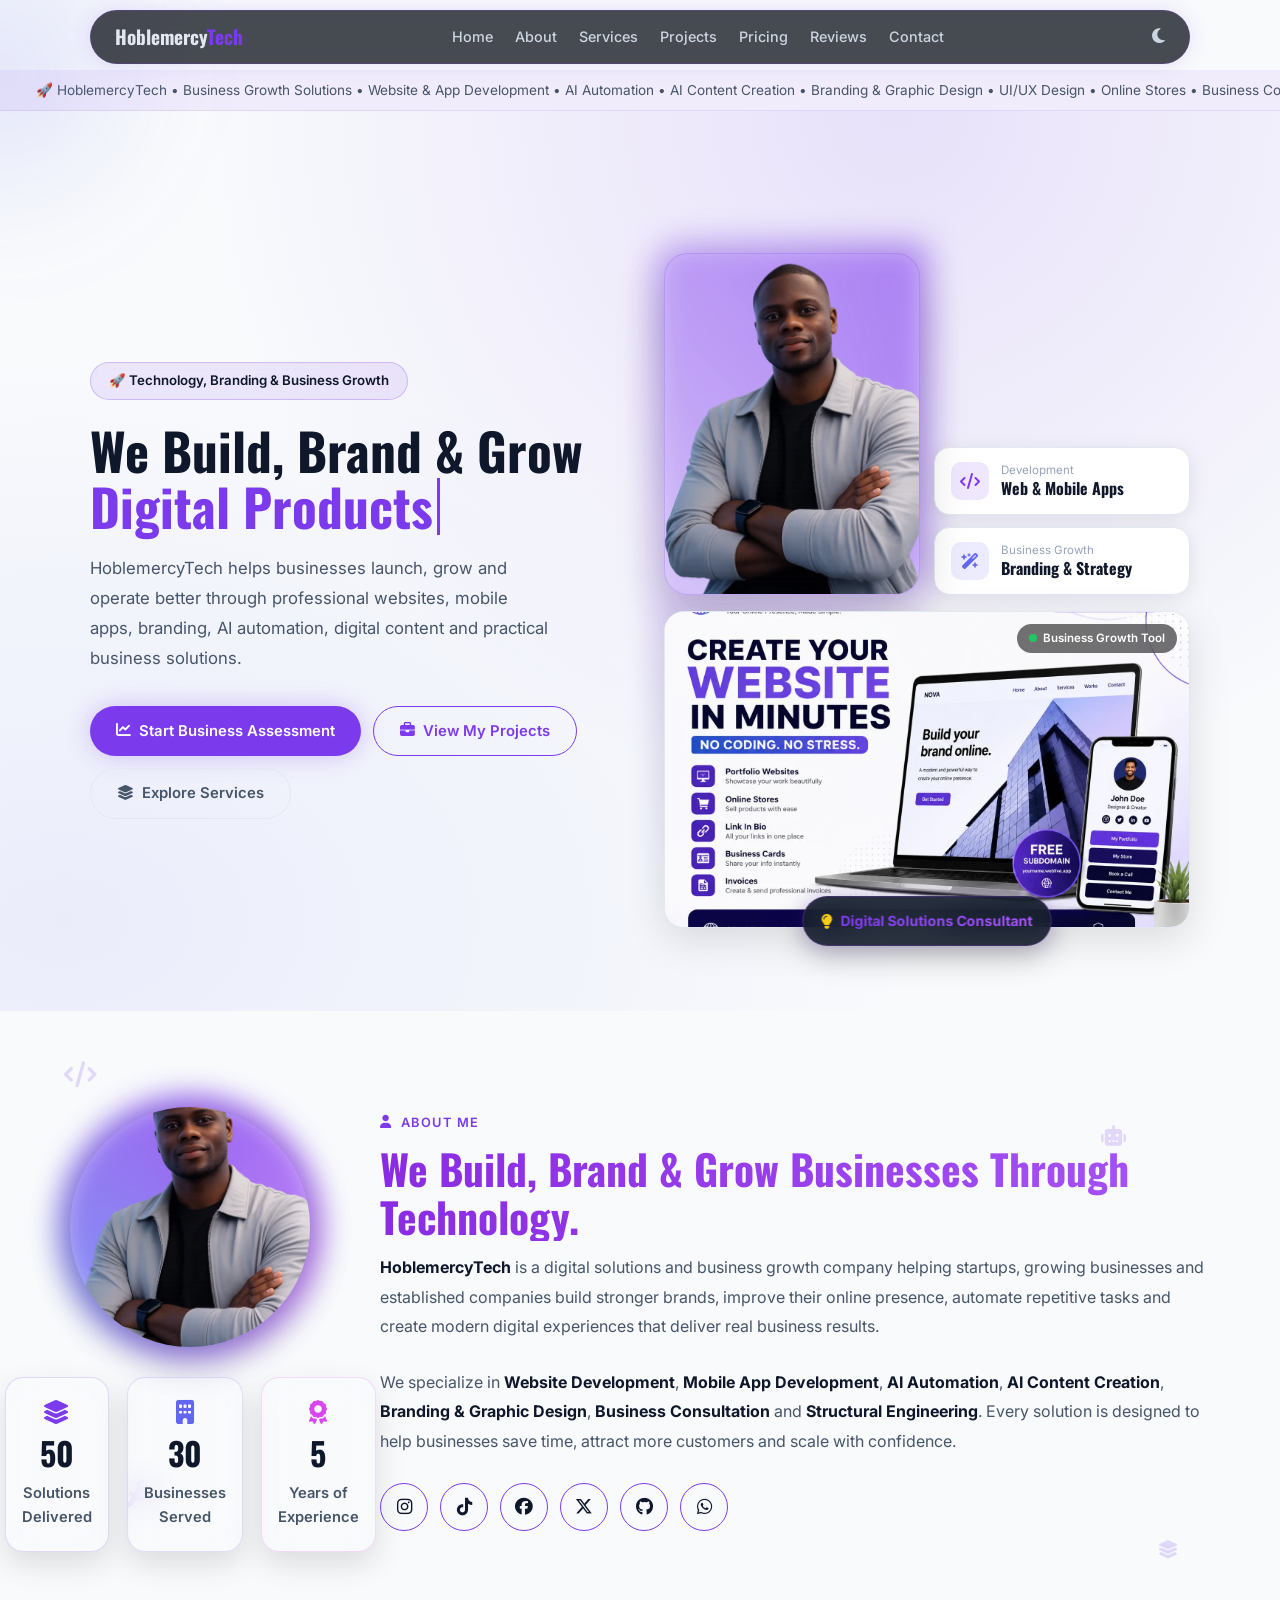
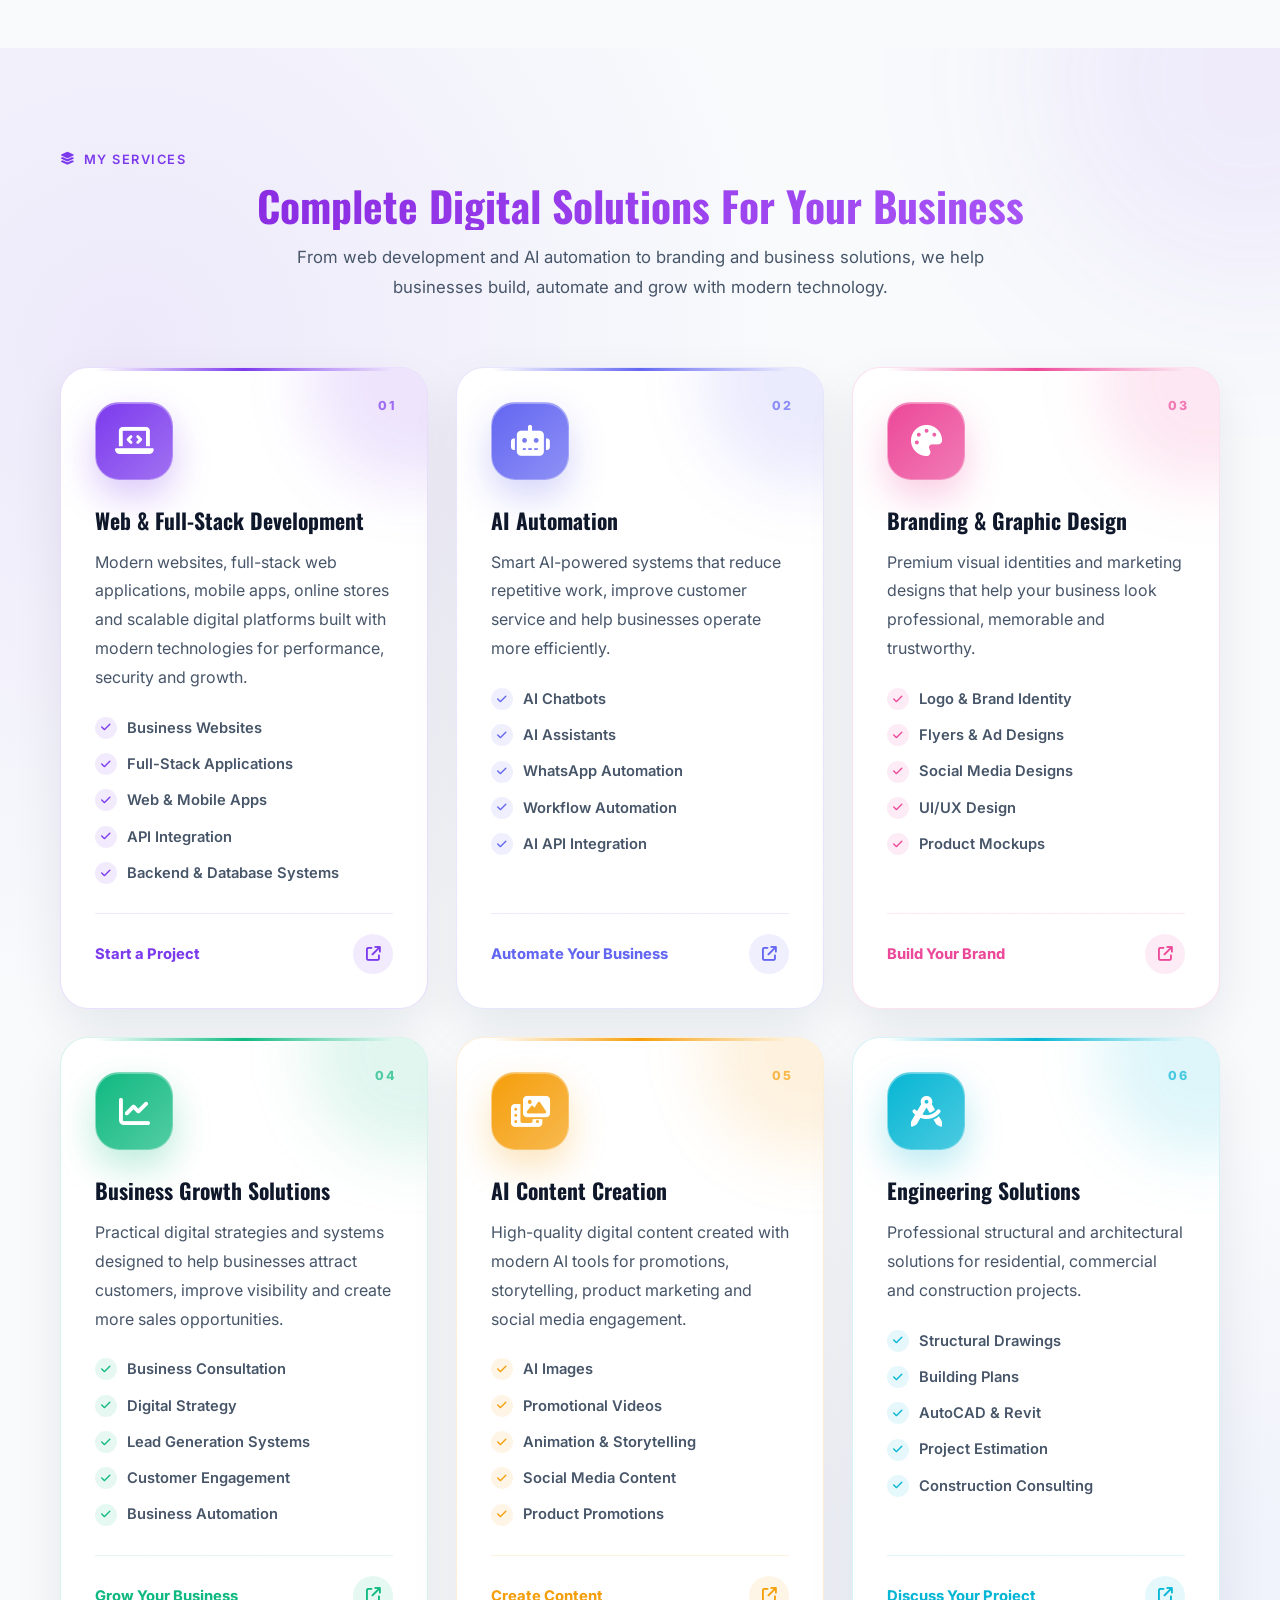
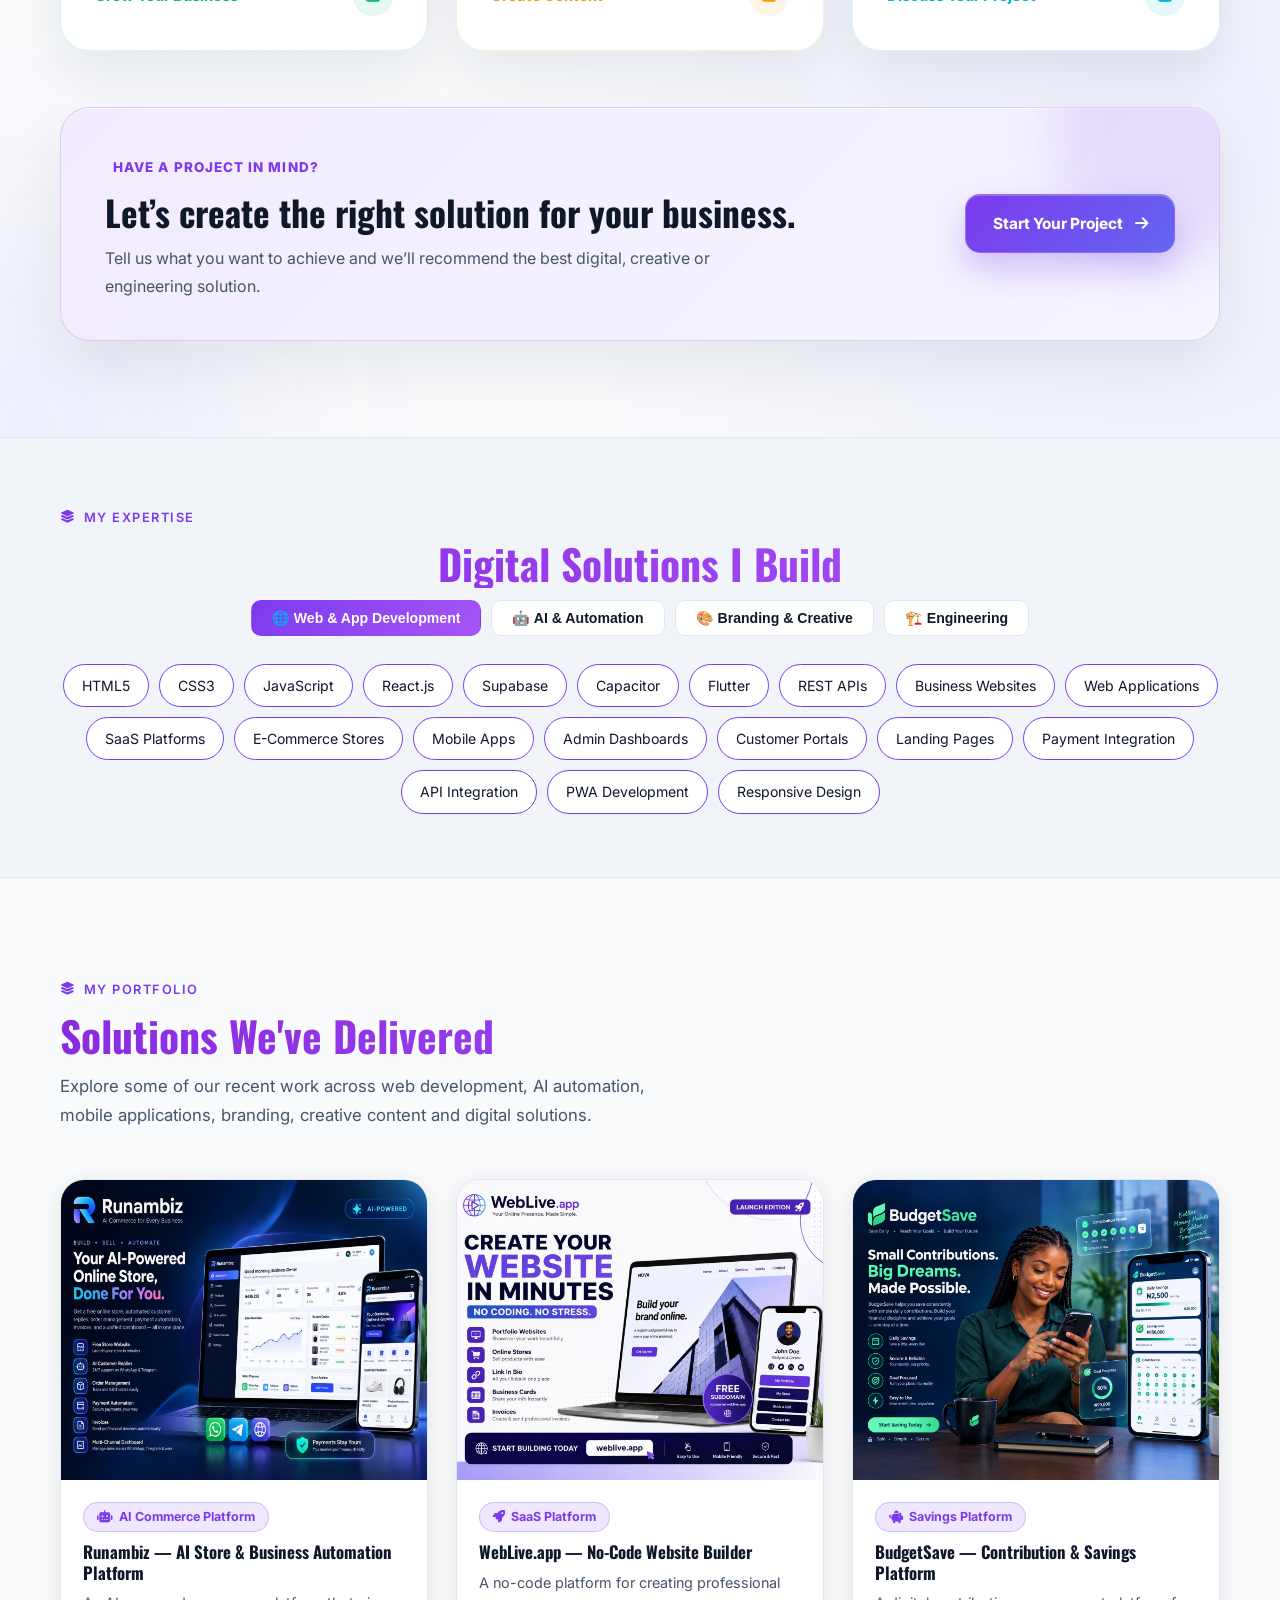
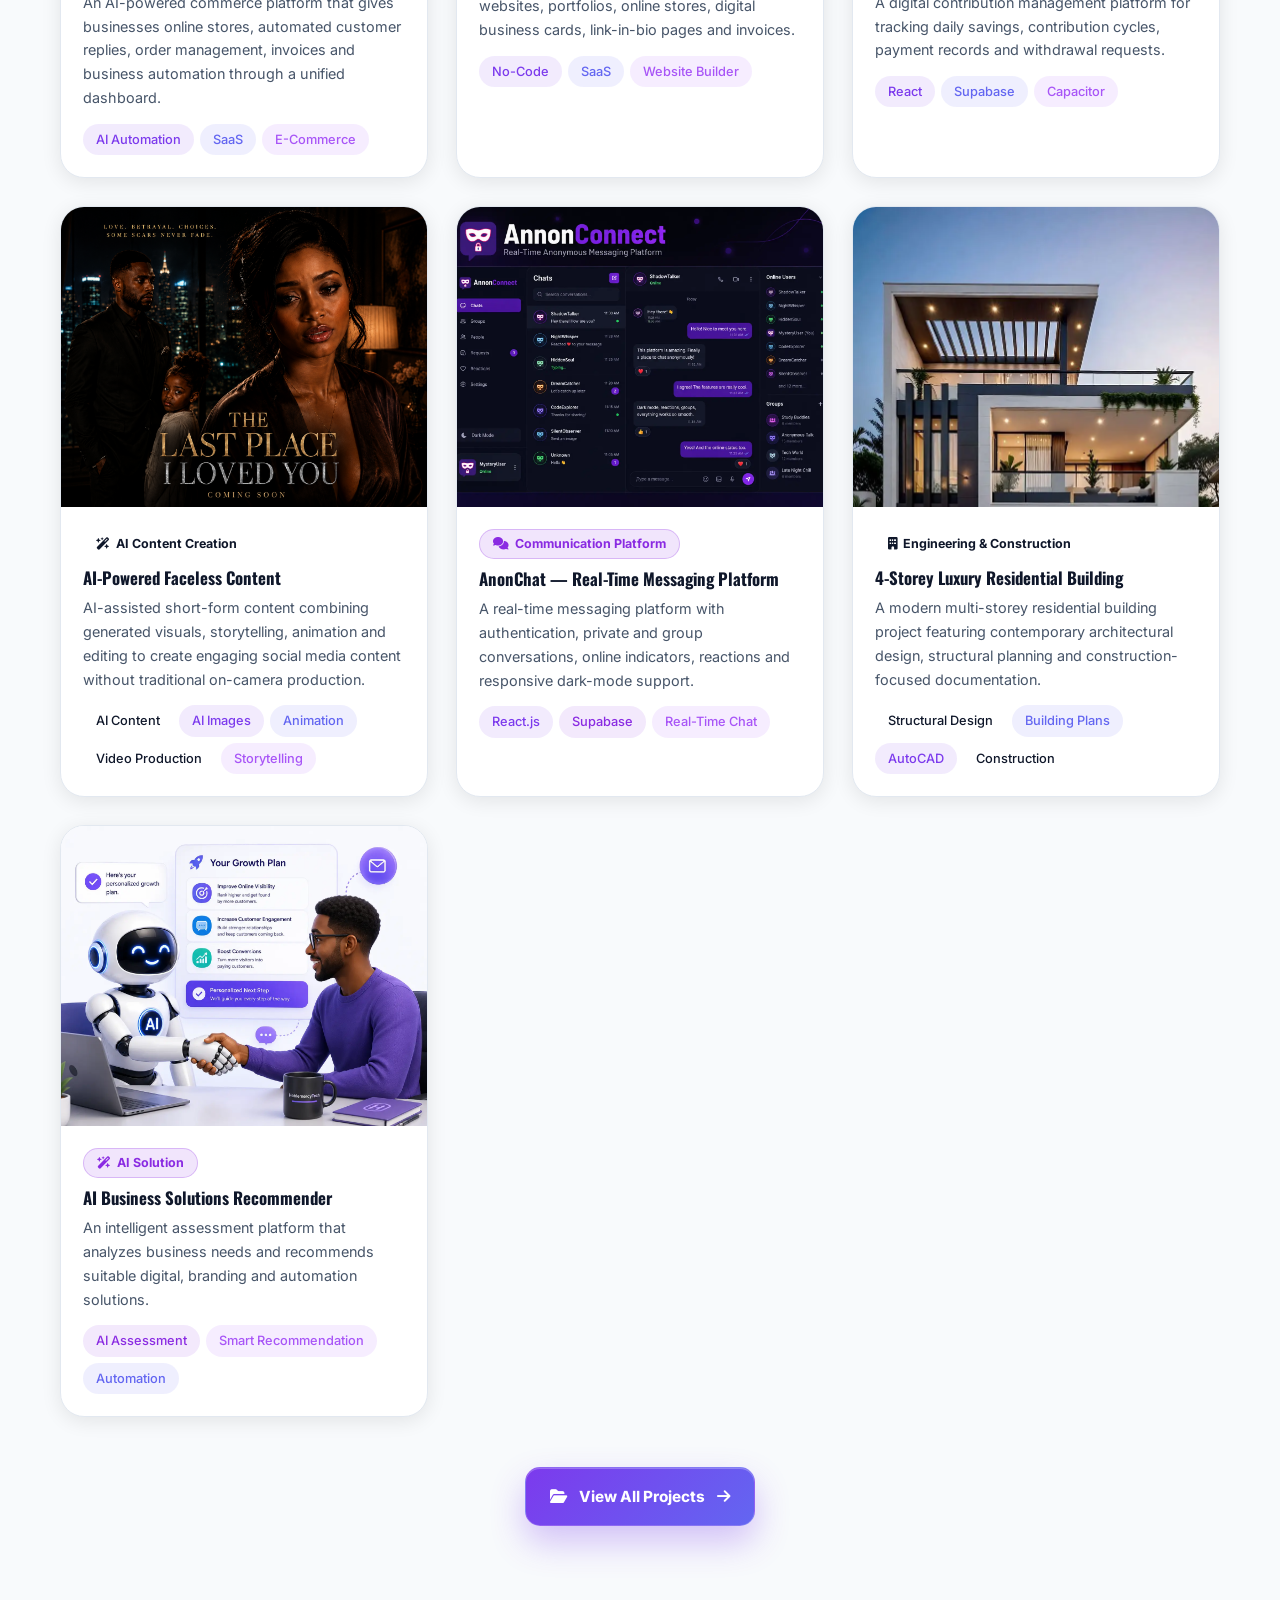
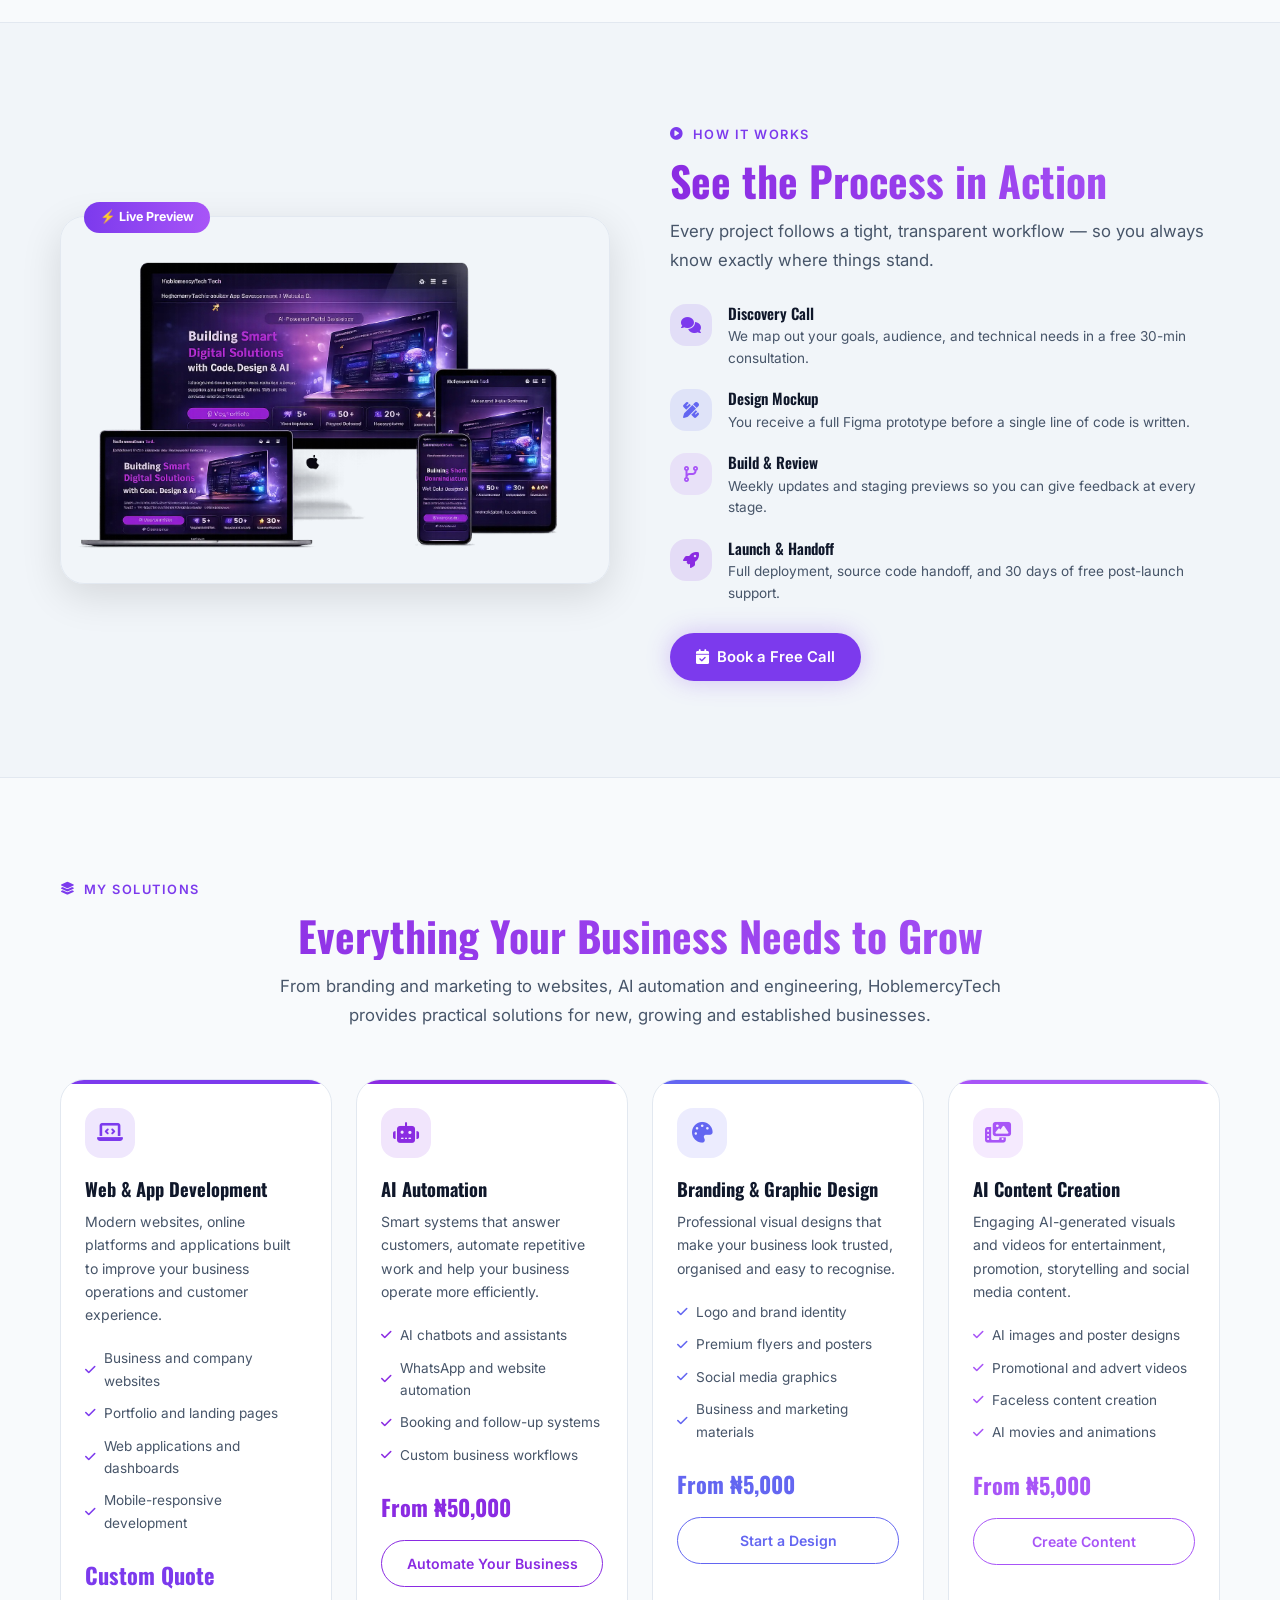
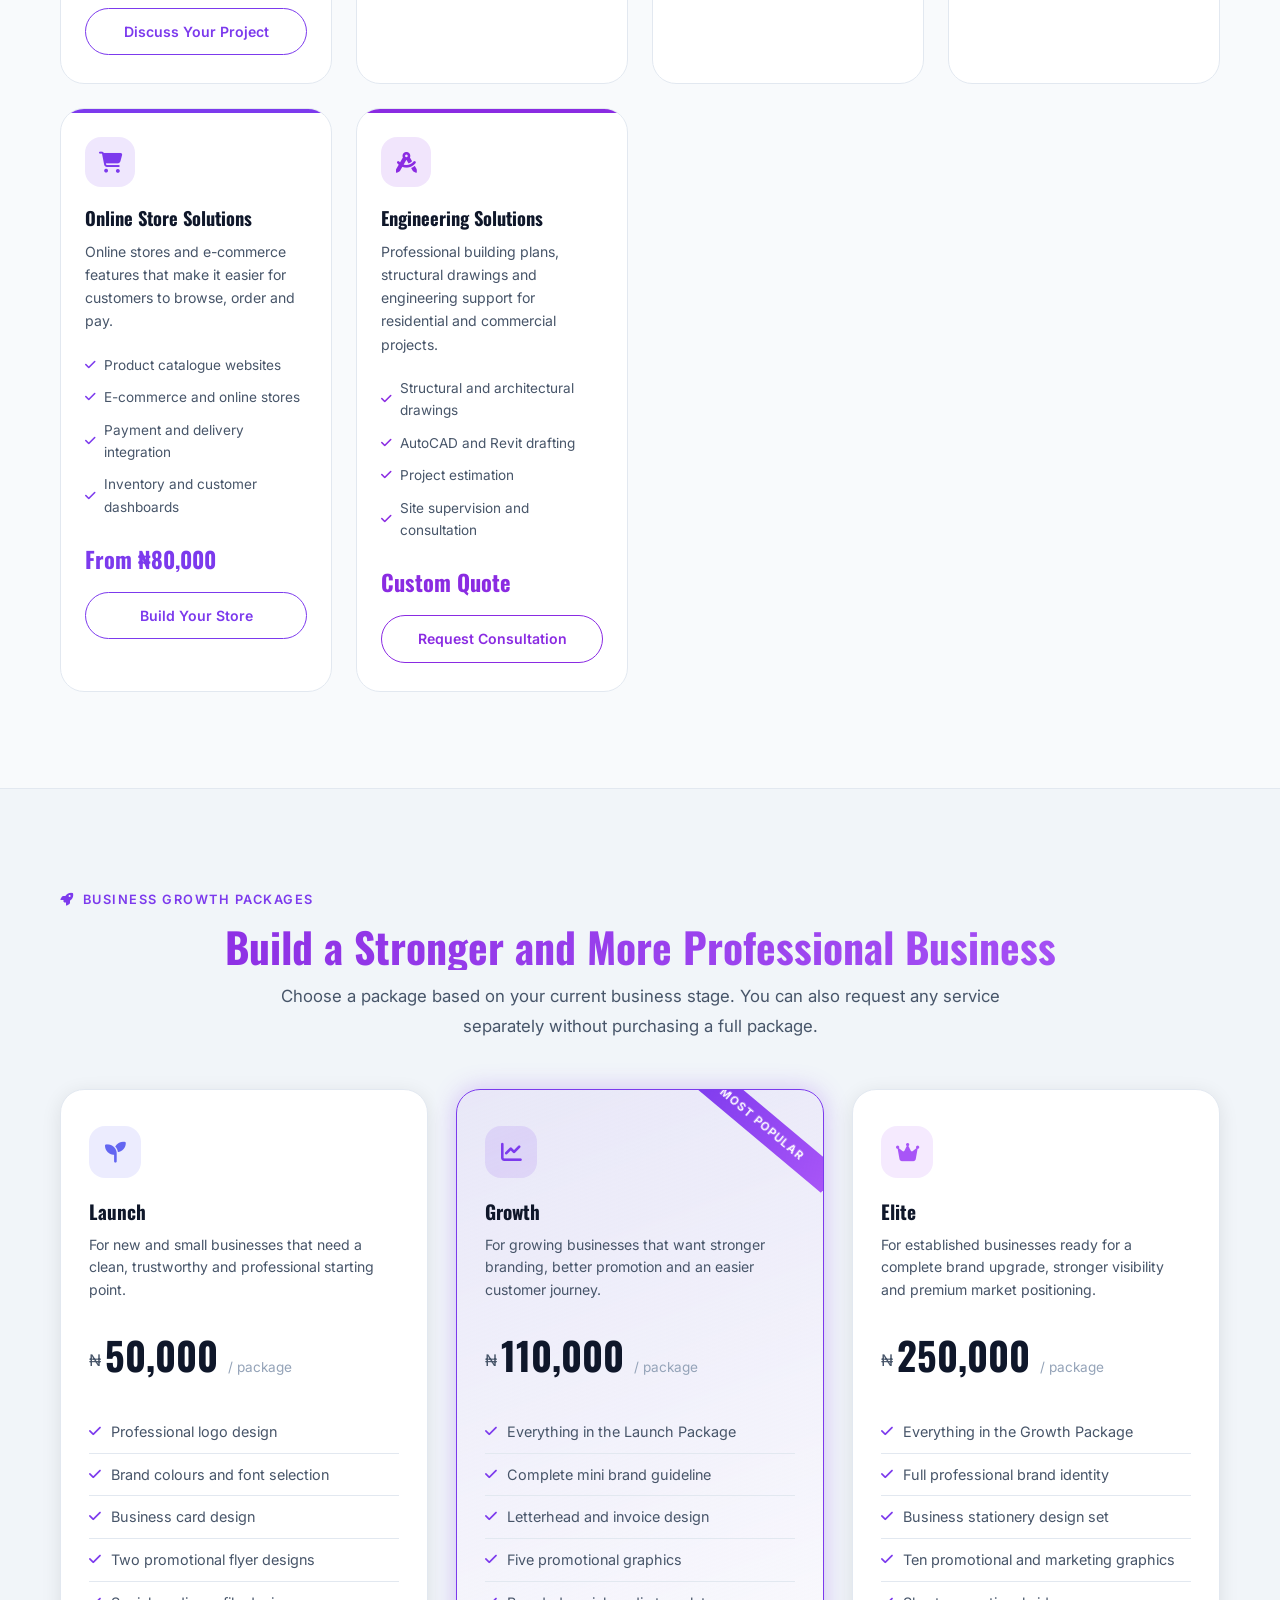
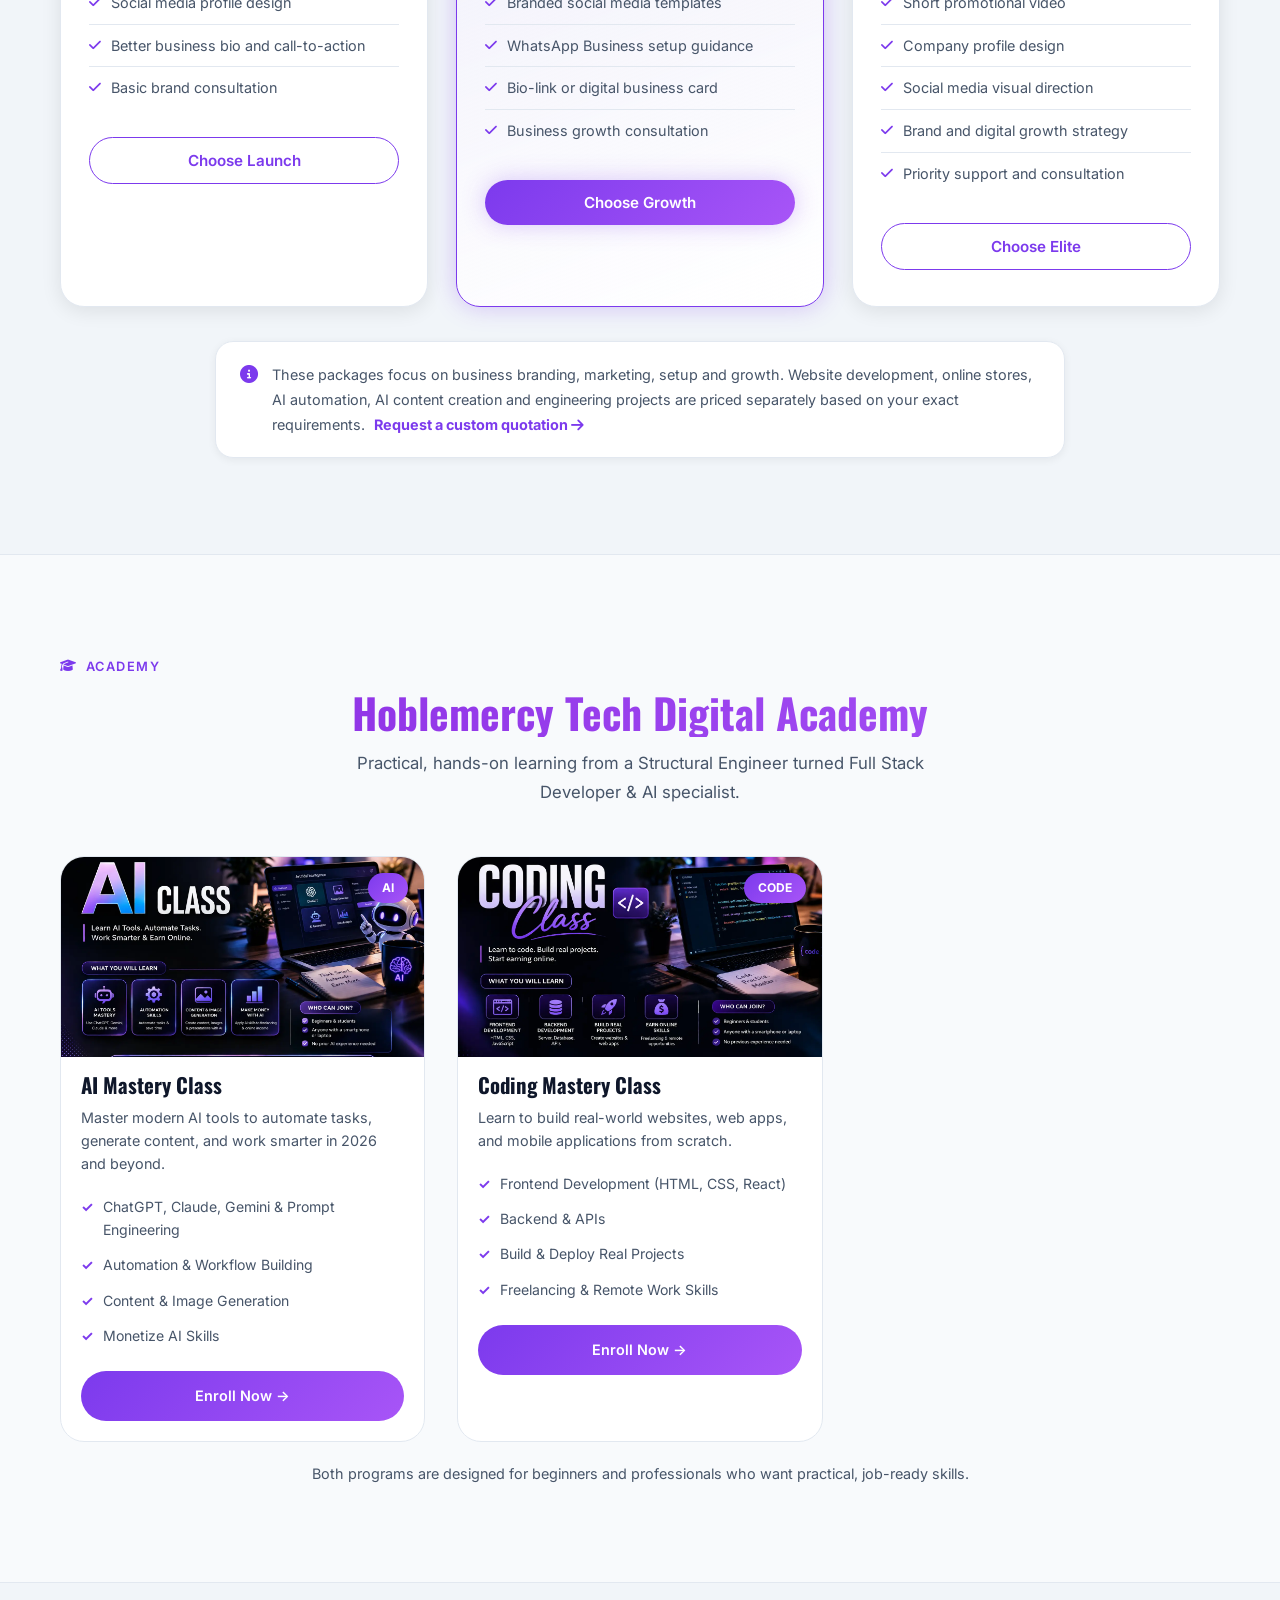
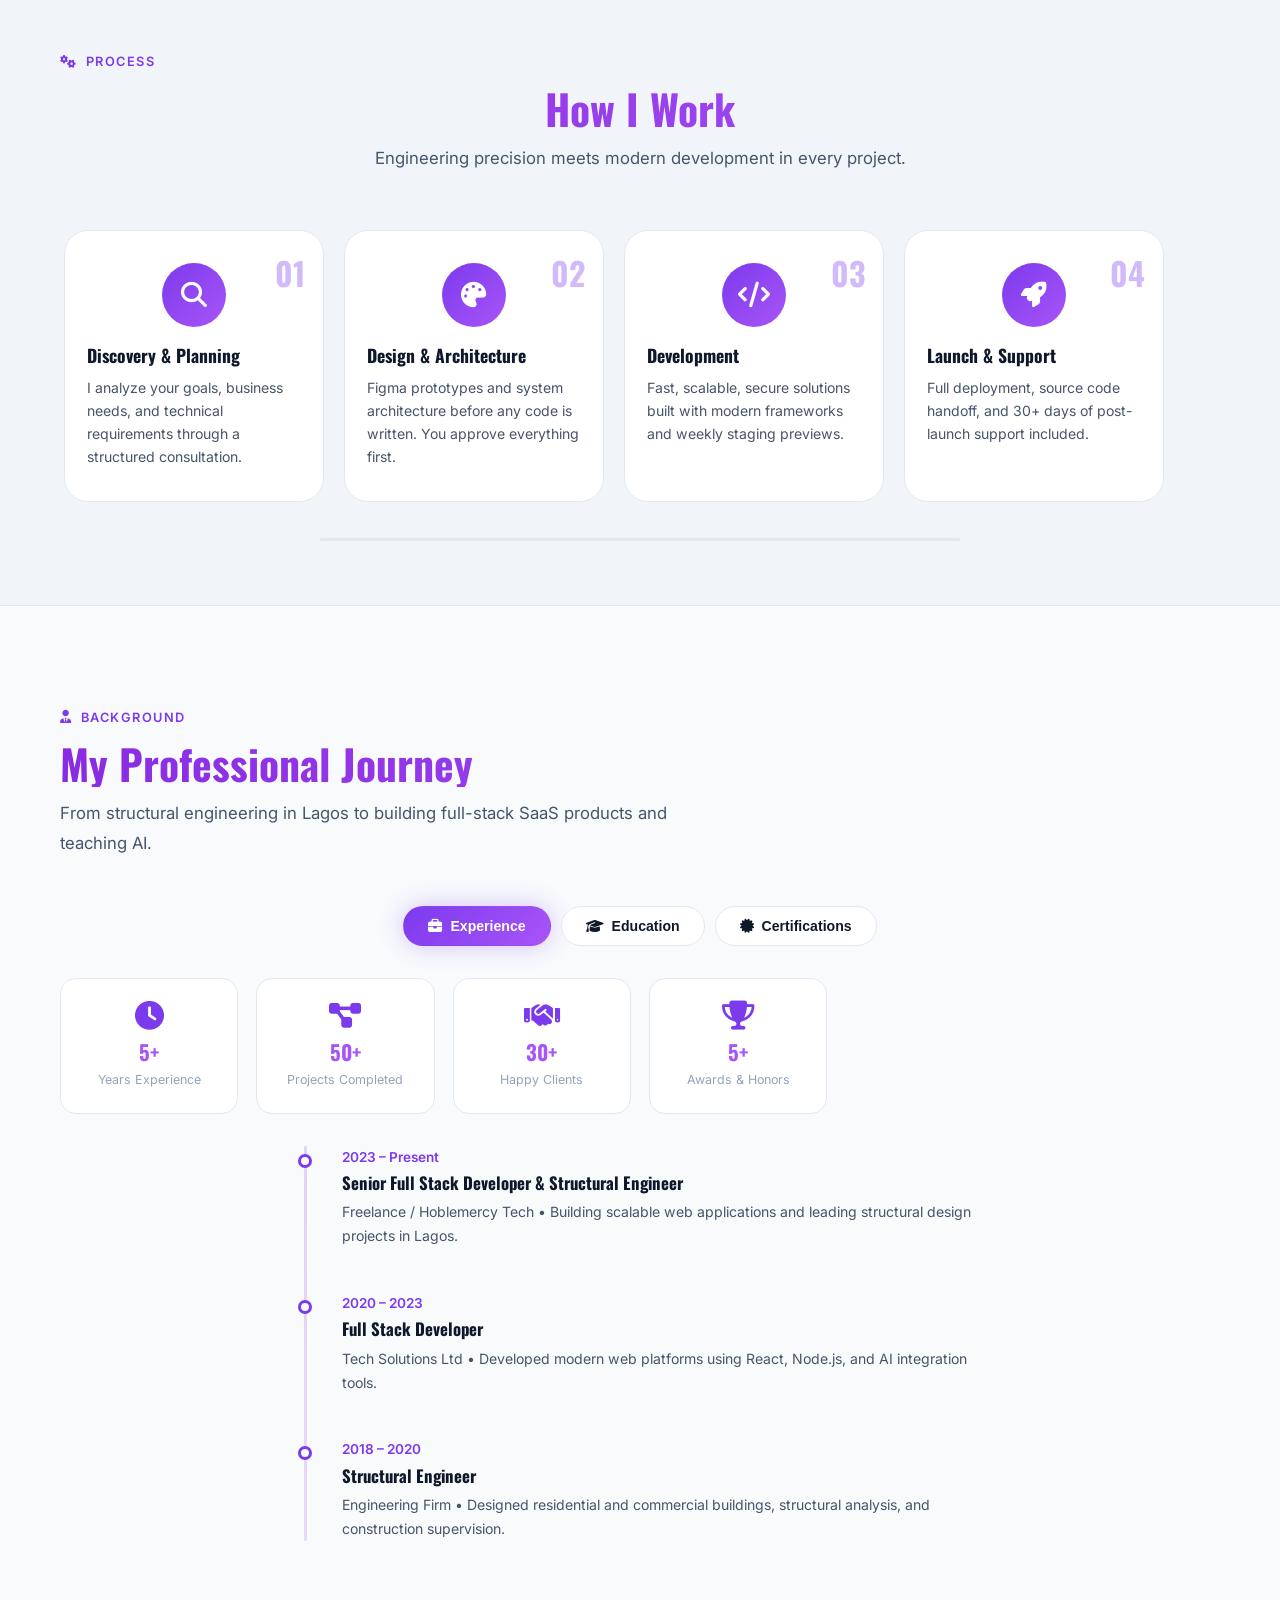
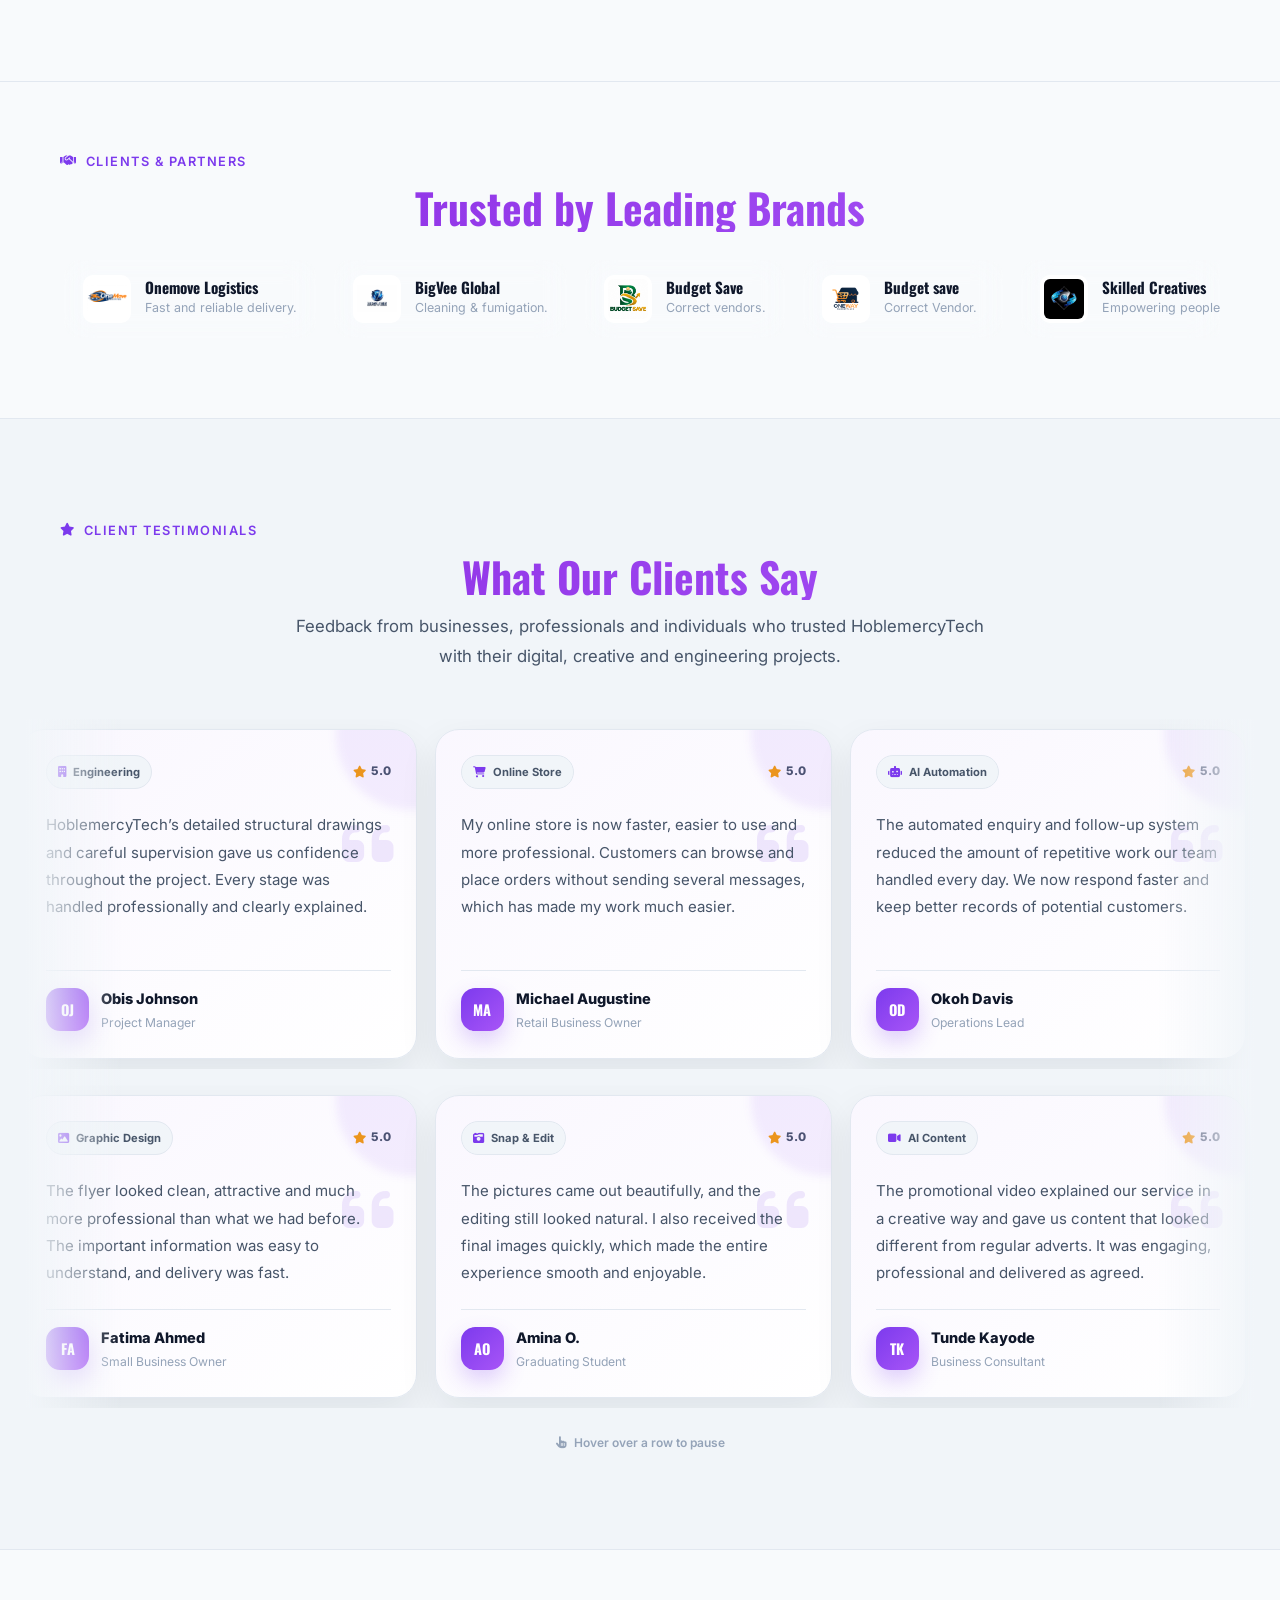
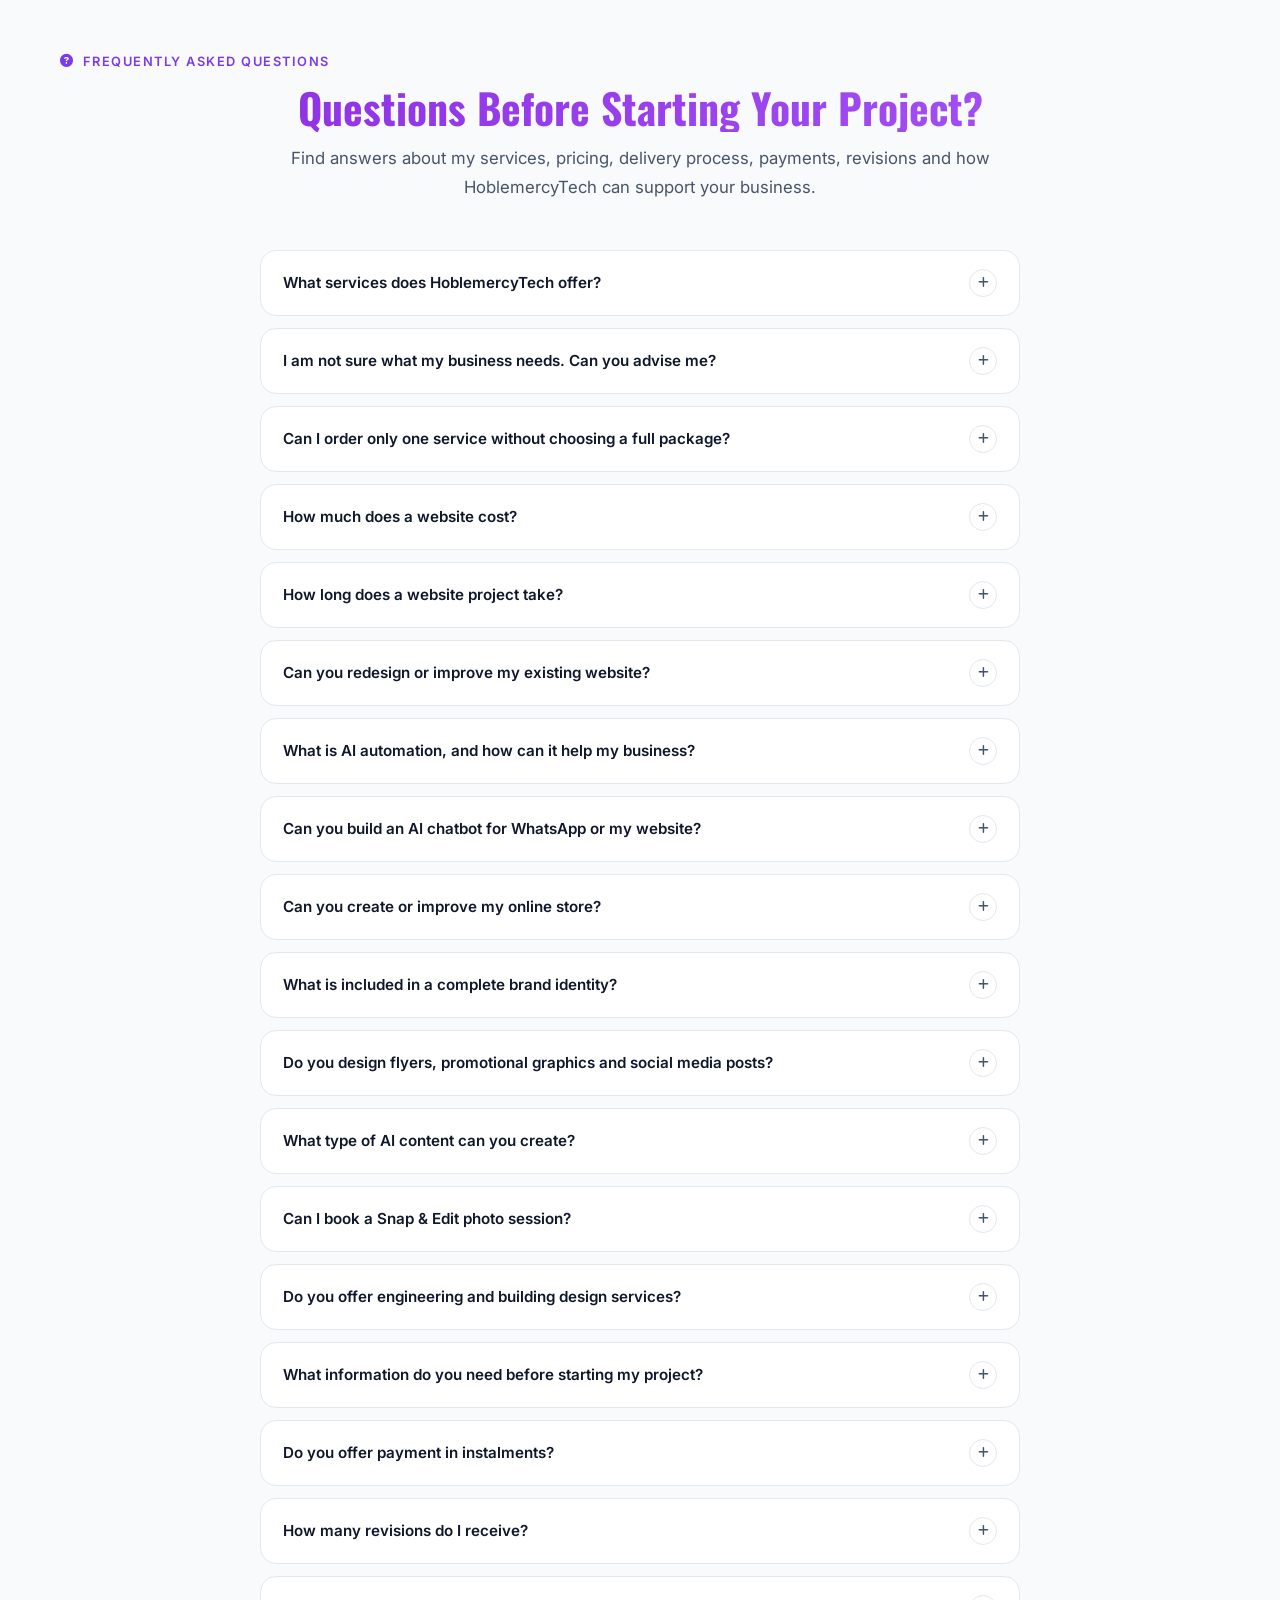
<file: index.html>
<!DOCTYPE html>
<html lang="en">
<head>
  <meta charset="UTF-8">
  <meta name="viewport" content="width=device-width, initial-scale=1.0">
  
  <!-- Primary SEO -->
  <title>HoblemercyTech | Full Stack Developer, AI Specialist & Graphic Designer</title>
  <meta name="description" content="HoblemercyTech combines full-stack development, AI automation,AI Content Creation, graphic design, and structural engineering into one studio. Building modern websites, AI-powered tools, and digital solutions for businesses worldwide.">
  <meta name="author" content="HoblemercyTech">
  <meta name="robots" content="index, follow">
  <meta name="theme-color" content="#8A2BE2">
  <meta name="format-detection" content="telephone=no">
  
  <!-- Google Search Console -->
<meta name="google-site-verification" content="vBsruC_sjSA40jxRmuPP72nlDfGOfFdN5fM40V4kMnE" />

  <!-- Canonical -->
  <link rel="canonical" href="https://hoblemercytech.dev">
  
  <!-- Sitemap -->
  <link rel="sitemap" type="application/xml" href="https://hoblemercytech.dev/sitemap.xml">
  
  <!-- Favicon -->
  <link rel="shortcut icon" href="/favicon.ico">
  <link rel="icon" href="/favicon.ico" sizes="any">
  <link rel="icon" type="image/png" sizes="32x32" href="/icon-32.png">
  <link rel="icon" type="image/png" sizes="192x192" href="/icon-192.png">
  <link rel="icon" type="image/png" sizes="512x512" href="/icon-512.png">
  <link rel="apple-touch-icon" href="/apple-touch-icon.png">
  
  <!-- Manifest -->
  <link rel="manifest" href="/manifest.json">
  
  <!-- Open Graph -->
  <meta property="og:type" content="website">
  <meta property="og:title" content="HoblemercyTech | Full Stack Developer, AI Specialist & Graphic Designer">
  <meta property="og:description" content="Building modern websites, AI-powered tools, graphic design solutions, and digital products for businesses worldwide.">
  <meta property="og:url" content="https://hoblemercytech.dev">
  <meta property="og:site_name" content="HoblemercyTech">
  <meta property="og:locale" content="en_NG">
  <meta property="og:image" content="https://hoblemercytech.dev/og-image.webp">
  <meta property="og:image:type" content="image/webp">
  <meta property="og:image:width" content="1200">
  <meta property="og:image:height" content="630">
  
  <!-- Twitter -->
  <meta name="twitter:card" content="summary_large_image">
  <meta name="twitter:title" content="HoblemercyTech | Full Stack Developer, AI Specialist & Graphic Designer">
  <meta name="twitter:description" content="Building modern websites, AI-powered tools, graphic design solutions, and digital products.">
  <meta name="twitter:image" content="https://hoblemercytech.dev/og-image.webp">
  <meta name="twitter:site" content="@hoblemercytech">
  <meta name="twitter:creator" content="@hoblemercytech">
  
  <!-- Fonts -->
  <link rel="preconnect" href="https://fonts.googleapis.com">
  <link rel="preconnect" href="https://fonts.gstatic.com" crossorigin>
  
  <link href="https://fonts.googleapis.com/css2?family=Oswald:wght@400;600;700&family=Inter:wght@400;500;600;700&display=swap" rel="stylesheet">
  
  <!-- Font Awesome -->
  <link rel="stylesheet" href="https://cdnjs.cloudflare.com/ajax/libs/font-awesome/6.5.0/css/all.min.css">
  
  <!-- Custom CSS -->
  <link rel="stylesheet" href="hero-fixes.css">
  
  <!-- Person Schema -->
  <script type="application/ld+json">
    {
      "@context": "https://schema.org",
      "@type": "Person",
      "name": "HoblemercyTech",
      "url": "https://hoblemercytech.dev",
      "image": "https://hoblemercytech.dev/me.webp",
      "logo": "https://hoblemercytech.dev/logo.png",
      "email": "hoblemercytech@gmail.com",
      "telephone": "+2348169941984",
      "jobTitle": "Full Stack Developer, AI Specialist, Graphic Designer & Structural Engineer",
      "address": {
        "@type": "PostalAddress",
        "addressLocality": "Ibadan",
        "addressCountry": "NG"
      },
      "knowsAbout": [
        "Web Development",
        "Full Stack Development",
        "Artificial Intelligence",
        "AI Automation",
        "AI Content Creation",
        "Graphic Design",
        "Structural Engineering"
      ],
      "sameAs": [
        "https://www.instagram.com/hoblemercytech",
        "https://www.tiktok.com/@hoblemercytech",
        "https://github.com/hoblemercyTech",
        "https://x.com/hoblemercytech"
      ]
    }
  </script>
  
  <!-- Organization Schema -->
  <script type="application/ld+json">
    {
      "@context": "https://schema.org",
      "@type": "Organization",
      "name": "HoblemercyTech",
      "url": "https://hoblemercytech.dev",
      "logo": "https://hoblemercytech.dev/logo.png"
    }
  </script>
  
  <!-- Website Schema -->
  <script type="application/ld+json">
    {
      "@context": "https://schema.org",
      "@type": "WebSite",
      "name": "HoblemercyTech",
      "url": "https://hoblemercytech.dev"
    }
  </script>
  
  <style>
    /* ===== TOKENS ===== */
    :root {
      --bg-primary: #F8FAFC;
      --bg-secondary: #FFFFFF;
      --bg-muted: #F1F5F9;
      --text-primary: #0F172A;
      --text-secondary: #475569;
      --text-muted: #94A3B8;

      /* Brand palette — 4 purposeful variants */
      --violet:  #7C3AED; /* primary actions, CTAs */
      --purple:  #8A2BE2; /* headings, accents */
      --indigo:  #6366F1; /* tags, badges, highlights */
      --fuchsia: #A855F7; /* hover states, gradient end */

      --brand-primary:   var(--violet);
      --brand-secondary: var(--purple);
      --brand-accent:    var(--fuchsia);
      --brand-support:   var(--indigo);

      --border-color: #E2E8F0;
      --card-bg: #FFFFFF;
      --shadow-sm: 0 2px 8px rgba(0,0,0,0.06);
      --shadow-md: 0 4px 20px rgba(0,0,0,0.09);
      --shadow-lg: 0 12px 40px rgba(0,0,0,0.12);
      --glow:       0 0 24px rgba(124,58,237,0.28);
      --glow-lg:    0 0 40px rgba(124,58,237,0.4);

      --radius-sm: 10px;
      --radius-md: 16px;
      --radius-lg: 24px;
      --radius-full: 999px;

      --space-xs: 8px;
      --space-sm: 16px;
      --space-md: 32px;
      --space-lg: 64px;
      --space-xl: 96px;
    }

    [data-theme="dark"] {
      --bg-primary:  #0B0F19;
      --bg-secondary:#111827;
      --bg-muted:    #1A2235;
      --text-primary:#E2E8F0;
      --text-secondary:#94A3B8;
      --text-muted:  #64748B;
      --violet:  #8B5CF6;
      --purple:  #A78BFA;
      --indigo:  #818CF8;
      --fuchsia: #C084FC;
      --border-color:#1E293B;
      --card-bg: #111827;
      --shadow-sm: 0 2px 8px rgba(0,0,0,0.4);
      --shadow-md: 0 6px 24px rgba(0,0,0,0.5);
      --shadow-lg: 0 16px 48px rgba(0,0,0,0.6);
      --glow:    0 0 28px rgba(139,92,246,0.45);
      --glow-lg: 0 0 50px rgba(139,92,246,0.55);
    }

    /* ===== RESET ===== */
    *, *::before, *::after { margin:0; padding:0; box-sizing:border-box; }
    html { scroll-behavior:smooth; font-size:16px; }
    body {
      font-family: "Inter", sans-serif;
      background: var(--bg-primary);
      color: var(--text-primary);
      line-height: 1.65;
      overflow-x: hidden;
      transition: background-color 0.4s, color 0.4s;
    }
    h1,h2,h3,h4,h5 { font-family:"Oswald",sans-serif; line-height:1.2; }
    img { max-width:100%; display:block; }
    a { text-decoration:none; }
    ul { list-style:none; }
    @media (prefers-reduced-motion: reduce) {
      *, *::before, *::after { animation-duration:0.01ms !important; transition-duration:0.01ms !important; }
    }

    /* ===== LOADER ===== */
    .premium-loader {
      position:fixed; inset:0;
      background:var(--bg-primary);
      display:none; align-items:center; justify-content:center;
      z-index:99999; opacity:0; transition:opacity 0.4s;
    }
    .premium-loader.active { display:flex; opacity:1; }
    .spinner {
      width:56px; height:56px;
      border:4px solid rgba(124,58,237,0.2);
      border-top-color:var(--violet);
      border-radius:50%; animation:spin 0.85s linear infinite;
      margin:14px auto; box-shadow:var(--glow);
    }
    @keyframes spin { to { transform:rotate(360deg); } }
    .loader-title { font-size:1.5rem; font-weight:700; font-family:"Oswald",sans-serif; }
    .loader-title .tech { color:var(--violet); }
    .loader-text { font-size:0.85rem; color:var(--text-secondary); animation:textFade 1.5s ease-in-out infinite alternate; }
    @keyframes textFade { from{opacity:0.5} to{opacity:1} }

    /* ===== HEADER ===== */
    .header {
      position:fixed; top:10px; left:50%; transform:translateX(-50%);
      width:calc(100% - 24px); max-width:1100px;
      padding:10px 24px; border-radius:var(--radius-full);
      background:rgba(11,15,25,0.75); backdrop-filter:blur(14px);
      border:1px solid rgba(124,58,237,0.22);
      box-shadow:0 0 20px rgba(124,58,237,0.15);
      z-index:1000; display:flex; align-items:center; justify-content:space-between; gap:12px;
      transition:box-shadow 0.3s;
    }
    .header:hover { box-shadow:0 0 32px rgba(124,58,237,0.35); }
    .logo-text { font-family:"Oswald",sans-serif; font-size:1.2rem; font-weight:700; color:#E2E8F0; white-space:nowrap; }
    .logo-text span { color:var(--violet); }
    .nav-links { display:flex; gap:22px; }
    .nav-links a { color:#CBD5E1; font-size:0.9rem; font-weight:500; transition:color 0.25s; }
    .nav-links a:hover { color:var(--fuchsia); }
    .header-icons { display:flex; align-items:center; gap:12px; }
    #themeToggle {
      font-size:17px; cursor:pointer; color:#CBD5E1;
      background:none; border:none; transition:all 0.3s;
    }
    #themeToggle:hover { color:var(--violet); transform:rotate(20deg) scale(1.15); }
    .menu-icon { font-size:21px; cursor:pointer; color:#CBD5E1; background:none; border:none; display:none; transition:0.3s; }
    .menu-icon:hover { color:var(--violet); }

    /* ===== SIDENAV ===== */
    .sidenav {
      position:fixed; inset:0; background:var(--bg-primary);
      display:flex; flex-direction:column; padding:24px 28px;
      z-index:2000; opacity:0; pointer-events:none;
      transform:translateX(-100%); transition:all 0.4s cubic-bezier(0.4,0,0.2,1);
      overflow-y:auto;
    }
    .sidenav.active { opacity:1; pointer-events:auto; transform:translateX(0); }
    .sidenav-header { display:flex; justify-content:space-between; align-items:center; margin-bottom:36px; }
    .sidenav-logo { font-family:"Oswald",sans-serif; font-size:1.3rem; font-weight:700; color:var(--text-primary); }
    .sidenav-logo span { color:var(--violet); }
    .close-btn { font-size:20px; cursor:pointer; color:var(--text-primary); background:none; border:none; transition:0.3s; }
    .close-btn:hover { color:var(--violet); transform:rotate(90deg); }
    .sidenav ul li { border-bottom:1px solid var(--border-color); opacity:0; transform:translateY(14px); transition:all 0.4s ease; }
    .sidenav.active ul li { opacity:1; transform:translateY(0); }
    .sidenav.active ul li:nth-child(1){transition-delay:.07s}
    .sidenav.active ul li:nth-child(2){transition-delay:.14s}
    .sidenav.active ul li:nth-child(3){transition-delay:.21s}
    .sidenav.active ul li:nth-child(4){transition-delay:.28s}
    .sidenav.active ul li:nth-child(5){transition-delay:.35s}
    .sidenav.active ul li:nth-child(6){transition-delay:.42s}
    .sidenav ul li a { display:flex; align-items:center; gap:12px; padding:15px 4px; color:var(--text-primary); font-size:1.05rem; font-weight:500; transition:0.3s; }
    .sidenav ul li a i { color:var(--violet); width:20px; }
    .sidenav ul li a:hover { color:var(--violet); padding-left:10px; }
    .sidenav-actions { display:flex; flex-wrap:wrap; gap:10px; margin-top:28px; padding-top:20px; border-top:1px solid var(--border-color); }
    .btn-pill { padding:10px 22px; border-radius:var(--radius-full); font-size:0.88rem; font-weight:600; display:inline-flex; align-items:center; gap:8px; transition:0.3s; }
    .btn-pill-primary { background:var(--violet); color:#fff; box-shadow:var(--glow); }
    .btn-pill-primary:hover { transform:scale(1.05); }
    .btn-pill-secondary { border:1.5px solid var(--violet); color:var(--violet); }
    .btn-pill-secondary:hover { background:var(--violet); color:#fff; }

    /* ===== ANNOUNCEMENT BAR ===== */
    .announcement-bar { margin-top:70px; overflow:hidden; background:rgba(124,58,237,0.07); border-bottom:1px solid rgba(124,58,237,0.12); padding:9px 0; }
    .announcement-track { display:flex; width:max-content; animation:scroll-left 22s linear infinite; }
    .announcement-track span { white-space:nowrap; padding:0 36px; color:var(--text-secondary); font-size:0.85rem; }
    @keyframes scroll-left { from{transform:translateX(0)} to{transform:translateX(-50%)} }

    /* ===== CURSOR ===== */
    .cursor-glow { position:fixed; width:340px; height:340px; pointer-events:none; border-radius:50%; background:radial-gradient(circle,rgba(99,102,241,0.18),transparent 70%); filter:blur(55px); transform:translate(-50%,-50%); z-index:0; will-change:left,top; }

    /* ===== SECTION HELPERS ===== */
    .section-wrap { padding:var(--space-xl) 20px; }
    .section-wrap--tight { padding:var(--space-lg) 20px; }
    .container-lg { max-width:1160px; margin:0 auto; }

    .section-eyebrow { display:inline-flex; align-items:center; gap:8px; font-size:0.8rem; font-weight:600; letter-spacing:1.5px; text-transform:uppercase; color:var(--violet); margin-bottom:12px; }
    .section-title {
      font-family:"Oswald",sans-serif; font-size:clamp(1.8rem,4vw,2.6rem); font-weight:700;
      background:linear-gradient(90deg, var(--purple), var(--fuchsia), var(--indigo), var(--purple));
      background-size:300% 100%; -webkit-background-clip:text; -webkit-text-fill-color:transparent;
      animation:gradientMove 7s ease infinite; margin-bottom:12px; line-height:1.15;
    }
    @keyframes gradientMove { 0%{background-position:0% 50%} 50%{background-position:100% 50%} 100%{background-position:0% 50%} }
    .section-subtitle { color:var(--text-secondary); font-size:clamp(0.95rem,2vw,1.05rem); line-height:1.75; max-width:640px; margin-bottom:48px; }

    /* ===== REVEAL ===== */
    .reveal { opacity:0; transform:translateY(28px); transition:all 0.75s cubic-bezier(0.25,0.46,0.45,0.94); }
    .reveal.active { opacity:1; transform:translateY(0); }

    /* ===== BADGE VARIANTS (4 color classes) ===== */
    .badge { display:inline-flex; align-items:center; gap:6px; font-size:0.78rem; font-weight:700; padding:4px 13px; border-radius:var(--radius-full); }
    .badge--violet  { background:rgba(124,58,237,0.12); color:var(--violet); border:1px solid rgba(124,58,237,0.25); }
    .badge--purple  { background:rgba(138,43,226,0.12); color:var(--purple); border:1px solid rgba(138,43,226,0.25); }
    .badge--indigo  { background:rgba(99,102,241,0.12); color:var(--indigo); border:1px solid rgba(99,102,241,0.25); }
    .badge--fuchsia { background:rgba(168,85,247,0.12); color:var(--fuchsia); border:1px solid rgba(168,85,247,0.25); }

    /* ===== TAG VARIANTS ===== */
    .tag { padding:5px 13px; border-radius:var(--radius-full); font-size:0.8rem; font-weight:500; }
    .tag--violet  { background:rgba(124,58,237,0.1); color:var(--violet); }
    .tag--purple  { background:rgba(138,43,226,0.1); color:var(--purple); }
    .tag--indigo  { background:rgba(99,102,241,0.1);  color:var(--indigo); }
    .tag--fuchsia { background:rgba(168,85,247,0.1);  color:var(--fuchsia); }

    /* ===== HERO ===== */
    .hero {
    min-height: 100vh;
    display: flex;
    flex-direction: column;
    align-items: center;
    justify-content: center;
    padding: 130px 20px 72px;
    background:
      radial-gradient(ellipse at 70% 0%, rgba(124,58,237,0.13), transparent 55%),
      radial-gradient(ellipse at 5% 90%, rgba(99,102,241,0.09), transparent 50%);
    gap: 60px;
  }

  .hero-inner {
    display: grid;
    grid-template-columns: 1fr 1fr;
    gap: 48px;
    align-items: center;
    width: 100%;
    max-width: 1100px;
  }

  /* ---- LEFT: text ---- */
  .hero-content { display: flex; flex-direction: column; }

  .hero-badge {
    display: inline-flex;
    align-items: center;
    gap: 8px;
    background: rgba(124,58,237,0.1);
    border: 1px solid rgba(124,58,237,0.25);
    padding: 7px 18px;
    border-radius: 999px;
    font-size: 0.83rem;
    font-weight: 600;
    margin-bottom: 22px;
    width: fit-content;
    color: var(--text-primary);
    backdrop-filter: blur(8px);
  }

  .hero h1 {
    font-size: clamp(2rem, 4.5vw, 3.2rem);
    line-height: 1.1;
    color: var(--text-primary);
    margin-bottom: 18px;
  }

  .typed-wrapper { display: inline-flex; align-items: center; gap: 3px; }
  .typed-text {
    color: var(--violet);
    border-right: 3px solid var(--violet);
    padding-right: 4px;
    animation: blink 0.85s step-end infinite;
  }
  @keyframes blink { 0%,100%{border-color:var(--violet)} 50%{border-color:transparent} }

  .hero-subtitle {
    font-size: clamp(0.93rem, 1.8vw, 1.05rem);
    color: var(--text-secondary);
    line-height: 1.8;
    margin-bottom: 32px;
    max-width: 460px;
  }

  .hero-buttons { display: flex; gap: 12px; flex-wrap: wrap; }

  /* ---- RIGHT: split card ---- */
  .hero-visual {
    display: grid;
    grid-template-rows: auto auto;
    gap: 16px;
    position: relative;
  }

  /* Top: portrait + floating chips */
  .hero-portrait-row {
    display: grid;
    grid-template-columns: 1fr 1fr;
    gap: 14px;
    align-items: end;
  }

  .hero-portrait-wrap {
    position: relative;
    border-radius: 24px;
    overflow: hidden;
    aspect-ratio: 3/4;
    background: rgba(124,58,237,0.08);
    border: 1px solid rgba(124,58,237,0.2);
    box-shadow: 0 20px 50px rgba(0,0,0,0.18);
  }
  .hero-portrait-wrap img {
    width: 100%; height: 100%;
    object-fit: cover;
    display: block;
    transition: transform 0.6s ease;
  }
  .hero-portrait-wrap:hover img { transform: scale(1.04); }

  /* Rotating glow ring around portrait */
  .portrait-glow {
    position: absolute;
    inset: -10px;
    border-radius: 28px;
    background: conic-gradient(from 0deg, transparent 60%, var(--violet) 100%, transparent);
    filter: blur(16px);
    opacity: 0.55;
    animation: rotateGlow 7s linear infinite;
    z-index: -1;
  }

  /* Right column: stacked chips + mockup */
  .hero-right-col {
    display: flex;
    flex-direction: column;
    gap: 12px;
    justify-content: flex-end;
  }

  /* Floating stat chips */
  .hero-chip {
    background: var(--card-bg);
    border: 1px solid var(--border-color);
    border-radius: 16px;
    padding: 14px 16px;
    display: flex;
    align-items: center;
    gap: 12px;
    box-shadow: var(--shadow-md);
    transition: transform 0.3s, box-shadow 0.3s;
    animation: floatChip 4s ease-in-out infinite;
  }
  .hero-chip:nth-child(2) { animation-delay: -1.3s; }
  .hero-chip:nth-child(3) { animation-delay: -2.6s; }
  @keyframes floatChip {
    0%,100% { transform: translateY(0); }
    50%      { transform: translateY(-6px); }
  }
  .hero-chip:hover { transform: translateY(-4px) scale(1.03); box-shadow: var(--glow); }

  .chip-icon {
    width: 38px; height: 38px;
    border-radius: 10px;
    display: flex; align-items: center; justify-content: center;
    font-size: 1rem; flex-shrink: 0;
  }
  .chip-icon--violet  { background: rgba(124,58,237,0.12); color: var(--violet); }
  .chip-icon--indigo  { background: rgba(99,102,241,0.12);  color: var(--indigo); }
  .chip-icon--fuchsia { background: rgba(168,85,247,0.12);  color: var(--fuchsia); }

  .chip-label { font-size: 0.72rem; color: var(--text-muted); line-height: 1; margin-bottom: 3px; }
  .chip-value { font-family: "Oswald", sans-serif; font-size: 1rem; font-weight: 700; color: var(--text-primary); line-height: 1; }

  /* Bottom: mockup card */
  .hero-mockup-card {
    position: relative;
    border-radius: 20px;
    overflow: hidden;
    border: 1px solid var(--border-color);
    box-shadow: var(--shadow-lg);
    background: var(--card-bg);
  }

  .hero-mockup-card img {
    width: 100%;
    display: block;
    aspect-ratio: 16/9;
    object-fit: cover;
    transition: transform 0.5s ease;
  }
  .hero-mockup-card:hover img { transform: scale(1.04); }

  .mockup-overlay {
    position: absolute;
    inset: 0;
    background: linear-gradient(to top, rgba(0,0,0,0.7) 0%, transparent 50%);
    display: flex;
    align-items: flex-end;
    padding: 16px;
    gap: 8px;
    opacity: 0;
    transition: opacity 0.35s;
  }
  .hero-mockup-card:hover .mockup-overlay { opacity: 1; }

  .mockup-tag {
    background: rgba(255,255,255,0.15);
    backdrop-filter: blur(8px);
    color: #fff;
    font-size: 0.75rem;
    font-weight: 600;
    padding: 5px 12px;
    border-radius: 999px;
  }

  .mockup-live-dot {
    position: absolute;
    top: 12px; right: 12px;
    display: flex; align-items: center; gap: 6px;
    background: rgba(0,0,0,0.55);
    backdrop-filter: blur(8px);
    color: #fff;
    font-size: 0.72rem;
    font-weight: 600;
    padding: 5px 12px;
    border-radius: 999px;
  }
  .live-pulse {
    width: 8px; height: 8px;
    background: #22c55e;
    border-radius: 50%;
    animation: pulse 1.5s ease-in-out infinite;
  }
  @keyframes pulse { 0%,100%{opacity:1;transform:scale(1)} 50%{opacity:0.5;transform:scale(1.4)} }

  /* ===== TRUST STATS (unchanged) ===== */
  .hero-trust {
    width: 100%; max-width: 1100px;
    background: rgba(255,255,255,0.03);
    border: 1px solid rgba(255,255,255,0.08);
    border-radius: 24px;
    padding: 28px;
    backdrop-filter: blur(16px);
    position: relative;
    overflow: hidden;
  }
  #trustParticles { position: absolute; inset: 0; z-index: 0; }
  .trust-stats {
    display: grid;
    grid-template-columns: repeat(5, 1fr);
    gap: 14px;
    position: relative; z-index: 1;
  }
  .trust-item {
    display: flex; flex-direction: column; align-items: center;
    gap: 8px; padding: 18px 12px; border-radius: 16px;
    background: rgba(255,255,255,0.02);
    border: 1px solid rgba(255,255,255,0.06);
    text-align: center; transition: all 0.35s;
  }
  .trust-item:hover { transform: translateY(-6px) scale(1.03); border-color: var(--fuchsia); box-shadow: 0 16px 36px rgba(0,0,0,0.35); }
  .trust-icon { width:44px; height:44px; border-radius:12px; display:flex; align-items:center; justify-content:center; background:linear-gradient(135deg,var(--fuchsia),var(--indigo)); color:#fff; font-size:1.05rem; }
  .trust-number { font-family:"Oswald",sans-serif; font-size:1.5rem; font-weight:700; display:block; }
  .trust-label { font-size:0.78rem; color:var(--text-muted); }
  .trust-item.highlight { background:linear-gradient(135deg,rgba(124,58,237,0.12),rgba(99,102,241,0.08)); border-color:var(--violet); box-shadow:0 0 20px rgba(124,58,237,0.2); }
  .trust-footer { text-align:center; font-size:0.8rem; color:var(--text-muted); margin-top:14px; position:relative; z-index:1; }

    /* ===== ABOUT ===== */
    .about-grid { display:grid; grid-template-columns:260px 1fr; gap:60px; align-items:start; }
    .profile-img-wrapper { position:relative; width:240px; height:240px; margin:0 auto; }
    .profile-img-wrapper img { width:100%; height:100%; border-radius:50%; object-fit:cover; position:relative; z-index:2; box-shadow:0 12px 40px rgba(0,0,0,0.2); transition:transform 0.6s cubic-bezier(0.34,1.56,0.64,1); }
    .profile-img-wrapper:hover img { transform:scale(1.06); }
    .glow-ring { position:absolute; inset:-12px; border-radius:50%; background:conic-gradient(from 0deg,var(--violet),var(--fuchsia),var(--indigo),var(--violet)); filter:blur(14px); animation:rotateGlow 8s linear infinite; opacity:0.75; }
    .about-stats { display:flex; gap:16px; flex-wrap:wrap; margin-top:24px; justify-content:center; }
    .stat-mini { text-align:center; padding:16px 18px; background:var(--card-bg); border:1px solid var(--border-color); border-radius:var(--radius-md); transition:all 0.3s; }
    .stat-mini:hover { transform:translateY(-4px); box-shadow:var(--glow); }
    .stat-mini h3 { font-family:"Oswald",sans-serif; font-size:1.5rem; color:var(--fuchsia); }
    .stat-mini p { font-size:0.78rem; color:var(--text-muted); }
    .bio { font-size:1rem; line-height:1.85; color:var(--text-secondary); margin-bottom:26px; }
    .bio strong { color:var(--text-primary); }
    .about-socials { display:flex; gap:12px; flex-wrap:wrap; }
    .social { width:48px; height:48px; border-radius:50%; display:flex; align-items:center; justify-content:center; border:1.5px solid var(--violet); color:var(--text-primary); font-size:1.1rem; transition:all 0.4s cubic-bezier(0.68,-0.55,0.27,1.55); position:relative; overflow:hidden; }
    .social::before { content:''; position:absolute; inset:0; background:linear-gradient(135deg,var(--violet),var(--fuchsia)); opacity:0; transform:scale(0.5); transition:all 0.4s; z-index:-1; }
    .social:hover::before { opacity:1; transform:scale(1); }
    .social:hover { border-color:transparent; color:#fff; transform:scale(1.15) rotate(8deg); box-shadow:0 0 24px rgba(124,58,237,0.5); }
    .floating-icons { position:absolute; inset:0; pointer-events:none; overflow:hidden; }
    .floating-icons i { position:absolute; color:var(--violet); opacity:0.18; animation:floatBg 18s infinite linear; }
    @keyframes floatBg { 0%,100%{transform:translateY(0) rotate(0)} 50%{transform:translateY(-40px) rotate(12deg)} }

/* ================================
   PREMIUM SERVICES SECTION
================================ */

.services-section {
  position: relative;
  overflow: hidden;
  background:
    radial-gradient(
      circle at 10% 15%,
      rgba(124, 58, 237, 0.09),
      transparent 32%
    ),
    radial-gradient(
      circle at 90% 85%,
      rgba(99, 102, 241, 0.08),
      transparent 30%
    ),
    var(--bg-primary);
}

.services-section::before {
  content: "";
  position: absolute;
  top: -180px;
  right: -180px;
  width: 420px;
  height: 420px;
  border-radius: 50%;
  background: rgba(124, 58, 237, 0.08);
  filter: blur(90px);
  pointer-events: none;
}

.services-section::after {
  content: "";
  position: absolute;
  bottom: -200px;
  left: -180px;
  width: 420px;
  height: 420px;
  border-radius: 50%;
  background: rgba(99, 102, 241, 0.07);
  filter: blur(100px);
  pointer-events: none;
}

.services-section .container-lg {
  position: relative;
  z-index: 2;
}

.services-eyebrow {
  justify-content: center;
}

.services-title {
  max-width: 820px;
  margin-left: auto;
  margin-right: auto;
  text-align: center;
}

.services-subtitle {
  max-width: 760px;
  margin: 0 auto 64px;
  text-align: center;
  line-height: 1.8;
}

.services-grid {
  display: grid;
  grid-template-columns: repeat(3, minmax(0, 1fr));
  gap: 28px;
}

.service-card {
  --service-color: #7c3aed;
  --service-color-rgb: 124, 58, 237;

  position: relative;
  display: flex;
  flex-direction: column;
  min-height: 100%;
  overflow: hidden;
  padding: 34px;
  border: 1px solid rgba(var(--service-color-rgb), 0.16);
  border-radius: 28px;

  background:
    linear-gradient(
      145deg,
      rgba(255, 255, 255, 0.78),
      rgba(255, 255, 255, 0.45)
    ),
    var(--bg-secondary);

  backdrop-filter: blur(20px);
  -webkit-backdrop-filter: blur(20px);

  box-shadow:
    0 20px 50px rgba(15, 23, 42, 0.08),
    inset 0 1px 0 rgba(255, 255, 255, 0.75);

  transition:
    transform 0.4s ease,
    border-color 0.4s ease,
    box-shadow 0.4s ease;
}

.service-card:hover {
  transform: translateY(-10px);
  border-color: rgba(var(--service-color-rgb), 0.38);

  box-shadow:
    0 30px 70px rgba(var(--service-color-rgb), 0.16),
    0 10px 30px rgba(15, 23, 42, 0.08),
    inset 0 1px 0 rgba(255, 255, 255, 0.85);
}

.service-card__top-line {
  position: absolute;
  top: 0;
  left: 34px;
  right: 34px;
  height: 3px;
  border-radius: 0 0 10px 10px;

  background: linear-gradient(
    90deg,
    transparent,
    var(--service-color),
    transparent
  );
}

.service-card__glow {
  position: absolute;
  top: -90px;
  right: -90px;
  width: 210px;
  height: 210px;
  border-radius: 50%;
  background: rgba(var(--service-color-rgb), 0.13);
  filter: blur(30px);
  transition: 0.4s ease;
  pointer-events: none;
}

.service-card:hover .service-card__glow {
  transform: scale(1.25);
  opacity: 0.9;
}

.service-number {
  position: absolute;
  top: 28px;
  right: 30px;

  font-size: 0.78rem;
  font-weight: 800;
  letter-spacing: 0.16em;
  color: rgba(var(--service-color-rgb), 0.7);
}

.service-icon {
  position: relative;
  z-index: 2;

  display: flex;
  align-items: center;
  justify-content: center;

  width: 78px;
  height: 78px;
  margin-bottom: 26px;

  border: 1px solid rgba(255, 255, 255, 0.35);
  border-radius: 24px;

  background: linear-gradient(
    135deg,
    var(--service-color),
    rgba(var(--service-color-rgb), 0.72)
  );

  box-shadow:
    0 16px 36px rgba(var(--service-color-rgb), 0.28),
    inset 0 1px 0 rgba(255, 255, 255, 0.35);

  transition:
    transform 0.4s ease,
    box-shadow 0.4s ease;
}

.service-card:hover .service-icon {
  transform: translateY(-4px) rotate(-3deg);

  box-shadow:
    0 22px 44px rgba(var(--service-color-rgb), 0.36),
    inset 0 1px 0 rgba(255, 255, 255, 0.4);
}

.service-icon i {
  font-size: 31px;
  color: #ffffff;
}

.service-card h3 {
  position: relative;
  z-index: 2;

  margin: 0 0 14px;

  font-size: 1.35rem;
  line-height: 1.3;
  color: var(--text-primary);
}

.service-card > p {
  position: relative;
  z-index: 2;

  margin: 0 0 24px;

  color: var(--text-secondary);
  line-height: 1.8;
}

.service-list {
  position: relative;
  z-index: 2;

  display: grid;
  gap: 12px;
  margin-bottom: 28px;
}

.service-list span {
  display: flex;
  align-items: center;
  gap: 10px;

  font-size: 0.92rem;
  font-weight: 600;
  color: var(--text-secondary);
}

.service-list i {
  display: inline-flex;
  align-items: center;
  justify-content: center;

  width: 22px;
  height: 22px;
  flex-shrink: 0;

  border-radius: 50%;
  background: rgba(var(--service-color-rgb), 0.1);

  font-size: 0.68rem;
  color: var(--service-color);
}

.service-link {
  position: relative;
  z-index: 2;

  display: flex;
  align-items: center;
  justify-content: space-between;
  gap: 14px;

  margin-top: auto;
  padding-top: 20px;

  border-top: 1px solid rgba(var(--service-color-rgb), 0.12);

  color: var(--service-color);
  text-decoration: none;
  font-size: 0.92rem;
  font-weight: 750;

  transition: gap 0.3s ease;
}

.service-link:hover {
  gap: 20px;
}

.service-link i {
  display: flex;
  align-items: center;
  justify-content: center;

  width: 40px;
  height: 40px;

  border-radius: 50%;
  background: rgba(var(--service-color-rgb), 0.1);

  transition:
    transform 0.3s ease,
    background 0.3s ease,
    color 0.3s ease;
}

.service-link:hover i {
  transform: rotate(8deg);
  background: var(--service-color);
  color: #ffffff;
}

/* Individual card colours */

.service-card--violet {
  --service-color: #7c3aed;
  --service-color-rgb: 124, 58, 237;
}

.service-card--indigo {
  --service-color: #6366f1;
  --service-color-rgb: 99, 102, 241;
}

.service-card--pink {
  --service-color: #ec4899;
  --service-color-rgb: 236, 72, 153;
}

.service-card--green {
  --service-color: #10b981;
  --service-color-rgb: 16, 185, 129;
}

.service-card--orange {
  --service-color: #f59e0b;
  --service-color-rgb: 245, 158, 11;
}

.service-card--cyan {
  --service-color: #06b6d4;
  --service-color-rgb: 6, 182, 212;
}

/* Bottom CTA */

.services-cta {
  position: relative;
  overflow: hidden;

  display: flex;
  align-items: center;
  justify-content: space-between;
  gap: 40px;

  margin-top: 56px;
  padding: 40px 44px;

  border: 1px solid rgba(124, 58, 237, 0.2);
  border-radius: 30px;

  background:
    linear-gradient(
      135deg,
      rgba(124, 58, 237, 0.1),
      rgba(99, 102, 241, 0.06)
    ),
    var(--bg-secondary);

  box-shadow:
    0 24px 60px rgba(15, 23, 42, 0.08),
    inset 0 1px 0 rgba(255, 255, 255, 0.7);
}

.services-cta::after {
  content: "";
  position: absolute;
  right: -90px;
  top: -110px;

  width: 260px;
  height: 260px;

  border-radius: 50%;
  background: rgba(124, 58, 237, 0.12);
  filter: blur(25px);
}

.services-cta > * {
  position: relative;
  z-index: 2;
}

.services-cta__label {
  display: inline-flex;
  align-items: center;
  gap: 8px;

  margin-bottom: 12px;

  font-size: 0.84rem;
  font-weight: 800;
  letter-spacing: 0.08em;
  text-transform: uppercase;
  color: var(--violet);
}

.services-cta h3 {
  margin: 0 0 10px;

  font-size: clamp(1.5rem, 3vw, 2.2rem);
  line-height: 1.25;
  color: var(--text-primary);
}

.services-cta p {
  max-width: 670px;
  margin: 0;

  color: var(--text-secondary);
  line-height: 1.75;
}

.services-cta__button {
  display: inline-flex;
  align-items: center;
  justify-content: center;
  gap: 12px;

  min-width: 210px;
  padding: 16px 24px;

  border: 1px solid rgba(255, 255, 255, 0.18);
  border-radius: 15px;

  background: linear-gradient(135deg, #7c3aed, #6366f1);

  color: #ffffff;
  text-decoration: none;
  font-size: 0.96rem;
  font-weight: 750;
  white-space: nowrap;

  box-shadow:
    0 16px 34px rgba(124, 58, 237, 0.3),
    inset 0 1px 0 rgba(255, 255, 255, 0.25);

  transition:
    transform 0.35s ease,
    box-shadow 0.35s ease;
}

.services-cta__button:hover {
  transform: translateY(-4px);

  box-shadow:
    0 24px 44px rgba(124, 58, 237, 0.4),
    inset 0 1px 0 rgba(255, 255, 255, 0.28);
}

.services-cta__button i {
  transition: transform 0.3s ease;
}

.services-cta__button:hover i {
  transform: translateX(5px);
}

/* Dark mode support */

[data-theme="dark"] .service-card,
[data-theme="dark"] .services-cta {
  background:
    linear-gradient(
      145deg,
      rgba(255, 255, 255, 0.045),
      rgba(255, 255, 255, 0.015)
    ),
    var(--bg-secondary);

  box-shadow:
    0 22px 56px rgba(0, 0, 0, 0.26),
    inset 0 1px 0 rgba(255, 255, 255, 0.07);
}

/* Tablet */

@media (max-width: 1024px) {
  .services-grid {
    grid-template-columns: repeat(2, minmax(0, 1fr));
  }

  .services-cta {
    align-items: flex-start;
    flex-direction: column;
  }
}

/* Mobile */

@media (max-width: 700px) {
  .services-subtitle {
    margin-bottom: 42px;
  }

  .services-grid {
    grid-template-columns: 1fr;
    gap: 20px;
  }

  .service-card {
    padding: 28px 24px;
    border-radius: 24px;
  }

  .service-card__top-line {
    left: 24px;
    right: 24px;
  }

  .service-icon {
    width: 70px;
    height: 70px;
    border-radius: 21px;
  }

  .service-icon i {
    font-size: 28px;
  }

  .services-cta {
    margin-top: 40px;
    padding: 30px 24px;
    border-radius: 24px;
  }

  .services-cta__button {
    width: 100%;
  }
}


    /* ===== SKILLS ===== */
    .skill-tabs { display:flex; flex-wrap:wrap; gap:10px; justify-content:center; margin-bottom:28px; }
    .skill-tab { padding:9px 20px; background:var(--card-bg); border:1px solid var(--border-color); border-radius:var(--radius-sm); font-size:0.88rem; font-weight:600; cursor:pointer; transition:all 0.3s; color:var(--text-primary); }
    .skill-tab:hover { transform:translateY(-2px); box-shadow:var(--glow); }
    .skill-tab.active { background:linear-gradient(135deg,var(--violet),var(--fuchsia)); color:#fff; border-color:transparent; }
    .skill-content { display:none; animation:fadeZoomIn 0.5s ease forwards; }
    .skill-content.active { display:block; }
    @keyframes fadeZoomIn { from{opacity:0;transform:scale(0.97) translateY(12px)} to{opacity:1;transform:scale(1) translateY(0)} }
    .skills-grid { display:flex; flex-wrap:wrap; gap:10px; justify-content:center; }
    .skill-tag { padding:9px 18px; border-radius:var(--radius-full); background:var(--card-bg); border:1px solid var(--violet); font-size:0.88rem; transition:all 0.35s; color:var(--text-primary); cursor:default; }
    .skill-tag:hover { transform:translateY(-3px) scale(1.04); background:linear-gradient(135deg,var(--violet),var(--fuchsia)); color:#fff; border-color:transparent; box-shadow:var(--glow); }

    /* ===== PROJECTS ===== */
    .project-filters { display:flex; flex-wrap:wrap; gap:10px; justify-content:center; margin-bottom:36px; }
    .filter-btn { padding:9px 22px; border-radius:var(--radius-full); background:var(--card-bg); border:1px solid var(--border-color); color:var(--text-primary); font-weight:600; cursor:pointer; transition:all 0.3s; font-size:0.85rem; }
    .filter-btn:hover,.filter-btn.active { background:linear-gradient(135deg,var(--violet),var(--fuchsia)); color:#fff; border-color:transparent; box-shadow:var(--glow); }
    .projects-grid { display:grid; grid-template-columns:repeat(auto-fill,minmax(300px,1fr)); gap:28px; }
    .project-card { background:var(--card-bg); border-radius:var(--radius-lg); border:1px solid var(--border-color); box-shadow:var(--shadow-md); overflow:hidden; transition:all 0.5s cubic-bezier(0.4,0,0.2,1); }
    .project-card:hover { transform:translateY(-10px); box-shadow:var(--glow-lg); border-color:var(--violet); }
    .project-img-wrapper { position:relative; height:300px; overflow:hidden; }
    .project-img-wrapper img { width:100%; height:100%; aspect-ratio: 4 / 3;
object-fit: cover;
object-position: top;
display: block; transition:transform 0.6s; }
    .project-card:hover .project-img-wrapper img { transform:scale(1.08); }
    .project-overlay { position:absolute; inset:0; background:linear-gradient(to top,rgba(0,0,0,0.8),transparent); display:flex; align-items:flex-end; justify-content:center; padding:20px; gap:12px; opacity:0; transition:opacity 0.4s; }
    .project-card:hover .project-overlay { opacity:1; }
    .project-link { background:rgba(255,255,255,0.14); color:#fff; padding:8px 18px; border-radius:var(--radius-full); font-size:0.85rem; backdrop-filter:blur(8px); transition:0.3s; }
    .project-link:hover { background:var(--fuchsia); }
    .project-info { padding:22px; }
    .project-info h3 { font-size:1.05rem; margin:10px 0 8px; }
    .project-info p { color:var(--text-secondary); font-size:0.9rem; line-height:1.65; margin-bottom:14px; }
    .project-tags { display:flex; flex-wrap:wrap; gap:6px; }
    .project-metrics { display:grid; grid-template-columns:repeat(3,1fr); gap:10px; margin:14px 0; }
    .metric { padding:12px 8px; border-radius:var(--radius-md); background:rgba(124,58,237,0.1); border:1px solid rgba(124,58,237,0.2); text-align:center; }
    .metric-value { display:block; font-family:"Oswald",sans-serif; font-size:1.05rem; font-weight:700; color:var(--violet); }
    .metric-label { font-size:0.72rem; color:var(--text-muted); }

    /* ===== PRICING ===== */
    .pricing-grid { display:grid; grid-template-columns:repeat(auto-fill,minmax(280px,1fr)); gap:28px; }
    .pricing-card {
      background:var(--card-bg); border:1px solid var(--border-color);
      border-radius:var(--radius-lg); padding:36px 28px;
      box-shadow:var(--shadow-md); transition:all 0.4s; position:relative; overflow:hidden;
    }
    .pricing-card:hover { transform:translateY(-8px); box-shadow:var(--shadow-lg); }
    .pricing-card.featured {
      border-color:var(--violet); box-shadow:var(--glow);
      background:linear-gradient(160deg,rgba(124,58,237,0.07),var(--card-bg));
    }
    .pricing-card.featured:hover { box-shadow:var(--glow-lg); }
    .popular-tag {
      position:absolute; top:20px; right:-28px;
      background:linear-gradient(90deg,var(--violet),var(--fuchsia));
      color:#fff; font-size:0.72rem; font-weight:700; padding:5px 36px;
      transform:rotate(40deg); letter-spacing:1px; text-transform:uppercase;
    }
    .pricing-icon { width:52px; height:52px; border-radius:var(--radius-md); display:flex; align-items:center; justify-content:center; font-size:1.3rem; margin-bottom:18px; }
    .pricing-icon--violet  { background:rgba(124,58,237,0.12); color:var(--violet); }
    .pricing-icon--purple  { background:rgba(138,43,226,0.12); color:var(--purple); }
    .pricing-icon--indigo  { background:rgba(99,102,241,0.12);  color:var(--indigo); }
    .pricing-icon--fuchsia { background:rgba(168,85,247,0.12); color:var(--fuchsia); }
    .pricing-name { font-family:"Oswald",sans-serif; font-size:1.2rem; font-weight:700; margin-bottom:6px; }
    .pricing-desc { font-size:0.88rem; color:var(--text-secondary); margin-bottom:22px; line-height:1.6; }
    .pricing-price { margin-bottom:24px; }
    .pricing-amount { font-family:"Oswald",sans-serif; font-size:2.4rem; font-weight:700; color:var(--text-primary); }
    .pricing-currency { font-size:1rem; color:var(--text-secondary); vertical-align:super; }
    .pricing-period { font-size:0.85rem; color:var(--text-muted); }
    .pricing-features { margin-bottom:28px; }
    .pricing-features li { padding:9px 0; border-bottom:1px solid var(--border-color); font-size:0.9rem; color:var(--text-secondary); display:flex; align-items:center; gap:10px; }
    .pricing-features li:last-child { border-bottom:none; }
    .pricing-features li i { color:var(--violet); font-size:0.85rem; flex-shrink:0; }
    .pricing-features li.disabled { opacity:0.4; }
    .pricing-features li.disabled i { color:var(--text-muted); }
    .pricing-cta {
      display:block; width:100%; padding:13px; text-align:center;
      border-radius:var(--radius-full); font-weight:600; font-size:0.95rem;
      transition:all 0.3s; cursor:pointer; border:none; font-family:"Inter",sans-serif;
    }
    .pricing-cta--outline { background:transparent; border:1.5px solid var(--violet); color:var(--violet); }
    .pricing-cta--outline:hover { background:var(--violet); color:#fff; }
    .pricing-cta--solid { background:linear-gradient(135deg,var(--violet),var(--fuchsia)); color:#fff; box-shadow:var(--glow); }
    .pricing-cta--solid:hover { transform:translateY(-2px); box-shadow:var(--glow-lg); }
    .pricing-toggle { display:flex; align-items:center; gap:14px; justify-content:center; margin-bottom:40px; font-size:0.9rem; color:var(--text-secondary); }
    .toggle-switch { width:48px; height:26px; background:var(--border-color); border-radius:var(--radius-full); cursor:pointer; position:relative; transition:background 0.3s; }
    .toggle-switch.on { background:var(--violet); }
    .toggle-switch::after { content:''; position:absolute; width:20px; height:20px; background:#fff; border-radius:50%; top:3px; left:3px; transition:left 0.3s; }
    .toggle-switch.on::after { left:25px; }
    .save-badge { background:rgba(124,58,237,0.12); color:var(--violet); padding:2px 10px; border-radius:var(--radius-full); font-size:0.75rem; font-weight:700; }

    /* ===== SERVICE PACKAGES ===== */
    .packages-grid { display:grid; grid-template-columns:repeat(auto-fill,minmax(260px,1fr)); gap:24px; }
    .package-card {
      border-radius:var(--radius-lg); padding:28px 24px;
      border:1px solid var(--border-color); background:var(--card-bg);
      transition:all 0.4s; position:relative; overflow:hidden;
    }
    .package-card::before { content:''; position:absolute; top:0; left:0; right:0; height:4px; }
    .package-card.pkg--violet::before  { background:var(--violet); }
    .package-card.pkg--purple::before  { background:var(--purple); }
    .package-card.pkg--indigo::before  { background:var(--indigo); }
    .package-card.pkg--fuchsia::before { background:var(--fuchsia); }
    .package-card:hover { transform:translateY(-8px); box-shadow:var(--shadow-lg); }
    .package-icon { width:50px; height:50px; border-radius:var(--radius-md); display:flex; align-items:center; justify-content:center; font-size:1.3rem; margin-bottom:16px; }
    .package-card.pkg--violet  .package-icon { background:rgba(124,58,237,0.12); color:var(--violet); }
    .package-card.pkg--purple  .package-icon { background:rgba(138,43,226,0.12); color:var(--purple); }
    .package-card.pkg--indigo  .package-icon { background:rgba(99,102,241,0.12);  color:var(--indigo); }
    .package-card.pkg--fuchsia .package-icon { background:rgba(168,85,247,0.12); color:var(--fuchsia); }
    .package-name { font-family:"Oswald",sans-serif; font-size:1.15rem; font-weight:700; margin-bottom:6px; }
    .package-desc { font-size:0.88rem; color:var(--text-secondary); line-height:1.65; margin-bottom:16px; }
    .package-deliverables { margin-bottom:18px; }
    .package-deliverables li { font-size:0.85rem; color:var(--text-secondary); padding:5px 0; display:flex; align-items:center; gap:8px; }
    .package-deliverables li i { font-size:0.75rem; flex-shrink:0; }
    .pkg--violet  .package-deliverables li i { color:var(--violet); }
    .pkg--purple  .package-deliverables li i { color:var(--purple); }
    .pkg--indigo  .package-deliverables li i { color:var(--indigo); }
    .pkg--fuchsia .package-deliverables li i { color:var(--fuchsia); }
    .package-price { font-family:"Oswald",sans-serif; font-size:1.4rem; font-weight:700; margin-bottom:14px; }
    .package-cta {
      display:block; padding:11px 20px; text-align:center;
      border-radius:var(--radius-full); font-size:0.88rem; font-weight:600;
      border:1.5px solid; transition:all 0.3s;
    }
    .pkg--violet  .package-cta { border-color:var(--violet);  color:var(--violet); }
    .pkg--violet  .package-cta:hover { background:var(--violet);  color:#fff; }
    .pkg--purple  .package-cta { border-color:var(--purple);  color:var(--purple); }
    .pkg--purple  .package-cta:hover { background:var(--purple);  color:#fff; }
    .pkg--indigo  .package-cta { border-color:var(--indigo);  color:var(--indigo); }
    .pkg--indigo  .package-cta:hover { background:var(--indigo);  color:#fff; }
    .pkg--fuchsia .package-cta { border-color:var(--fuchsia); color:var(--fuchsia); }
    .pkg--fuchsia .package-cta:hover { background:var(--fuchsia); color:#fff; }

    /* ===== DEMO ===== */
    .demo-section { background:var(--bg-muted); border-top:1px solid var(--border-color); border-bottom:1px solid var(--border-color); }
    .demo-inner { display:grid; grid-template-columns:1fr 1fr; gap:60px; align-items:center; }
    .demo-mockup { position:relative; }
    .demo-mockup img { border-radius:var(--radius-lg); box-shadow:var(--shadow-lg); border:1px solid var(--border-color); }
    .demo-badge { position:absolute; top:-14px; left:24px; background:linear-gradient(90deg,var(--violet),var(--fuchsia)); color:#fff; font-size:0.78rem; font-weight:700; padding:5px 16px; border-radius:var(--radius-full); }
    .demo-features { display:flex; flex-direction:column; gap:20px; margin-top:28px; }
    .demo-feat { display:flex; gap:16px; align-items:flex-start; }
    .demo-feat-icon { width:42px; height:42px; border-radius:var(--radius-md); flex-shrink:0; display:flex; align-items:center; justify-content:center; font-size:1rem; }
    .demo-feat:nth-child(1) .demo-feat-icon { background:rgba(124,58,237,0.12); color:var(--violet); }
    .demo-feat:nth-child(2) .demo-feat-icon { background:rgba(99,102,241,0.12);  color:var(--indigo); }
    .demo-feat:nth-child(3) .demo-feat-icon { background:rgba(168,85,247,0.12); color:var(--fuchsia); }
    .demo-feat:nth-child(4) .demo-feat-icon { background:rgba(138,43,226,0.12); color:var(--purple); }
    .demo-feat h4 { font-size:0.95rem; font-weight:600; margin-bottom:4px; }
    .demo-feat p { font-size:0.85rem; color:var(--text-secondary); line-height:1.6; }

    /* ===== FAQ ===== */
    .faq-list { max-width:760px; margin:0 auto; display:flex; flex-direction:column; gap:12px; }
    .faq-item { background:var(--card-bg); border:1px solid var(--border-color); border-radius:var(--radius-md); overflow:hidden; transition:border-color 0.3s; }
    .faq-item.open { border-color:var(--violet); }
    .faq-question { display:flex; justify-content:space-between; align-items:center; padding:18px 22px; cursor:pointer; gap:16px; user-select:none; }
    .faq-question span { font-weight:600; font-size:0.95rem; line-height:1.5; }
    .faq-icon { width:28px; height:28px; border-radius:50%; border:1.5px solid var(--border-color); display:flex; align-items:center; justify-content:center; flex-shrink:0; transition:all 0.3s; color:var(--text-secondary); font-size:0.75rem; }
    .faq-item.open .faq-icon { background:var(--violet); border-color:var(--violet); color:#fff; transform:rotate(45deg); }
    .faq-answer { max-height:0; overflow:hidden; transition:max-height 0.4s ease; }
    .faq-answer p { padding:0 22px 18px; color:var(--text-secondary); font-size:0.9rem; line-height:1.75; }

    /* ===== LEAD FORM ===== */
    .lead-form-wrap { background:var(--bg-muted); border-radius:var(--radius-lg); border:1px solid var(--border-color); padding:48px; max-width:720px; margin:0 auto; }
    .lead-form-grid { display:grid; grid-template-columns:1fr 1fr; gap:16px; }
    .form-group { display:flex; flex-direction:column; gap:6px; }
    .form-group.full { grid-column:1/-1; }
    .form-group label { font-size:0.85rem; font-weight:600; color:var(--text-primary); }
    .form-group input, .form-group textarea, .form-group select {
      padding:12px 16px; background:var(--card-bg);
      border:1.5px solid var(--border-color); border-radius:var(--radius-sm);
      color:var(--text-primary); font-size:16px; font-family:"Inter",sans-serif;
      transition:border-color 0.3s, box-shadow 0.3s;
    }
    .form-group input:focus, .form-group textarea:focus, .form-group select:focus {
      outline:none; border-color:var(--violet); box-shadow:0 0 0 3px rgba(124,58,237,0.1);
    }
    .form-group textarea { min-height:120px; resize:vertical; }
    .form-group select { cursor:pointer; }
    .form-submit-btn {
      width:100%; padding:15px; margin-top:20px;
      background:linear-gradient(135deg,var(--violet),var(--fuchsia));
      color:#fff; border:none; border-radius:var(--radius-full);
      font-size:1rem; font-weight:600; cursor:pointer; transition:all 0.3s;
      font-family:"Inter",sans-serif; display:flex; align-items:center; justify-content:center; gap:10px;
    }
    .form-submit-btn:hover { transform:translateY(-3px); box-shadow:var(--glow-lg); }
    .form-note { text-align:center; margin-top:12px; font-size:0.8rem; color:var(--text-muted); }

    /* Toast */
  .toast {
  position: fixed;
  bottom: 28px;
  left: 50%;
  transform: translateX(-50%) translateY(100px);
  background: var(--card-bg);
  border: 1px solid var(--border-color);
  border-radius: var(--radius-lg);
  padding: 14px 16px 14px 14px;
  box-shadow: var(--shadow-lg), 0 0 0 1px rgba(255,255,255,0.04) inset;
  z-index: 9999;
  display: flex;
  align-items: center;
  gap: 13px;
  opacity: 0;
  transition: transform 0.45s cubic-bezier(0.34,1.56,0.64,1), opacity 0.35s ease;
  font-size: 0.88rem;
  min-width: 280px;
  max-width: 380px;
  overflow: hidden;
}
.toast.show {
  transform: translateX(-50%) translateY(0);
  opacity: 1;
}

/* Left icon bubble */
.toast-icon-wrap {
  width: 38px; height: 38px;
  border-radius: 10px;
  display: flex; align-items: center; justify-content: center;
  flex-shrink: 0;
  font-size: 1.1rem;
  transition: background 0.3s;
}
.toast.toast--ok   .toast-icon-wrap { background: rgba(16,185,129,0.15);  color: #10B981; }
.toast.toast--err  .toast-icon-wrap { background: rgba(239,68,68,0.15);   color: #EF4444; }
.toast.toast--warn .toast-icon-wrap { background: rgba(245,158,11,0.15);  color: #F59E0B; }
.toast.toast--info .toast-icon-wrap { background: rgba(124,58,237,0.15);  color: var(--violet); }

/* Text */
.toast-body { flex: 1; min-width: 0; }
.toast-title {
  font-family: "Oswald", sans-serif;
  font-size: 0.88rem;
  font-weight: 600;
  margin-bottom: 2px;
  line-height: 1.2;
}
.toast-msg {
  font-size: 0.82rem;
  color: var(--text-secondary);
  line-height: 1.4;
  white-space: nowrap;
  overflow: hidden;
  text-overflow: ellipsis;
}

/* Close button */
.toast-close {
  background: none; border: none;
  color: var(--text-muted); font-size: 0.75rem;
  cursor: pointer; flex-shrink: 0;
  width: 24px; height: 24px;
  border-radius: 6px;
  display: flex; align-items: center; justify-content: center;
  transition: background 0.2s, color 0.2s;
}
.toast-close:hover { background: var(--bg-muted); color: var(--text-primary); }

/* Progress bar */
.toast-progress {
  position: absolute;
  bottom: 0; left: 0;
  height: 3px;
  border-radius: 0 0 var(--radius-lg) var(--radius-lg);
  width: 100%;
  transform-origin: left;
  animation: none;
}
.toast.show .toast-progress { animation: toastBar 5s linear forwards; }
.toast.toast--ok   .toast-progress { background: #10B981; }
.toast.toast--err  .toast-progress { background: #EF4444; }
.toast.toast--warn .toast-progress { background: #F59E0B; }
.toast.toast--info .toast-progress { background: var(--violet); }

@keyframes toastBar {
  from { transform: scaleX(1); }
  to   { transform: scaleX(0); }
}


    /* ===== ACADEMY ===== */
    .academy-grid { display:grid; grid-template-columns:repeat(auto-fill,minmax(300px,1fr)); gap:32px; margin-top:24px; }
    .academy-card { background:var(--card-bg); border:1px solid var(--border-color); border-radius:var(--radius-lg); overflow:hidden; transition:all 0.5s; position:relative; }
    .academy-card:hover { transform:translateY(-10px); box-shadow:var(--glow); border-color:var(--violet); }
    .academy-image { width:100%; height:200px; object-fit:cover; }
    .academy-badge { position:absolute; top:16px; right:16px; background:linear-gradient(135deg,var(--violet),var(--fuchsia)); color:#fff; font-size:0.75rem; font-weight:700; padding:5px 14px; border-radius:var(--radius-full); }
    .academy-card h3 { font-size:1.3rem; margin:16px 20px 8px; }
    .academy-card > p { color:var(--text-secondary); padding:0 20px; font-size:0.9rem; margin-bottom:14px; line-height:1.6; }
    .academy-features { padding:0 20px; margin-bottom:18px; }
    .academy-features li { padding:6px 0 6px 22px; color:var(--text-secondary); font-size:0.88rem; position:relative; }
    .academy-features li::before { content:"✓"; position:absolute; left:0; color:var(--violet); font-weight:700; }
    .academy-cta { display:block; margin:0 20px 20px; padding:13px 24px; text-align:center; background:linear-gradient(135deg,var(--violet),var(--fuchsia)); color:#fff; border-radius:var(--radius-full); font-weight:600; transition:all 0.3s; font-size:0.9rem; }
    .academy-cta:hover { transform:translateY(-2px); box-shadow:var(--glow); }
    .academy-note { text-align:center; margin-top:20px; color:var(--text-secondary); font-size:0.9rem; }

    /* ===== PROCESS ===== */
    .process-slider { overflow-x:auto; padding-bottom:12px; scrollbar-width:none; }
    .process-slider::-webkit-scrollbar { display:none; }
    .process-track { display:flex; gap:20px; padding:8px 4px; width:max-content; }
    .step { background:var(--card-bg); border:1px solid var(--border-color); border-radius:var(--radius-lg); padding:32px 22px; width:260px; flex-shrink:0; position:relative; transition:all 0.4s; }
    .step:hover { transform:translateY(-8px); box-shadow:var(--glow); border-color:var(--violet); }
    .step-icon { width:64px; height:64px; margin:0 auto 18px; background:linear-gradient(135deg,var(--violet),var(--fuchsia)); color:#fff; border-radius:50%; display:flex; align-items:center; justify-content:center; font-size:1.6rem; transition:0.4s; }
    .step:hover .step-icon { transform:scale(1.1) rotate(10deg); }
    .step-number { position:absolute; top:16px; right:18px; font-family:"Oswald",sans-serif; font-size:2rem; font-weight:700; color:rgba(124,58,237,0.35); }
    .step h3 { font-size:1.1rem; margin-bottom:10px; }
    .step p { color:var(--text-secondary); font-size:0.88rem; line-height:1.65; }
    .progress-container { max-width:640px; margin:16px auto 0; height:3px; background:var(--border-color); border-radius:3px; overflow:hidden; }
    .progress-bar { height:100%; background:linear-gradient(to right,var(--violet),var(--fuchsia)); width:0%; transition:width 0.1s; }

    /* ===== BACKGROUND ===== */
    .background-tabs,.contact-tabs { display:flex; flex-wrap:wrap; gap:10px; margin-bottom:32px; justify-content:center; }
    .background-tab,.contact-tab { padding:11px 24px; background:var(--card-bg); border:1px solid var(--border-color); border-radius:var(--radius-full); font-weight:600; cursor:pointer; transition:all 0.3s; display:flex; align-items:center; gap:8px; color:var(--text-primary); font-size:0.88rem; }
    .background-tab.active,.background-tab:hover,.contact-tab.active,.contact-tab:hover { background:linear-gradient(135deg,var(--violet),var(--fuchsia)); color:#fff; border-color:transparent; box-shadow:var(--glow); }
    .background-tab-content,.tab-content { display:none; animation:fadeInUp 0.5s ease forwards; }
    .background-tab-content.active,.tab-content.active { display:block; }
    @keyframes fadeInUp { from{opacity:0;transform:translateY(20px)} to{opacity:1;transform:translateY(0)} }
    .stats-grid { display:grid; grid-template-columns:repeat(auto-fill,minmax(160px,1fr)); gap:18px; margin-bottom:32px; }
    .stat-card { background:var(--card-bg); border:1px solid var(--border-color); border-radius:var(--radius-md); padding:22px 14px; text-align:center; transition:all 0.4s; }
    .stat-card:hover { transform:translateY(-5px); box-shadow:var(--glow); }
    .stat-card i { font-size:1.8rem; color:var(--violet); margin-bottom:10px; }
    .stat-card h3 { font-family:"Oswald",sans-serif; font-size:1.3rem; margin-bottom:5px; color:var(--fuchsia); }
    .stat-card p { font-size:0.78rem; color:var(--text-muted); }
    .timeline { max-width:700px; margin:0 auto; position:relative; }
    .timeline::before { content:''; position:absolute; left:14px; top:0; bottom:0; width:3px; background:linear-gradient(to bottom,var(--violet),var(--fuchsia)); opacity:0.2; border-radius:3px; }
    .timeline-item { position:relative; padding-left:52px; margin-bottom:44px; }
    .timeline-dot { position:absolute; left:8px; top:8px; width:14px; height:14px; background:var(--bg-primary); border:3px solid var(--violet); border-radius:50%; z-index:1; transition:0.3s; }
    .timeline-item:hover .timeline-dot { transform:scale(1.3); background:var(--fuchsia); }
    .timeline-date { font-size:0.85rem; color:var(--violet); font-weight:600; margin-bottom:5px; }
    .timeline-item h3 { font-size:1.05rem; margin-bottom:7px; }
    .timeline-item p { color:var(--text-secondary); font-size:0.88rem; line-height:1.7; }

    /* ===== BRANDS ===== */
    .brand-scroll { overflow-x:auto; scrollbar-width:none; padding:8px 0; }
    .brand-scroll::-webkit-scrollbar { display:none; }
    .brand-track { display:flex; gap:18px; width:max-content; padding:8px 4px; }
    .brand-card { display:flex; align-items:center; gap:14px; padding:14px 18px; border-radius:var(--radius-md); background:rgba(255,255,255,0.03); border:1px solid rgba(255,255,255,0.08); backdrop-filter:blur(14px); transition:all 0.4s; flex-shrink:0; min-width:200px; }
    .brand-card:hover { transform:translateY(-5px) scale(1.03); border-color:var(--violet); box-shadow:var(--glow); }
    .brand-logo { width:48px; height:48px; border-radius:var(--radius-sm); object-fit:contain; background:#fff; padding:4px; flex-shrink:0; }
    .brand-info h3 { font-size:0.95rem; margin-bottom:2px; }
    .brand-info p { font-size:0.78rem; color:var(--text-muted); }

  /* ============================================================
   ANIMATED TESTIMONIAL MARQUEE
============================================================ */

.testimonials-section {
  position: relative;
}

.testimonial-marquee {
  position: relative;
  width: 100%;
  margin-top: 48px;
  overflow: hidden;
}

/* Side fade effects */

.testimonial-fade {
  position: absolute;
  top: 0;
  bottom: 0;
  z-index: 10;
  width: clamp(35px, 8vw, 150px);
  pointer-events: none;
}

.testimonial-fade--left {
  left: 0;
  background: linear-gradient(
    90deg,
    var(--bg-muted) 5%,
    rgba(0, 0, 0, 0)
  );
}

.testimonial-fade--right {
  right: 0;
  background: linear-gradient(
    270deg,
    var(--bg-muted) 5%,
    rgba(0, 0, 0, 0)
  );
}

/* Rows */

.testimonial-row {
  position: relative;
  display: flex;
  width: 100%;
  overflow: hidden;
  padding: 10px 0;
}

.testimonial-row + .testimonial-row {
  margin-top: 16px;
}

/* Moving track */

.testimonial-marquee-track {
  display: flex;
  width: max-content;
  will-change: transform;
}

/* Each duplicated collection */

.testimonial-group {
  display: flex;
  flex-shrink: 0;
  gap: 18px;
  padding-right: 18px;
}

/* First row moves right */

.testimonial-row--right .testimonial-marquee-track {
  animation: testimonialMoveRight 52s linear infinite;
}

/* Second row moves left */

.testimonial-row--left .testimonial-marquee-track {
  animation: testimonialMoveLeft 56s linear infinite;
}

/* Pause on hover or keyboard focus */

.testimonial-row:hover .testimonial-marquee-track,
.testimonial-row:focus-within .testimonial-marquee-track {
  animation-play-state: paused;
}

/* Cards */

.testimonial-card {
  position: relative;
  flex: 0 0 clamp(290px, 31vw, 410px);
  min-height: 285px;
  padding: 25px;

  display: flex;
  flex-direction: column;

  overflow: hidden;

  background:
    linear-gradient(
      145deg,
      color-mix(in srgb, var(--card-bg) 96%, var(--violet) 4%),
      var(--card-bg)
    );

  border: 1px solid var(--border-color);
  border-radius: 24px;

  box-shadow:
    0 15px 38px rgba(15, 23, 42, 0.08);

  transition:
    transform 0.3s ease,
    border-color 0.3s ease,
    box-shadow 0.3s ease;
}

.testimonial-card::before {
  content: "";
  position: absolute;
  top: -70px;
  right: -70px;

  width: 150px;
  height: 150px;

  border-radius: 50%;

  background: rgba(124, 58, 237, 0.08);
  filter: blur(4px);

  pointer-events: none;
}

.testimonial-card:hover {
  transform: translateY(-6px);
  border-color: rgba(124, 58, 237, 0.38);

  box-shadow:
    0 24px 55px rgba(15, 23, 42, 0.14),
    0 0 30px rgba(124, 58, 237, 0.09);
}

/* Card top information */

.testimonial-card-top {
  display: flex;
  align-items: center;
  justify-content: space-between;
  gap: 12px;

  margin-bottom: 18px;
}

.testimonial-service {
  display: inline-flex;
  align-items: center;
  gap: 7px;

  padding: 7px 11px;

  border: 1px solid var(--border-color);
  border-radius: 999px;

  background: var(--bg-muted);
  color: var(--text-secondary);

  font-size: 0.7rem;
  font-weight: 700;
  white-space: nowrap;
}

.testimonial-service i {
  color: var(--violet);
}

.testimonial-rating {
  display: inline-flex;
  align-items: center;
  gap: 5px;

  color: #f59e0b;

  font-size: 0.74rem;
  font-weight: 800;
}

.testimonial-rating span {
  color: var(--text-secondary);
}

/* Quote */

.quote-icon {
  position: absolute;
  top: 66px;
  right: 22px;

  color: var(--violet);
  opacity: 0.11;

  font-size: 3.7rem;

  pointer-events: none;
}

.testimonial-text {
  position: relative;
  z-index: 2;

  flex: 1;

  margin: 0;
  padding: 4px 0 23px;

  color: var(--text-secondary);

  font-size: 0.94rem;
  line-height: 1.8;
}

/* Author */

.author-info {
  position: relative;
  z-index: 2;

  display: flex;
  align-items: center;
  gap: 12px;

  padding-top: 16px;

  border-top: 1px solid var(--border-color);
}

.author-avatar {
  display: flex;
  align-items: center;
  justify-content: center;
  flex-shrink: 0;

  width: 43px;
  height: 43px;

  border-radius: 14px;

  background:
    linear-gradient(
      135deg,
      var(--violet),
      var(--fuchsia)
    );

  color: #fff;

  font-family: "Oswald", sans-serif;
  font-size: 0.9rem;
  font-weight: 700;

  box-shadow:
    0 10px 22px rgba(124, 58, 237, 0.24);
}

.author {
  color: var(--text-primary);

  font-size: 0.91rem;
  font-weight: 800;
}

.role {
  margin-top: 2px;

  color: var(--text-muted);

  font-size: 0.76rem;
}

/* Pause hint */

.testimonial-pause-note {
  display: flex;
  align-items: center;
  justify-content: center;
  gap: 7px;

  margin: 25px auto 0;

  color: var(--text-muted);

  font-size: 0.75rem;
  font-weight: 600;
}

/* Animation */

@keyframes testimonialMoveLeft {
  from {
    transform: translateX(0);
  }

  to {
    transform: translateX(-50%);
  }
}

@keyframes testimonialMoveRight {
  from {
    transform: translateX(-50%);
  }

  to {
    transform: translateX(0);
  }
}

/* Dark mode refinement */

[data-theme="dark"] .testimonial-card {
  background:
    linear-gradient(
      145deg,
      rgba(139, 92, 246, 0.08),
      var(--card-bg) 38%
    );

  box-shadow:
    0 18px 45px rgba(0, 0, 0, 0.3);
}

/* Tablet */

@media (max-width: 900px) {
  .testimonial-card {
    flex-basis: clamp(290px, 47vw, 370px);
  }

  .testimonial-row--right .testimonial-marquee-track {
    animation-duration: 46s;
  }

  .testimonial-row--left .testimonial-marquee-track {
    animation-duration: 49s;
  }
}

/* Mobile */

@media (max-width: 600px) {
  .testimonial-marquee {
    margin-top: 34px;
  }

  .testimonial-row {
    padding: 7px 0;
  }

  .testimonial-row + .testimonial-row {
    margin-top: 10px;
  }

  .testimonial-group {
    gap: 12px;
    padding-right: 12px;
  }

  .testimonial-card {
    flex-basis: min(82vw, 330px);
    min-height: 270px;
    padding: 21px;

    border-radius: 21px;
  }

  .testimonial-text {
    font-size: 0.87rem;
    line-height: 1.75;
  }

  .testimonial-service {
    max-width: 180px;
    overflow: hidden;
    text-overflow: ellipsis;

    font-size: 0.63rem;
  }

  .testimonial-fade {
    width: 34px;
  }

  .testimonial-pause-note {
    display: none;
  }

  .testimonial-row--right .testimonial-marquee-track {
    animation-duration: 40s;
  }

  .testimonial-row--left .testimonial-marquee-track {
    animation-duration: 43s;
  }
}

/* Stop animation for users who disable motion */

@media (prefers-reduced-motion: reduce) {
  .testimonial-row {
    overflow-x: auto;
    scrollbar-width: thin;
  }

  .testimonial-marquee-track {
    animation: none !important;
    transform: none !important;
  }

  .testimonial-group[aria-hidden="true"] {
    display: none;
  }
}

    /* ===== CTA ===== */
    .cta-section { padding:var(--space-xl) 20px; background:linear-gradient(135deg,var(--bg-primary),#0a0618); position:relative; overflow:hidden; }
    .cta-grid { display:grid; grid-template-columns:1fr 1fr; gap:60px; align-items:center; max-width:1100px; margin:0 auto; position:relative; z-index:2; }
    .cta-content h2 { font-size:clamp(2rem,5vw,3.2rem); line-height:1.12; margin-bottom:18px; color:var(--text-primary); }
    .cta-content p { font-size:1rem; color:var(--text-secondary); line-height:1.8; margin-bottom:32px; }
    .cta-btn { display:inline-flex; align-items:center; gap:10px; padding:16px 40px; background:linear-gradient(135deg,var(--violet),var(--fuchsia)); color:#fff; border-radius:var(--radius-full); font-weight:600; box-shadow:var(--glow); transition:all 0.4s; font-size:1rem; }
    .cta-btn:hover { transform:translateY(-5px) scale(1.05); box-shadow:var(--glow-lg); }
    .mockup-wrapper { position:relative; max-width:460px; margin:0 auto; }
    .tech-glow-border { position:absolute; inset:-18px; border-radius:48px; background:conic-gradient(from 0deg,transparent,var(--violet) 90deg,var(--fuchsia) 180deg,var(--indigo) 270deg,transparent); filter:blur(20px); opacity:0.75; animation:rotateGlow 9s linear infinite; z-index:1; }
    .mockup-wrapper img { position:relative; z-index:2; border-radius:28px; border:10px solid #111827; box-shadow:0 28px 60px rgba(0,0,0,0.55); }
    .floating-elements { position:absolute; inset:0; pointer-events:none; overflow:hidden; }
    .floating-icon { position:absolute; color:var(--violet); font-size:2rem; opacity:0.25; animation:floatBg 28s infinite linear; }

    /* ===== CONTACT ===== */
    .contact-grid { display:grid; grid-template-columns:repeat(auto-fill,minmax(200px,1fr)); gap:16px; max-width:900px; margin:0 auto; }
    .contact-item { background:var(--card-bg); border:1px solid var(--border-color); border-radius:var(--radius-md); padding:24px 16px; text-align:center; transition:all 0.3s; }
    .contact-item:hover { transform:translateY(-5px); box-shadow:var(--glow); }
    .contact-icon { font-size:1.8rem; color:var(--violet); margin-bottom:10px; }
    .contact-info h5 { margin-bottom:4px; font-size:0.9rem; font-weight:600; }
    .contact-info p { color:var(--text-secondary); font-size:0.85rem; }
    .whatsapp-btn { display:inline-block; margin-top:10px; padding:7px 18px; background:#25D366; color:#fff; border-radius:var(--radius-full); font-weight:600; font-size:0.83rem; transition:0.3s; }
    .whatsapp-btn:hover { background:#128C7E; }

    /* ===== FOOTER ===== */
    .footer { background:#0a0618; padding:72px 20px 36px; border-top:1px solid rgba(124,58,237,0.12); }
    .footer-grid { display:grid; grid-template-columns:2fr 1fr 1fr 1.5fr; gap:48px; max-width:1100px; margin:0 auto 52px; }
    .footer-logo { font-family:"Oswald",sans-serif; font-size:1.5rem; font-weight:700; color:#fff; margin-bottom:12px; }
    .footer-logo .tech { color:var(--fuchsia); }
    .footer-desc { color:#64748B; font-size:0.88rem; line-height:1.7; max-width:260px; margin-bottom:22px; }
    .footer-col h4 { color:#fff; margin-bottom:18px; font-size:1rem; font-family:"Oswald",sans-serif; }
    .footer-col ul li { margin-bottom:9px; }
    .footer-col ul li a { color:#64748B; font-size:0.86rem; transition:0.3s; }
    .footer-col ul li a:hover { color:var(--fuchsia); padding-left:4px; }
    .footer-col ul li { color:#64748B; font-size:0.86rem; }
    .footer-social { display:flex; gap:14px; }
    .footer-social a { color:#64748B; font-size:1.3rem; transition:all 0.3s; }
    .footer-social a:hover { color:var(--fuchsia); transform:translateY(-4px); }
    .footer-bottom { border-top:1px solid rgba(255,255,255,0.06); padding-top:22px; display:flex; justify-content:space-between; align-items:center; flex-wrap:wrap; gap:12px; font-size:0.83rem; color:#475569; max-width:1100px; margin:0 auto; }

    /* ===== BACK TO TOP ===== */
    .back-to-top { position:fixed; bottom:24px; right:24px; width:48px; height:48px; background:var(--card-bg); border:2px solid var(--violet); border-radius:50%; color:var(--violet); display:flex; align-items:center; justify-content:center; font-size:1rem; cursor:pointer; opacity:0; visibility:hidden; transition:all 0.4s; z-index:999; box-shadow:0 8px 24px rgba(124,58,237,0.25); }
    .back-to-top.visible { opacity:1; visibility:visible; }
    .back-to-top:hover { background:var(--violet); color:#fff; transform:scale(1.1); }

    /* ===== RESPONSIVE ===== */
    @media (max-width:1024px) {
      .hero-inner { grid-template-columns:1fr 1fr; gap:36px; }
      .trust-stats { grid-template-columns:repeat(3,1fr); }
      .about-grid { grid-template-columns:1fr; text-align:center; gap:36px; }
      .about-socials { justify-content:center; }
      .footer-grid { grid-template-columns:1fr 1fr; gap:36px; }
      .cta-grid { grid-template-columns:1fr; gap:44px; text-align:center; }
      .demo-inner { grid-template-columns:1fr; gap:40px; }
    }
    
      /* ===== RESPONSIVE ===== */
  @media (max-width: 900px) {
    .hero-inner { grid-template-columns: 1fr; gap: 40px; }
    .hero-content { text-align: center; align-items: center; }
    .hero-subtitle { margin-left: auto; margin-right: auto; }
    .hero-buttons { justify-content: center; }
    .hero-visual { max-width: 500px; margin: 0 auto; width: 100%; }
    .trust-stats { grid-template-columns: repeat(3,1fr); }
  }

  @media (max-width: 540px) {
    .hero { padding: 100px 14px 52px; gap: 36px; }
    .hero h1 { font-size: 1.75rem; }
    .hero-buttons { flex-direction: column; align-items: stretch; }
    .hero-btn { justify-content: center; }
    .hero-portrait-row { grid-template-columns: 1fr; }
    .hero-right-col { flex-direction: row; flex-wrap: wrap; }
    .hero-chip { flex: 1; min-width: 130px; }
    .trust-stats { grid-template-columns: repeat(2,1fr); }
    .trust-item.highlight { grid-column: 1/-1; }
  }
    @media (max-width:768px) {
      .nav-links { display:none; }
      .menu-icon { display:block; }
      .cursor-glow { display:none; }
      .hero { padding:90px 16px 52px; gap:36px; }
      .hero-inner { grid-template-columns:1fr; gap:32px; text-align:center; }
      .hero-buttons { justify-content:center; }
      .hero-badge { justify-content:center; }
      .hero-subtitle { margin:0 auto 28px; }
      .trust-stats { grid-template-columns:repeat(2,1fr); }
      .profile-img-wrapper { width:200px; height:200px; }
      .projects-grid,.academy-grid,.pricing-grid,.packages-grid { grid-template-columns:1fr; }
      .stats-grid { grid-template-columns:1fr 1fr; }
      .footer-grid { grid-template-columns:1fr; gap:32px; }
      .footer-desc { max-width:none; }
      .footer-bottom { flex-direction:column; text-align:center; }
      .cta-section { padding:72px 16px; }
      .lead-form-grid { grid-template-columns:1fr; }
      .lead-form-wrap { padding:32px 20px; }
    }
    @media (max-width:480px) {
      html { font-size:15px; }
      .hero h1 { font-size:1.75rem; }
      .hero-buttons { flex-direction:column; align-items:stretch; }
      .hero-btn { justify-content:center; }
      .trust-stats { grid-template-columns:1fr 1fr; }
      .trust-item.highlight { grid-column:1/-1; }
      .section-wrap { padding:56px 14px; }
      .stats-grid { grid-template-columns:1fr; }
      .cta-content h2 { font-size:1.85rem; }
      .contact-grid { grid-template-columns:1fr; }
      .footer { padding:52px 14px 28px; }
    }
    @media (max-width:360px) {
      .trust-stats { grid-template-columns:1fr; }
      .trust-item.highlight { grid-column:auto; }
    }
  </style>
</head>
<body>

<!-- LOADER -->
<div id="premium-loader" class="premium-loader">
  <div style="text-align:center;">
    <i class="fas fa-graduation-cap" style="font-size:56px;color:var(--violet);"></i>
    <div class="spinner"></div>
    <h2 class="loader-title">Hoblemercy <span class="tech">Tech</span></h2>
    <p class="loader-text">Preparing your experience...</p>
  </div>
</div>

<!-- TOAST -->
<div class="toast" id="toast">
  <div class="toast-icon-wrap" id="toastIconWrap">
    <i class="fas fa-check-circle" id="toastIcon"></i>
  </div>
  <div class="toast-body">
    <div class="toast-title" id="toast-title">Success</div>
    <div class="toast-msg"  id="toast-msg">Message sent!</div>
  </div>
  <button class="toast-close" id="toastClose"><i class="fas fa-times"></i></button>
  <div class="toast-progress" id="toastProgress"></div>
</div>


<!-- CURSOR GLOW -->
<div class="cursor-glow" id="cursorGlow"></div>

<!-- HEADER -->
<header class="header">
  <div class="logo-text">Hoblemercy<span>Tech</span></div>
  <nav class="nav-links" aria-label="Primary navigation">
    <a href="#hero">Home</a>
    <a href="#about">About</a>
    <a href="#services">Services</a>
    <a href="#projects">Projects</a>
    <a href="#pricing">Pricing</a>
    <a href="#testimonials">Reviews</a>
    <a href="#contact">Contact</a>
  </nav>
  <div class="header-icons">
    <button id="themeToggle" aria-label="Toggle theme"><i class="fa-solid fa-moon"></i></button>
    <button class="menu-icon" id="menuBtn" aria-label="Open menu"><i class="fas fa-bars"></i></button>
  </div>
</header>

<!-- SIDENAV -->
<aside class="sidenav" id="sidenav" aria-hidden="true" aria-label="Mobile navigation">
  <div class="sidenav-header">
    <div class="sidenav-logo">Hoblemercy<span>Tech</span></div>
    <button class="close-btn" id="closeBtn" aria-label="Close menu"><i class="fas fa-times"></i></button>
  </div>
  <ul>
    <li><a href="#hero"><i class="fas fa-home"></i> Home</a></li>
    <li><a href="#about"><i class="fas fa-user"></i> About</a></li>
    <li><a href="#services"><i class="fas fa-layer-group"></i> Services</a></li>
    <li><a href="#projects"><i class="fas fa-briefcase"></i> Projects</a></li>
    <li><a href="#pricing"><i class="fas fa-tag"></i> Pricing</a></li>
    <li><a href="#testimonials"><i class="fas fa-star"></i> Reviews</a></li>
    <li><a href="#contact"><i class="fas fa-envelope"></i> Contact</a></li>
  </ul>
  <div class="sidenav-actions" style="margin-top: 50%;">
    <a href="#projects" class="btn-pill btn-pill-primary"><i class="fas fa-briefcase"></i> Projects</a>
    <a href="https://hoblemercytechacademy.vercel.app" target="_blank" class="btn-pill btn-pill-secondary"><i class="fas fa-graduation-cap"></i> Academy</a>
  </div>
</aside>

<!-- ANNOUNCEMENT BAR -->
<div class="announcement-bar" aria-hidden="true">
  <div class="announcement-track">
    <span>
      🚀 HoblemercyTech • Business Growth Solutions • Website & App Development •
      AI Automation • AI Content Creation • Branding & Graphic Design •
      UI/UX Design • Online Stores • Business Consultation •
      Structural Engineering • Digital Solutions •
    </span>

    <span>
      🚀 HoblemercyTech • Business Growth Solutions • Website & App Development •
      AI Automation • AI Content Creation • Branding & Graphic Design •
      UI/UX Design • Online Stores • Business Consultation •
      Structural Engineering • Digital Solutions •
    </span>
  </div>
</div>

<!-- HERO -->
<section id="hero" class="hero">
  <div class="hero-inner reveal">

    <!-- LEFT: Text content -->
    <div class="hero-content">

      <div class="hero-badge">
        🚀 Technology, Branding & Business Growth
      </div>

      <h1>
        We Build, Brand & Grow<br>
        <span class="typed-wrapper">
          <span class="typed-text" id="typedText">Businesses.</span>
        </span>
      </h1>

      <p class="hero-subtitle">
        HoblemercyTech helps businesses launch, grow and operate better through
        professional websites, mobile apps, branding, AI automation, digital
        content and practical business solutions.
      </p>

      <div class="hero-buttons">
        <a href="assessment.html" class="hero-btn hero-btn-primary">
          <i class="fas fa-chart-line"></i>
          Start Business Assessment
        </a>

        <a href="projects.html" class="hero-btn hero-btn-secondary">
          <i class="fas fa-briefcase"></i>
          View My Projects
        </a>

        <a href="#services" class="hero-btn hero-btn-ghost">
          <i class="fas fa-layer-group"></i>
          Explore Services
        </a>
      </div>

     

    </div>

    <!-- RIGHT: Portrait + information cards -->
    <div class="hero-visual">

      <!-- Row 1: Portrait and service chips -->
      <div class="hero-portrait-row">

        <!-- Portrait -->
        <div class="hero-portrait-container">
          <div class="portrait-glow" aria-hidden="true"></div>

          <div class="hero-portrait-wrap">
            <img
              src="me.webp"
              alt="HoblemercyTech founder, digital consultant, developer and engineer"
              width="300"
              height="400"
              loading="eager"
              onerror="
                this.parentElement.style.background='rgba(124,58,237,0.1)';
                this.style.display='none';
              "
            >
          </div>

         <div
  class="portrait-role-badge"
  style="
    position:absolute;
    left:50%;
    bottom:-18px;
    transform:translateX(-50%);
    display:inline-flex;
    align-items:center;
    gap:8px;
    padding:12px 18px;
    border-radius:999px;
    background:rgba(17,24,39,.88);
    backdrop-filter:blur(14px);
    -webkit-backdrop-filter:blur(14px);
    border:1px solid rgba(124,58,237,.25);
    color:#fff;
    font-size:14px;
    font-weight:600;
    white-space:nowrap;
    box-shadow:
      0 10px 30px rgba(0,0,0,.25),
      0 0 20px rgba(124,58,237,.18);
    z-index:10;
  "
>
  <i
    class="fas fa-lightbulb"
    style="
      color:#FACC15;
      font-size:15px;
    "
  ></i>

  <span
    style="
      background:linear-gradient(90deg,#7C3AED,#A855F7);
      -webkit-background-clip:text;
      -webkit-text-fill-color:transparent;
      background-clip:text;
      font-weight:700;
    "
  >
    Digital Solutions Consultant
  </span>
</div>
        </div>

        <!-- Service chips -->
        <div class="hero-right-col">

          <div class="hero-chip">
            <div class="chip-icon chip-icon--violet">
              <i class="fas fa-code"></i>
            </div>

            <div>
              <div class="chip-label">Development</div>
              <div class="chip-value">Web & Mobile Apps</div>
            </div>
          </div>

          <div class="hero-chip">
            <div class="chip-icon chip-icon--indigo">
              <i class="fas fa-wand-magic-sparkles"></i>
            </div>

            <div>
              <div class="chip-label">Business Growth</div>
              <div class="chip-value">Branding & Strategy</div>
            </div>
          </div>

          <div class="hero-chip">
            <div class="chip-icon chip-icon--fuchsia">
              <i class="fas fa-robot"></i>
            </div>

            <div>
              <div class="chip-label">Automation</div>
              <div class="chip-value">AI-Powered Systems</div>
            </div>
          </div>

        </div>
      </div>

      <!-- Row 2: Business assessment feature card -->
      <div class="hero-mockup-card">

        <div class="mockup-live-dot">
          <div class="live-pulse"></div>
          Business Growth Tool
        </div>

        <img
          src="Webapp.webp"
          alt="HoblemercyTech business growth assessment and digital solutions platform"
          width="560"
          height="315"
          loading="lazy"
          onerror="
            this.src='data:image/svg+xml,<svg xmlns=%22http://www.w3.org/2000/svg%22 width=%22560%22 height=%22315%22><rect width=%22100%25%22 height=%22100%25%22 fill=%22%237C3AED11%22 rx=%2216%22/><text x=%2250%25%22 y=%2244%25%22 text-anchor=%22middle%22 fill=%22%237C3AED%22 font-size=%2230%22 dominant-baseline=%22middle%22>Business Growth</text><text x=%2250%25%22 y=%2258%25%22 text-anchor=%22middle%22 fill=%22%236366F1%22 font-size=%2222%22 dominant-baseline=%22middle%22>Assessment</text></svg>';
          "
        >

        <div class="mockup-overlay">
          <span class="mockup-tag">
            <i class="fas fa-chart-pie"></i>
            Business Assessment
          </span>

          <span class="mockup-tag">
            <i class="fas fa-bullseye"></i>
            Growth Strategy
          </span>

          <span class="mockup-tag">
            <i class="fas fa-gears"></i>
            Smart Solutions
          </span>
        </div>

      </div>

    </div>
    <!-- end .hero-visual -->

  </div>
  <!-- end .hero-inner -->
</section>

<!-- ABOUT -->
<section id="about" class="section-wrap" style="position:relative;overflow:hidden;">
  <div class="floating-icons" aria-hidden="true">
    <i class="fas fa-code" style="top:8%;left:5%;font-size:26px;animation-duration:22s;"></i>
    <i class="fas fa-robot" style="top:18%;right:12%;font-size:20px;animation-duration:18s;animation-delay:-5s;"></i>
    <i class="fas fa-drafting-compass" style="bottom:22%;left:10%;font-size:28px;animation-duration:26s;animation-delay:-9s;"></i>
    <i class="fas fa-layer-group" style="bottom:14%;right:8%;font-size:18px;animation-duration:16s;animation-delay:-3s;"></i>
  </div>
  <div class="container-lg">
    <div class="about-grid">
      <div class="reveal" style="text-align:center;">
        <div class="profile-img-wrapper" style="margin:0 auto;">
          <div class="glow-ring" aria-hidden="true"></div>
          <img src="me.webp" loading="lazy" alt="HoblemercyTech Founder" width="240" height="240"
               onerror="this.style='border-radius:50%;background:rgba(124,58,237,0.1);'">
        </div>
   <div class="about-stats"
     style="
        display:grid;
        grid-template-columns:repeat(3,1fr);
        gap:18px;
        margin-top:30px;
     ">

  <div class="stat-mini"
       style="
          background:rgba(255,255,255,.06);
          backdrop-filter:blur(14px);
          -webkit-backdrop-filter:blur(14px);
          border:1px solid rgba(124,58,237,.18);
          border-radius:18px;
          padding:22px 16px;
          text-align:center;
          box-shadow:0 12px 30px rgba(0,0,0,.12);
          transition:.35s;
       ">

    <i class="fas fa-layer-group"
       style="
          font-size:1.5rem;
          color:#7C3AED;
          margin-bottom:10px;
       "></i>

    <h3 class="counter"
        data-target="50"
        style="
          margin:0;
          font-size:2rem;
          font-weight:800;
          color:var(--text-primary);
        ">0</h3>

    <p style="
          margin:8px 0 0;
          font-size:.92rem;
          font-weight:600;
          color:var(--text-secondary);
      ">
      Solutions Delivered
    </p>

  </div>

  <div class="stat-mini"
       style="
          background:rgba(255,255,255,.06);
          backdrop-filter:blur(14px);
          -webkit-backdrop-filter:blur(14px);
          border:1px solid rgba(99,102,241,.18);
          border-radius:18px;
          padding:22px 16px;
          text-align:center;
          box-shadow:0 12px 30px rgba(0,0,0,.12);
          transition:.35s;
       ">

    <i class="fas fa-building"
       style="
          font-size:1.5rem;
          color:#6366F1;
          margin-bottom:10px;
       "></i>

    <h3 class="counter"
        data-target="30"
        style="
          margin:0;
          font-size:2rem;
          font-weight:800;
          color:var(--text-primary);
        ">0</h3>

    <p style="
          margin:8px 0 0;
          font-size:.92rem;
          font-weight:600;
          color:var(--text-secondary);
      ">
      Businesses Served
    </p>

  </div>

  <div class="stat-mini"
       style="
          background:rgba(255,255,255,.06);
          backdrop-filter:blur(14px);
          -webkit-backdrop-filter:blur(14px);
          border:1px solid rgba(217,70,239,.18);
          border-radius:18px;
          padding:22px 16px;
          text-align:center;
          box-shadow:0 12px 30px rgba(0,0,0,.12);
          transition:.35s;
       ">

    <i class="fas fa-award"
       style="
          font-size:1.5rem;
          color:#D946EF;
          margin-bottom:10px;
       "></i>

    <h3 class="counter"
        data-target="5"
        style="
          margin:0;
          font-size:2rem;
          font-weight:800;
          color:var(--text-primary);
        ">0</h3>

    <p style="
          margin:8px 0 0;
          font-size:.92rem;
          font-weight:600;
          color:var(--text-secondary);
      ">
      Years of Experience
    </p>

  </div>

</div>
      </div>
     <div>
  <div class="section-eyebrow reveal"><i class="fas fa-user"></i> About Me</div>
  
  <h2 class="section-title reveal">
    We Build, Brand & Grow Businesses Through Technology.
  </h2>
  
  <p class="bio reveal">
    <strong>HoblemercyTech</strong> is a digital solutions and business growth company helping startups, growing businesses and established companies build stronger brands, improve their online presence, automate repetitive tasks and create modern digital experiences that deliver real business results.
  </p>
  
  <p class="bio reveal">
    We specialize in <strong>Website Development</strong>, <strong>Mobile App Development</strong>, <strong>AI Automation</strong>, <strong>AI Content Creation</strong>, <strong>Branding & Graphic Design</strong>, <strong>Business Consultation</strong> and <strong>Structural Engineering</strong>. Every solution is designed to help businesses save time, attract more customers and scale with confidence.
  </p>
  
  <div class="about-socials reveal">
    <a href="https://www.instagram.com/hoblemercytech" target="_blank" rel="noopener" class="social" aria-label="Instagram"><i class="fab fa-instagram"></i></a>
    
    <a href="https://www.tiktok.com/@hoblemercytech" target="_blank" rel="noopener" class="social" aria-label="TikTok"><i class="fab fa-tiktok"></i></a>
    <a href="https://www.facebook.com/share/165nkQMVDu1/?mibextid=wwXIfr" target="_blank" rel="noopener" class="social" aria-label="Facebook"><i class="fab fa-facebook"></i></a>
    
    <a href="https://x.com/hoblemercytech" target="_blank" rel="noopener" class="social" aria-label="X"><i class="fab fa-x-twitter"></i></a>
    
    <a href="https://github.com/hoblemercyTech" target="_blank" rel="noopener" class="social" aria-label="GitHub"><i class="fab fa-github"></i></a>
    
    <a href="https://wa.me/2349064748799" target="_blank" rel="noopener" class="social" aria-label="WhatsApp"><i class="fab fa-whatsapp"></i></a>
  </div>
</div>
    </div>
  </div>
</section>


<!-- SERVICES -->
<section id="services" class="services-section section-wrap">
  <div class="container-lg">
    
    <div class="section-eyebrow reveal services-eyebrow">
      <i class="fas fa-layer-group"></i>
      My Services
    </div>
    
    <h2 class="section-title reveal services-title">
      Complete Digital Solutions For Your Business
    </h2>
    
    <p class="section-subtitle reveal services-subtitle">
      From web development and AI automation to branding and business solutions,
      we help businesses build, automate and grow with modern technology.
    </p>
    
    <div class="services-grid">
      
      <!-- Web & Full-Stack Development -->
      <article class="service-card service-card--violet reveal">
        
        <div class="service-card__glow"></div>
        <div class="service-card__top-line"></div>
        
        <div class="service-icon">
          <i class="fas fa-laptop-code"></i>
        </div>
        
        <span class="service-number">01</span>
        
        <h3>Web & Full-Stack Development</h3>
        
        <p>
          Modern websites, full-stack web applications, mobile apps, online stores
          and scalable digital platforms built with modern technologies for
          performance, security and growth.
        </p>
        
        <div class="service-list">
          <span><i class="fas fa-check"></i> Business Websites</span>
          <span><i class="fas fa-check"></i> Full-Stack Applications</span>
          <span><i class="fas fa-check"></i> Web & Mobile Apps</span>
          <span><i class="fas fa-check"></i> API Integration</span>
          <span><i class="fas fa-check"></i> Backend & Database Systems</span>
        </div>
        
        <a href="#contact" class="service-link">
          Start a Project
          <i class="fas fa-arrow-up-right-from-square"></i>
        </a>
        
      </article>
      
      
      <!-- AI Automation -->
      <article class="service-card service-card--indigo reveal">
        
        <div class="service-card__glow"></div>
        <div class="service-card__top-line"></div>
        
        <div class="service-icon">
          <i class="fas fa-robot"></i>
        </div>
        
        <span class="service-number">02</span>
        
        <h3>AI Automation</h3>
        
        <p>
          Smart AI-powered systems that reduce repetitive work, improve customer
          service and help businesses operate more efficiently.
        </p>
        
        <div class="service-list">
          <span><i class="fas fa-check"></i> AI Chatbots</span>
          <span><i class="fas fa-check"></i> AI Assistants</span>
          <span><i class="fas fa-check"></i> WhatsApp Automation</span>
          <span><i class="fas fa-check"></i> Workflow Automation</span>
          <span><i class="fas fa-check"></i> AI API Integration</span>
        </div>
        
        <a href="#contact" class="service-link">
          Automate Your Business
          <i class="fas fa-arrow-up-right-from-square"></i>
        </a>
        
      </article>
      
      
      <!-- Branding & Graphic Design -->
      <article class="service-card service-card--pink reveal">
        
        <div class="service-card__glow"></div>
        <div class="service-card__top-line"></div>
        
        <div class="service-icon">
          <i class="fas fa-palette"></i>
        </div>
        
        <span class="service-number">03</span>
        
        <h3>Branding & Graphic Design</h3>
        
        <p>
          Premium visual identities and marketing designs that help your business
          look professional, memorable and trustworthy.
        </p>
        
        <div class="service-list">
          <span><i class="fas fa-check"></i> Logo & Brand Identity</span>
          <span><i class="fas fa-check"></i> Flyers & Ad Designs</span>
          <span><i class="fas fa-check"></i> Social Media Designs</span>
          <span><i class="fas fa-check"></i> UI/UX Design</span>
          <span><i class="fas fa-check"></i> Product Mockups</span>
        </div>
        
        <a href="#contact" class="service-link">
          Build Your Brand
          <i class="fas fa-arrow-up-right-from-square"></i>
        </a>
        
      </article>
      
      
      <!-- Business Growth -->
      <article class="service-card service-card--green reveal">
        
        <div class="service-card__glow"></div>
        <div class="service-card__top-line"></div>
        
        <div class="service-icon">
          <i class="fas fa-chart-line"></i>
        </div>
        
        <span class="service-number">04</span>
        
        <h3>Business Growth Solutions</h3>
        
        <p>
          Practical digital strategies and systems designed to help businesses
          attract customers, improve visibility and create more sales opportunities.
        </p>
        
        <div class="service-list">
          <span><i class="fas fa-check"></i> Business Consultation</span>
          <span><i class="fas fa-check"></i> Digital Strategy</span>
          <span><i class="fas fa-check"></i> Lead Generation Systems</span>
          <span><i class="fas fa-check"></i> Customer Engagement</span>
          <span><i class="fas fa-check"></i> Business Automation</span>
        </div>
        
        <a href="#contact" class="service-link">
          Grow Your Business
          <i class="fas fa-arrow-up-right-from-square"></i>
        </a>
        
      </article>
      
      
      <!-- AI Content Creation -->
      <article class="service-card service-card--orange reveal">
        
        <div class="service-card__glow"></div>
        <div class="service-card__top-line"></div>
        
        <div class="service-icon">
          <i class="fas fa-photo-film"></i>
        </div>
        
        <span class="service-number">05</span>
        
        <h3>AI Content Creation</h3>
        
        <p>
          High-quality digital content created with modern AI tools for promotions,
          storytelling, product marketing and social media engagement.
        </p>
        
        <div class="service-list">
          <span><i class="fas fa-check"></i> AI Images</span>
          <span><i class="fas fa-check"></i> Promotional Videos</span>
          <span><i class="fas fa-check"></i> Animation & Storytelling</span>
          <span><i class="fas fa-check"></i> Social Media Content</span>
          <span><i class="fas fa-check"></i> Product Promotions</span>
        </div>
        
        <a href="#contact" class="service-link">
          Create Content
          <i class="fas fa-arrow-up-right-from-square"></i>
        </a>
        
      </article>
      
      
      <!-- Engineering -->
      <article class="service-card service-card--cyan reveal">
        
        <div class="service-card__glow"></div>
        <div class="service-card__top-line"></div>
        
        <div class="service-icon">
          <i class="fas fa-compass-drafting"></i>
        </div>
        
        <span class="service-number">06</span>
        
        <h3>Engineering Solutions</h3>
        
        <p>
          Professional structural and architectural solutions for residential,
          commercial and construction projects.
        </p>
        
        <div class="service-list">
          <span><i class="fas fa-check"></i> Structural Drawings</span>
          <span><i class="fas fa-check"></i> Building Plans</span>
          <span><i class="fas fa-check"></i> AutoCAD & Revit</span>
          <span><i class="fas fa-check"></i> Project Estimation</span>
          <span><i class="fas fa-check"></i> Construction Consulting</span>
        </div>
        
        <a href="#contact" class="service-link">
          Discuss Your Project
          <i class="fas fa-arrow-up-right-from-square"></i>
        </a>
        
      </article>
      
    </div>
    
    
    <div class="services-cta reveal">
      
      <div>
        <span class="services-cta__label">
          <i class="fas fa-sparkles"></i>
          Have a project in mind?
        </span>
        
        <h3>Let’s create the right solution for your business.</h3>
        
        <p>
          Tell us what you want to achieve and we’ll recommend the best digital,
          creative or engineering solution.
        </p>
      </div>
      
      <a href="#contact" class="services-cta__button">
        Start Your Project
        <i class="fas fa-arrow-right"></i>
      </a>
      
    </div>
    
  </div>
</section>


<!-- SKILLS -->
<section id="skills" class="section-wrap--tight" style="background:var(--bg-muted);border-top:1px solid var(--border-color);border-bottom:1px solid var(--border-color);">
  <div class="container-lg">
    
    <div class="section-eyebrow reveal" style="justify-content:center;">
      <i class="fas fa-layer-group"></i> My Expertise
    </div>
    
    <h2 class="section-title reveal" style="text-align:center;">
      Digital Solutions I Build
    </h2>
    
    <div class="skill-tabs reveal">
      <button class="skill-tab active" data-target="skill-webdev">
        🌐 Web & App Development
      </button>
      
      <button class="skill-tab" data-target="skill-ai">
        🤖 AI & Automation
      </button>
      
      <button class="skill-tab" data-target="skill-graphic">
        🎨 Branding & Creative
      </button>
      
      <button class="skill-tab" data-target="skill-engineering">
        🏗️ Engineering
      </button>
    </div>
    
    
    <!-- WEB & APP DEVELOPMENT -->
    <div class="skill-content active" id="skill-webdev">
      <div class="skills-grid">
        
        <span class="skill-tag">HTML5</span>
        <span class="skill-tag">CSS3</span>
        <span class="skill-tag">JavaScript</span>
        <span class="skill-tag">React.js</span>
        
        <span class="skill-tag">Supabase</span>
        <span class="skill-tag">Capacitor</span>
        <span class="skill-tag">Flutter</span>
        <span class="skill-tag">REST APIs</span>
        
        <span class="skill-tag">Business Websites</span>
        <span class="skill-tag">Web Applications</span>
        <span class="skill-tag">SaaS Platforms</span>
        <span class="skill-tag">E-Commerce Stores</span>
        
        <span class="skill-tag">Mobile Apps</span>
        <span class="skill-tag">Admin Dashboards</span>
        <span class="skill-tag">Customer Portals</span>
        <span class="skill-tag">Landing Pages</span>
        
        <span class="skill-tag">Payment Integration</span>
        <span class="skill-tag">API Integration</span>
        <span class="skill-tag">PWA Development</span>
        <span class="skill-tag">Responsive Design</span>
        
      </div>
    </div>
    
    
    <!-- AI & AUTOMATION -->
    <div class="skill-content" id="skill-ai">
      <div class="skills-grid">
        
        <span class="skill-tag">AI API Integration</span>
        <span class="skill-tag">AI Chatbots</span>
        <span class="skill-tag">AI Assistants</span>
        <span class="skill-tag">Business Automation</span>
        
        <span class="skill-tag">Workflow Automation</span>
        <span class="skill-tag">Customer Support AI</span>
        <span class="skill-tag">WhatsApp Automation</span>
        <span class="skill-tag">Email Automation</span>
        
        <span class="skill-tag">AI-Powered SaaS</span>
        <span class="skill-tag">AI Content Creation</span>
        <span class="skill-tag">AI Image Generation</span>
        <span class="skill-tag">AI Video Production</span>
        
        <span class="skill-tag">Prompt Engineering</span>
        <span class="skill-tag">AI Business Solutions</span>
        <span class="skill-tag">API Automation</span>
        <span class="skill-tag">Custom AI Integrations</span>
        
      </div>
    </div>
    
    
    <!-- BRANDING & CREATIVE -->
    <div class="skill-content" id="skill-graphic">
      <div class="skills-grid">
        
        <span class="skill-tag">UI/UX Design</span>
        <span class="skill-tag">Brand Identity</span>
        <span class="skill-tag">Logo Design</span>
        <span class="skill-tag">Premium Flyers</span>
        
        <span class="skill-tag">Social Media Design</span>
        <span class="skill-tag">Business Branding</span>
        <span class="skill-tag">Marketing Materials</span>
        <span class="skill-tag">Product Mockups</span>
        
        <span class="skill-tag">Presentation Design</span>
        <span class="skill-tag">Print Design</span>
        <span class="skill-tag">Photo Editing</span>
        <span class="skill-tag">AI Creative Content</span>
        
      </div>
    </div>
    
    
    <!-- ENGINEERING -->
    <div class="skill-content" id="skill-engineering">
      <div class="skills-grid">
        
        <span class="skill-tag">Structural Drawings</span>
        <span class="skill-tag">Building Plans</span>
        <span class="skill-tag">Architectural Drafting</span>
        <span class="skill-tag">AutoCAD</span>
        
        <span class="skill-tag">Revit</span>
        <span class="skill-tag">Site Supervision</span>
        <span class="skill-tag">Project Estimation</span>
        <span class="skill-tag">Construction Consulting</span>
        
        <span class="skill-tag">Foundation Design</span>
        <span class="skill-tag">Surveying</span>
        
      </div>
    </div>
    
  </div>
</section>


<!-- PROJECTS -->
<section id="projects" class="section-wrap">
  <div class="container-lg">

    <div class="section-eyebrow reveal">
      <i class="fas fa-layer-group"></i> My Portfolio
    </div>

    <h2 class="section-title reveal">
      Solutions We've Delivered
    </h2>

    <p class="section-subtitle reveal">
      Explore some of our recent work across web development, AI automation,
      mobile applications, branding, creative content and digital solutions.
    </p>

    <div class="projects-grid" id="projectsGrid">

      <!-- Runambiz -->
      <div class="project-card reveal" data-category="web">
        <div class="project-img-wrapper">
          <img src="runambiz.jpeg" alt="Runambiz AI Commerce Platform" loading="lazy">

          <div class="project-overlay">
            <a href="https://www.runambiz.com/"
               class="project-link"
               target="_blank"
               rel="noopener">
              Visit Website
            </a>
          </div>
        </div>

        <div class="project-info">
          <span class="badge badge--violet">
            <i class="fas fa-robot"></i> AI Commerce Platform
          </span>

          <h3>Runambiz — AI Store & Business Automation Platform</h3>

          <p>
            An AI-powered commerce platform that gives businesses online stores,
            automated customer replies, order management, invoices and business
            automation through a unified dashboard.
          </p>

          <div class="project-tags">
            <span class="tag tag--violet">AI Automation</span>
            <span class="tag tag--indigo">SaaS</span>
            <span class="tag tag--fuchsia">E-Commerce</span>
          </div>
        </div>
      </div>


      <!-- WebLive -->
      <div class="project-card reveal" data-category="web">
        <div class="project-img-wrapper">
          <img src="Webapp.webp"
               alt="WebLive.app Website Builder Platform"
               loading="lazy">

          <div class="project-overlay">
            <a href="https://weblive.app"
               class="project-link"
               target="_blank"
               rel="noopener">
              Visit Website
            </a>

            <a href="https://github.com/HoblemercyTech/weblive"
               class="project-link"
               target="_blank"
               rel="noopener">
              View Code
            </a>
          </div>
        </div>

        <div class="project-info">
          <span class="badge badge--violet">
            <i class="fas fa-rocket"></i> SaaS Platform
          </span>

          <h3>WebLive.app — No-Code Website Builder</h3>

          <p>
            A no-code platform for creating professional websites, portfolios,
            online stores, digital business cards, link-in-bio pages and invoices.
          </p>

          <div class="project-tags">
            <span class="tag tag--violet">No-Code</span>
            <span class="tag tag--indigo">SaaS</span>
            <span class="tag tag--fuchsia">Website Builder</span>
          </div>
        </div>
      </div>


      <!-- BudgetSave -->
      <div class="project-card reveal" data-category="web">
        <div class="project-img-wrapper">
          <img src="BudgetSave.png"
               alt="BudgetSave Contribution Tracking Platform"
               loading="lazy">

          <div class="project-overlay">
            <a href="https://www.budgetsaveit.com/"
               class="project-link"
               target="_blank"
               rel="noopener">
              Visit Website
            </a>

            <a href="https://github.com/HoblemercyTech/NaijaNest"
               class="project-link"
               target="_blank"
               rel="noopener">
              GitHub
            </a>
          </div>
        </div>

        <div class="project-info">
          <span class="badge badge--violet">
            <i class="fas fa-piggy-bank"></i>
            Savings Platform
          </span>

          <h3>BudgetSave — Contribution & Savings Platform</h3>

          <p>
            A digital contribution management platform for tracking daily
            savings, contribution cycles, payment records and withdrawal requests.
          </p>

          <div class="project-tags">
            <span class="tag tag--violet">React</span>
            <span class="tag tag--indigo">Supabase</span>
            <span class="tag tag--fuchsia">Capacitor</span>
          </div>
        </div>
      </div>
<!-- AI Content Creation Project -->
<div class="project-card reveal" data-category="ai">
  <div class="project-img-wrapper">
    <img
      src="last.png"
      alt="AI Faceless Content Creation Project"
      loading="lazy"
    >

    <div class="project-overlay">
      <a
        href="https://vt.tiktok.com/ZSxo9a4g8/"
        class="project-link"
        target="_blank"
        rel="noopener"
      >
        View Project
      </a>
    </div>
  </div>

  <div class="project-info">
    <span class="badge badge--orange">
      <i class="fas fa-wand-magic-sparkles"></i>
      AI Content Creation
    </span>

    <h3>AI-Powered Faceless Content</h3>

    <p>
      AI-assisted short-form content combining generated visuals,
      storytelling, animation and editing to create engaging social
      media content without traditional on-camera production.
    </p>

    <div class="project-tags">
      <span class="tag tag--orange">AI Content</span>
      <span class="tag tag--violet">AI Images</span>
      <span class="tag tag--indigo">Animation</span>
      <span class="tag tag--orange">Video Production</span>
      <span class="tag tag--fuchsia">Storytelling</span>
    </div>
  </div>
</div>

      <!-- AnonChat -->
      <div class="project-card reveal" data-category="web">
        <div class="project-img-wrapper">
          <img src="project1.webp"
               alt="AnonChat Real-Time Messaging Platform"
               loading="lazy">

          <div class="project-overlay">
            <a href="https://annonconnect.vercel.app"
               class="project-link"
               target="_blank"
               rel="noopener">
              Live Demo
            </a>

            <a href="https://github.com/HoblemercyTech/AnnonConnect"
               class="project-link"
               target="_blank"
               rel="noopener">
              GitHub
            </a>
          </div>
        </div>

        <div class="project-info">
          <span class="badge badge--purple">
            <i class="fas fa-comments"></i>
            Communication Platform
          </span>

          <h3>AnonChat — Real-Time Messaging Platform</h3>

          <p>
            A real-time messaging platform with authentication, private and
            group conversations, online indicators, reactions and responsive
            dark-mode support.
          </p>

          <div class="project-tags">
            <span class="tag tag--violet">React.js</span>
            <span class="tag tag--purple">Supabase</span>
            <span class="tag tag--fuchsia">Real-Time Chat</span>
          </div>
        </div>
      </div>

<!-- Engineering Project -->
<div class="project-card reveal" data-category="engineering">

  <div class="project-img-wrapper">
    <img
      src="project7.webp"
      alt="4-Storey Luxury Residential Building Project"
      loading="lazy"
    >

    <div class="project-overlay">
      <a href="#contact" class="project-link">
        Discuss a Project
      </a>
    </div>
  </div>

  <div class="project-info">

    <span class="badge badge--cyan">
      <i class="fas fa-building"></i>
      Engineering & Construction
    </span>

    <h3>4-Storey Luxury Residential Building</h3>

    <p>
      A modern multi-storey residential building project featuring
      contemporary architectural design, structural planning and
      construction-focused documentation.
    </p>

    <div class="project-tags">
      <span class="tag tag--cyan">Structural Design</span>
      <span class="tag tag--indigo">Building Plans</span>
      <span class="tag tag--violet">AutoCAD</span>
      <span class="tag tag--cyan">Construction</span>
    </div>

  </div>

</div>

      <!-- AI Business Advisor -->
      <div class="project-card reveal" data-category="ai">
        <div class="project-img-wrapper">
          <img src="growth-plan.webp"
               alt="AI Business Solutions Recommender"
               loading="lazy">

          <div class="project-overlay">
            <a href="assessment.html"
               class="project-link"
               target="_blank"
               rel="noopener">
              Try Assessment
            </a>
          </div>
        </div>

        <div class="project-info">
          <span class="badge badge--purple">
            <i class="fas fa-wand-magic-sparkles"></i>
            AI Solution
          </span>

          <h3>AI Business Solutions Recommender</h3>

          <p>
            An intelligent assessment platform that analyzes business needs
            and recommends suitable digital, branding and automation solutions.
          </p>

          <div class="project-tags">
            <span class="tag tag--purple">AI Assessment</span>
            <span class="tag tag--fuchsia">Smart Recommendation</span>
            <span class="tag tag--indigo">Automation</span>
          </div>
        </div>
      </div>

    </div>


    <!-- View All Projects -->
    <div class="reveal" style="text-align:center; margin-top:50px;">

      <a href="projects.html"
         class="services-cta__button">

        <i class="fas fa-folder-open"></i>
        View All Projects
        <i class="fas fa-arrow-right"></i>

      </a>

    </div>

  </div>
</section>

<!-- PRODUCT DEMO -->
<section id="demo" class="section-wrap demo-section">
  <div class="container-lg">
    <div class="demo-inner">
      <div class="demo-mockup reveal">
        <div class="demo-badge">⚡ Live Preview</div>
        <img src="mockup.webp" loading="lazy" alt="HoblemercyTech Project Demo" width="560"
             onerror="this.src='data:image/svg+xml,<svg xmlns=%22http://www.w3.org/2000/svg%22 width=%22560%22 height=%22360%22><rect width=%22100%25%22 height=%22100%25%22 fill=%22%237C3AED11%22 rx=%2216%22/><text x=%2250%25%22 y=%2250%25%22 text-anchor=%22middle%22 fill=%22%237C3AED%22 font-size=%2236%22 dominant-baseline=%22middle%22>📱</text></svg>'">
      </div>
      <div class="reveal">
        <div class="section-eyebrow"><i class="fas fa-play-circle"></i> How It Works</div>
        <h2 class="section-title">See the Process in Action</h2>
        <p class="section-subtitle" style="margin-bottom:0;">Every project follows a tight, transparent workflow — so you always know exactly where things stand.</p>
        <div class="demo-features">
          <div class="demo-feat">
            <div class="demo-feat-icon"><i class="fas fa-comments"></i></div>
            <div><h4>Discovery Call</h4><p>We map out your goals, audience, and technical needs in a free 30-min consultation.</p></div>
          </div>
          <div class="demo-feat">
            <div class="demo-feat-icon"><i class="fas fa-pencil-ruler"></i></div>
            <div><h4>Design Mockup</h4><p>You receive a full Figma prototype before a single line of code is written.</p></div>
          </div>
          <div class="demo-feat">
            <div class="demo-feat-icon"><i class="fas fa-code-branch"></i></div>
            <div><h4>Build & Review</h4><p>Weekly updates and staging previews so you can give feedback at every stage.</p></div>
          </div>
          <div class="demo-feat">
            <div class="demo-feat-icon"><i class="fas fa-rocket"></i></div>
            <div><h4>Launch & Handoff</h4><p>Full deployment, source code handoff, and 30 days of free post-launch support.</p></div>
          </div>
        </div>
        <div style="margin-top:28px;">
          <a href="#contact" class="hero-btn hero-btn-primary" style="display:inline-flex;"><i class="fas fa-calendar-check"></i> Book a Free Call</a>
        </div>
      </div>
    </div>
  </div>
</section>

<!-- ============================================================
     SERVICE CATEGORIES
============================================================ -->
<section id="packages" class="section-wrap">

  <div class="container-lg">

    <div
      class="section-eyebrow reveal"
      style="justify-content:center;"
    >
      <i class="fas fa-layer-group"></i>
      My Solutions
    </div>

    <h2
      class="section-title reveal"
      style="text-align:center;"
    >
      Everything Your Business Needs to Grow
    </h2>

    <p
      class="section-subtitle reveal"
      style="
        text-align:center;
        max-width:760px;
        margin-left:auto;
        margin-right:auto;
      "
    >
      From branding and marketing to websites, AI automation and engineering,
      HoblemercyTech provides practical solutions for new, growing and
      established businesses.
    </p>

    <div class="packages-grid">

      <!-- Web & App Development -->
      <div class="package-card pkg--violet reveal">

        <div class="package-icon">
          <i class="fas fa-laptop-code"></i>
        </div>

        <div class="package-name">
          Web &amp; App Development
        </div>

        <p class="package-desc">
          Modern websites, online platforms and applications built to improve
          your business operations and customer experience.
        </p>

        <ul class="package-deliverables">
          <li>
            <i class="fas fa-check"></i>
            Business and company websites
          </li>

          <li>
            <i class="fas fa-check"></i>
            Portfolio and landing pages
          </li>

          <li>
            <i class="fas fa-check"></i>
            Web applications and dashboards
          </li>

          <li>
            <i class="fas fa-check"></i>
            Mobile-responsive development
          </li>
        </ul>

        <div
          class="package-price"
          style="color:var(--violet);"
        >
          Custom Quote
        </div>

        <a
          href="#contact"
          class="package-cta"
        >
          Discuss Your Project
        </a>

      </div>

      <!-- AI Automation -->
      <div class="package-card pkg--purple reveal">

        <div class="package-icon">
          <i class="fas fa-robot"></i>
        </div>

        <div class="package-name">
          AI Automation
        </div>

        <p class="package-desc">
          Smart systems that answer customers, automate repetitive work and
          help your business operate more efficiently.
        </p>

        <ul class="package-deliverables">
          <li>
            <i class="fas fa-check"></i>
            AI chatbots and assistants
          </li>

          <li>
            <i class="fas fa-check"></i>
            WhatsApp and website automation
          </li>

          <li>
            <i class="fas fa-check"></i>
            Booking and follow-up systems
          </li>

          <li>
            <i class="fas fa-check"></i>
            Custom business workflows
          </li>
        </ul>

        <div
          class="package-price"
          style="color:var(--purple);"
        >
          From ₦50,000
        </div>

        <a
          href="#contact"
          class="package-cta"
        >
          Automate Your Business
        </a>

      </div>

      <!-- Branding & Graphic Design -->
      <div class="package-card pkg--indigo reveal">

        <div class="package-icon">
          <i class="fas fa-palette"></i>
        </div>

        <div class="package-name">
          Branding &amp; Graphic Design
        </div>

        <p class="package-desc">
          Professional visual designs that make your business look trusted,
          organised and easy to recognise.
        </p>

        <ul class="package-deliverables">
          <li>
            <i class="fas fa-check"></i>
            Logo and brand identity
          </li>

          <li>
            <i class="fas fa-check"></i>
            Premium flyers and posters
          </li>

          <li>
            <i class="fas fa-check"></i>
            Social media graphics
          </li>

          <li>
            <i class="fas fa-check"></i>
            Business and marketing materials
          </li>
        </ul>

        <div
          class="package-price"
          style="color:var(--indigo);"
        >
          From ₦5,000
        </div>

        <a
          href="#contact"
          class="package-cta"
        >
          Start a Design
        </a>

      </div>

      <!-- AI Content Creation -->
      <div class="package-card pkg--fuchsia reveal">

        <div class="package-icon">
          <i class="fas fa-photo-film"></i>
        </div>

        <div class="package-name">
          AI Content Creation
        </div>

        <p class="package-desc">
          Engaging AI-generated visuals and videos for entertainment,
          promotion, storytelling and social media content.
        </p>

        <ul class="package-deliverables">
          <li>
            <i class="fas fa-check"></i>
            AI images and poster designs
          </li>

          <li>
            <i class="fas fa-check"></i>
            Promotional and advert videos
          </li>

          <li>
            <i class="fas fa-check"></i>
            Faceless content creation
          </li>

          <li>
            <i class="fas fa-check"></i>
            AI movies and animations
          </li>
        </ul>

        <div
          class="package-price"
          style="color:var(--fuchsia);"
        >
          From ₦5,000
        </div>

        <a
          href="#contact"
          class="package-cta"
        >
          Create Content
        </a>

      </div>

      <!-- Online Store Solutions -->
      <div class="package-card pkg--violet reveal">

        <div class="package-icon">
          <i class="fas fa-cart-shopping"></i>
        </div>

        <div class="package-name">
          Online Store Solutions
        </div>

        <p class="package-desc">
          Online stores and e-commerce features that make it easier for
          customers to browse, order and pay.
        </p>

        <ul class="package-deliverables">
          <li>
            <i class="fas fa-check"></i>
            Product catalogue websites
          </li>

          <li>
            <i class="fas fa-check"></i>
            E-commerce and online stores
          </li>

          <li>
            <i class="fas fa-check"></i>
            Payment and delivery integration
          </li>

          <li>
            <i class="fas fa-check"></i>
            Inventory and customer dashboards
          </li>
        </ul>

        <div
          class="package-price"
          style="color:var(--violet);"
        >
          From ₦80,000
        </div>

        <a
          href="#contact"
          class="package-cta"
        >
          Build Your Store
        </a>

      </div>

      <!-- Engineering -->
      <div class="package-card pkg--purple reveal">

        <div class="package-icon">
          <i class="fas fa-compass-drafting"></i>
        </div>

        <div class="package-name">
          Engineering Solutions
        </div>

        <p class="package-desc">
          Professional building plans, structural drawings and engineering
          support for residential and commercial projects.
        </p>

        <ul class="package-deliverables">
          <li>
            <i class="fas fa-check"></i>
            Structural and architectural drawings
          </li>

          <li>
            <i class="fas fa-check"></i>
            AutoCAD and Revit drafting
          </li>

          <li>
            <i class="fas fa-check"></i>
            Project estimation
          </li>

          <li>
            <i class="fas fa-check"></i>
            Site supervision and consultation
          </li>
        </ul>

        <div
          class="package-price"
          style="color:var(--purple);"
        >
          Custom Quote
        </div>

        <a
          href="#contact"
          class="package-cta"
        >
          Request Consultation
        </a>

      </div>

    </div>

  </div>

</section>


<!-- ============================================================
     BUSINESS GROWTH PACKAGES
============================================================ -->
<section
  id="pricing"
  class="section-wrap"
  style="
    background:var(--bg-muted);
    border-top:1px solid var(--border-color);
    border-bottom:1px solid var(--border-color);
  "
>

  <div class="container-lg">

    <div
      class="section-eyebrow reveal"
      style="justify-content:center;"
    >
      <i class="fas fa-rocket"></i>
      Business Growth Packages
    </div>

    <h2
      class="section-title reveal"
      style="text-align:center;"
    >
      Build a Stronger and More Professional Business
    </h2>

    <p
      class="section-subtitle reveal"
      style="
        text-align:center;
        max-width:760px;
        margin-left:auto;
        margin-right:auto;
      "
    >
      Choose a package based on your current business stage. You can also
      request any service separately without purchasing a full package.
    </p>

    <div class="pricing-grid">

      <!-- Launch Package -->
      <div class="pricing-card reveal">

        <div class="pricing-icon pricing-icon--indigo">
          <i class="fas fa-seedling"></i>
        </div>

        <div class="pricing-name">
          Launch
        </div>

        <p class="pricing-desc">
          For new and small businesses that need a clean, trustworthy and
          professional starting point.
        </p>

        <div class="pricing-price">
          <span class="pricing-currency">₦</span>

          <span class="pricing-amount">
            50,000
          </span>

          <span class="pricing-period">
            / package
          </span>
        </div>

        <ul class="pricing-features">

          <li>
            <i class="fas fa-check"></i>
            Professional logo design
          </li>

          <li>
            <i class="fas fa-check"></i>
            Brand colours and font selection
          </li>

          <li>
            <i class="fas fa-check"></i>
            Business card design
          </li>

          <li>
            <i class="fas fa-check"></i>
            Two promotional flyer designs
          </li>

          <li>
            <i class="fas fa-check"></i>
            Social media profile design
          </li>

          <li>
            <i class="fas fa-check"></i>
            Better business bio and call-to-action
          </li>

          <li>
            <i class="fas fa-check"></i>
            Basic brand consultation
          </li>

        </ul>

        <button
          type="button"
          class="pricing-cta pricing-cta--outline"
          onclick="document.getElementById('contact').scrollIntoView({behavior:'smooth'})"
        >
          Choose Launch
        </button>

      </div>

      <!-- Growth Package -->
      <div class="pricing-card featured reveal">

        <div class="popular-tag">
          Most Popular
        </div>

        <div class="pricing-icon pricing-icon--violet">
          <i class="fas fa-chart-line"></i>
        </div>

        <div class="pricing-name">
          Growth
        </div>

        <p class="pricing-desc">
          For growing businesses that want stronger branding, better
          promotion and an easier customer journey.
        </p>

        <div class="pricing-price">
          <span class="pricing-currency">₦</span>

          <span class="pricing-amount">
            110,000
          </span>

          <span class="pricing-period">
            / package
          </span>
        </div>

        <ul class="pricing-features">

          <li>
            <i class="fas fa-check"></i>
            Everything in the Launch Package
          </li>

          <li>
            <i class="fas fa-check"></i>
            Complete mini brand guideline
          </li>

          <li>
            <i class="fas fa-check"></i>
            Letterhead and invoice design
          </li>

          <li>
            <i class="fas fa-check"></i>
            Five promotional graphics
          </li>

          <li>
            <i class="fas fa-check"></i>
            Branded social media templates
          </li>

          <li>
            <i class="fas fa-check"></i>
            WhatsApp Business setup guidance
          </li>

          <li>
            <i class="fas fa-check"></i>
            Bio-link or digital business card
          </li>

          <li>
            <i class="fas fa-check"></i>
            Business growth consultation
          </li>

        </ul>

        <button
          type="button"
          class="pricing-cta pricing-cta--solid"
          onclick="document.getElementById('contact').scrollIntoView({behavior:'smooth'})"
        >
          Choose Growth
        </button>

      </div>

      <!-- Elite Package -->
      <div class="pricing-card reveal">

        <div class="pricing-icon pricing-icon--fuchsia">
          <i class="fas fa-crown"></i>
        </div>

        <div class="pricing-name">
          Elite
        </div>

        <p class="pricing-desc">
          For established businesses ready for a complete brand upgrade,
          stronger visibility and premium market positioning.
        </p>

        <div class="pricing-price">
          <span class="pricing-currency">₦</span>

          <span class="pricing-amount">
            250,000
          </span>

          <span class="pricing-period">
            / package
          </span>
        </div>

        <ul class="pricing-features">

          <li>
            <i class="fas fa-check"></i>
            Everything in the Growth Package
          </li>

          <li>
            <i class="fas fa-check"></i>
            Full professional brand identity
          </li>

          <li>
            <i class="fas fa-check"></i>
            Business stationery design set
          </li>

          <li>
            <i class="fas fa-check"></i>
            Ten promotional and marketing graphics
          </li>

          <li>
            <i class="fas fa-check"></i>
            Short promotional video
          </li>

          <li>
            <i class="fas fa-check"></i>
            Company profile design
          </li>

          <li>
            <i class="fas fa-check"></i>
            Social media visual direction
          </li>

          <li>
            <i class="fas fa-check"></i>
            Brand and digital growth strategy
          </li>

          <li>
            <i class="fas fa-check"></i>
            Priority support and consultation
          </li>

        </ul>

        <button
          type="button"
          class="pricing-cta pricing-cta--outline"
          onclick="document.getElementById('contact').scrollIntoView({behavior:'smooth'})"
        >
          Choose Elite
        </button>

      </div>

    </div>

    <!-- Pricing Note -->
    <div
      class="reveal"
      style="
        max-width:850px;
        margin:34px auto 0;
        padding:20px 24px;
        display:flex;
        align-items:flex-start;
        gap:14px;
        background:var(--bg-secondary);
        border:1px solid var(--border-color);
        border-radius:18px;
        box-shadow:var(--shadow-sm);
      "
    >

      <i
        class="fas fa-circle-info"
        style="
          color:var(--violet);
          font-size:1.15rem;
          margin-top:4px;
        "
      ></i>

      <p
        style="
          color:var(--text-secondary);
          font-size:0.9rem;
          line-height:1.75;
          margin:0;
        "
      >
        These packages focus on business branding, marketing, setup and growth.
        Website development, online stores, AI automation, AI content creation
        and engineering projects are priced separately based on your exact
        requirements.

        <a
          href="#contact"
          style="
            color:var(--violet);
            font-weight:700;
            margin-left:5px;
          "
        >
          Request a custom quotation
          <i class="fas fa-arrow-right"></i>
        </a>
      </p>

    </div>

  </div>

</section>

<!-- ACADEMY -->
<section id="academy" class="section-wrap">
  <div class="container-lg">
    <div class="section-eyebrow reveal" style="justify-content:center;"><i class="fas fa-graduation-cap"></i> Academy</div>
    <h2 class="section-title reveal" style="text-align:center;">Hoblemercy Tech Digital Academy</h2>
    <p class="section-subtitle reveal" style="text-align:center;margin-left:auto;margin-right:auto;">Practical, hands-on learning from a Structural Engineer turned Full Stack Developer & AI specialist.</p>
    <div class="academy-grid">
      <div class="academy-card reveal">
        <img src="ai.webp" loading="lazy" alt="AI Mastery Class" class="academy-image">
        <div class="academy-badge">AI</div>
        <h3>AI Mastery Class</h3>
        <p>Master modern AI tools to automate tasks, generate content, and work smarter in 2026 and beyond.</p>
        <ul class="academy-features">
          <li>ChatGPT, Claude, Gemini & Prompt Engineering</li>
          <li>Automation & Workflow Building</li>
          <li>Content & Image Generation</li>
          <li>Monetize AI Skills</li>
        </ul>
        <a href="https://hoblemercytechacademy.vercel.app/auth.html" target="_blank" rel="noopener" class="academy-cta">Enroll Now →</a>
      </div>
      <div class="academy-card reveal">
        <img src="coding.webp" loading="lazy" alt="Coding Mastery Class" class="academy-image">
        <div class="academy-badge">CODE</div>
        <h3>Coding Mastery Class</h3>
        <p>Learn to build real-world websites, web apps, and mobile applications from scratch.</p>
        <ul class="academy-features">
          <li>Frontend Development (HTML, CSS, React)</li>
          <li>Backend & APIs</li>
          <li>Build & Deploy Real Projects</li>
          <li>Freelancing & Remote Work Skills</li>
        </ul>
        <a href="https://hoblemercytechacademy.vercel.app/auth.html" target="_blank" rel="noopener" class="academy-cta">Enroll Now →</a>
      </div>
    </div>
    <p class="academy-note reveal">Both programs are designed for beginners and professionals who want practical, job-ready skills.</p>
  </div>
</section>

<!-- HOW I WORK -->
<section id="process" class="section-wrap--tight" style="background:var(--bg-muted);border-top:1px solid var(--border-color);border-bottom:1px solid var(--border-color);">
  <div class="container-lg">
    <div class="section-eyebrow reveal" style="justify-content:center;"><i class="fas fa-cogs"></i> Process</div>
    <h2 class="section-title reveal" style="text-align:center;">How I Work</h2>
    <p class="section-subtitle reveal" style="text-align:center;margin-left:auto;margin-right:auto;">Engineering precision meets modern development in every project.</p>
    <div class="process-slider" role="region" aria-label="Work process steps">
      <div class="process-track" id="processTrack">
        <div class="step"><div class="step-icon"><i class="fas fa-search"></i></div><div class="step-number">01</div><h3>Discovery & Planning</h3><p>I analyze your goals, business needs, and technical requirements through a structured consultation.</p></div>
        <div class="step"><div class="step-icon"><i class="fas fa-palette"></i></div><div class="step-number">02</div><h3>Design & Architecture</h3><p>Figma prototypes and system architecture before any code is written. You approve everything first.</p></div>
        <div class="step"><div class="step-icon"><i class="fas fa-code"></i></div><div class="step-number">03</div><h3>Development</h3><p>Fast, scalable, secure solutions built with modern frameworks and weekly staging previews.</p></div>
        <div class="step"><div class="step-icon"><i class="fas fa-rocket"></i></div><div class="step-number">04</div><h3>Launch & Support</h3><p>Full deployment, source code handoff, and 30+ days of post-launch support included.</p></div>
      </div>
    </div>
    <div class="progress-container"><div class="progress-bar" id="progressBar"></div></div>
  </div>
</section>

<!-- BACKGROUND -->
<section id="background" class="section-wrap">
  <div class="container-lg">
    <div class="section-eyebrow reveal"><i class="fas fa-user-tie"></i> Background</div>
    <h2 class="section-title reveal">My Professional Journey</h2>
    <p class="section-subtitle reveal">From structural engineering in Lagos to building full-stack SaaS products and teaching AI.</p>
    <div class="background-tabs reveal">
      <button class="background-tab active" data-target="experience"><i class="fas fa-briefcase"></i> Experience</button>
      <button class="background-tab" data-target="education"><i class="fas fa-graduation-cap"></i> Education</button>
      <button class="background-tab" data-target="certification"><i class="fas fa-certificate"></i> Certifications</button>
    </div>
    <div class="background-tab-content active" id="experience">
      <div class="stats-grid">
        <div class="stat-card"><i class="fas fa-clock"></i><h3>5+</h3><p>Years Experience</p></div>
        <div class="stat-card"><i class="fas fa-project-diagram"></i><h3>50+</h3><p>Projects Completed</p></div>
        <div class="stat-card"><i class="fas fa-handshake"></i><h3>30+</h3><p>Happy Clients</p></div>
        <div class="stat-card"><i class="fas fa-trophy"></i><h3>5+</h3><p>Awards & Honors</p></div>
      </div>
      <div class="timeline">
        <div class="timeline-item reveal"><div class="timeline-dot"></div><div class="timeline-date">2023 – Present</div><h3>Senior Full Stack Developer & Structural Engineer</h3><p>Freelance / Hoblemercy Tech • Building scalable web applications and leading structural design projects in Lagos.</p></div>
        <div class="timeline-item reveal"><div class="timeline-dot"></div><div class="timeline-date">2020 – 2023</div><h3>Full Stack Developer</h3><p>Tech Solutions Ltd • Developed modern web platforms using React, Node.js, and AI integration tools.</p></div>
        <div class="timeline-item reveal"><div class="timeline-dot"></div><div class="timeline-date">2018 – 2020</div><h3>Structural Engineer</h3><p>Engineering Firm • Designed residential and commercial buildings, structural analysis, and construction supervision.</p></div>
      </div>
    </div>
    <div class="background-tab-content" id="education">
      <div class="stats-grid">
        <div class="stat-card"><i class="fas fa-graduation-cap"></i><h3>B.Sc.</h3><p>Structural Engineering, University of Ibadan</p></div>
        <div class="stat-card"><i class="fas fa-university"></i><h3>2025</h3><p>First Class Honors Graduate</p></div>
        <div class="stat-card"><i class="fas fa-star"></i><h3>3.8 GPA</h3><p>Academic Excellence</p></div>
      </div>
    </div>
    <div class="background-tab-content" id="certification">
      <div class="stats-grid">
        <div class="stat-card"><i class="fas fa-certificate"></i><h3>5+</h3><p>Professional Certifications</p></div>
        <div class="stat-card"><i class="fas fa-laptop-code"></i><h3>AWS</h3><p>Cloud Practitioner — 2025</p></div>
        <div class="stat-card"><i class="fas fa-brain"></i><h3>AI</h3><p>Prompt Engineering — Advanced</p></div>
      </div>
    </div>
  </div>
</section>

<!-- BRANDS -->
<section class="section-wrap--tight" style="border-top:1px solid var(--border-color);">
  <div class="container-lg">
    <div class="section-eyebrow reveal" style="justify-content:center;"><i class="fas fa-handshake"></i> Clients & Partners</div>
    <h2 class="section-title reveal" style="text-align:center;">Trusted by Leading Brands</h2>
    <div class="brand-scroll">
      <div class="brand-track">
        <div class="brand-card"><img src="onemovelogistics.webp" loading="lazy" alt="Onemove Logistics" class="brand-logo"><div class="brand-info"><h3>Onemove Logistics</h3><p>Fast and reliable delivery.</p></div></div>
        <div class="brand-card"><img src="bigvee.webp" loading="lazy" alt="BigVee" class="brand-logo"><div class="brand-info"><h3>BigVee Global</h3><p>Cleaning & fumigation.</p></div></div>
        <div class="brand-card"><img src="Budgetsave.jpeg" loading="lazy" alt="OneWay Marketplace" class="brand-logo"><div class="brand-info"><h3>Budget Save</h3><p>Correct vendors.</p></div></div>
        <div class="brand-card"><img src="onewaymarketplace.webp" loading="lazy" alt="Budget Save" class="brand-logo"><div class="brand-info"><h3>Budget save</h3><p>Correct Vendor.</p></div></div>
        <div class="brand-card"><img src="skilled.jpeg" loading="lazy" alt="OneWay Marketplace" class="brand-logo"><div class="brand-info"><h3>Skilled Creatives</h3><p>Empowering people and businesses through technology.</p></div></div>

        <div class="brand-card"><img src="bluetech.webp" loading="lazy" alt="BlueTech" class="brand-logo"><div class="brand-info"><h3>BlueTech</h3><p>AI-powered innovation.</p></div></div>
        <div class="brand-card"><img src="pixelcraft.webp" loading="lazy" alt="PixelCraft" class="brand-logo"><div class="brand-info"><h3>PixelCraft</h3><p>Creative branding.</p></div></div>
      </div>
    </div>
  </div>
</section>

<!-- ============================================================
     TESTIMONIALS
============================================================ -->
<section
  id="testimonials"
  class="section-wrap testimonials-section"
  style="
    background:var(--bg-muted);
    border-top:1px solid var(--border-color);
    border-bottom:1px solid var(--border-color);
    overflow:hidden;
  "
>
  <div class="container-lg">

    <div
      class="section-eyebrow reveal"
      style="justify-content:center;"
    >
      <i class="fas fa-star"></i>
      Client Testimonials
    </div>

    <h2
      class="section-title reveal"
      style="text-align:center;"
    >
      What Our Clients Say
    </h2>

    <p
      class="section-subtitle reveal"
      style="
        text-align:center;
        max-width:720px;
        margin-left:auto;
        margin-right:auto;
      "
    >
      Feedback from businesses, professionals and individuals who trusted
      HoblemercyTech with their digital, creative and engineering projects.
    </p>

  </div>

  <!-- Animated Testimonial Rows -->
  <div
    class="testimonial-marquee reveal"
    role="region"
    aria-label="Client testimonials"
  >

    <!-- Soft side fades -->
    <div class="testimonial-fade testimonial-fade--left"></div>
    <div class="testimonial-fade testimonial-fade--right"></div>

    <!-- ========================================================
         ROW ONE — MOVES RIGHT
    ========================================================= -->
    <div class="testimonial-row testimonial-row--right">

      <div class="testimonial-marquee-track">

        <!-- ORIGINAL GROUP -->
        <div class="testimonial-group">

          <!-- Testimonial 1 -->
          <article class="testimonial-card">

            <div class="testimonial-card-top">
              <div class="testimonial-service">
                <i class="fas fa-building"></i>
                Engineering
              </div>

              <div class="testimonial-rating" aria-label="5 out of 5 stars">
                <i class="fas fa-star"></i>
                <span>5.0</span>
              </div>
            </div>

            <div class="quote-icon">
              <i class="fas fa-quote-left"></i>
            </div>

            <p class="testimonial-text">
              HoblemercyTech’s detailed structural drawings and careful
              supervision gave us confidence throughout the project. Every
              stage was handled professionally and clearly explained.
            </p>

            <div class="author-info">
              <div class="author-avatar">OJ</div>

              <div>
                <div class="author">Obis Johnson</div>
                <div class="role">Project Manager</div>
              </div>
            </div>

          </article>

          <!-- Testimonial 2 -->
          <article class="testimonial-card">

            <div class="testimonial-card-top">
              <div class="testimonial-service">
                <i class="fas fa-cart-shopping"></i>
                Online Store
              </div>

              <div class="testimonial-rating" aria-label="5 out of 5 stars">
                <i class="fas fa-star"></i>
                <span>5.0</span>
              </div>
            </div>

            <div class="quote-icon">
              <i class="fas fa-quote-left"></i>
            </div>

            <p class="testimonial-text">
              My online store is now faster, easier to use and more
              professional. Customers can browse and place orders without
              sending several messages, which has made my work much easier.
            </p>

            <div class="author-info">
              <div class="author-avatar">MA</div>

              <div>
                <div class="author">Michael Augustine</div>
                <div class="role">Retail Business Owner</div>
              </div>
            </div>

          </article>

          <!-- Testimonial 3 -->
          <article class="testimonial-card">

            <div class="testimonial-card-top">
              <div class="testimonial-service">
                <i class="fas fa-robot"></i>
                AI Automation
              </div>

              <div class="testimonial-rating" aria-label="5 out of 5 stars">
                <i class="fas fa-star"></i>
                <span>5.0</span>
              </div>
            </div>

            <div class="quote-icon">
              <i class="fas fa-quote-left"></i>
            </div>

            <p class="testimonial-text">
              The automated enquiry and follow-up system reduced the amount of
              repetitive work our team handled every day. We now respond
              faster and keep better records of potential customers.
            </p>

            <div class="author-info">
              <div class="author-avatar">OD</div>

              <div>
                <div class="author">Okoh Davis</div>
                <div class="role">Operations Lead</div>
              </div>
            </div>

          </article>

          <!-- Testimonial 4 -->
          <article class="testimonial-card">

            <div class="testimonial-card-top">
              <div class="testimonial-service">
                <i class="fas fa-laptop-code"></i>
                Web Application
              </div>

              <div class="testimonial-rating" aria-label="5 out of 5 stars">
                <i class="fas fa-star"></i>
                <span>5.0</span>
              </div>
            </div>

            <div class="quote-icon">
              <i class="fas fa-quote-left"></i>
            </div>

            <p class="testimonial-text">
              The platform was delivered with a clean interface, reliable
              functionality and excellent mobile responsiveness. Communication
              was also consistent from the beginning to final delivery.
            </p>

            <div class="author-info">
              <div class="author-avatar">CE</div>

              <div>
                <div class="author">Chinedu Eze</div>
                <div class="role">Operations Director</div>
              </div>
            </div>

          </article>

          <!-- Testimonial 5 -->
          <article class="testimonial-card">

            <div class="testimonial-card-top">
              <div class="testimonial-service">
                <i class="fas fa-palette"></i>
                Brand Identity
              </div>

              <div class="testimonial-rating" aria-label="5 out of 5 stars">
                <i class="fas fa-star"></i>
                <span>5.0</span>
              </div>
            </div>

            <div class="quote-icon">
              <i class="fas fa-quote-left"></i>
            </div>

            <p class="testimonial-text">
              My business finally has a consistent and professional appearance.
              The logo, colours, business card and promotional materials all
              work together and make the brand easier to recognise.
            </p>

            <div class="author-info">
              <div class="author-avatar">BA</div>

              <div>
                <div class="author">Blessing A.</div>
                <div class="role">Beauty Brand Founder</div>
              </div>
            </div>

          </article>

        </div>

        <!-- DUPLICATE GROUP FOR SEAMLESS LOOP -->
        <div class="testimonial-group" aria-hidden="true">

          <article class="testimonial-card">
            <div class="testimonial-card-top">
              <div class="testimonial-service">
                <i class="fas fa-building"></i>
                Engineering
              </div>
              <div class="testimonial-rating">
                <i class="fas fa-star"></i><span>5.0</span>
              </div>
            </div>
            <div class="quote-icon"><i class="fas fa-quote-left"></i></div>
            <p class="testimonial-text">
              HoblemercyTech’s detailed structural drawings and careful
              supervision gave us confidence throughout the project. Every
              stage was handled professionally and clearly explained.
            </p>
            <div class="author-info">
              <div class="author-avatar">OJ</div>
              <div>
                <div class="author">Obis Johnson</div>
                <div class="role">Project Manager</div>
              </div>
            </div>
          </article>

          <article class="testimonial-card">
            <div class="testimonial-card-top">
              <div class="testimonial-service">
                <i class="fas fa-cart-shopping"></i>
                Online Store
              </div>
              <div class="testimonial-rating">
                <i class="fas fa-star"></i><span>5.0</span>
              </div>
            </div>
            <div class="quote-icon"><i class="fas fa-quote-left"></i></div>
            <p class="testimonial-text">
              My online store is now faster, easier to use and more
              professional. Customers can browse and place orders without
              sending several messages, which has made my work much easier.
            </p>
            <div class="author-info">
              <div class="author-avatar">MA</div>
              <div>
                <div class="author">Michael Augustine</div>
                <div class="role">Retail Business Owner</div>
              </div>
            </div>
          </article>

          <article class="testimonial-card">
            <div class="testimonial-card-top">
              <div class="testimonial-service">
                <i class="fas fa-robot"></i>
                AI Automation
              </div>
              <div class="testimonial-rating">
                <i class="fas fa-star"></i><span>5.0</span>
              </div>
            </div>
            <div class="quote-icon"><i class="fas fa-quote-left"></i></div>
            <p class="testimonial-text">
              The automated enquiry and follow-up system reduced the amount of
              repetitive work our team handled every day. We now respond
              faster and keep better records of potential customers.
            </p>
            <div class="author-info">
              <div class="author-avatar">OD</div>
              <div>
                <div class="author">Okoh Davis</div>
                <div class="role">Operations Lead</div>
              </div>
            </div>
          </article>

          <article class="testimonial-card">
            <div class="testimonial-card-top">
              <div class="testimonial-service">
                <i class="fas fa-laptop-code"></i>
                Web Application
              </div>
              <div class="testimonial-rating">
                <i class="fas fa-star"></i><span>5.0</span>
              </div>
            </div>
            <div class="quote-icon"><i class="fas fa-quote-left"></i></div>
            <p class="testimonial-text">
              The platform was delivered with a clean interface, reliable
              functionality and excellent mobile responsiveness. Communication
              was also consistent from the beginning to final delivery.
            </p>
            <div class="author-info">
              <div class="author-avatar">CE</div>
              <div>
                <div class="author">Chinedu Eze</div>
                <div class="role">Operations Director</div>
              </div>
            </div>
          </article>

          <article class="testimonial-card">
            <div class="testimonial-card-top">
              <div class="testimonial-service">
                <i class="fas fa-palette"></i>
                Brand Identity
              </div>
              <div class="testimonial-rating">
                <i class="fas fa-star"></i><span>5.0</span>
              </div>
            </div>
            <div class="quote-icon"><i class="fas fa-quote-left"></i></div>
            <p class="testimonial-text">
              My business finally has a consistent and professional appearance.
              The logo, colours, business card and promotional materials all
              work together and make the brand easier to recognise.
            </p>
            <div class="author-info">
              <div class="author-avatar">BA</div>
              <div>
                <div class="author">Blessing A.</div>
                <div class="role">Beauty Brand Founder</div>
              </div>
            </div>
          </article>

        </div>

      </div>
    </div>

    <!-- ========================================================
         ROW TWO — MOVES LEFT
    ========================================================= -->
    <div class="testimonial-row testimonial-row--left">

      <div class="testimonial-marquee-track">

        <!-- ORIGINAL GROUP -->
        <div class="testimonial-group">

          <!-- Testimonial 6 -->
          <article class="testimonial-card">

            <div class="testimonial-card-top">
              <div class="testimonial-service">
                <i class="fas fa-image"></i>
                Graphic Design
              </div>

              <div class="testimonial-rating" aria-label="5 out of 5 stars">
                <i class="fas fa-star"></i>
                <span>5.0</span>
              </div>
            </div>

            <div class="quote-icon">
              <i class="fas fa-quote-left"></i>
            </div>

            <p class="testimonial-text">
              The flyer looked clean, attractive and much more professional
              than what we had before. The important information was easy to
              understand, and delivery was fast.
            </p>

            <div class="author-info">
              <div class="author-avatar">FA</div>

              <div>
                <div class="author">Fatima Ahmed</div>
                <div class="role">Small Business Owner</div>
              </div>
            </div>

          </article>

          <!-- Testimonial 7 -->
          <article class="testimonial-card">

            <div class="testimonial-card-top">
              <div class="testimonial-service">
                <i class="fas fa-camera-retro"></i>
                Snap &amp; Edit
              </div>

              <div class="testimonial-rating" aria-label="5 out of 5 stars">
                <i class="fas fa-star"></i>
                <span>5.0</span>
              </div>
            </div>

            <div class="quote-icon">
              <i class="fas fa-quote-left"></i>
            </div>

            <p class="testimonial-text">
              The pictures came out beautifully, and the editing still looked
              natural. I also received the final images quickly, which made the
              entire experience smooth and enjoyable.
            </p>

            <div class="author-info">
              <div class="author-avatar">AO</div>

              <div>
                <div class="author">Amina O.</div>
                <div class="role">Graduating Student</div>
              </div>
            </div>

          </article>

          <!-- Testimonial 8 -->
          <article class="testimonial-card">

            <div class="testimonial-card-top">
              <div class="testimonial-service">
                <i class="fas fa-video"></i>
                AI Content
              </div>

              <div class="testimonial-rating" aria-label="5 out of 5 stars">
                <i class="fas fa-star"></i>
                <span>5.0</span>
              </div>
            </div>

            <div class="quote-icon">
              <i class="fas fa-quote-left"></i>
            </div>

            <p class="testimonial-text">
              The promotional video explained our service in a creative way
              and gave us content that looked different from regular adverts.
              It was engaging, professional and delivered as agreed.
            </p>

            <div class="author-info">
              <div class="author-avatar">TK</div>

              <div>
                <div class="author">Tunde Kayode</div>
                <div class="role">Business Consultant</div>
              </div>
            </div>

          </article>

          <!-- Testimonial 9 -->
          <article class="testimonial-card">

            <div class="testimonial-card-top">
              <div class="testimonial-service">
                <i class="fas fa-chart-line"></i>
                Business Growth
              </div>

              <div class="testimonial-rating" aria-label="5 out of 5 stars">
                <i class="fas fa-star"></i>
                <span>5.0</span>
              </div>
            </div>

            <div class="quote-icon">
              <i class="fas fa-quote-left"></i>
            </div>

            <p class="testimonial-text">
              The assessment helped me understand what my business was missing.
              Instead of trying to do everything, I received a practical plan
              showing what to improve first and what could wait.
            </p>

            <div class="author-info">
              <div class="author-avatar">RN</div>

              <div>
                <div class="author">Ruth Nwosu</div>
                <div class="role">Fashion Entrepreneur</div>
              </div>
            </div>

          </article>

          <!-- Testimonial 10 -->
          <article class="testimonial-card">

            <div class="testimonial-card-top">
              <div class="testimonial-service">
                <i class="fas fa-globe"></i>
                Business Website
              </div>

              <div class="testimonial-rating" aria-label="5 out of 5 stars">
                <i class="fas fa-star"></i>
                <span>5.0</span>
              </div>
            </div>

            <div class="quote-icon">
              <i class="fas fa-quote-left"></i>
            </div>

            <p class="testimonial-text">
              Our new website clearly presents our services and gives customers
              an easier way to contact us. It works well on phones and gives
              the business a much stronger online presence.
            </p>

            <div class="author-info">
              <div class="author-avatar">EA</div>

              <div>
                <div class="author">Emeka Anthony</div>
                <div class="role">Company Director</div>
              </div>
            </div>

          </article>

        </div>

        <!-- DUPLICATE GROUP FOR SEAMLESS LOOP -->
        <div class="testimonial-group" aria-hidden="true">

          <article class="testimonial-card">
            <div class="testimonial-card-top">
              <div class="testimonial-service">
                <i class="fas fa-image"></i>
                Graphic Design
              </div>
              <div class="testimonial-rating">
                <i class="fas fa-star"></i><span>5.0</span>
              </div>
            </div>
            <div class="quote-icon"><i class="fas fa-quote-left"></i></div>
            <p class="testimonial-text">
              The flyer looked clean, attractive and much more professional
              than what we had before. The important information was easy to
              understand, and delivery was fast.
            </p>
            <div class="author-info">
              <div class="author-avatar">FA</div>
              <div>
                <div class="author">Fatima Ahmed</div>
                <div class="role">Small Business Owner</div>
              </div>
            </div>
          </article>

          <article class="testimonial-card">
            <div class="testimonial-card-top">
              <div class="testimonial-service">
                <i class="fas fa-camera-retro"></i>
                Snap &amp; Edit
              </div>
              <div class="testimonial-rating">
                <i class="fas fa-star"></i><span>5.0</span>
              </div>
            </div>
            <div class="quote-icon"><i class="fas fa-quote-left"></i></div>
            <p class="testimonial-text">
              The pictures came out beautifully, and the editing still looked
              natural. I also received the final images quickly, which made the
              entire experience smooth and enjoyable.
            </p>
            <div class="author-info">
              <div class="author-avatar">AO</div>
              <div>
                <div class="author">Amina O.</div>
                <div class="role">Graduating Student</div>
              </div>
            </div>
          </article>

          <article class="testimonial-card">
            <div class="testimonial-card-top">
              <div class="testimonial-service">
                <i class="fas fa-video"></i>
                AI Content
              </div>
              <div class="testimonial-rating">
                <i class="fas fa-star"></i><span>5.0</span>
              </div>
            </div>
            <div class="quote-icon"><i class="fas fa-quote-left"></i></div>
            <p class="testimonial-text">
              The promotional video explained our service in a creative way
              and gave us content that looked different from regular adverts.
              It was engaging, professional and delivered as agreed.
            </p>
            <div class="author-info">
              <div class="author-avatar">TK</div>
              <div>
                <div class="author">Tunde Kayode</div>
                <div class="role">Business Consultant</div>
              </div>
            </div>
          </article>

          <article class="testimonial-card">
            <div class="testimonial-card-top">
              <div class="testimonial-service">
                <i class="fas fa-chart-line"></i>
                Business Growth
              </div>
              <div class="testimonial-rating">
                <i class="fas fa-star"></i><span>5.0</span>
              </div>
            </div>
            <div class="quote-icon"><i class="fas fa-quote-left"></i></div>
            <p class="testimonial-text">
              The assessment helped me understand what my business was missing.
              Instead of trying to do everything, I received a practical plan
              showing what to improve first and what could wait.
            </p>
            <div class="author-info">
              <div class="author-avatar">RN</div>
              <div>
                <div class="author">Ruth Nwosu</div>
                <div class="role">Fashion Entrepreneur</div>
              </div>
            </div>
          </article>

          <article class="testimonial-card">
            <div class="testimonial-card-top">
              <div class="testimonial-service">
                <i class="fas fa-globe"></i>
                Business Website
              </div>
              <div class="testimonial-rating">
                <i class="fas fa-star"></i><span>5.0</span>
              </div>
            </div>
            <div class="quote-icon"><i class="fas fa-quote-left"></i></div>
            <p class="testimonial-text">
              Our new website clearly presents our services and gives customers
              an easier way to contact us. It works well on phones and gives
              the business a much stronger online presence.
            </p>
            <div class="author-info">
              <div class="author-avatar">EA</div>
              <div>
                <div class="author">Emeka Anthony</div>
                <div class="role">Company Director</div>
              </div>
            </div>
          </article>

        </div>

      </div>
    </div>

  </div>

  <p class="testimonial-pause-note">
    <i class="fas fa-hand-pointer"></i>
    Hover over a row to pause
  </p>

</section>

<!-- ============================================================
     FAQ
============================================================ -->
<section id="faq" class="section-wrap">

  <div class="container-lg">

    <div
      class="section-eyebrow reveal"
      style="justify-content:center;"
    >
      <i class="fas fa-circle-question"></i>
      Frequently Asked Questions
    </div>

    <h2
      class="section-title reveal"
      style="text-align:center;"
    >
      Questions Before Starting Your Project?
    </h2>

    <p
      class="section-subtitle reveal"
      style="
        text-align:center;
        max-width:720px;
        margin-left:auto;
        margin-right:auto;
      "
    >
      Find answers about my services, pricing, delivery process, payments,
      revisions and how HoblemercyTech can support your business.
    </p>

    <div class="faq-list reveal">

      <!-- FAQ 1 -->
      <div class="faq-item">

        <div
          class="faq-question"
          role="button"
          tabindex="0"
          aria-expanded="false"
        >
          <span>
            What services does HoblemercyTech offer?
          </span>

          <div class="faq-icon">
            <i class="fas fa-plus"></i>
          </div>
        </div>

        <div class="faq-answer">
          <p>
            We offer website and app development, online store solutions,
            AI automation, AI content creation, branding, graphic design,
            business growth support, Snap &amp; Edit photography and
            engineering solutions.
          </p>
        </div>

      </div>

      <!-- FAQ 2 -->
      <div class="faq-item">

        <div
          class="faq-question"
          role="button"
          tabindex="0"
          aria-expanded="false"
        >
          <span>
            I am not sure what my business needs. Can you advise me?
          </span>

          <div class="faq-icon">
            <i class="fas fa-plus"></i>
          </div>
        </div>

        <div class="faq-answer">
          <p>
            Yes. You can book a consultation or complete our business
            assessment. We will review your current business setup, identify
            areas that need improvement and recommend the best place to start
            based on your goals and budget.
          </p>
        </div>

      </div>

      <!-- FAQ 3 -->
      <div class="faq-item">

        <div
          class="faq-question"
          role="button"
          tabindex="0"
          aria-expanded="false"
        >
          <span>
            Can I order only one service without choosing a full package?
          </span>

          <div class="faq-icon">
            <i class="fas fa-plus"></i>
          </div>
        </div>

        <div class="faq-answer">
          <p>
            Yes. Every service can be ordered separately. The Launch, Growth
            and Elite packages are for businesses that want several related
            services together at a better combined value.
          </p>
        </div>

      </div>

      <!-- FAQ 4 -->
      <div class="faq-item">

        <div
          class="faq-question"
          role="button"
          tabindex="0"
          aria-expanded="false"
        >
          <span>
            How much does a website cost?
          </span>

          <div class="faq-icon">
            <i class="fas fa-plus"></i>
          </div>
        </div>

        <div class="faq-answer">
          <p>
            Website pricing depends on the type of website, number of pages,
            required features, design complexity and integrations. After
            discussing your project, we will provide a clear quotation before
            work begins.
          </p>
        </div>

      </div>

      <!-- FAQ 5 -->
      <div class="faq-item">

        <div
          class="faq-question"
          role="button"
          tabindex="0"
          aria-expanded="false"
        >
          <span>
            How long does a website project take?
          </span>

          <div class="faq-icon">
            <i class="fas fa-plus"></i>
          </div>
        </div>

        <div class="faq-answer">
          <p>
            A simple business or portfolio website may take about one to three
            weeks. Online stores, dashboards and custom applications may take
            longer depending on their features. You will receive an estimated
            delivery timeline before the project starts.
          </p>
        </div>

      </div>

      <!-- FAQ 6 -->
      <div class="faq-item">

        <div
          class="faq-question"
          role="button"
          tabindex="0"
          aria-expanded="false"
        >
          <span>
            Can you redesign or improve my existing website?
          </span>

          <div class="faq-icon">
            <i class="fas fa-plus"></i>
          </div>
        </div>

        <div class="faq-answer">
          <p>
            Yes. We can improve your website’s design, mobile responsiveness,
            speed, content structure, user experience and functionality. We can
            also add features such as payments, booking, customer dashboards
            and automation.
          </p>
        </div>

      </div>

      <!-- FAQ 7 -->
      <div class="faq-item">

        <div
          class="faq-question"
          role="button"
          tabindex="0"
          aria-expanded="false"
        >
          <span>
            What is AI automation, and how can it help my business?
          </span>

          <div class="faq-icon">
            <i class="fas fa-plus"></i>
          </div>
        </div>

        <div class="faq-answer">
          <p>
            AI automation uses smart systems to handle repetitive business
            tasks. It can answer customer questions, collect enquiries, send
            confirmations, follow up with leads, manage bookings, generate
            invoices and connect different business tools.
          </p>
        </div>

      </div>

      <!-- FAQ 8 -->
      <div class="faq-item">

        <div
          class="faq-question"
          role="button"
          tabindex="0"
          aria-expanded="false"
        >
          <span>
            Can you build an AI chatbot for WhatsApp or my website?
          </span>

          <div class="faq-icon">
            <i class="fas fa-plus"></i>
          </div>
        </div>

        <div class="faq-answer">
          <p>
            Yes. We can create AI assistants for websites and supported
            messaging platforms. The assistant can answer common questions,
            recommend products or services, collect customer information and
            guide customers through booking or ordering.
          </p>
        </div>

      </div>

      <!-- FAQ 9 -->
      <div class="faq-item">

        <div
          class="faq-question"
          role="button"
          tabindex="0"
          aria-expanded="false"
        >
          <span>
            Can you create or improve my online store?
          </span>

          <div class="faq-icon">
            <i class="fas fa-plus"></i>
          </div>
        </div>

        <div class="faq-answer">
          <p>
            Yes. We create product catalogue websites, one-page stores,
            complete e-commerce websites and multi-vendor platforms. We can
            also add payment gateways, delivery tracking, inventory systems,
            customer accounts, coupons and WhatsApp ordering.
          </p>
        </div>

      </div>

      <!-- FAQ 10 -->
      <div class="faq-item">

        <div
          class="faq-question"
          role="button"
          tabindex="0"
          aria-expanded="false"
        >
          <span>
            What is included in a complete brand identity?
          </span>

          <div class="faq-icon">
            <i class="fas fa-plus"></i>
          </div>
        </div>

        <div class="faq-answer">
          <p>
            A complete brand identity may include your logo, brand colours,
            fonts, visual style, logo variations, business card, letterhead,
            invoice design, social media templates and basic brand usage
            guidelines. The exact items depend on the selected package.
          </p>
        </div>

      </div>

      <!-- FAQ 11 -->
      <div class="faq-item">

        <div
          class="faq-question"
          role="button"
          tabindex="0"
          aria-expanded="false"
        >
          <span>
            Do you design flyers, promotional graphics and social media posts?
          </span>

          <div class="faq-icon">
            <i class="fas fa-plus"></i>
          </div>
        </div>

        <div class="faq-answer">
          <p>
            Yes. We design premium flyers, posters, promotional graphics,
            event designs, sales advertisements, carousel posts, social media
            covers and other marketing materials for different businesses and
            organisations.
          </p>
        </div>

      </div>

      <!-- FAQ 12 -->
      <div class="faq-item">

        <div
          class="faq-question"
          role="button"
          tabindex="0"
          aria-expanded="false"
        >
          <span>
            What type of AI content can you create?
          </span>

          <div class="faq-icon">
            <i class="fas fa-plus"></i>
          </div>
        </div>

        <div class="faq-answer">
          <p>
            We create AI-generated images, character designs, promotional
            videos, faceless content, animations, movie posters, short films,
            brand story videos, product showcases and complete AI-assisted
            storytelling projects.
          </p>
        </div>

      </div>

      <!-- FAQ 13 -->
      <div class="faq-item">

        <div
          class="faq-question"
          role="button"
          tabindex="0"
          aria-expanded="false"
        >
          <span>
            Can I book a Snap &amp; Edit photo session?
          </span>

          <div class="faq-icon">
            <i class="fas fa-plus"></i>
          </div>
        </div>

        <div class="faq-answer">
          <p>
            Yes. Send your preferred date, location, type of session and the
            number of edited pictures you need. We offer portrait sessions,
            graduation photography, creative edits, beauty retouching and
            same-day delivery options where available.
          </p>
        </div>

      </div>

      <!-- FAQ 14 -->
      <div class="faq-item">

        <div
          class="faq-question"
          role="button"
          tabindex="0"
          aria-expanded="false"
        >
          <span>
            Do you offer engineering and building design services?
          </span>

          <div class="faq-icon">
            <i class="fas fa-plus"></i>
          </div>
        </div>

        <div class="faq-answer">
          <p>
            Yes. My engineering services include architectural and structural
            drawings, AutoCAD and Revit drafting, project estimation,
            foundation planning, setting out, site supervision and engineering
            consultation.
          </p>
        </div>

      </div>

      <!-- FAQ 15 -->
      <div class="faq-item">

        <div
          class="faq-question"
          role="button"
          tabindex="0"
          aria-expanded="false"
        >
          <span>
            What information do you need before starting my project?
          </span>

          <div class="faq-icon">
            <i class="fas fa-plus"></i>
          </div>
        </div>

        <div class="faq-answer">
          <p>
            We normally ask for your name, business name, the service you need,
            your project goals, preferred style, deadline, budget range and any
            existing content or brand materials. The exact requirements depend
            on the type of project.
          </p>
        </div>

      </div>

      <!-- FAQ 16 -->
      <div class="faq-item">

        <div
          class="faq-question"
          role="button"
          tabindex="0"
          aria-expanded="false"
        >
          <span>
            Do you offer payment in instalments?
          </span>

          <div class="faq-icon">
            <i class="fas fa-plus"></i>
          </div>
        </div>

        <div class="faq-answer">
          <p>
            Instalment payment may be available for larger projects. The
            payment structure will be agreed before work begins. Smaller
            design services may require full payment before production starts.
          </p>
        </div>

      </div>

      <!-- FAQ 17 -->
      <div class="faq-item">

        <div
          class="faq-question"
          role="button"
          tabindex="0"
          aria-expanded="false"
        >
          <span>
            How many revisions do I receive?
          </span>

          <div class="faq-icon">
            <i class="fas fa-plus"></i>
          </div>
        </div>

        <div class="faq-answer">
          <p>
            The number of revisions depends on the selected service or project
            agreement. Your quotation will clearly state the number of included
            revisions. Additional changes outside the agreed scope may attract
            an extra fee.
          </p>
        </div>

      </div>

      <!-- FAQ 18 -->
      <div class="faq-item">

        <div
          class="faq-question"
          role="button"
          tabindex="0"
          aria-expanded="false"
        >
          <span>
            Will I own my website, designs and project files?
          </span>

          <div class="faq-icon">
            <i class="fas fa-plus"></i>
          </div>
        </div>

        <div class="faq-answer">
          <p>
            After the agreed payment has been completed, the final project
            files and approved deliverables will be transferred to you as
            stated in the project agreement. Third-party tools, licensed assets,
            hosting services and external platforms remain subject to their own
            terms.
          </p>
        </div>

      </div>

      <!-- FAQ 19 -->
      <div class="faq-item">

        <div
          class="faq-question"
          role="button"
          tabindex="0"
          aria-expanded="false"
        >
          <span>
            Do you provide support after delivery?
          </span>

          <div class="faq-icon">
            <i class="fas fa-plus"></i>
          </div>
        </div>

        <div class="faq-answer">
          <p>
            Yes. Support is provided based on the service and project
            agreement. Website maintenance, content updates, technical support
            and ongoing improvement plans are also available as separate
            services.
          </p>
        </div>

      </div>

      <!-- FAQ 20 -->
      <div class="faq-item">

        <div
          class="faq-question"
          role="button"
          tabindex="0"
          aria-expanded="false"
        >
          <span>
            Do you work with clients outside Nigeria?
          </span>

          <div class="faq-icon">
            <i class="fas fa-plus"></i>
          </div>
        </div>

        <div class="faq-answer">
          <p>
            Yes. We work remotely with clients in Nigeria and other countries.
            Communication can take place through WhatsApp, email or online
            meetings, while payments and delivery methods are agreed before
            the project starts.
          </p>
        </div>

      </div>

      <!-- FAQ 21 -->
      <div class="faq-item">

        <div
          class="faq-question"
          role="button"
          tabindex="0"
          aria-expanded="false"
        >
          <span>
            How do I start a project with HoblemercyTech?
          </span>

          <div class="faq-icon">
            <i class="fas fa-plus"></i>
          </div>
        </div>

        <div class="faq-answer">
          <p>
            Contact us through the project form or WhatsApp and briefly explain
            what you need. We will review your request, ask any necessary
            questions, recommend the right solution and send you a quotation
            with the project scope, payment terms and estimated timeline.
          </p>
        </div>

      </div>

    </div>

    <!-- FAQ Support Note -->
    <div
      class="reveal"
      style="
        max-width:780px;
        margin:32px auto 0;
        padding:20px 24px;
        display:flex;
        align-items:flex-start;
        gap:14px;
        background:var(--bg-muted);
        border:1px solid var(--border-color);
        border-radius:18px;
      "
    >
      <i
        class="fas fa-comments"
        style="
          color:var(--violet);
          font-size:1.2rem;
          margin-top:4px;
        "
      ></i>

      <p
        style="
          margin:0;
          color:var(--text-secondary);
          line-height:1.75;
        "
      >
        Still have a question? Tell us what you are trying to achieve, and we
        will guide you toward the most suitable solution.

        <a
          href="https://wa.me/2349064748799?text=Hello%20HoblemercyTech%2C%20I%20have%20a%20question%20about%20your%20services."
          target="_blank"
          rel="noopener"
          style="
            color:var(--violet);
            font-weight:700;
            margin-left:5px;
          "
        >
          Ask on WhatsApp
          <i class="fab fa-whatsapp"></i>
        </a>
      </p>
    </div>

  </div>

</section>


<!-- ============================================================
     CTA
============================================================ -->
<section class="cta-section">

  <div class="cta-grid">

    <div class="cta-content reveal">

      <div
        class="section-eyebrow"
        style="margin-bottom:14px;"
      >
        <i class="fas fa-handshake"></i>
        Let’s Work Together
      </div>

      <h2>
        Let’s Build a Solution That
        <span
          class="section-title"
          style="display:inline;font-size:inherit;"
        >
          Moves Your Business Forward
        </span>
      </h2>

      <p>
        Whether you need a professional website, stronger branding, better
        marketing content, an online store, AI automation or engineering
        support, HoblemercyTech will help you choose and build the right
        solution.
      </p>

      <!-- CTA Benefits -->
    <!-- CTA BENEFITS -->
<div
  style="
    width:100%;
    max-width:620px;
    display:grid;
    grid-template-columns:repeat(auto-fit,minmax(min(100%,180px),1fr));
    gap:12px;
    margin:28px auto 32px;
  "
>

  <span
    style="
      width:100%;
      min-width:0;
      min-height:58px;
      display:flex;
      align-items:center;
      gap:10px;
      padding:13px 16px;
      border:1px solid var(--border-color);
      border-radius:16px;
      background:var(--bg-secondary);
      color:var(--text-secondary);
      font-size:0.82rem;
      font-weight:700;
      line-height:1.4;
      box-shadow:0 8px 24px rgba(15,23,42,.07);
    "
  >
    <i class="fas fa-circle-check" style="color:var(--violet);font-size:1rem;flex-shrink:0;"></i>
    <span style="min-width:0;">Personalised Recommendations</span>
  </span>

  <span
    style="
      width:100%;
      min-width:0;
      min-height:58px;
      display:flex;
      align-items:center;
      gap:10px;
      padding:13px 16px;
      border:1px solid var(--border-color);
      border-radius:16px;
      background:var(--bg-secondary);
      color:var(--text-secondary);
      font-size:0.82rem;
      font-weight:700;
      line-height:1.4;
      box-shadow:0 8px 24px rgba(15,23,42,.07);
    "
  >
    <i class="fas fa-circle-check" style="color:var(--indigo);font-size:1rem;flex-shrink:0;"></i>
    <span style="min-width:0;">Clear Project Scope</span>
  </span>

  <span
    style="
      width:100%;
      min-width:0;
      min-height:58px;
      display:flex;
      align-items:center;
      gap:10px;
      padding:13px 16px;
      border:1px solid var(--border-color);
      border-radius:16px;
      background:var(--bg-secondary);
      color:var(--text-secondary);
      font-size:0.82rem;
      font-weight:700;
      line-height:1.4;
      box-shadow:0 8px 24px rgba(15,23,42,.07);
    "
  >
    <i class="fas fa-circle-check" style="color:var(--fuchsia);font-size:1rem;flex-shrink:0;"></i>
    <span style="min-width:0;">Practical Growth Solutions</span>
  </span>

</div>

<!-- CTA BUTTONS -->
<div
  style="
    width:100%;
    max-width:620px;
    display:grid;
    grid-template-columns:repeat(auto-fit,minmax(min(100%,220px),1fr));
    gap:14px;
    margin:0 auto;
  "
>

  <a
    href="#contact"
    class="cta-btn"
    style="
      width:100%;
      min-width:0;
      min-height:58px;
      display:flex;
      align-items:center;
      justify-content:center;
      gap:10px;
      padding:15px 22px;
      border-radius:999px;
      background:linear-gradient(135deg,var(--violet),var(--fuchsia));
      color:#fff;
      font-size:0.95rem;
      font-weight:800;
      text-align:center;
      white-space:normal;
      box-shadow:0 16px 34px rgba(124,58,237,.3);
    "
  >
    <i class="fas fa-paper-plane"></i>
    Start Your Project
  </a>

  <a
    href="https://wa.me/2349064748799?text=Hello%20HoblemercyTech%2C%20I%20would%20like%20to%20discuss%20a%20project."
    target="_blank"
    rel="noopener"
    class="cta-btn"
    style="
      width:100%;
      min-width:0;
      min-height:58px;
      display:flex;
      align-items:center;
      justify-content:center;
      gap:10px;
      padding:15px 22px;
      border:1.5px solid var(--border-color);
      border-radius:999px;
      background:var(--bg-secondary);
      color:var(--text-primary);
      font-size:0.95rem;
      font-weight:800;
      text-align:center;
      white-space:normal;
      box-shadow:0 10px 26px rgba(15,23,42,.08);
    "
  >
    <i class="fab fa-whatsapp" style="color:#22C55E;font-size:1.15rem;flex-shrink:0;"></i>
    Chat on WhatsApp
  </a>

</div>

    </div>

    <div
      class="reveal"
      style="
        display:flex;
        justify-content:center;
        align-items:center;
      "
    >

      <div class="mockup-wrapper">

        <div
          class="tech-glow-border"
          aria-hidden="true"
        ></div>

        <img
          src="mockup.webp"
          loading="lazy"
          alt="HoblemercyTech digital solutions and project showcase"
          onerror="this.src='data:image/svg+xml,<svg xmlns=%22http://www.w3.org/2000/svg%22 width=%22460%22 height=%22300%22><rect width=%22100%25%22 height=%22100%25%22 fill=%22%237C3AED11%22 rx=%2224%22/><text x=%2250%25%22 y=%2244%25%22 text-anchor=%22middle%22 fill=%22%237C3AED%22 font-size=%2244%22 dominant-baseline=%22middle%22>⚡</text><text x=%2250%25%22 y=%2263%25%22 text-anchor=%22middle%22 fill=%22%23475569%22 font-size=%2218%22 dominant-baseline=%22middle%22>Smart Business Solutions</text></svg>'"
        >

      </div>

    </div>

  </div>

  <!-- Floating Icons -->
  <div
    class="floating-elements"
    aria-hidden="true"
  >

    <i
      class="fas fa-laptop-code floating-icon"
      style="top:12%;left:8%;"
    ></i>

    <i
      class="fas fa-robot floating-icon"
      style="
        top:28%;
        right:14%;
        animation-delay:-6s;
      "
    ></i>

    <i
      class="fas fa-palette floating-icon"
      style="
        bottom:26%;
        left:16%;
        animation-delay:-11s;
      "
    ></i>

    <i
      class="fas fa-compass-drafting floating-icon"
      style="
        bottom:18%;
        right:20%;
        animation-delay:-4s;
      "
    ></i>

  </div>

</section>

<!-- ============================================================
     CONTACT
============================================================ -->
<section id="contact" class="section-wrap">

  <div class="container-lg">

    <div
      class="section-eyebrow reveal"
      style="justify-content:center;"
    >
      <i class="fas fa-paper-plane"></i>
      Start a Conversation
    </div>

    <h2
      class="section-title reveal"
      style="text-align:center;"
    >
      Tell Us What You’re Working On
    </h2>

    <p
      class="section-subtitle reveal"
      style="
        max-width:740px;
        margin-left:auto;
        margin-right:auto;
        text-align:center;
      "
    >
      Share a few details about your business or project. We’ll review your
      needs, recommend the right solution and respond within 24 hours.
    </p>

    <!-- Contact Tabs -->
    <div class="contact-tabs reveal">

      <button
        type="button"
        class="contact-tab active"
        data-target="contact-form-section"
      >
        <i class="fas fa-file-signature"></i>
        Send Project Brief
      </button>

      <button
        type="button"
        class="contact-tab"
        data-target="contact-info"
      >
        <i class="fas fa-address-card"></i>
        Quick Contact
      </button>

    </div>


    <!-- ============================================================
         PROJECT FORM
    ============================================================= -->
    <div
      class="tab-content active"
      id="contact-form-section"
    >

      <div class="lead-form-wrap reveal">

        <form id="lead-form" novalidate>

          <div class="lead-form-grid">

            <!-- Full Name -->
            <div class="form-group">

              <label for="lead-name">
                Full Name *
              </label>

              <input
                type="text"
                id="lead-name"
                name="name"
                placeholder="e.g. John Okafor"
                required
                autocomplete="name"
              >

            </div>

            <!-- Business Name -->
            <div class="form-group">

              <label for="lead-business">
                Business or Brand Name
              </label>

              <input
                type="text"
                id="lead-business"
                name="business_name"
                placeholder="e.g. John’s Fashion Store"
                autocomplete="organization"
              >

            </div>

            <!-- Email -->
            <div class="form-group">

              <label for="lead-email">
                Email Address
              </label>

              <input
                type="email"
                id="lead-email"
                name="email"
                placeholder="you@example.com"
                autocomplete="email"
              >

            </div>

            <!-- Phone -->
            <div class="form-group">

              <label for="lead-phone">
                Phone / WhatsApp *
              </label>

              <input
                type="tel"
                id="lead-phone"
                name="phone"
                placeholder="+234 800 000 0000"
                required
                autocomplete="tel"
              >

            </div>

            <!-- Service -->
            <div class="form-group">

              <label for="lead-service">
                Service Needed *
              </label>

              <select
                id="lead-service"
                name="service"
                required
              >

                <option
                  value=""
                  disabled
                  selected
                >
                  Select a service...
                </option>

                <optgroup label="Web & App Development">
                  <option value="Business Website">
                    Business Website
                  </option>

                  <option value="Portfolio Website">
                    Portfolio Website
                  </option>

                  <option value="Web Application">
                    Web Application
                  </option>

                  <option value="Mobile Application">
                    Mobile Application
                  </option>

                  <option value="Website Redesign">
                    Website Redesign
                  </option>

                  <option value="Website Maintenance">
                    Website Maintenance
                  </option>
                </optgroup>

                <optgroup label="Online Store Solutions">
                  <option value="Product Catalogue Website">
                    Product Catalogue Website
                  </option>

                  <option value="Online Store">
                    Online Store
                  </option>

                  <option value="E-commerce Website">
                    E-commerce Website
                  </option>

                  <option value="Store Feature Integration">
                    Store Feature or Integration
                  </option>
                </optgroup>

                <optgroup label="AI Solutions">
                  <option value="AI Automation">
                    AI Automation
                  </option>

                  <option value="AI Chatbot">
                    AI Chatbot
                  </option>

                  <option value="WhatsApp AI Assistant">
                    WhatsApp AI Assistant
                  </option>

                  <option value="Website AI Assistant">
                    Website AI Assistant
                  </option>

                  <option value="Custom AI Agent">
                    Custom AI Agent
                  </option>

                  <option value="AI Content Creation">
                    AI Content Creation
                  </option>

                  <option value="AI Video or Animation">
                    AI Video or Animation
                  </option>
                </optgroup>

                <optgroup label="Branding & Creative Design">
                  <option value="Logo Design">
                    Logo Design
                  </option>

                  <option value="Brand Identity">
                    Complete Brand Identity
                  </option>

                  <option value="Flyer Design">
                    Flyer or Promotional Design
                  </option>

                  <option value="Social Media Design">
                    Social Media Design
                  </option>

                  <option value="Company Profile">
                    Company Profile
                  </option>

                  <option value="Business Stationery">
                    Business Stationery
                  </option>

                  <option value="Photo Editing">
                    Photo Editing
                  </option>

                  <option value="Snap and Edit">
                    Snap &amp; Edit Photography
                  </option>
                </optgroup>

                <optgroup label="Business Solutions">
                  <option value="Business Growth Package">
                    Business Growth Package
                  </option>

                  <option value="Business Assessment">
                    Business Assessment
                  </option>

                  <option value="Digital Consultation">
                    Digital Solutions Consultation
                  </option>
                </optgroup>

                <optgroup label="Engineering">
                  <option value="Structural Drawing">
                    Structural Drawing
                  </option>

                  <option value="Architectural Plan">
                    Architectural or Building Plan
                  </option>

                  <option value="Engineering Consultation">
                    Engineering Consultation
                  </option>

                  <option value="Site Supervision">
                    Site Supervision
                  </option>
                </optgroup>

                <option value="Other or Not Sure">
                  Other / I’m Not Sure
                </option>

              </select>

            </div>

            <!-- Budget -->
            <div class="form-group">

              <label for="lead-budget">
                Estimated Budget
              </label>

              <select
                id="lead-budget"
                name="budget"
              >

                <option
                  value=""
                  disabled
                  selected
                >
                  Select your budget...
                </option>

                <option value="Under ₦20,000">
                  Under ₦20,000
                </option>

                <option value="₦20,000 – ₦50,000">
                  ₦20,000 – ₦50,000
                </option>

                <option value="₦50,000 – ₦100,000">
                  ₦50,000 – ₦100,000
                </option>

                <option value="₦100,000 – ₦250,000">
                  ₦100,000 – ₦250,000
                </option>

                <option value="₦250,000 – ₦500,000">
                  ₦250,000 – ₦500,000
                </option>

                <option value="Above ₦500,000">
                  Above ₦500,000
                </option>

                <option value="Need guidance">
                  I need guidance
                </option>

                <option value="Let us discuss">
                  Let’s discuss
                </option>

              </select>

            </div>

            <!-- Timeline -->
            <div class="form-group">

              <label for="lead-timeline">
                Preferred Timeline
              </label>

              <select
                id="lead-timeline"
                name="timeline"
              >

                <option
                  value=""
                  disabled
                  selected
                >
                  When do you need it?
                </option>

                <option value="Urgently">
                  Urgently
                </option>

                <option value="Within 1 week">
                  Within one week
                </option>

                <option value="1–2 weeks">
                  Within 1–2 weeks
                </option>

                <option value="Within 1 month">
                  Within one month
                </option>

                <option value="1–3 months">
                  Within 1–3 months
                </option>

                <option value="Flexible">
                  I’m flexible
                </option>

                <option value="Need consultation first">
                  I need consultation first
                </option>

              </select>

            </div>

            <!-- Business Stage -->
            <div class="form-group">

              <label for="lead-stage">
                Business or Project Stage
              </label>

              <select
                id="lead-stage"
                name="business_stage"
              >

                <option
                  value=""
                  disabled
                  selected
                >
                  Select your current stage...
                </option>

                <option value="Just an idea">
                  I only have an idea
                </option>

                <option value="New business">
                  New business
                </option>

                <option value="Growing business">
                  Growing business
                </option>

                <option value="Established business">
                  Established business
                </option>

                <option value="Existing project needs improvement">
                  Existing project needs improvement
                </option>

                <option value="Personal project">
                  Personal project
                </option>

              </select>

            </div>

            <!-- Main Goal -->
            <div class="form-group full">

              <label for="lead-goal">
                What is your main goal?
              </label>

              <select
                id="lead-goal"
                name="goal"
              >

                <option
                  value=""
                  disabled
                  selected
                >
                  What would you like to achieve?
                </option>

                <option value="Launch a new business or project">
                  Launch a new business or project
                </option>

                <option value="Build a stronger professional brand">
                  Build a stronger professional brand
                </option>

                <option value="Get more customers or sales">
                  Get more customers or sales
                </option>

                <option value="Improve online presence">
                  Improve my online presence
                </option>

                <option value="Automate repetitive tasks">
                  Automate repetitive tasks
                </option>

                <option value="Create an online store">
                  Create or improve an online store
                </option>

                <option value="Promote a product, service or event">
                  Promote a product, service or event
                </option>

                <option value="Develop a custom digital platform">
                  Develop a custom digital platform
                </option>

                <option value="Engineering or construction support">
                  Get engineering or construction support
                </option>

                <option value="Need professional advice">
                  I need professional advice
                </option>

              </select>

            </div>

            <!-- Project Details -->
            <div class="form-group full">

              <label for="lead-message">
                Tell Us About Your Project *
              </label>

              <textarea
                id="lead-message"
                name="message"
                required
                placeholder="Tell us about your business or project, what you need, who it is for, your preferred style, important features and anything else we should know..."
              ></textarea>

            </div>

          </div>

          <!-- Submit Button -->
          <button
            type="submit"
            class="form-submit-btn"
          >
            <i class="fas fa-paper-plane"></i>
            Submit Project Request
          </button>

          <!-- Form Note -->
          <p class="form-note">

            <i
              class="fas fa-shield-halved"
              style="color:var(--violet);"
            ></i>

            Your information is private and used only to understand your
            request. A HoblemercyTech representative will respond within
            24 hours.

          </p>

        </form>

      </div>

    </div>


    <!-- ============================================================
         QUICK CONTACT
    ============================================================= -->
    <div
      class="tab-content"
      id="contact-info"
    >

      <div class="contact-grid reveal">

        <!-- Email -->
        <a
          href="mailto:contact@hoblemercytech.dev"
          class="contact-item"
        >

          <div class="contact-icon">
            <i class="fas fa-envelope"></i>
          </div>

          <div class="contact-info">
            <h5>Email</h5>
            <p>contact@hoblemercytech.dev</p>
          </div>

        </a>

        <!-- Phone -->
        <a
          href="tel:+2349064748799"
          class="contact-item"
        >

          <div class="contact-icon">
            <i class="fas fa-phone"></i>
          </div>

          <div class="contact-info">
            <h5>Call Us</h5>
            <p>+234 906 474 8799</p>
          </div>

        </a>

        <!-- WhatsApp -->
        <div class="contact-item">

          <div class="contact-icon">
            <i class="fab fa-whatsapp"></i>
          </div>

          <div class="contact-info">

            <h5>WhatsApp</h5>

            <p>+234 906 474 8799</p>

            <a
              href="https://wa.me/2349064748799?text=Hello%20HoblemercyTech%2C%20I%20would%20like%20to%20discuss%20a%20project."
              target="_blank"
              rel="noopener"
              class="whatsapp-btn"
            >
              <i class="fab fa-whatsapp"></i>
              Chat Now
            </a>

          </div>

        </div>

        <!-- Location -->
        <div class="contact-item">

          <div class="contact-icon">
            <i class="fas fa-location-dot"></i>
          </div>

          <div class="contact-info">
            <h5>Service Area</h5>
            <p>Nigeria • Available Worldwide Remotely</p>
          </div>

        </div>

        <!-- Consultation -->
        <div class="contact-item">

          <div class="contact-icon">
            <i class="fas fa-lightbulb"></i>
          </div>

          <div class="contact-info">
            <h5>Not Sure Where to Start?</h5>
            <p>Request a free initial consultation and recommendation.</p>

            <a
              href="#contact-form-section"
              class="whatsapp-btn"
            >
              Request Consultation
            </a>
          </div>

        </div>

        <!-- Response Time -->
        <div class="contact-item">

          <div class="contact-icon">
            <i class="fas fa-clock"></i>
          </div>

          <div class="contact-info">
            <h5>Response Time</h5>
            <p>Most enquiries receive a response within 24 hours.</p>
          </div>

        </div>

      </div>

    </div>

  </div>

</section>


<!-- ============================================================
     FOOTER
============================================================ -->
<footer class="footer">

  <div class="footer-grid">

    <!-- Brand -->
    <div>

      <div class="footer-logo">
        Hoblemercy<span class="tech">Tech</span>
      </div>

      <p class="footer-desc">
        HoblemercyTech is a creative technology and digital solutions studio
        helping individuals, businesses and organisations grow through
        websites, branding, AI automation, content creation and engineering
        solutions.
      </p>

      <div class="footer-social">

        <a
          href="https://www.instagram.com/hoblemercytech"
          target="_blank"
          rel="noopener"
          aria-label="Instagram"
        >
          <i class="fab fa-instagram"></i>
        </a>

        <a
          href="https://www.tiktok.com/@hoblemercytech"
          target="_blank"
          rel="noopener"
          aria-label="TikTok"
        >
          <i class="fab fa-tiktok"></i>
        </a>

        <a
          href="https://www.linkedin.com/in/hoblemercytech"
          target="_blank"
          rel="noopener"
          aria-label="LinkedIn"
        >
          <i class="fab fa-linkedin-in"></i>
        </a>

        <a
          href="https://x.com/hoblemercytech"
          target="_blank"
          rel="noopener"
          aria-label="X"
        >
          <i class="fab fa-x-twitter"></i>
        </a>
          <a
          href="https://www.facebook.com/share/1FUWTcpzxk/?mibextid=wwXIfr"
          target="_blank"
          rel="noopener"
          aria-label="X"
        >
          <i class="fab fa-facebook"></i>
        </a>

        <a
          href="https://github.com/hoblemercyTech"
          target="_blank"
          rel="noopener"
          aria-label="GitHub"
        >
          <i class="fab fa-github"></i>
        </a>

        <a
          href="https://wa.me/2349064748799"
          target="_blank"
          rel="noopener"
          aria-label="WhatsApp"
        >
          <i class="fab fa-whatsapp"></i>
        </a>

      </div>

    </div>


    <!-- Quick Links -->
    <div class="footer-col">

      <h4>Quick Links</h4>

      <ul>
        <li>
          <a href="#about">About Us</a>
        </li>

        <li>
          <a href="#services">Services</a>
        </li>

        <li>
          <a href="#projects">Portfolio</a>
        </li>

        <li>
          <a href="#pricing">Packages</a>
        </li>

        <li>
          <a href="#faq">FAQ</a>
        </li>

        <li>
          <a href="#contact">Contact</a>
        </li>
      </ul>

    </div>


    <!-- Services -->
    <div class="footer-col">

      <h4>Our Solutions</h4>

      <ul>
        <li>Web &amp; App Development</li>
        <li>Online Store Solutions</li>
        <li>AI Automation</li>
        <li>AI Content Creation</li>
        <li>Branding &amp; Graphic Design</li>
        <li>Business Growth Solutions</li>
        <li>Snap &amp; Edit Photography</li>
        <li>Engineering Solutions</li>
      </ul>

    </div>


    <!-- Contact -->
    <div class="footer-col">

      <h4>Get In Touch</h4>

      <ul>

        <li>
          <a href="mailto:contact@hoblemercytech.dev">
            <i
              class="fas fa-envelope"
              style="color:var(--fuchsia);margin-right:7px;"
            ></i>

            contact@hoblemercytech.dev
          </a>
        </li>

        <li>
          <a href="tel:+2348169941984">
            <i
              class="fas fa-phone"
              style="color:var(--fuchsia);margin-right:7px;"
            ></i>

            +234 816 994 1984
          </a>
        </li>

        <li>
          <a
            href="https://wa.me/2349064748799"
            target="_blank"
            rel="noopener"
          >
            <i
              class="fab fa-whatsapp"
              style="color:var(--fuchsia);margin-right:7px;"
            ></i>

            Chat on WhatsApp
          </a>
        </li>

        <li>
          <i
            class="fas fa-globe"
            style="color:var(--fuchsia);margin-right:7px;"
          ></i>

          Nigeria • Available Worldwide
        </li>

        <li>
          <a
            href="https://hoblemercytech.dev"
            target="_blank"
            rel="noopener"
          >
            <i
              class="fas fa-link"
              style="color:var(--fuchsia);margin-right:7px;"
            ></i>

            Visit Our Website
          </a>
        </li>

      </ul>

    </div>

  </div>


  <!-- Footer Bottom -->
  <div class="footer-bottom">

    <p>
      &copy;
      <span id="current-year"></span>
      HoblemercyTech. All Rights Reserved.
    </p>

    <p>
      Code. Design. Engineer. Automate.
    </p>

  </div>

</footer>

<button id="back-to-top" class="back-to-top" aria-label="Back to top"><i class="fas fa-arrow-up"></i></button>

<script>

const SUPABASE_URL      = 'https://kwxgaoyjbkawerguljtx.supabase.co';
const SUPABASE_ANON_KEY = 'eyJhbGciOiJIUzI1NiIsInR5cCI6IkpXVCJ9.eyJpc3MiOiJzdXBhYmFzZSIsInJlZiI6Imt3eGdhb3lqYmthd2VyZ3VsanR4Iiwicm9sZSI6ImFub24iLCJpYXQiOjE3ODE4MDI1MTAsImV4cCI6MjA5NzM3ODUxMH0.v39YkkhMsfwBJwPWbSdDjqHRozV9h6FdEhtM5KxakVI';

/* ============================================================
   PRIVATE WEBSITE VISITOR TRACKING
============================================================ */

const trackWebsiteVisitor = async () => {
  try {
    const visitorStorageKey =
      "hoblemercy_visitor_id";

    let visitorId =
      localStorage.getItem(
        visitorStorageKey
      );

    /*
      Create a privacy-friendly random browser ID.
      No name, email, phone or IP address is stored here.
    */

    if (!visitorId) {
      visitorId =
        typeof crypto?.randomUUID ===
        "function"
          ? crypto.randomUUID()
          : `visitor-${Date.now()}-${Math.random()
              .toString(36)
              .slice(2, 15)}`;

      localStorage.setItem(
        visitorStorageKey,
        visitorId
      );
    }

    const pagePath =
      window.location.pathname ||
      "/";

    const referrer =
      document.referrer || null;

    const response = await fetch(
      `${SUPABASE_URL}/rest/v1/rpc/track_site_visit`,
      {
        method: "POST",

        headers: {
          "Content-Type":
            "application/json",

          apikey:
            SUPABASE_ANON_KEY,

          Authorization:
            `Bearer ${SUPABASE_ANON_KEY}`
        },

        body: JSON.stringify({
          p_visitor_id:
            visitorId,

          p_page_path:
            pagePath,

          p_referrer:
            referrer
        }),

        /*
          Do not delay the page when the visitor
          moves to another page.
        */
        keepalive: true
      }
    );

    if (!response.ok) {
      const errorText =
        await response.text();

      console.warn(
        "Visitor tracking failed:",
        errorText
      );
    }

  } catch (error) {
    /*
      Analytics should never break the website.
    */

    console.warn(
      "Visitor analytics error:",
      error
    );
  }
};


/*
  Track after the main content has loaded.
*/

if (
  document.readyState === "loading"
) {
  document.addEventListener(
    "DOMContentLoaded",
    trackWebsiteVisitor,
    {
      once: true
    }
  );
} else {
  trackWebsiteVisitor();
}



document.addEventListener('DOMContentLoaded', () => {
  const loader = document.getElementById('premium-loader');


  // ===== SHARED ELEMENTS =====
const toast        = document.getElementById('toast');
const toastMsg     = document.getElementById('toast-msg');
const toastTitle   = document.getElementById('toast-title');
const toastIcon    = document.getElementById('toastIcon');
const toastProgress= document.getElementById('toastProgress');
let toastTimer     = null;

const TOAST_TYPES = {
  ok:   { title:'Success',  icon:'fa-check-circle',       cls:'toast--ok'   },
  err:  { title:'Error',    icon:'fa-circle-exclamation', cls:'toast--err'  },
  warn: { title:'Warning',  icon:'fa-triangle-exclamation',cls:'toast--warn' },
  info: { title:'Info',     icon:'fa-circle-info',        cls:'toast--info' },
};

const showToast = (msg, type = 'ok') => {
  const cfg = TOAST_TYPES[type] || TOAST_TYPES.ok;

  // Reset classes and animation
  toast.className = `toast ${cfg.cls}`;
  toastIcon.className = `fas ${cfg.icon}`;
  toastTitle.textContent = cfg.title;
  toastMsg.textContent   = msg;

  // Restart progress bar
  toastProgress.style.animation = 'none';
  void toastProgress.offsetWidth; // reflow
  toast.classList.add('show');

  if (toastTimer) clearTimeout(toastTimer);
  toastTimer = setTimeout(() => toast.classList.remove('show'), 5000);
};

document.getElementById('toastClose').addEventListener('click', () => {
  toast.classList.remove('show');
  clearTimeout(toastTimer);
});



  // ===== THEME =====
  const toggleBtn = document.getElementById('themeToggle');
  const icon = toggleBtn.querySelector('i');
  const saved = localStorage.getItem('theme') || 'light';
  if (saved === 'dark') {
    document.documentElement.setAttribute('data-theme', 'dark');
    icon.className = 'fa-solid fa-sun';
  }
  toggleBtn.addEventListener('click', () => {
    const dark = document.documentElement.getAttribute('data-theme') === 'dark';
    if (dark) {
      document.documentElement.removeAttribute('data-theme');
      localStorage.setItem('theme', 'light');
      icon.className = 'fa-solid fa-moon';
    } else {
      document.documentElement.setAttribute('data-theme', 'dark');
      localStorage.setItem('theme', 'dark');
      icon.className = 'fa-solid fa-sun';
    }
  });

  // ===== SIDENAV =====
  const sidenav = document.getElementById('sidenav');
  const openNav  = () => { sidenav.classList.add('active'); sidenav.setAttribute('aria-hidden', 'false'); document.body.style.overflow = 'hidden'; };
  const closeNav = () => { sidenav.classList.remove('active'); sidenav.setAttribute('aria-hidden', 'true'); document.body.style.overflow = ''; };
  document.getElementById('menuBtn').addEventListener('click', openNav);
  document.getElementById('closeBtn').addEventListener('click', closeNav);
  document.querySelectorAll('.sidenav a').forEach(a => a.addEventListener('click', closeNav));
  sidenav.addEventListener('click', e => { if (e.target === sidenav) closeNav(); });

  // ===== LOADER (internal links only) =====
  document.querySelectorAll('a[href]').forEach(link => {
    const h = link.getAttribute('href');
    if (!h || h.startsWith('#') || h.startsWith('mailto') || h.startsWith('tel') || h.startsWith('https://wa.me') || link.target === '_blank') return;
    link.addEventListener('click', e => {
      e.preventDefault();
      loader.classList.add('active');
      setTimeout(() => { window.location.href = link.href; }, 700);
    });
  });

  // ===== SCROLL REVEAL =====
  const revealObs = new IntersectionObserver(entries => {
    entries.forEach(e => {
      if (e.isIntersecting) { e.target.classList.add('active'); revealObs.unobserve(e.target); }
    });
  }, { threshold: 0.1 });
  document.querySelectorAll('.reveal').forEach(el => revealObs.observe(el));

  // ===== ABOUT COUNTERS =====
  document.querySelectorAll('.counter').forEach(c => {
    const obs = new IntersectionObserver(entries => {
      if (entries[0].isIntersecting) {
        const target = +c.getAttribute('data-target');
        let count = 0;
        const inc = target / 55;
        const tick = () => {
          count += inc;
          c.innerText = count < target ? Math.ceil(count) : target;
          if (count < target) requestAnimationFrame(tick);
        };
        tick();
        obs.unobserve(c);
      }
    }, { threshold: 0.6 });
    obs.observe(c);
  });

  // ===== TRUST STAT COUNTERS =====
  const trustSection = document.getElementById('trustSection');
  if (trustSection) {
    const obs = new IntersectionObserver(entries => {
      if (entries[0].isIntersecting) {
        document.querySelectorAll('.trust-item').forEach(item => {
          const el = item.querySelector('.trust-number');
          if (!el) return;
          const raw = item.getAttribute('data-value') || '0';
          const target = parseFloat(raw);
          if (isNaN(target)) return;
          const isRating = raw.includes('.');
          let count = 0;
          const inc = target / 50;
          const tick = () => {
            count += inc;
            el.textContent = count < target
              ? (isRating ? count.toFixed(1) : Math.floor(count) + '+')
              : (isRating ? target.toFixed(1) : target + '+');
            if (count < target) requestAnimationFrame(tick);
          };
          tick();
        });
        obs.disconnect();
      }
    }, { threshold: 0.3 });
    obs.observe(trustSection);
  }

  // ===== CANVAS PARTICLES =====
  const canvas = document.getElementById('trustParticles');
  if (canvas) {
    const ctx = canvas.getContext('2d', { alpha: true });
    let particles = [];
    let w, h;
    const resize = () => {
      w = canvas.offsetWidth;
      h = canvas.offsetHeight;
      canvas.width = w;
      canvas.height = h;
    };
    window.addEventListener('resize', resize);
    resize();
    for (let i = 0; i < 28; i++) {
      particles.push({
        x: Math.random() * (w || 300),
        y: Math.random() * (h || 200),
        r: Math.random() * 1.5 + 0.5,
        dx: (Math.random() - 0.5) * 0.5,
        dy: (Math.random() - 0.5) * 0.5,
      });
    }
    const animParticles = () => {
      ctx.clearRect(0, 0, w, h);
      particles.forEach(p => {
        p.x += p.dx; p.y += p.dy;
        if (p.x < 0 || p.x > w) p.dx *= -1;
        if (p.y < 0 || p.y > h) p.dy *= -1;
        ctx.beginPath();
        ctx.arc(p.x, p.y, p.r, 0, Math.PI * 2);
        ctx.fillStyle = 'rgba(124,58,237,0.28)';
        ctx.fill();
      });
      requestAnimationFrame(animParticles);
    };
    animParticles();
  }

  // ===== CURSOR GLOW =====
  const glow = document.getElementById('cursorGlow');
  let rafId = null;
  document.addEventListener('mousemove', e => {
    if (!rafId) rafId = requestAnimationFrame(() => {
      if (glow) { glow.style.left = e.clientX + 'px'; glow.style.top = e.clientY + 'px'; }
      rafId = null;
    });
  });

  // ===== TYPED HERO TEXT =====
  const phrases = ['Businesses.', 'Digital Products.', 'Powerful Brands.', 'Smart Systems.', 'Growth Solutions.'];
  let pi = 0, ci = 0, deleting = false;
  const typed = document.getElementById('typedText');
  if (typed) {
    setInterval(() => {
      const phrase = phrases[pi];
      if (!deleting) {
        ci++;
        typed.textContent = phrase.slice(0, ci);
        if (ci === phrase.length) deleting = true;
      } else {
        ci--;
        typed.textContent = phrase.slice(0, ci);
        if (ci === 0) { deleting = false; pi = (pi + 1) % phrases.length; }
      }
    }, 90);
  }

  // ===== SKILL TABS =====
  document.querySelectorAll('.skill-tab').forEach(t => {
    t.addEventListener('click', () => {
      document.querySelectorAll('.skill-tab').forEach(x => x.classList.remove('active'));
      document.querySelectorAll('.skill-content').forEach(x => x.classList.remove('active'));
      t.classList.add('active');
      const el = document.getElementById(t.getAttribute('data-target'));
      if (el) el.classList.add('active');
    });
  });

  // ===== PROJECT FILTERS =====
  document.querySelectorAll('.filter-btn').forEach(b => {
    b.addEventListener('click', () => {
      document.querySelectorAll('.filter-btn').forEach(x => x.classList.remove('active'));
      b.classList.add('active');
      const f = b.getAttribute('data-filter');
      document.querySelectorAll('.project-card').forEach(c => {
        c.style.display = (f === 'all' || c.getAttribute('data-category') === f) ? 'block' : 'none';
      });
    });
  });

  // ===== BACKGROUND TABS =====
  document.querySelectorAll('.background-tab').forEach(t => {
    t.addEventListener('click', () => {
      document.querySelectorAll('.background-tab').forEach(x => x.classList.remove('active'));
      document.querySelectorAll('.background-tab-content').forEach(x => x.classList.remove('active'));
      t.classList.add('active');
      const el = document.getElementById(t.getAttribute('data-target'));
      if (el) el.classList.add('active');
    });
  });

  // ===== CONTACT TABS =====
  document.querySelectorAll('.contact-tab').forEach(t => {
    t.addEventListener('click', () => {
      document.querySelectorAll('.contact-tab').forEach(x => x.classList.remove('active'));
      document.querySelectorAll('.tab-content').forEach(x => x.classList.remove('active'));
      t.classList.add('active');
      const el = document.getElementById(t.getAttribute('data-target'));
      if (el) el.classList.add('active');
    });
  });

  // ===== PRICING TOGGLE =====
  const billingToggle = document.getElementById('billingToggle');
  let isAnnual = false;
  if (billingToggle) {
    const updatePrices = () => {
      document.querySelectorAll('.pricing-amount').forEach(el => {
        const v = isAnnual
          ? +el.getAttribute('data-annual')
          : +el.getAttribute('data-monthly');
        el.textContent = v.toLocaleString('en-US'); // USD formatting
      });
    };
    billingToggle.addEventListener('click', () => {
      isAnnual = !isAnnual;
      billingToggle.classList.toggle('on', isAnnual);
      billingToggle.setAttribute('aria-checked', String(isAnnual));
      updatePrices();
    });
    billingToggle.addEventListener('keydown', e => {
      if (e.key === ' ' || e.key === 'Enter') { e.preventDefault(); billingToggle.click(); }
    });
  }

  // ===== FAQ ACCORDION =====
  document.querySelectorAll('.faq-question').forEach(q => {
    const handler = () => {
      const item   = q.closest('.faq-item');
      const isOpen = item.classList.contains('open');
      // Close all
      document.querySelectorAll('.faq-item').forEach(i => {
        i.classList.remove('open');
        const a = i.querySelector('.faq-answer'); if (a) a.style.maxHeight = '0';
        const btn = i.querySelector('.faq-question'); if (btn) btn.setAttribute('aria-expanded', 'false');
      });
      // Open clicked one
      if (!isOpen) {
        item.classList.add('open');
        const ans = item.querySelector('.faq-answer');
        if (ans) ans.style.maxHeight = ans.scrollHeight + 'px';
        q.setAttribute('aria-expanded', 'true');
      }
    };
    q.addEventListener('click', handler);
    q.addEventListener('keydown', e => {
      if (e.key === ' ' || e.key === 'Enter') { e.preventDefault(); handler(); }
    });
  });

// ============================================================
// CONTACT FORM
// Saves to Supabase messages table and triggers Resend notification
// ============================================================

const contactForm =
  document.getElementById("lead-form");

if (contactForm) {
  contactForm.addEventListener(
    "submit",
    async event => {
      event.preventDefault();

      const submitButton =
        contactForm.querySelector(
          'button[type="submit"]'
        );

      const originalButtonHTML =
        submitButton?.innerHTML || "";

      // ========================================================
      // READ FORM VALUES
      // ========================================================

      const name =
        contactForm
          .querySelector('[name="name"]')
          ?.value.trim() || "";

      const businessName =
        contactForm
          .querySelector(
            '[name="business_name"]'
          )
          ?.value.trim() || "";

      const email =
        contactForm
          .querySelector('[name="email"]')
          ?.value.trim() || "";

      const phone =
        contactForm
          .querySelector('[name="phone"]')
          ?.value.trim() || "";

      const service =
        contactForm
          .querySelector('[name="service"]')
          ?.value || "";

      const budget =
        contactForm
          .querySelector('[name="budget"]')
          ?.value || "";

      const timeline =
        contactForm
          .querySelector('[name="timeline"]')
          ?.value || "";

      const businessStage =
        contactForm
          .querySelector(
            '[name="business_stage"]'
          )
          ?.value || "";

      const goal =
        contactForm
          .querySelector('[name="goal"]')
          ?.value || "";

      const message =
        contactForm
          .querySelector('[name="message"]')
          ?.value.trim() || "";


      // ========================================================
      // VALIDATION
      // Required in your HTML:
      // name, phone, service and message
      // Email is optional
      // ========================================================

      if (
        !name ||
        !phone ||
        !service ||
        !message
      ) {
        showToast(
          "Please fill in all required fields.",
          "err"
        );

        return;
      }

      if (
        email &&
        !/^[^\s@]+@[^\s@]+\.[^\s@]+$/.test(
          email
        )
      ) {
        showToast(
          "Please enter a valid email address.",
          "err"
        );

        return;
      }


      // ========================================================
      // LOADING STATE
      // ========================================================

      loader?.classList.add("active");

      if (submitButton) {
        submitButton.disabled = true;

        submitButton.innerHTML = `
          <i class="fas fa-spinner fa-spin"></i>
          Submitting Request...
        `;
      }


      try {
        // ======================================================
        // STEP 1 — SAVE TO SUPABASE
        // ======================================================

        const payload = {
          name,
          business_name:
            businessName || null,
          email:
            email || null,
          phone,
          service,
          budget:
            budget || null,
          timeline:
            timeline || null,
          business_stage:
            businessStage || null,
          goal:
            goal || null,
          message,

          status: "new",
          is_read: false
        };

        const dbRes = await fetch(
          `${SUPABASE_URL}/rest/v1/messages`,
          {
            method: "POST",

            headers: {
              "Content-Type":
                "application/json",

              apikey:
                SUPABASE_ANON_KEY,

              Authorization:
                `Bearer ${SUPABASE_ANON_KEY}`,

            
            },

            body:
              JSON.stringify(payload)
          }
        );


        if (!dbRes.ok) {
          let errorMessage =
            "Could not save your project request.";

          try {
            const errorData =
              await dbRes.json();

            errorMessage =
              errorData.message ||
              errorData.details ||
              errorData.hint ||
              errorMessage;

          } catch {
            // Keep fallback message
          }

          throw new Error(
            errorMessage
          );
        }


        


        // ======================================================
        // STEP 2 — TRIGGER RESEND EMAIL NOTIFICATION
        // ======================================================

        const notificationPayload = {
          name,
          business_name:
            businessName,
          email,
          phone,
          service,
          budget,
          timeline,
          business_stage:
            businessStage,
          goal,
          message,
          submission_id: null
        };


        const fnRes = await fetch(
          `${SUPABASE_URL}/functions/v1/notify-contact`,
          {
            method: "POST",

            headers: {
              "Content-Type":
                "application/json",

              apikey:
                SUPABASE_ANON_KEY,

              Authorization:
                `Bearer ${SUPABASE_ANON_KEY}`
            },

            body:
              JSON.stringify(
                notificationPayload
              )
          }
        );


        /*
          The project request is already saved.
          Do not treat notification failure as form failure.
        */

        if (!fnRes.ok) {
          console.warn(
            "Email notification failed, but the request was saved."
          );

          showToast(
            "Request saved, but email notification failed.",
            "warn"
          );
        }


        // ======================================================
        // STEP 3 — SUCCESS
        // ======================================================

        contactForm.reset();

        showToast(
          "Project request received! We’ll respond within 24 hours.",
          "ok"
        );

      } catch (error) {
        console.error(
          "Contact form error:",
          error
        );

        showToast(
          error.message ||
            "Something went wrong. Please try WhatsApp instead.",
          "err"
        );

      } finally {
        // ======================================================
        // REMOVE LOADING STATE
        // ======================================================

        loader?.classList.remove(
          "active"
        );

        if (submitButton) {
          submitButton.disabled =
            false;

          submitButton.innerHTML =
            originalButtonHTML;
        }
      }
    }
  );
}


// ============================================================
// PROCESS SLIDER PROGRESS
// ============================================================

const procTrack =
  document.getElementById("processTrack");

const progressBar =
  document.getElementById("progressBar");

if (procTrack && progressBar) {
  const updateProcessProgress = () => {
    const maxScroll =
      procTrack.scrollWidth -
      procTrack.clientWidth;

    const progress =
      maxScroll > 0
        ? Math.min(
            (procTrack.scrollLeft / maxScroll) * 100,
            100
          )
        : 0;

    progressBar.style.width =
      `${progress}%`;
  };

  procTrack.addEventListener(
    "scroll",
    updateProcessProgress,
    {
      passive: true
    }
  );

  updateProcessProgress();
}


// ============================================================
// TESTIMONIAL CAROUSEL
// ============================================================

const testimonialTrack =
  document.getElementById(
    "testimonialTrack"
  );

const testimonialDotsContainer =
  document.getElementById(
    "carouselDots"
  );

const testimonialNextButton =
  document.getElementById(
    "nextBtn"
  );

const testimonialPreviousButton =
  document.getElementById(
    "prevBtn"
  );

const testimonialCarousel =
  document.querySelector(
    ".testimonial-carousel"
  );

const testimonialCards =
  testimonialTrack
    ? Array.from(
        testimonialTrack.querySelectorAll(
          ".testimonial-card"
        )
      )
    : [];

let currentTestimonialIndex = 0;
let testimonialAutoInterval = null;

const totalTestimonials =
  testimonialCards.length;


// Only initialise the old carousel when the required HTML exists
if (
  testimonialTrack &&
  totalTestimonials > 0
) {
  const goToTestimonial = index => {
    currentTestimonialIndex =
      (
        index +
        totalTestimonials
      ) %
      totalTestimonials;

    testimonialTrack.style.transform =
      `translateX(-${
        currentTestimonialIndex * 100
      }%)`;

    if (testimonialDotsContainer) {
      testimonialDotsContainer
        .querySelectorAll(".dot")
        .forEach((dot, dotIndex) => {
          const isActive =
            dotIndex ===
            currentTestimonialIndex;

          dot.classList.toggle(
            "active",
            isActive
          );

          dot.setAttribute(
            "aria-selected",
            String(isActive)
          );
        });
    }
  };


  const nextTestimonial = () => {
    goToTestimonial(
      currentTestimonialIndex + 1
    );
  };


  const previousTestimonial = () => {
    goToTestimonial(
      currentTestimonialIndex - 1
    );
  };


  const stopTestimonialAuto = () => {
    if (testimonialAutoInterval) {
      clearInterval(
        testimonialAutoInterval
      );

      testimonialAutoInterval = null;
    }
  };


  const startTestimonialAuto = () => {
    stopTestimonialAuto();

    if (totalTestimonials <= 1) {
      return;
    }

    testimonialAutoInterval =
      setInterval(
        nextTestimonial,
        5000
      );
  };


  // Create dots only when the dots container exists
  if (testimonialDotsContainer) {
    testimonialDotsContainer.innerHTML =
      "";

    testimonialCards.forEach(
      (_, index) => {
        const dot =
          document.createElement(
            "button"
          );

        dot.type = "button";

        dot.className =
          index === 0
            ? "dot active"
            : "dot";

        dot.setAttribute(
          "role",
          "tab"
        );

        dot.setAttribute(
          "aria-label",
          `View testimonial ${
            index + 1
          }`
        );

        dot.setAttribute(
          "aria-selected",
          String(index === 0)
        );

        dot.addEventListener(
          "click",
          () => {
            goToTestimonial(index);
            startTestimonialAuto();
          }
        );

        testimonialDotsContainer.appendChild(
          dot
        );
      }
    );
  }


  testimonialNextButton
    ?.addEventListener(
      "click",
      () => {
        nextTestimonial();
        startTestimonialAuto();
      }
    );


  testimonialPreviousButton
    ?.addEventListener(
      "click",
      () => {
        previousTestimonial();
        startTestimonialAuto();
      }
    );


  testimonialCarousel
    ?.addEventListener(
      "mouseenter",
      stopTestimonialAuto
    );


  testimonialCarousel
    ?.addEventListener(
      "mouseleave",
      startTestimonialAuto
    );


  testimonialCarousel
    ?.addEventListener(
      "focusin",
      stopTestimonialAuto
    );


  testimonialCarousel
    ?.addEventListener(
      "focusout",
      startTestimonialAuto
    );


  document.addEventListener(
    "keydown",
    event => {
      const carouselIsVisible =
        testimonialCarousel &&
        testimonialCarousel.offsetParent !==
          null;

      if (!carouselIsVisible) {
        return;
      }

      if (
        event.key === "ArrowRight"
      ) {
        nextTestimonial();
        startTestimonialAuto();
      }

      if (
        event.key === "ArrowLeft"
      ) {
        previousTestimonial();
        startTestimonialAuto();
      }
    }
  );


  document.addEventListener(
    "visibilitychange",
    () => {
      if (document.hidden) {
        stopTestimonialAuto();
      } else {
        startTestimonialAuto();
      }
    }
  );


  goToTestimonial(0);
  startTestimonialAuto();
}
  // ===== BACK TO TOP =====
  const btt = document.getElementById('back-to-top');
  if (btt) {
    window.addEventListener('scroll', () => {
      btt.classList.toggle('visible', window.scrollY > 600);
    }, { passive: true });
    btt.addEventListener('click', () => window.scrollTo({ top: 0, behavior: 'smooth' }));
  }

  // ===== FOOTER YEAR =====
  const yearEl = document.getElementById('current-year');
  if (yearEl) yearEl.textContent = new Date().getFullYear();

});

</script>
</body>
</html>
</file>
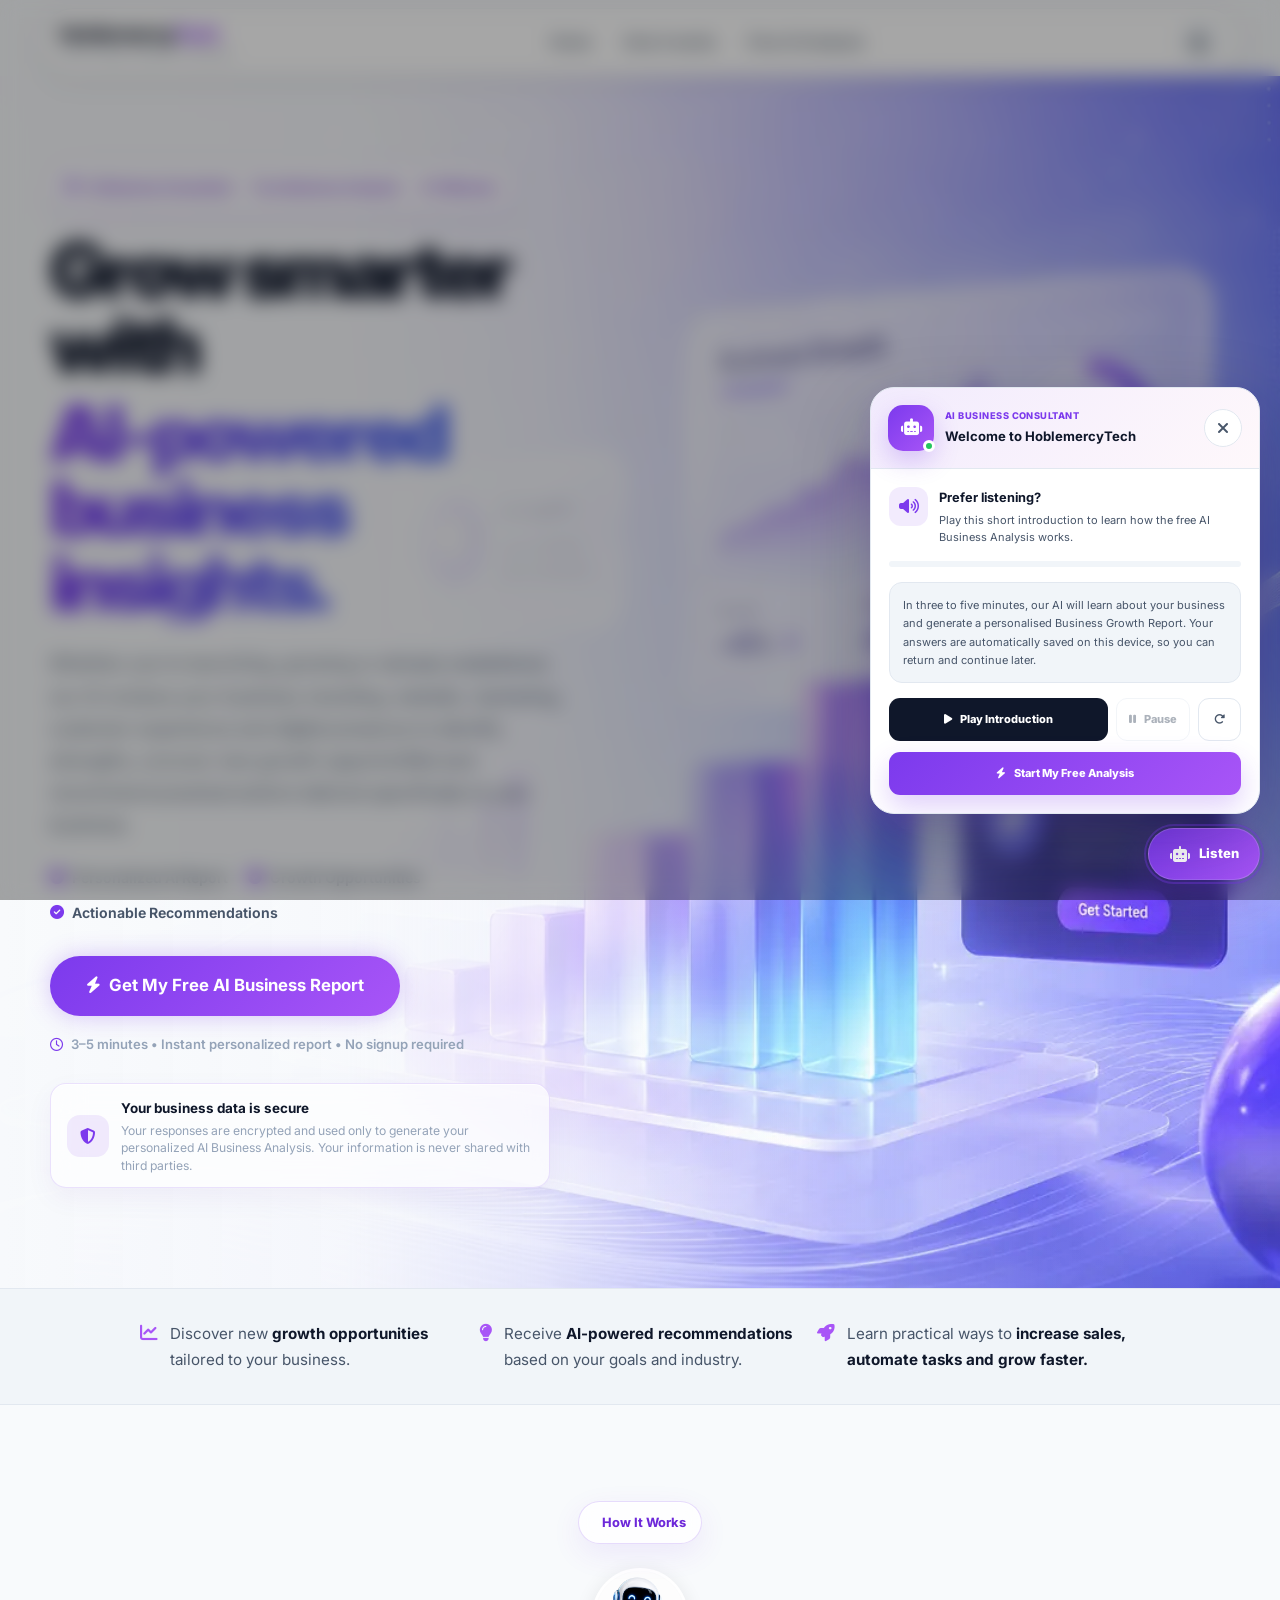
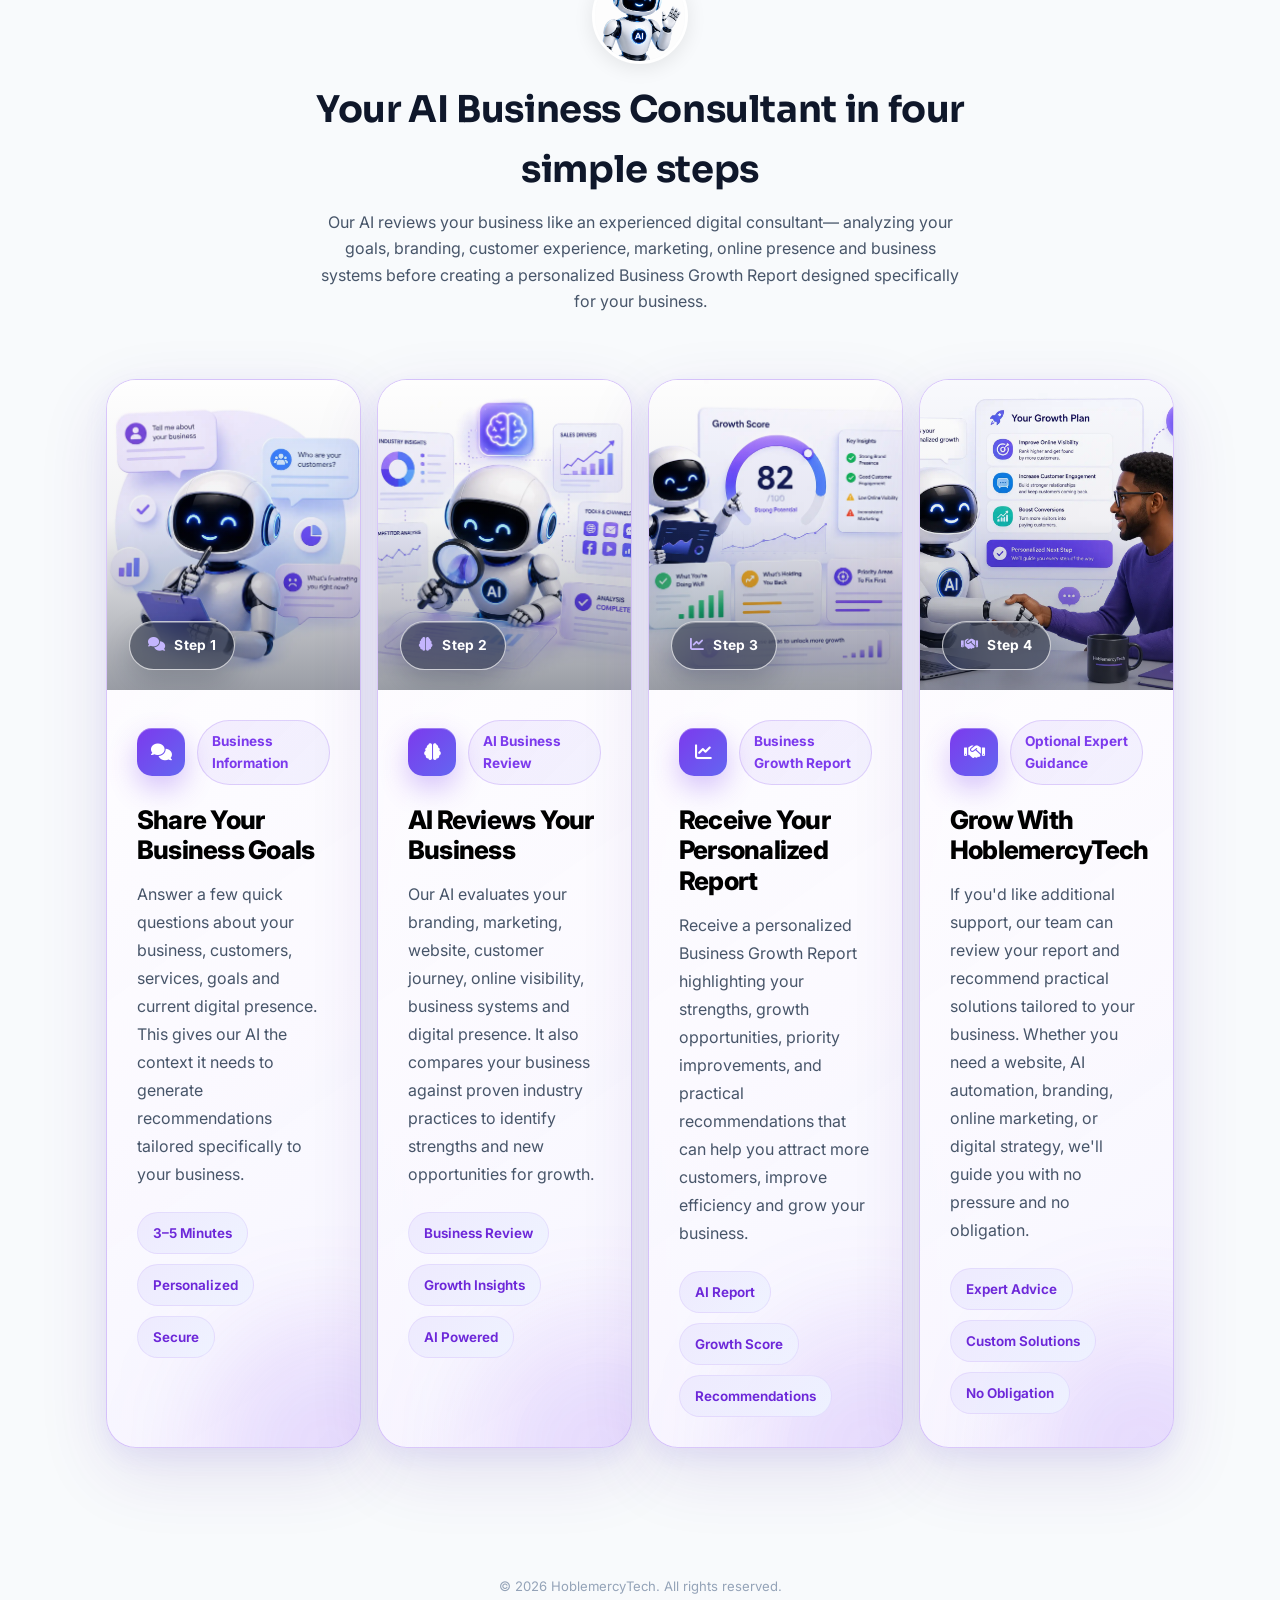
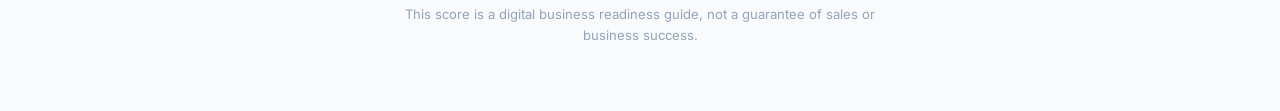
<file: assessment.html>
<!DOCTYPE html>
<html lang="en">
<head>
<meta charset="UTF-8" />
<meta name="viewport" content="width=device-width, initial-scale=1.0, viewport-fit=cover" />

<title>AI Business Growth Assessment — Free Score in 5 Minutes | HoblemercyTech</title>
<meta name="description" content="Low views? No sales? Get a free AI-powered Business Growth Score in 5 minutes. HoblemercyTech's assessment tool finds what's holding your business back and shows you exactly what to fix first." />
<meta name="keywords" content="business growth assessment, small business tools Nigeria, AI business assessment, increase sales, business branding, WhatsApp business automation, HoblemercyTech" />
<meta name="author" content="HoblemercyTech" />
<link rel="canonical" href="https://hoblemercytech.dev/" />
<meta name="robots" content="index, follow" />

  <!-- Sitemap -->
  <link rel="sitemap" type="application/xml" href="https://hoblemercytech.dev/sitemap.xml">
  
<!-- Open Graph -->
<meta property="og:type" content="website" />
<meta property="og:title" content="Free AI Business Growth Assessment | HoblemercyTech" />
<meta property="og:description" content="Tired of posting with no sales? Let AI analyse your business in 5 minutes and show you exactly what to fix to get more customers." />
<meta property="og:url" content="https://hoblemercytech.dev/" />
<meta property="og:site_name" content="HoblemercyTech Ai" />
<meta property="og:image" content="https://hoblemercytech.dev/growth-plan.webp" />
<meta property="og:locale" content="en_NG" />

<!-- Twitter Card -->
<meta name="twitter:card" content="summary_large_image" />
<meta name="twitter:title" content="Free AI Business Growth Assessment | HoblemercyTech" />
<meta name="twitter:description" content="Low views. No sales. Let AI show you exactly what your business needs next — free score in 5 minutes." />
<meta name="twitter:image" content="https://hoblemercytech.dev/growth-plan" />

<!-- PWA -->
<link rel="manifest" href="manifests.json" />
<meta name="theme-color" content="#7C3AED" />
<meta name="mobile-web-app-capable" content="yes" />
<meta name="apple-mobile-web-app-capable" content="yes" />
<meta name="apple-mobile-web-app-status-bar-style" content="black-translucent" />
<meta name="apple-mobile-web-app-title" content="Growth Assessment" />
<link rel="apple-touch-icon" href="apple-touch-icon.png" />
<link rel="icon" type="image/png" sizes="32x32" href="favicon-32.png" />

<!-- Fonts: Sora (display, AI-product feel) + Inter (body/UI) -->
<link rel="preconnect" href="https://fonts.googleapis.com" />
<link rel="preconnect" href="https://fonts.gstatic.com" crossorigin />
<link href="https://fonts.googleapis.com/css2?family=Sora:wght@400;600;700;800&family=Inter:wght@400;500;600;700;800&display=swap" rel="stylesheet" />
<link rel="stylesheet" href="https://cdnjs.cloudflare.com/ajax/libs/font-awesome/6.5.1/css/all.min.css" />

<link rel="stylesheet" href="styles.css" />

<!-- Structured data: SoftwareApplication -->
<script type="application/ld+json">
{
  "@context": "https://schema.org",
  "@type": "SoftwareApplication",
  "name": "HoblemercyTech Business Growth Assessment",
  "applicationCategory": "BusinessApplication",
  "operatingSystem": "Web",
  "description": "AI-powered assessment that scores a business's growth readiness and recommends specific next steps to increase visibility, trust and sales.",
  "offers": {
    "@type": "Offer",
    "price": "0",
    "priceCurrency": "NGN"
  },
  "publisher": {
    "@type": "Organization",
    "name": "HoblemercyTech",
    "url": "https://hoblemercytech.dev"
  }
  
}
</script>
</head>
<body>



<!-- ============================================================ -->
<!-- Header                                                       -->
<!-- ============================================================ -->
<header class="site-header" id="siteHeader">
  <div class="header-inner">

    <a href="#top" class="logo-block" aria-label="HoblemercyTech home">
      <span class="logo-text">
        Hoblemercy<span class="logo-accent">Tech</span>
      </span>

      <span class="logo-tagline">
        Code. Design. Engineer. Automate.
      </span>
    </a>

    <nav class="main-nav" id="mainNav" aria-label="Primary navigation">
      <a href="#top" class="nav-link">Home</a>
      <a href="#how-it-works" class="nav-link">How it works</a>
      <a href="#assessment" class="nav-link">Free AI Analysis</a>
    </nav>

    <div class="header-actions">

      <button
        type="button"
        class="icon-btn"
        id="themeToggle"
        aria-label="Toggle dark mode"
        aria-pressed="false"
      >
        <i
          class="fa-solid fa-moon"
          id="themeIcon"
          aria-hidden="true"
        ></i>
      </button>

      <button
        type="button"
        class="icon-btn mobile-menu-btn"
        id="mobileMenuBtn"
        aria-label="Open menu"
        aria-expanded="false"
        aria-controls="mainNav"
      >
        <i class="fa-solid fa-bars" aria-hidden="true"></i>
      </button>

    </div>

  </div>
</header>

<main id="top">

  <!-- ============================================================ -->
  <!-- Hero -->
  <!-- ============================================================ -->
  <section class="hero" id="hero">

    <div class="hero-bg" aria-hidden="true">

      <img
        src="ai-growth-hero.webp"
        alt=""
        class="hero-bg-image"
        loading="eager"
        fetchpriority="high"
      >

      <div class="hero-bg-overlay"></div>

    </div>

    <div class="hero-inner">

      <div class="hero-copy">

        <span class="eyebrow">

          <i
            class="fa-solid fa-microchip"
            aria-hidden="true"
          ></i>

          AI Business Consultant

          <span class="eyebrow-dot"></span>

          Free Business Analysis

          <span class="eyebrow-dot"></span>

          3–5 Minutes

        </span>

        <h1 class="hero-title">

          Grow smarter with

          <br>

          <span class="hero-title-accent">
            AI-powered business insights.
          </span>

        </h1>

        <p class="hero-subtitle">

          Whether you're launching, growing or already established,
          our AI reviews your business, branding, website, marketing,
          customer experience and digital presence to identify strengths,
          uncover new growth opportunities and recommend practical actions
          tailored specifically to your business.

        </p>

        <div class="hero-benefits">

          <span>
            <i
              class="fa-solid fa-circle-check"
              aria-hidden="true"
            ></i>

            Personalized AI Report
          </span>

          <span>
            <i
              class="fa-solid fa-circle-check"
              aria-hidden="true"
            ></i>

            Growth Opportunities
          </span>

          <span>
            <i
              class="fa-solid fa-circle-check"
              aria-hidden="true"
            ></i>

            Actionable Recommendations
          </span>

        </div>

        <div class="hero-cta-row">

          <button
            type="button"
            class="btn btn-primary btn-lg"
            id="startAssessmentBtn"
          >

            <i
              class="fa-solid fa-bolt"
              aria-hidden="true"
            ></i>

            Get My Free AI Business Report

          </button>

          <span class="hero-cta-note">

            <i
              class="fa-regular fa-clock"
              aria-hidden="true"
            ></i>

            3–5 minutes • Instant personalized report • No signup required

          </span>

        </div>

        <div class="hero-trust">

          <div class="hero-trust-icon">

            <i
              class="fa-solid fa-shield-halved"
              aria-hidden="true"
            ></i>

          </div>

          <div>

            <strong>Your business data is secure</strong>

            <span>

              Your responses are encrypted and used only to generate your
              personalized AI Business Analysis. Your information is never
              shared with third parties.

            </span>

          </div>

        </div>

      </div>

      <div
        class="hero-visual-space"
        aria-hidden="true"
      ></div>

    </div>

  </section>
  <!-- Your other sections go here -->

</main>
<!-- ============================================================ -->
<!-- Business Growth Strip -->
<!-- ============================================================ -->
<section
  class="pain-strip"
  aria-label="How our AI helps businesses grow"
>

  <div class="pain-strip-inner">

    <div class="pain-item">

      <i class="fa-solid fa-chart-line"></i>

      <p>

        Discover new
        <strong>growth opportunities</strong>
        tailored to your business.

      </p>

    </div>

    <div class="pain-item">

      <i class="fa-solid fa-lightbulb"></i>

      <p>

        Receive
        <strong>AI-powered recommendations</strong>
        based on your goals and industry.

      </p>

    </div>

    <div class="pain-item">

      <i class="fa-solid fa-rocket"></i>

      <p>

        Learn practical ways to
        <strong>increase sales, automate tasks and grow faster.</strong>

      </p>

    </div>

  </div>

</section>


<!-- ============================================================ -->
<!-- How It Works -->
<!-- ============================================================ -->
<section class="how-it-works" id="how-it-works">

  <div class="how-inner">

    <span class="eyebrow eyebrow-center">
      <i class="fa-solid fa-sparkles" aria-hidden="true"></i>
      How It Works
    </span>

    <img
      src="ai-waving.jpg"
      alt="Friendly AI Business Consultant"
      class="how-mascot"
      width="3000"
      height="150"
      loading="lazy"
    >

    <h2 class="section-title">
      Your AI Business Consultant in four simple steps
    </h2>

    <p class="section-subtitle">
      Our AI reviews your business like an experienced digital consultant—
      analyzing your goals, branding, customer experience, marketing,
      online presence and business systems before creating a personalized
      Business Growth Report designed specifically for your business.
    </p>

    <div class="how-grid">

      <!-- ====================================================== -->
      <!-- STEP 1 -->
      <!-- ====================================================== -->

      <div class="how-card">

        <div class="how-card-media">

          <img
            src="ai-assessment.webp"
            alt="Share your business information"
          >

          <div class="how-card-overlay"></div>

          <span class="how-step">
            <i class="fa-solid fa-comments"></i>
            Step 1
          </span>

        </div>

        <div class="how-card-body">

          <div class="how-card-heading">

            <div class="how-icon">
              <i class="fa-solid fa-comments"></i>
            </div>

            <span class="how-label">
              Business Information
            </span>

          </div>

          <h3>
            Share Your Business Goals
          </h3>

          <p>

            Answer a few quick questions about your business,
            customers, services, goals and current digital presence.

            This gives our AI the context it needs to generate
            recommendations tailored specifically to your business.

          </p>

          <div class="how-tags">

            <span>3–5 Minutes</span>

            <span>Personalized</span>

            <span>Secure</span>

          </div>

        </div>

      </div>


      <!-- ====================================================== -->
      <!-- STEP 2 -->
      <!-- ====================================================== -->

      <div class="how-card">

        <div class="how-card-media">

          <img
            src="ai-business-analysis.webp"
            alt="AI reviews your business"
          >

          <div class="how-card-overlay"></div>

          <span class="how-step">
            <i class="fa-solid fa-brain"></i>
            Step 2
          </span>

        </div>

        <div class="how-card-body">

          <div class="how-card-heading">

            <div class="how-icon">
              <i class="fa-solid fa-brain"></i>
            </div>

            <span class="how-label">
              AI Business Review
            </span>

          </div>

          <h3>
            AI Reviews Your Business
          </h3>

          <p>

            Our AI evaluates your branding,
            marketing,
            website,
            customer journey,
            online visibility,
            business systems and digital presence.

            It also compares your business against proven industry
            practices to identify strengths and new opportunities for growth.

          </p>

          <div class="how-tags">

            <span>Business Review</span>

            <span>Growth Insights</span>

            <span>AI Powered</span>

          </div>

        </div>

      </div>


      <!-- ====================================================== -->
      <!-- STEP 3 -->
      <!-- ====================================================== -->

      <div class="how-card">

        <div class="how-card-media">

          <img
            src="growth-score.webp"
            alt="Business Growth Report"
          >

          <div class="how-card-overlay"></div>

          <span class="how-step">
            <i class="fa-solid fa-chart-line"></i>
            Step 3
          </span>

        </div>

        <div class="how-card-body">

          <div class="how-card-heading">

            <div class="how-icon">
              <i class="fa-solid fa-chart-line"></i>
            </div>

            <span class="how-label">
              Business Growth Report
            </span>

          </div>

          <h3>
            Receive Your Personalized Report
          </h3>

          <p>

            Receive a personalized Business Growth Report highlighting
            your strengths,
            growth opportunities,
            priority improvements,
            and practical recommendations that can help you attract more
            customers, improve efficiency and grow your business.

          </p>

          <div class="how-tags">

            <span>AI Report</span>

            <span>Growth Score</span>

            <span>Recommendations</span>

          </div>

        </div>

      </div>


      <!-- ====================================================== -->
      <!-- STEP 4 -->
      <!-- ====================================================== -->

      <div class="how-card">

        <div class="how-card-media">

          <img
            src="growth-plan.webp"
            alt="Expert business guidance"
            loading="lazy"
          >

          <div class="how-card-overlay"></div>

          <span class="how-step">
            <i class="fa-solid fa-handshake"></i>
            Step 4
          </span>

        </div>

        <div class="how-card-body">

          <div class="how-card-heading">

            <div class="how-icon">
              <i class="fa-solid fa-handshake"></i>
            </div>

            <span class="how-label">
              Optional Expert Guidance
            </span>

          </div>

          <h3>
            Grow With HoblemercyTech
          </h3>

          <p>

            If you'd like additional support,
            our team can review your report and recommend practical
            solutions tailored to your business.

            Whether you need a website,
            AI automation,
            branding,
            online marketing,
            or digital strategy,
            we'll guide you with no pressure and no obligation.

          </p>

          <div class="how-tags">

            <span>Expert Advice</span>

            <span>Custom Solutions</span>

            <span>No Obligation</span>

          </div>

        </div>

      </div>

    </div>

  </div>

</section>

  <!-- ============================================================ -->
  <!-- Assessment form                                               -->
  <!-- ============================================================ -->
  <section class="assessment-section" id="assessment" hidden>
    <div class="assessment-shell">

      <!-- Progress -->
      <div class="progress-wrap">
        <div class="progress-meta">
          <span id="stepLabel">Step 1 of 9</span>
          <span id="progressPercentLabel">11%</span>
        </div>
        <div class="progress-track" role="progressbar" aria-valuemin="0" aria-valuemax="100" aria-valuenow="11" id="progressBar">
          <div class="progress-fill" id="progressFill"></div>
        </div>
      </div>

      <!-- ARIA live region for step announcements / errors -->
      <div class="sr-only" aria-live="polite" id="liveRegion"></div>

      <form id="assessmentForm" novalidate>

        <!-- Honeypot field: real users never see or fill this -->
        <div class="honeypot" aria-hidden="true">
          <label for="websiteHp">Leave this field empty</label>
          <input type="text" id="websiteHp" name="websiteHp" tabindex="-1" autocomplete="off" />
        </div>

        <!-- ============================================================ -->
        <!-- STEP 1 — Personal & contact information -->
        <!-- ============================================================ -->
        <fieldset class="form-step" data-step="1">
          <legend class="step-title">Tell us about you</legend>
          <p class="step-desc">Let's start with how HoblemercyTech can reach you.</p>

          <div class="field">
            <label for="fullName">Full name <span class="req">*</span></label>
            <input type="text" id="fullName" name="fullName" required autocomplete="name" />
            <span class="error-msg" data-error-for="fullName"></span>
          </div>

          <div class="field">
            <label for="businessName">Business name <span class="req">*</span></label>
            <input type="text" id="businessName" name="businessName" required autocomplete="organization" />
            <span class="error-msg" data-error-for="businessName"></span>
          </div>

          <div class="field">
            <label for="phone">Phone / WhatsApp number <span class="req">*</span></label>
            <input type="tel" id="phone" name="phone" placeholder="e.g. 09064748799" required autocomplete="tel" />
            <span class="field-hint">Nigerian number, e.g. 09064748799 or +2349064748799</span>
            <span class="error-msg" data-error-for="phone"></span>
          </div>

          <div class="field">
            <label for="email">Email address <span class="optional">(optional)</span></label>
            <input type="email" id="email" name="email" autocomplete="email" />
            <span class="error-msg" data-error-for="email"></span>
          </div>

          <fieldset class="field">
            <legend>Preferred contact method <span class="req">*</span></legend>
            <div class="radio-grid" data-name="preferredContact">
              <label class="choice-pill"><input type="radio" name="preferredContact" value="WhatsApp" required /><span>WhatsApp</span></label>
              <label class="choice-pill"><input type="radio" name="preferredContact" value="Phone call" /><span>Phone call</span></label>
              <label class="choice-pill"><input type="radio" name="preferredContact" value="Email" /><span>Email</span></label>
            </div>
            <span class="error-msg" data-error-for="preferredContact"></span>
          </fieldset>

          <div class="field-row">
            <div class="field">
              <label for="state">State <span class="req">*</span></label>
              <input type="text" id="state" name="state" required />
              <span class="error-msg" data-error-for="state"></span>
            </div>
            <div class="field">
              <label for="city">City / town <span class="req">*</span></label>
              <input type="text" id="city" name="city" required />
              <span class="error-msg" data-error-for="city"></span>
            </div>
          </div>

          <div class="field">
            <label for="address">Full address <span class="optional">(optional)</span></label>
            <input type="text" id="address" name="address" />
          </div>

          <div class="field">
            <label for="socialLink">Social media or website link <span class="optional">(optional)</span></label>
            <input type="url" id="socialLink" name="socialLink" placeholder="https://instagram.com/yourbusiness" />
            <span class="error-msg" data-error-for="socialLink"></span>
          </div>
        </fieldset>

        <!-- ============================================================ -->
        <!-- STEP 2 — About the business -->
        <!-- ============================================================ -->
        <fieldset class="form-step" data-step="2" hidden>
          <legend class="step-title">About your business</legend>
          <p class="step-desc">Help us understand what you do and who you serve.</p>

          <div class="field">
            <label for="businessType">What type of business do you run? <span class="req">*</span></label>
            <select id="businessType" name="businessType" required>
              <option value="">Select business type</option>
              <option value="Fashion and clothing">Fashion and clothing</option>
              <option value="Beauty and skincare">Beauty and skincare</option>
              <option value="Hair salon">Hair salon</option>
              <option value="Barbering">Barbering</option>
              <option value="Food and restaurant">Food and restaurant</option>
              <option value="Bakery and catering">Bakery and catering</option>
              <option value="Photography and videography">Photography and videography</option>
              <option value="Event planning and decoration">Event planning and decoration</option>
              <option value="Real estate">Real estate</option>
              <option value="Hotel or short-let">Hotel or short-let</option>
              <option value="Health or pharmacy">Health or pharmacy</option>
              <option value="Fitness">Fitness</option>
              <option value="Education or training">Education or training</option>
              <option value="School">School</option>
              <option value="Church or religious organisation">Church or religious organisation</option>
              <option value="NGO or foundation">NGO or foundation</option>
              <option value="Construction">Construction</option>
              <option value="Architecture">Architecture</option>
              <option value="Engineering">Engineering</option>
              <option value="Cleaning services">Cleaning services</option>
              <option value="Professional services">Professional services</option>
              <option value="Consultant or coach">Consultant or coach</option>
              <option value="Digital creator">Digital creator</option>
              <option value="Online store">Online store</option>
              <option value="Retail shop">Retail shop</option>
              <option value="Agriculture">Agriculture</option>
              <option value="Transportation or logistics">Transportation or logistics</option>
              <option value="Technology">Technology</option>
              <option value="Other">Other</option>
            </select>
            <span class="error-msg" data-error-for="businessType"></span>
          </div>

          <div class="field" id="businessTypeOtherWrap" hidden>
            <label for="businessTypeOther">Please specify your business type</label>
            <input type="text" id="businessTypeOther" name="businessTypeOther" />
          </div>

          <div class="field">
            <label for="businessDescription">Briefly describe what your business does <span class="req">*</span></label>
            <textarea id="businessDescription" name="businessDescription" rows="3" required placeholder="Tell us what you sell or the services you provide."></textarea>
            <span class="error-msg" data-error-for="businessDescription"></span>
          </div>

          <fieldset class="field">
            <legend>Who are your main customers? <span class="req">*</span></legend>
            <div class="checkbox-grid" data-name="targetCustomers">
              <label class="choice-pill"><input type="checkbox" name="targetCustomers" value="Individuals" /><span>Individuals</span></label>
              <label class="choice-pill"><input type="checkbox" name="targetCustomers" value="Businesses" /><span>Businesses</span></label>
              <label class="choice-pill"><input type="checkbox" name="targetCustomers" value="Students" /><span>Students</span></label>
              <label class="choice-pill"><input type="checkbox" name="targetCustomers" value="Families" /><span>Families</span></label>
              <label class="choice-pill"><input type="checkbox" name="targetCustomers" value="Organisations" /><span>Organisations</span></label>
              <label class="choice-pill"><input type="checkbox" name="targetCustomers" value="Local customers" /><span>Local customers</span></label>
              <label class="choice-pill"><input type="checkbox" name="targetCustomers" value="Nationwide customers" /><span>Nationwide customers</span></label>
              <label class="choice-pill"><input type="checkbox" name="targetCustomers" value="International customers" /><span>International customers</span></label>
              <label class="choice-pill"><input type="checkbox" name="targetCustomers" value="Other" /><span>Other</span></label>
            </div>
            <span class="error-msg" data-error-for="targetCustomers"></span>
          </fieldset>

          <div class="field">
            <label for="businessAge">How long have you been operating? <span class="req">*</span></label>
            <select id="businessAge" name="businessAge" required>
              <option value="">Select an option</option>
              <option value="Planning to start">Planning to start</option>
              <option value="Less than 6 months">Less than 6 months</option>
              <option value="6-12 months">6–12 months</option>
              <option value="1-3 years">1–3 years</option>
              <option value="3-5 years">3–5 years</option>
              <option value="More than 5 years">More than 5 years</option>
            </select>
            <span class="error-msg" data-error-for="businessAge"></span>
          </div>

          <div class="field">
            <label for="teamSize">How many people currently work in the business? <span class="req">*</span></label>
            <select id="teamSize" name="teamSize" required>
              <option value="">Select an option</option>
              <option value="Just me">Just me</option>
              <option value="2-5 people">2–5 people</option>
              <option value="6-10 people">6–10 people</option>
              <option value="11-25 people">11–25 people</option>
              <option value="More than 25 people">More than 25 people</option>
            </select>
            <span class="error-msg" data-error-for="teamSize"></span>
          </div>

          <fieldset class="field">
            <legend>Is the business officially registered? <span class="req">*</span></legend>
            <div class="radio-grid" data-name="registrationStatus">
              <label class="choice-pill"><input type="radio" name="registrationStatus" value="Yes" required /><span>Yes</span></label>
              <label class="choice-pill"><input type="radio" name="registrationStatus" value="No" /><span>No</span></label>
              <label class="choice-pill"><input type="radio" name="registrationStatus" value="Registration in progress" /><span>In progress</span></label>
              <label class="choice-pill"><input type="radio" name="registrationStatus" value="Not sure how to register" /><span>Not sure how</span></label>
            </div>
            <span class="error-msg" data-error-for="registrationStatus"></span>
          </fieldset>
        </fieldset>

        <!-- ============================================================ -->
        <!-- STEP 3 — Branding & professional identity -->
        <!-- ============================================================ -->
        <fieldset class="form-step" data-step="3" hidden>
          <legend class="step-title">Branding & professional identity</legend>
          <p class="step-desc">Quick yes/no questions about how your business looks.</p>

          <div class="yesno-list" id="brandingYesNoList"></div>

          <div class="field">
            <label for="brandFeeling">What would you like people to feel when they see your brand? <span class="optional">(optional)</span></label>
            <textarea id="brandFeeling" name="brandFeeling" rows="2" placeholder="e.g. Premium, trusted, modern, friendly, affordable, professional, luxury, creative"></textarea>
          </div>
        </fieldset>

        <!-- ============================================================ -->
        <!-- STEP 4 — Online presence & discoverability -->
        <!-- ============================================================ -->
        <fieldset class="form-step" data-step="4" hidden>
          <legend class="step-title">Online presence & discoverability</legend>
          <p class="step-desc">How easily can customers find you online?</p>

          <fieldset class="field">
            <legend>Which platforms does your business currently use? <span class="req">*</span></legend>
            <div class="checkbox-grid" data-name="platforms">
              <label class="choice-pill"><input type="checkbox" name="platforms" value="WhatsApp" /><span>WhatsApp</span></label>
              <label class="choice-pill"><input type="checkbox" name="platforms" value="WhatsApp Business" /><span>WhatsApp Business</span></label>
              <label class="choice-pill"><input type="checkbox" name="platforms" value="Instagram" /><span>Instagram</span></label>
              <label class="choice-pill"><input type="checkbox" name="platforms" value="Facebook" /><span>Facebook</span></label>
              <label class="choice-pill"><input type="checkbox" name="platforms" value="TikTok" /><span>TikTok</span></label>
              <label class="choice-pill"><input type="checkbox" name="platforms" value="LinkedIn" /><span>LinkedIn</span></label>
              <label class="choice-pill"><input type="checkbox" name="platforms" value="X" /><span>X</span></label>
              <label class="choice-pill"><input type="checkbox" name="platforms" value="YouTube" /><span>YouTube</span></label>
              <label class="choice-pill"><input type="checkbox" name="platforms" value="Google Business Profile" /><span>Google Business Profile</span></label>
              <label class="choice-pill"><input type="checkbox" name="platforms" value="Website" /><span>Website</span></label>
              <label class="choice-pill"><input type="checkbox" name="platforms" value="Online store" /><span>Online store</span></label>
              <label class="choice-pill"><input type="checkbox" name="platforms" value="None" /><span>None</span></label>
            </div>
            <span class="error-msg" data-error-for="platforms"></span>
          </fieldset>

          <div class="yesno-list" id="onlineYesNoList"></div>

          <div class="field">
            <label for="onlineProblem">Share any problem you currently have with your website, social media page or online presence <span class="optional">(optional)</span></label>
            <textarea id="onlineProblem" name="onlineProblem" rows="3"></textarea>
          </div>
        </fieldset>

        <!-- ============================================================ -->
        <!-- STEP 5 — Marketing & content -->
        <!-- ============================================================ -->
        <fieldset class="form-step" data-step="5" hidden>
          <legend class="step-title">Marketing & content</legend>
          <p class="step-desc">How do you currently promote your business?</p>

          <div class="field">
            <label for="postFrequency">How often do you post? <span class="req">*</span></label>
            <select id="postFrequency" name="postFrequency" required>
              <option value="">Select an option</option>
              <option value="Daily">Daily</option>
              <option value="Several times a week">Several times a week</option>
              <option value="Weekly">Weekly</option>
              <option value="Occasionally">Occasionally</option>
              <option value="Rarely">Rarely</option>
              <option value="Never">Never</option>
            </select>
            <span class="error-msg" data-error-for="postFrequency"></span>
          </div>

          <fieldset class="field">
            <legend>What type of content do you currently post?</legend>
            <div class="checkbox-grid" data-name="contentTypes">
              <label class="choice-pill"><input type="checkbox" name="contentTypes" value="Product pictures" /><span>Product pictures</span></label>
              <label class="choice-pill"><input type="checkbox" name="contentTypes" value="Service information" /><span>Service information</span></label>
              <label class="choice-pill"><input type="checkbox" name="contentTypes" value="Promotional flyers" /><span>Promotional flyers</span></label>
              <label class="choice-pill"><input type="checkbox" name="contentTypes" value="Videos" /><span>Videos</span></label>
              <label class="choice-pill"><input type="checkbox" name="contentTypes" value="Customer reviews" /><span>Customer reviews</span></label>
              <label class="choice-pill"><input type="checkbox" name="contentTypes" value="Before-and-after content" /><span>Before-and-after</span></label>
              <label class="choice-pill"><input type="checkbox" name="contentTypes" value="Behind-the-scenes content" /><span>Behind-the-scenes</span></label>
              <label class="choice-pill"><input type="checkbox" name="contentTypes" value="Educational content" /><span>Educational content</span></label>
              <label class="choice-pill"><input type="checkbox" name="contentTypes" value="Sales and discounts" /><span>Sales and discounts</span></label>
              <label class="choice-pill"><input type="checkbox" name="contentTypes" value="Business story" /><span>Business story</span></label>
              <label class="choice-pill"><input type="checkbox" name="contentTypes" value="None" /><span>None</span></label>
            </div>
          </fieldset>

          <div class="yesno-list" id="marketingYesNoList"></div>

          <div class="field">
            <label for="marketingChallenge">What is your biggest challenge with marketing or creating content? <span class="optional">(optional)</span></label>
            <textarea id="marketingChallenge" name="marketingChallenge" rows="3"></textarea>
          </div>
        </fieldset>

        <!-- ============================================================ -->
        <!-- STEP 6 — Customer communication & trust -->
        <!-- ============================================================ -->
        <fieldset class="form-step" data-step="6" hidden>
          <legend class="step-title">Customer communication & trust</legend>
          <p class="step-desc">How do customers reach you, and how do you respond?</p>

          <fieldset class="field">
            <legend>How do customers normally contact you? <span class="req">*</span></legend>
            <div class="checkbox-grid" data-name="contactChannels">
              <label class="choice-pill"><input type="checkbox" name="contactChannels" value="WhatsApp" /><span>WhatsApp</span></label>
              <label class="choice-pill"><input type="checkbox" name="contactChannels" value="Phone calls" /><span>Phone calls</span></label>
              <label class="choice-pill"><input type="checkbox" name="contactChannels" value="Social media DM" /><span>Social media DM</span></label>
              <label class="choice-pill"><input type="checkbox" name="contactChannels" value="Website form" /><span>Website form</span></label>
              <label class="choice-pill"><input type="checkbox" name="contactChannels" value="Email" /><span>Email</span></label>
              <label class="choice-pill"><input type="checkbox" name="contactChannels" value="Physical visit" /><span>Physical visit</span></label>
              <label class="choice-pill"><input type="checkbox" name="contactChannels" value="Other" /><span>Other</span></label>
            </div>
            <span class="error-msg" data-error-for="contactChannels"></span>
          </fieldset>

          <div class="field">
            <label for="replySpeed">How quickly do you normally reply? <span class="req">*</span></label>
            <select id="replySpeed" name="replySpeed" required>
              <option value="">Select an option</option>
              <option value="Immediately">Immediately</option>
              <option value="Within 30 minutes">Within 30 minutes</option>
              <option value="Within a few hours">Within a few hours</option>
              <option value="Within 24 hours">Within 24 hours</option>
              <option value="Sometimes longer than 24 hours">Sometimes longer than 24 hours</option>
            </select>
            <span class="error-msg" data-error-for="replySpeed"></span>
          </div>

          <div class="yesno-list" id="commsYesNoList"></div>

          <div class="field">
            <label for="commonQuestions">Tell us about the common questions or problems customers bring to you <span class="optional">(optional)</span></label>
            <textarea id="commonQuestions" name="commonQuestions" rows="3"></textarea>
          </div>
        </fieldset>

        <!-- ============================================================ -->
        <!-- STEP 7 — Sales, ordering, booking & payment -->
        <!-- ============================================================ -->
        <fieldset class="form-step" data-step="7" hidden>
          <legend class="step-title">Sales, ordering & payment</legend>
          <p class="step-desc">How do customers order, book and pay?</p>

          <fieldset class="field">
            <legend>Does your business sell products, services or both? <span class="req">*</span></legend>
            <div class="radio-grid" data-name="sellsType">
              <label class="choice-pill"><input type="radio" name="sellsType" value="Products" required /><span>Products</span></label>
              <label class="choice-pill"><input type="radio" name="sellsType" value="Services" /><span>Services</span></label>
              <label class="choice-pill"><input type="radio" name="sellsType" value="Both" /><span>Both</span></label>
            </div>
            <span class="error-msg" data-error-for="sellsType"></span>
          </fieldset>

          <fieldset class="field">
            <legend>How do customers currently order or book? <span class="req">*</span></legend>
            <div class="checkbox-grid" data-name="orderChannels">
              <label class="choice-pill"><input type="checkbox" name="orderChannels" value="WhatsApp message" /><span>WhatsApp message</span></label>
              <label class="choice-pill"><input type="checkbox" name="orderChannels" value="Phone call" /><span>Phone call</span></label>
              <label class="choice-pill"><input type="checkbox" name="orderChannels" value="Social media DM" /><span>Social media DM</span></label>
              <label class="choice-pill"><input type="checkbox" name="orderChannels" value="Website" /><span>Website</span></label>
              <label class="choice-pill"><input type="checkbox" name="orderChannels" value="Online store" /><span>Online store</span></label>
              <label class="choice-pill"><input type="checkbox" name="orderChannels" value="Booking system" /><span>Booking system</span></label>
              <label class="choice-pill"><input type="checkbox" name="orderChannels" value="Physical shop" /><span>Physical shop</span></label>
              <label class="choice-pill"><input type="checkbox" name="orderChannels" value="Other" /><span>Other</span></label>
            </div>
            <span class="error-msg" data-error-for="orderChannels"></span>
          </fieldset>

          <div class="yesno-list" id="salesYesNoList"></div>

          <div class="conditional-block" id="productQuestionsBlock" hidden>
            <h3 class="mini-heading">For product businesses</h3>
            <div class="field">
              <label for="productCount">Approximate number of products</label>
              <select id="productCount" name="productCount">
                <option value="">Select an option</option>
                <option value="1-10">1–10</option>
                <option value="11-50">11–50</option>
                <option value="51-200">51–200</option>
                <option value="More than 200">More than 200</option>
              </select>
            </div>
            <div class="yesno-list" id="productYesNoList"></div>
          </div>

          <div class="conditional-block" id="serviceQuestionsBlock" hidden>
            <h3 class="mini-heading">For service businesses</h3>
            <div class="yesno-list" id="serviceYesNoList"></div>
          </div>

          <div class="field">
            <label for="orderJourney">Describe how a customer currently places an order or books your service from beginning to end <span class="optional">(optional)</span></label>
            <textarea id="orderJourney" name="orderJourney" rows="3"></textarea>
          </div>
        </fieldset>

        <!-- ============================================================ -->
        <!-- STEP 8 — Automation & business operations -->
        <!-- ============================================================ -->
        <fieldset class="form-step" data-step="8" hidden>
          <legend class="step-title">Automation & operations</legend>
          <p class="step-desc">What takes up most of your time right now?</p>

          <fieldset class="field">
            <legend>Which tasks do you currently perform manually? <span class="req">*</span></legend>
            <div class="checkbox-grid" data-name="manualTasks">
              <label class="choice-pill"><input type="checkbox" name="manualTasks" value="Replying to common enquiries" /><span>Replying to enquiries</span></label>
              <label class="choice-pill"><input type="checkbox" name="manualTasks" value="Sending prices" /><span>Sending prices</span></label>
              <label class="choice-pill"><input type="checkbox" name="manualTasks" value="Sending invoices" /><span>Sending invoices</span></label>
              <label class="choice-pill"><input type="checkbox" name="manualTasks" value="Confirming orders" /><span>Confirming orders</span></label>
              <label class="choice-pill"><input type="checkbox" name="manualTasks" value="Confirming payments" /><span>Confirming payments</span></label>
              <label class="choice-pill"><input type="checkbox" name="manualTasks" value="Booking appointments" /><span>Booking appointments</span></label>
              <label class="choice-pill"><input type="checkbox" name="manualTasks" value="Sending reminders" /><span>Sending reminders</span></label>
              <label class="choice-pill"><input type="checkbox" name="manualTasks" value="Following up with customers" /><span>Following up</span></label>
              <label class="choice-pill"><input type="checkbox" name="manualTasks" value="Updating inventory" /><span>Updating inventory</span></label>
              <label class="choice-pill"><input type="checkbox" name="manualTasks" value="Sending delivery updates" /><span>Delivery updates</span></label>
              <label class="choice-pill"><input type="checkbox" name="manualTasks" value="Collecting customer information" /><span>Collecting info</span></label>
              <label class="choice-pill"><input type="checkbox" name="manualTasks" value="Writing emails" /><span>Writing emails</span></label>
              <label class="choice-pill"><input type="checkbox" name="manualTasks" value="Creating reports" /><span>Creating reports</span></label>
              <label class="choice-pill"><input type="checkbox" name="manualTasks" value="Posting content" /><span>Posting content</span></label>
              <label class="choice-pill"><input type="checkbox" name="manualTasks" value="Other" /><span>Other</span></label>
            </div>
            <span class="error-msg" data-error-for="manualTasks"></span>
          </fieldset>

          <div class="field">
            <label for="dailyEnquiries">Approximately how many enquiries do you receive per day? <span class="req">*</span></label>
            <select id="dailyEnquiries" name="dailyEnquiries" required>
              <option value="">Select an option</option>
              <option value="0-5">0–5</option>
              <option value="6-15">6–15</option>
              <option value="16-30">16–30</option>
              <option value="31-50">31–50</option>
              <option value="More than 50">More than 50</option>
            </select>
            <span class="error-msg" data-error-for="dailyEnquiries"></span>
          </div>

          <div class="yesno-list" id="automationYesNoList"></div>

          <div class="field">
            <label for="timeStress">Which part of running your business takes most of your time or causes the most stress? <span class="optional">(optional)</span></label>
            <textarea id="timeStress" name="timeStress" rows="3"></textarea>
          </div>
        </fieldset>

        <!-- ============================================================ -->
        <!-- STEP 9 — Goals, challenges, budget & final narration -->
        <!-- ============================================================ -->
        <fieldset class="form-step" data-step="9" hidden>
          <legend class="step-title">Goals & next steps</legend>
          <p class="step-desc">Almost done — this helps us prioritise the right recommendations for you.</p>

          <div class="field">
            <label for="mainGoal">What is your main business goal right now? <span class="req">*</span></label>
            <select id="mainGoal" name="mainGoal" required>
              <option value="">Select your main goal</option>
              <option value="Get more customers">Get more customers</option>
              <option value="Increase sales">Increase sales</option>
              <option value="Improve branding">Improve branding</option>
              <option value="Look more professional">Look more professional</option>
              <option value="Become visible on Google">Become visible on Google</option>
              <option value="Build a website">Build a website</option>
              <option value="Sell online">Sell online</option>
              <option value="Improve social media">Improve social media</option>
              <option value="Create better promotional content">Create better promotional content</option>
              <option value="Reply to customers faster">Reply to customers faster</option>
              <option value="Automate repetitive tasks">Automate repetitive tasks</option>
              <option value="Improve customer trust">Improve customer trust</option>
              <option value="Expand to new locations">Expand to new locations</option>
              <option value="Launch a new business">Launch a new business</option>
              <option value="Other">Other</option>
            </select>
            <span class="error-msg" data-error-for="mainGoal"></span>
          </div>

          <fieldset class="field">
            <legend>Select all areas you would like to improve <span class="req">*</span></legend>
            <div class="checkbox-grid" data-name="improvementGoals">
              <label class="choice-pill"><input type="checkbox" name="improvementGoals" value="Branding" /><span>Branding</span></label>
              <label class="choice-pill"><input type="checkbox" name="improvementGoals" value="Logo" /><span>Logo</span></label>
              <label class="choice-pill"><input type="checkbox" name="improvementGoals" value="Social media" /><span>Social media</span></label>
              <label class="choice-pill"><input type="checkbox" name="improvementGoals" value="Promotional designs" /><span>Promotional designs</span></label>
              <label class="choice-pill"><input type="checkbox" name="improvementGoals" value="Website" /><span>Website</span></label>
              <label class="choice-pill"><input type="checkbox" name="improvementGoals" value="Online store" /><span>Online store</span></label>
              <label class="choice-pill"><input type="checkbox" name="improvementGoals" value="Google visibility" /><span>Google visibility</span></label>
              <label class="choice-pill"><input type="checkbox" name="improvementGoals" value="WhatsApp Business" /><span>WhatsApp Business</span></label>
              <label class="choice-pill"><input type="checkbox" name="improvementGoals" value="Booking" /><span>Booking</span></label>
              <label class="choice-pill"><input type="checkbox" name="improvementGoals" value="Ordering" /><span>Ordering</span></label>
              <label class="choice-pill"><input type="checkbox" name="improvementGoals" value="Payment" /><span>Payment</span></label>
              <label class="choice-pill"><input type="checkbox" name="improvementGoals" value="Customer support" /><span>Customer support</span></label>
              <label class="choice-pill"><input type="checkbox" name="improvementGoals" value="AI automation" /><span>AI automation</span></label>
              <label class="choice-pill"><input type="checkbox" name="improvementGoals" value="Follow-ups" /><span>Follow-ups</span></label>
              <label class="choice-pill"><input type="checkbox" name="improvementGoals" value="Company profile" /><span>Company profile</span></label>
              <label class="choice-pill"><input type="checkbox" name="improvementGoals" value="Product packaging" /><span>Product packaging</span></label>
              <label class="choice-pill"><input type="checkbox" name="improvementGoals" value="Business registration" /><span>Business registration</span></label>
              <label class="choice-pill"><input type="checkbox" name="improvementGoals" value="Analytics" /><span>Analytics</span></label>
              <label class="choice-pill"><input type="checkbox" name="improvementGoals" value="Other" /><span>Other</span></label>
            </div>
            
            <span class="error-msg" data-error-for="improvementGoals"></span>
          </fieldset>

          <div class="field">
            <label for="biggestChallenge">What is the biggest problem currently affecting your business? <span class="req">*</span></label>
            <textarea id="biggestChallenge" name="biggestChallenge" rows="3" required minlength="10"></textarea>
            <span class="error-msg" data-error-for="biggestChallenge"></span>
          </div>

          <div class="field">
            <label for="previousAttempts">What have you already tried to solve the problem? <span class="optional">(optional)</span></label>
            <textarea id="previousAttempts" name="previousAttempts" rows="2"></textarea>
          </div>

          <div class="field">
            <label for="successDefinition">What result would make this project successful for you? <span class="req">*</span></label>
            <textarea id="successDefinition" name="successDefinition" rows="2" required minlength="5"></textarea>
            <span class="error-msg" data-error-for="successDefinition"></span>
          </div>

          <div class="field">
            <label for="budgetRange">What is your estimated budget? <span class="req">*</span></label>
            <select id="budgetRange" name="budgetRange" required>
              <option value="">Select a budget range</option>
              <option value="Under ₦25,000">Under ₦25,000</option>
              <option value="₦25,000-₦50,000">₦25,000–₦50,000</option>
              <option value="₦50,000-₦100,000">₦50,000–₦100,000</option>
              <option value="₦100,000-₦250,000">₦100,000–₦250,000</option>
              <option value="₦250,000-₦500,000">₦250,000–₦500,000</option>
              <option value="Above ₦500,000">Above ₦500,000</option>
              <option value="I need advice first">I need advice first</option>
            </select>
            <span class="error-msg" data-error-for="budgetRange"></span>
          </div>

          <div class="field">
            <label for="timeline">When would you like to start? <span class="req">*</span></label>
            <select id="timeline" name="timeline" required>
              <option value="">Select an option</option>
              <option value="Immediately">Immediately</option>
              <option value="Within one week">Within one week</option>
              <option value="Within one month">Within one month</option>
              <option value="Within three months">Within three months</option>
              <option value="Just researching for now">Just researching for now</option>
            </select>
            <span class="error-msg" data-error-for="timeline"></span>
          </div>

          <fieldset class="field">
            <legend>How serious are you about improving the business? <span class="req">*</span></legend>
            <div class="radio-grid" data-name="readinessLevel">
              <label class="choice-pill"><input type="radio" name="readinessLevel" value="I am ready to start" required /><span>Ready to start</span></label>
              <label class="choice-pill"><input type="radio" name="readinessLevel" value="I need to understand the options" /><span>Need to understand options</span></label>
              <label class="choice-pill"><input type="radio" name="readinessLevel" value="I am comparing prices" /><span>Comparing prices</span></label>
              <label class="choice-pill"><input type="radio" name="readinessLevel" value="I am planning for later" /><span>Planning for later</span></label>
            </div>
            <span class="error-msg" data-error-for="readinessLevel"></span>
          </fieldset>

          <div class="field">
            <label for="finalNarration">Tell us anything else about your business, your plans, your challenges or what you would like HoblemercyTech to help you achieve <span class="optional">(optional)</span></label>
            <textarea id="finalNarration" name="finalNarration" rows="4"></textarea>
          </div>

          <div class="field consent-field">
            <label class="consent-check">
              <input type="checkbox" id="consentContact" name="consentContact" required />
              <span>I agree that HoblemercyTech may review my answers and contact me about my assessment. <span class="req">*</span></span>
            </label>
            <span class="error-msg" data-error-for="consentContact"></span>
          </div>

          <div class="field consent-field">
            <label class="consent-check">
              <input type="checkbox" id="consentFollowUp" name="consentFollowUp" />
              <span>I agree to receive my assessment result and follow-up messages through WhatsApp or email.</span>
            </label>
          </div>
        </fieldset>

        <!-- ============================================================ -->
        <!-- PREVIEW STEP -->
        <!-- ============================================================ -->
        <div class="form-step preview-step" data-step="preview" hidden id="previewStep">
          <h2 class="step-title">Review your assessment</h2>
          <p class="step-desc">Please check your answers before submitting.</p>
          <div id="previewContent" class="preview-content"></div>
        </div>

        <!-- ============================================================ -->
        <!-- RESULT STEP (shown after successful submission) -->
        <!-- ============================================================ -->
        <div class="form-step result-step" data-step="result" hidden id="resultStep">
          <div id="resultContent" class="result-content"></div>
        </div>

      </form>

      <!-- Sticky bottom navigation -->
      <div class="step-nav" id="stepNav">
        <button type="button" class="btn btn-ghost" id="backBtn">
          <i class="fa-solid fa-arrow-left" aria-hidden="true"></i> Back
        </button>
        <button type="button" class="btn btn-primary" id="continueBtn">
          Continue <i class="fa-solid fa-arrow-right" aria-hidden="true"></i>
        </button>
        <button type="button" class="btn btn-primary" id="submitBtn" hidden>
          <span class="btn-label">Submit Assessment</span>
          <span class="btn-spinner" hidden><i class="fa-solid fa-spinner fa-spin" aria-hidden="true"></i></span>
        </button>
      </div>

    </div>
  </section>

</main>

<!-- Toast container -->
<div class="toast-container" id="toastContainer" aria-live="assertive" aria-atomic="true"></div>

<footer class="site-footer">
  <p>&copy; <span id="footerYear"></span> HoblemercyTech. All rights reserved.</p>
  <p class="footer-disclaimer">This score is a digital business readiness guide, not a guarantee of sales or business success.</p>
</footer>
<div
  id="modalBackdrop"
  class="modal-backdrop"
></div>

<!-- ============================================================
     AI VOICE BUSINESS CONSULTANT
============================================================ -->
<div
  class="ai-voice-assistant"
  id="aiVoiceAssistant"
  aria-live="polite"
>

  <!-- Floating Button -->
  <button
    type="button"
    class="ai-voice-launcher"
    id="aiVoiceLauncher"
    aria-label="Open AI voice assistant"
    aria-expanded="false"
  >
    <span class="ai-voice-launcher-pulse"></span>

    <i
      class="fa-solid fa-robot"
      aria-hidden="true"
    ></i>

    <span class="ai-voice-launcher-label">
      Listen
    </span>
  </button>


  <!-- Assistant Card -->
  <div
    class="ai-voice-card"
    id="aiVoiceCard"
    aria-hidden="true"
  >

    <div class="ai-voice-card-header">

      <div class="ai-voice-identity">

        <div class="ai-voice-avatar">
          <i
            class="fa-solid fa-robot"
            aria-hidden="true"
          ></i>

          <span class="ai-voice-online-dot"></span>
        </div>

        <div>
          <span class="ai-voice-label">
            AI Business Consultant
          </span>

          <strong>
            Welcome to HoblemercyTech
          </strong>
        </div>

      </div>

      <button
        type="button"
        class="ai-voice-close"
        id="closeAiVoiceBtn"
        aria-label="Close AI voice assistant"
      >
        <i
          class="fa-solid fa-xmark"
          aria-hidden="true"
        ></i>
      </button>

    </div>


    <div class="ai-voice-card-body">

      <div class="ai-voice-status">

        <span
          class="ai-voice-status-icon"
          id="aiVoiceStatusIcon"
        >
          <i
            class="fa-solid fa-volume-high"
            aria-hidden="true"
          ></i>
        </span>

        <div>
          <strong id="aiVoiceStatusTitle">
            Prefer listening?
          </strong>

          <p id="aiVoiceStatusText">
            Play this short introduction to learn how the free AI Business
            Analysis works.
          </p>
        </div>

      </div>


      <div
        class="ai-voice-progress"
        aria-hidden="true"
      >
        <span id="aiVoiceProgressBar"></span>
      </div>


      <p class="ai-voice-transcript">
        In three to five minutes, our AI will learn about your business and
        generate a personalised Business Growth Report. Your answers are
        automatically saved on this device, so you can return and continue
        later.
      </p>


      <div class="ai-voice-controls">

        <button
          type="button"
          class="ai-voice-btn primary"
          id="playAiVoiceBtn"
        >
          <i
            class="fa-solid fa-play"
            aria-hidden="true"
          ></i>

          <span>Play Introduction</span>
        </button>

        <button
          type="button"
          class="ai-voice-btn"
          id="pauseAiVoiceBtn"
          disabled
        >
          <i
            class="fa-solid fa-pause"
            aria-hidden="true"
          ></i>

          <span>Pause</span>
        </button>

        <button
          type="button"
          class="ai-voice-btn icon-only"
          id="replayAiVoiceBtn"
          aria-label="Replay introduction"
          title="Replay introduction"
        >
          <i
            class="fa-solid fa-rotate-right"
            aria-hidden="true"
          ></i>
        </button>

      </div>


      <button
        type="button"
        class="ai-voice-start-btn"
        id="aiVoiceStartAssessmentBtn"
      >
        <i
          class="fa-solid fa-bolt"
          aria-hidden="true"
        ></i>

        Start My Free Analysis
      </button>


      <div
        class="saved-progress-notice"
        id="savedProgressNotice"
        hidden
      >
        <i
          class="fa-solid fa-floppy-disk"
          aria-hidden="true"
        ></i>

        <span>
          Your previous answers were restored. You can continue where you
          stopped.
        </span>
      </div>

    </div>

  </div>

</div>

<script src="app.js"></script>
<script>


  if ("serviceWorker" in navigator) {
    window.addEventListener("load", () => {
      navigator.serviceWorker.register("sws.js").catch((err) => {
        console.warn("Service worker registration failed:", err);
      });
    });
    
  }
  
  
  /* ============================================================
   AI VOICE ASSISTANT
============================================================ */

const AI_VOICE_INTRODUCTION = `
Hello, and welcome to the HoblemercyTech  AI  Business  Analysis.

In just three to five minutes, you will answer a few simple questions about your business.

Our AI will use your answers to identify your strengths, growth opportunities, and practical next steps.

Please try to complete the analysis to receive your personalized Business Growth Report.

If you need to leave, your progress will be saved automatically, so you can return and continue later.

When you are ready, tap Start My Free Analysis.
`.trim();



const aiVoiceLauncher =
  document.getElementById("aiVoiceLauncher");

const aiVoiceCard =
  document.getElementById("aiVoiceCard");

const closeAiVoiceBtn =
  document.getElementById("closeAiVoiceBtn");

const playAiVoiceBtn =
  document.getElementById("playAiVoiceBtn");

const pauseAiVoiceBtn =
  document.getElementById("pauseAiVoiceBtn");

const replayAiVoiceBtn =
  document.getElementById("replayAiVoiceBtn");

const aiVoiceStartAssessmentBtn =
  document.getElementById(
    "aiVoiceStartAssessmentBtn"
  );

const aiVoiceStatusIcon =
  document.getElementById(
    "aiVoiceStatusIcon"
  );

const aiVoiceStatusTitle =
  document.getElementById(
    "aiVoiceStatusTitle"
  );

const aiVoiceStatusText =
  document.getElementById(
    "aiVoiceStatusText"
  );

const aiVoiceProgressBar =
  document.getElementById(
    "aiVoiceProgressBar"
  );


 const AI_VOICE_HEARD_KEY =
  "hmt_ai_voice_introduction_heard_v1";


let aiSpeechUtterance = null;
let aiSpeechIsPaused = false;
let aiVoiceProgressTimer = null;
let aiVoiceProgressValue = 0;

const modalBackdrop =
  document.getElementById(
    "modalBackdrop"
  );

/* ------------------------------------------------------------
   OPEN AND CLOSE
------------------------------------------------------------ */

const openAiVoiceAssistant = () => {
  
  if (!aiVoiceCard) {
    return;
  }
  
  aiVoiceCard.classList.add("open");
  
  modalBackdrop?.classList.add(
    "active"
  );
  
  aiVoiceCard.setAttribute(
    "aria-hidden",
    "false"
  );
  
  aiVoiceLauncher?.setAttribute(
    "aria-expanded",
    "true"
  );
};


const closeAiVoiceAssistant = () => {
  
  aiVoiceCard?.classList.remove("open");
  
  modalBackdrop?.classList.remove(
    "active"
  );
  
  aiVoiceCard?.setAttribute(
    "aria-hidden",
    "true"
  );
  
  aiVoiceLauncher?.setAttribute(
    "aria-expanded",
    "false"
  );
};


modalBackdrop?.addEventListener(
  "click",
  closeAiVoiceAssistant
);


/* ------------------------------------------------------------
   FIND A SUITABLE VOICE
------------------------------------------------------------ */

const getPreferredAiVoice = () => {
  const voices =
    window.speechSynthesis?.getVoices() || [];

  if (!voices.length) {
    return null;
  }

  /*
    Prefer a clear English female or natural voice.
    Available voices differ between phones and browsers.
  */

  const preferredNames = [
    "Google UK English Female",
    "Microsoft Sonia Online",
    "Microsoft Aria Online",
    "Samantha",
    "Karen",
    "Moira",
    "Google US English",
    "English United Kingdom"
  ];

  for (const preferredName of preferredNames) {
    const matchingVoice =
      voices.find(voice =>
        voice.name
          .toLowerCase()
          .includes(
            preferredName.toLowerCase()
          )
      );

    if (matchingVoice) {
      return matchingVoice;
    }
  }

  return (
    voices.find(voice =>
      /^en[-_](GB|NG)/i.test(voice.lang)
    ) ||
    voices.find(voice =>
      /^en/i.test(voice.lang)
    ) ||
    voices[0]
  );
};


/* ------------------------------------------------------------
   PROGRESS ANIMATION
------------------------------------------------------------ */

const stopAiVoiceProgress = () => {
  if (aiVoiceProgressTimer) {
    clearInterval(aiVoiceProgressTimer);
    aiVoiceProgressTimer = null;
  }
};


const resetAiVoiceProgress = () => {
  stopAiVoiceProgress();

  aiVoiceProgressValue = 0;

  if (aiVoiceProgressBar) {
    aiVoiceProgressBar.style.width =
      "0%";
  }
};


const startAiVoiceProgress = () => {
  stopAiVoiceProgress();

  /*
    The speech is approximately 55–70 seconds depending
    on the selected device voice and speech rate.
  */
 
  const estimatedDurationSeconds = 28;
  const intervalMilliseconds = 500;

  const progressPerInterval =
    100 /
    (
      estimatedDurationSeconds *
      1000 /
      intervalMilliseconds
    );

  aiVoiceProgressTimer =
    window.setInterval(() => {
      if (aiSpeechIsPaused) {
        return;
      }


      aiVoiceProgressValue =
        Math.min(
          96,
          aiVoiceProgressValue +
          progressPerInterval
        );

      if (aiVoiceProgressBar) {
        aiVoiceProgressBar.style.width =
          `${aiVoiceProgressValue}%`;
      }
    }, intervalMilliseconds);
};


/* ------------------------------------------------------------
   UPDATE BUTTON STATE
------------------------------------------------------------ */

const setAiVoiceSpeakingState = () => {
  aiVoiceStatusIcon?.classList.add(
    "speaking"
  );

  if (aiVoiceStatusTitle) {
    aiVoiceStatusTitle.textContent =
      "Your AI consultant is speaking";
  }

  if (aiVoiceStatusText) {
    aiVoiceStatusText.textContent =
      "Listen to the short guide before starting your analysis.";
  }

  if (playAiVoiceBtn) {
    playAiVoiceBtn.disabled = true;

    playAiVoiceBtn.innerHTML = `
      <i class="fa-solid fa-wave-square"></i>
      <span>Speaking...</span>
    `;
  }

  if (pauseAiVoiceBtn) {
    pauseAiVoiceBtn.disabled = false;

    pauseAiVoiceBtn.innerHTML = `
      <i class="fa-solid fa-pause"></i>
      <span>Pause</span>
    `;
  }
};


const setAiVoicePausedState = () => {
  aiVoiceStatusIcon?.classList.remove(
    "speaking"
  );

  if (aiVoiceStatusTitle) {
    aiVoiceStatusTitle.textContent =
      "Introduction paused";
  }

  if (aiVoiceStatusText) {
    aiVoiceStatusText.textContent =
      "Select Continue when you are ready.";
  }

  if (pauseAiVoiceBtn) {
    pauseAiVoiceBtn.innerHTML = `
      <i class="fa-solid fa-play"></i>
      <span>Continue</span>
    `;
  }
};


const setAiVoiceFinishedState = () => {
  aiVoiceStatusIcon?.classList.remove(
    "speaking"
  );

  if (aiVoiceStatusTitle) {
    aiVoiceStatusTitle.textContent =
      "You are ready to begin";
  }

  if (aiVoiceStatusText) {
    aiVoiceStatusText.textContent =
      "Complete the questions to generate your personalised report.";
  }

  if (playAiVoiceBtn) {
    playAiVoiceBtn.disabled = false;

    playAiVoiceBtn.innerHTML = `
      <i class="fa-solid fa-play"></i>
      <span>Play Again</span>
    `;
  }

  if (pauseAiVoiceBtn) {
    pauseAiVoiceBtn.disabled = true;

    pauseAiVoiceBtn.innerHTML = `
      <i class="fa-solid fa-pause"></i>
      <span>Pause</span>
    `;
  }

  stopAiVoiceProgress();

  aiVoiceProgressValue = 100;

  if (aiVoiceProgressBar) {
    aiVoiceProgressBar.style.width =
      "100%";
  }

  aiSpeechIsPaused = false;
};


/* ------------------------------------------------------------
   SPEAK INTRODUCTION
------------------------------------------------------------ */

const playAiVoiceIntroduction = () => {
  if (
    !("speechSynthesis" in window) ||
    typeof SpeechSynthesisUtterance ===
    "undefined"
  ) {
    if (typeof showToast === "function") {
      showToast(
        "Voice playback is not supported by this browser.",
        "error"
      );
    }
    
    return;
  }
  
  /*
    The visitor has intentionally played the guide.
    Do not automatically open it on future visits.
  */
  
  localStorage.setItem(
    AI_VOICE_HEARD_KEY,
    "true"
  );
  
  window.speechSynthesis.cancel();
  
  resetAiVoiceProgress();
  
  aiSpeechIsPaused = false;
  
  aiSpeechUtterance =
    new SpeechSynthesisUtterance(
      AI_VOICE_INTRODUCTION
    );
  
  aiSpeechUtterance.lang = "en-GB";
  aiSpeechUtterance.rate = 0.82;
  aiSpeechUtterance.pitch = 1;
  aiSpeechUtterance.volume = 1;
  
  const preferredVoice =
    getPreferredAiVoice();
  
  if (preferredVoice) {
    aiSpeechUtterance.voice =
      preferredVoice;
  }
  
  aiSpeechUtterance.onstart = () => {
    setAiVoiceSpeakingState();
    startAiVoiceProgress();
  };
  
  aiSpeechUtterance.onpause = () => {
    aiSpeechIsPaused = true;
    setAiVoicePausedState();
  };
  
  aiSpeechUtterance.onresume = () => {
    aiSpeechIsPaused = false;
    setAiVoiceSpeakingState();
  };
  
  aiSpeechUtterance.onend = () => {
    setAiVoiceFinishedState();
  };
  
  aiSpeechUtterance.onerror = event => {
    if (
      !["interrupted", "canceled"].includes(
        event.error
      )
    ) {
      console.warn(
        "AI voice playback failed:",
        event.error
      );
      
      setAiVoiceFinishedState();
    }
    
    stopAiVoiceProgress();
  };
  
  window.speechSynthesis.speak(
    aiSpeechUtterance
  );
};


/* ------------------------------------------------------------
   PAUSE OR CONTINUE
------------------------------------------------------------ */

const toggleAiVoicePause = () => {
  if (
    !window.speechSynthesis?.speaking
  ) {
    return;
  }

  if (window.speechSynthesis.paused) {
    window.speechSynthesis.resume();
    aiSpeechIsPaused = false;
  } else {
    window.speechSynthesis.pause();
    aiSpeechIsPaused = true;
  }
};


/* ------------------------------------------------------------
   EVENTS
------------------------------------------------------------ */

aiVoiceLauncher?.addEventListener(
  "click",
  () => {
    const isOpen =
      aiVoiceCard?.classList.contains(
        "open"
      );

    if (isOpen) {
      closeAiVoiceAssistant();
    } else {
      openAiVoiceAssistant();
    }
  }
);


closeAiVoiceBtn?.addEventListener(
  "click",
  closeAiVoiceAssistant
);


playAiVoiceBtn?.addEventListener(
  "click",
  playAiVoiceIntroduction
);


pauseAiVoiceBtn?.addEventListener(
  "click",
  toggleAiVoicePause
);


replayAiVoiceBtn?.addEventListener(
  "click",
  playAiVoiceIntroduction
);


aiVoiceStartAssessmentBtn?.addEventListener(
  "click",
  () => {
    window.speechSynthesis?.cancel();

    document
      .getElementById("assessment")
      ?.scrollIntoView({
        behavior: "smooth",
        block: "start"
      });

    closeAiVoiceAssistant();
  }
);


/*
  Stop the voice when leaving the page.
*/

window.addEventListener(
  "beforeunload",
  () => {
    window.speechSynthesis?.cancel();
  }
);


/*
  Open the assistant card shortly after the page loads,
  but do not automatically play sound.
*/

window.setTimeout(() => {
  const hasHeardIntroduction =
    localStorage.getItem(
      AI_VOICE_HEARD_KEY
    );
  
  if (!hasHeardIntroduction) {
    openAiVoiceAssistant();
  }
}, 1300);






/* ============================================================
   ASSESSMENT PROGRESS AUTO-SAVE
============================================================ */

const ASSESSMENT_STORAGE_KEY =
  "hmt_business_analysis_progress_v1";

const assessmentForm =
  document.getElementById(
    "assessmentForm"
  ) ||
  document.getElementById(
    "assessmentForm"
  ) ||
  document.querySelector(
    "#assessment form"
  );

const savedProgressNotice =
  document.getElementById(
    "savedProgressNotice"
  );


const getAssessmentFormValues = form => {
  const values = {};

  const elements =
    form.querySelectorAll(
      "input, select, textarea"
    );

  elements.forEach(element => {
    if (
      !element.name ||
      element.type === "file" ||
      element.type === "password" ||
      element.disabled
    ) {
      return;
    }

    if (element.type === "checkbox") {
      if (!Array.isArray(values[element.name])) {
        values[element.name] = [];
      }

      if (element.checked) {
        values[element.name].push(
          element.value
        );
      }

      return;
    }

    if (element.type === "radio") {
      if (element.checked) {
        values[element.name] =
          element.value;
      }

      return;
    }

    values[element.name] =
      element.value;
  });

  return values;
};


const saveAssessmentProgress = () => {
  if (!assessmentForm) {
    return;
  }

  try {
    const values =
      getAssessmentFormValues(
        assessmentForm
      );

    const progress = {
      values,
      saved_at:
        new Date().toISOString(),

      /*
        Save the current assessment step when your
        page uses a step variable or visible step.
      */

      current_step:
        typeof currentStep !== "undefined"
          ? currentStep
          : null
    };

    localStorage.setItem(
      ASSESSMENT_STORAGE_KEY,
      JSON.stringify(progress)
    );

  } catch (error) {
    console.warn(
      "Assessment progress could not be saved:",
      error
    );
  }
};


const restoreAssessmentProgress = () => {
  if (!assessmentForm) {
    return false;
  }

  try {
    const rawProgress =
      localStorage.getItem(
        ASSESSMENT_STORAGE_KEY
      );

    if (!rawProgress) {
      return false;
    }

    const progress =
      JSON.parse(rawProgress);

    if (
      !progress ||
      typeof progress.values !== "object"
    ) {
      return false;
    }

    let restoredFieldCount = 0;

    Object.entries(
      progress.values
    ).forEach(([name, savedValue]) => {
      const elements =
        assessmentForm.querySelectorAll(
          `[name="${CSS.escape(name)}"]`
        );

      elements.forEach(element => {
        if (
          element.type === "file" ||
          element.type === "password"
        ) {
          return;
        }

        if (element.type === "checkbox") {
          const values =
            Array.isArray(savedValue)
              ? savedValue
              : [savedValue];

          element.checked =
            values.includes(
              element.value
            );

          restoredFieldCount += 1;
          return;
        }

        if (element.type === "radio") {
          element.checked =
            String(element.value) ===
            String(savedValue);

          restoredFieldCount += 1;
          return;
        }

        element.value =
          savedValue ?? "";

        restoredFieldCount += 1;

        /*
          Trigger the change event so custom components,
          scores and conditional fields can update.
        */

        element.dispatchEvent(
          new Event("change", {
            bubbles: true
          })
        );
      });
    });


    if (
      restoredFieldCount > 0 &&
      savedProgressNotice
    ) {
      savedProgressNotice.hidden =
        false;
    }

    /*
      Restore your step when the assessment already has
      a function such as showStep().
    */

    if (
      Number.isInteger(
        Number(progress.current_step)
      ) &&
      typeof showStep === "function"
    ) {
      showStep(
        Number(progress.current_step)
      );
    }

    return restoredFieldCount > 0;

  } catch (error) {
    console.warn(
      "Assessment progress could not be restored:",
      error
    );

    return false;
  }
};


const clearAssessmentProgress = () => {
  localStorage.removeItem(
    ASSESSMENT_STORAGE_KEY
  );

  if (savedProgressNotice) {
    savedProgressNotice.hidden =
      true;
  }
};


/* Save whenever the user changes an answer */

assessmentForm?.addEventListener(
  "input",
  saveAssessmentProgress
);

assessmentForm?.addEventListener(
  "change",
  saveAssessmentProgress
);


/*
  Restore answers when the page loads.
*/

restoreAssessmentProgress();
</script>
</body>
</html>
</file>
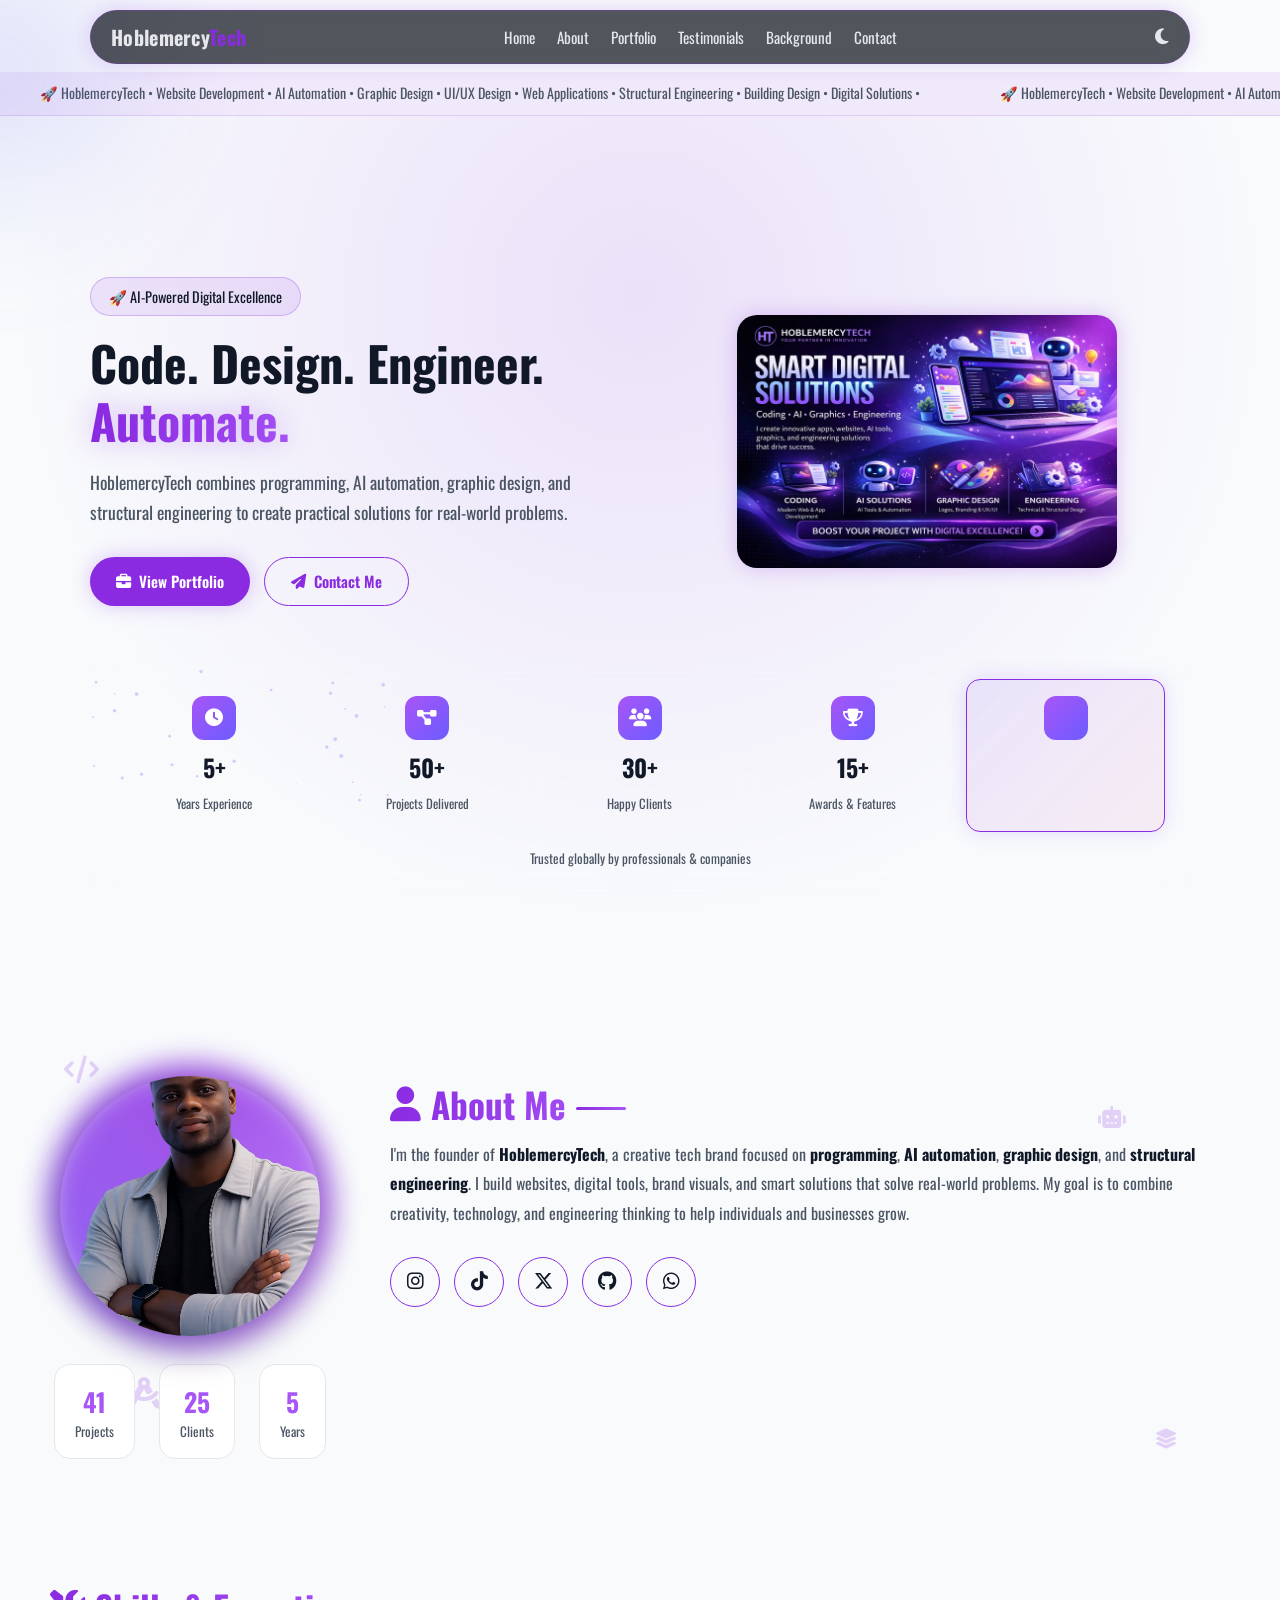
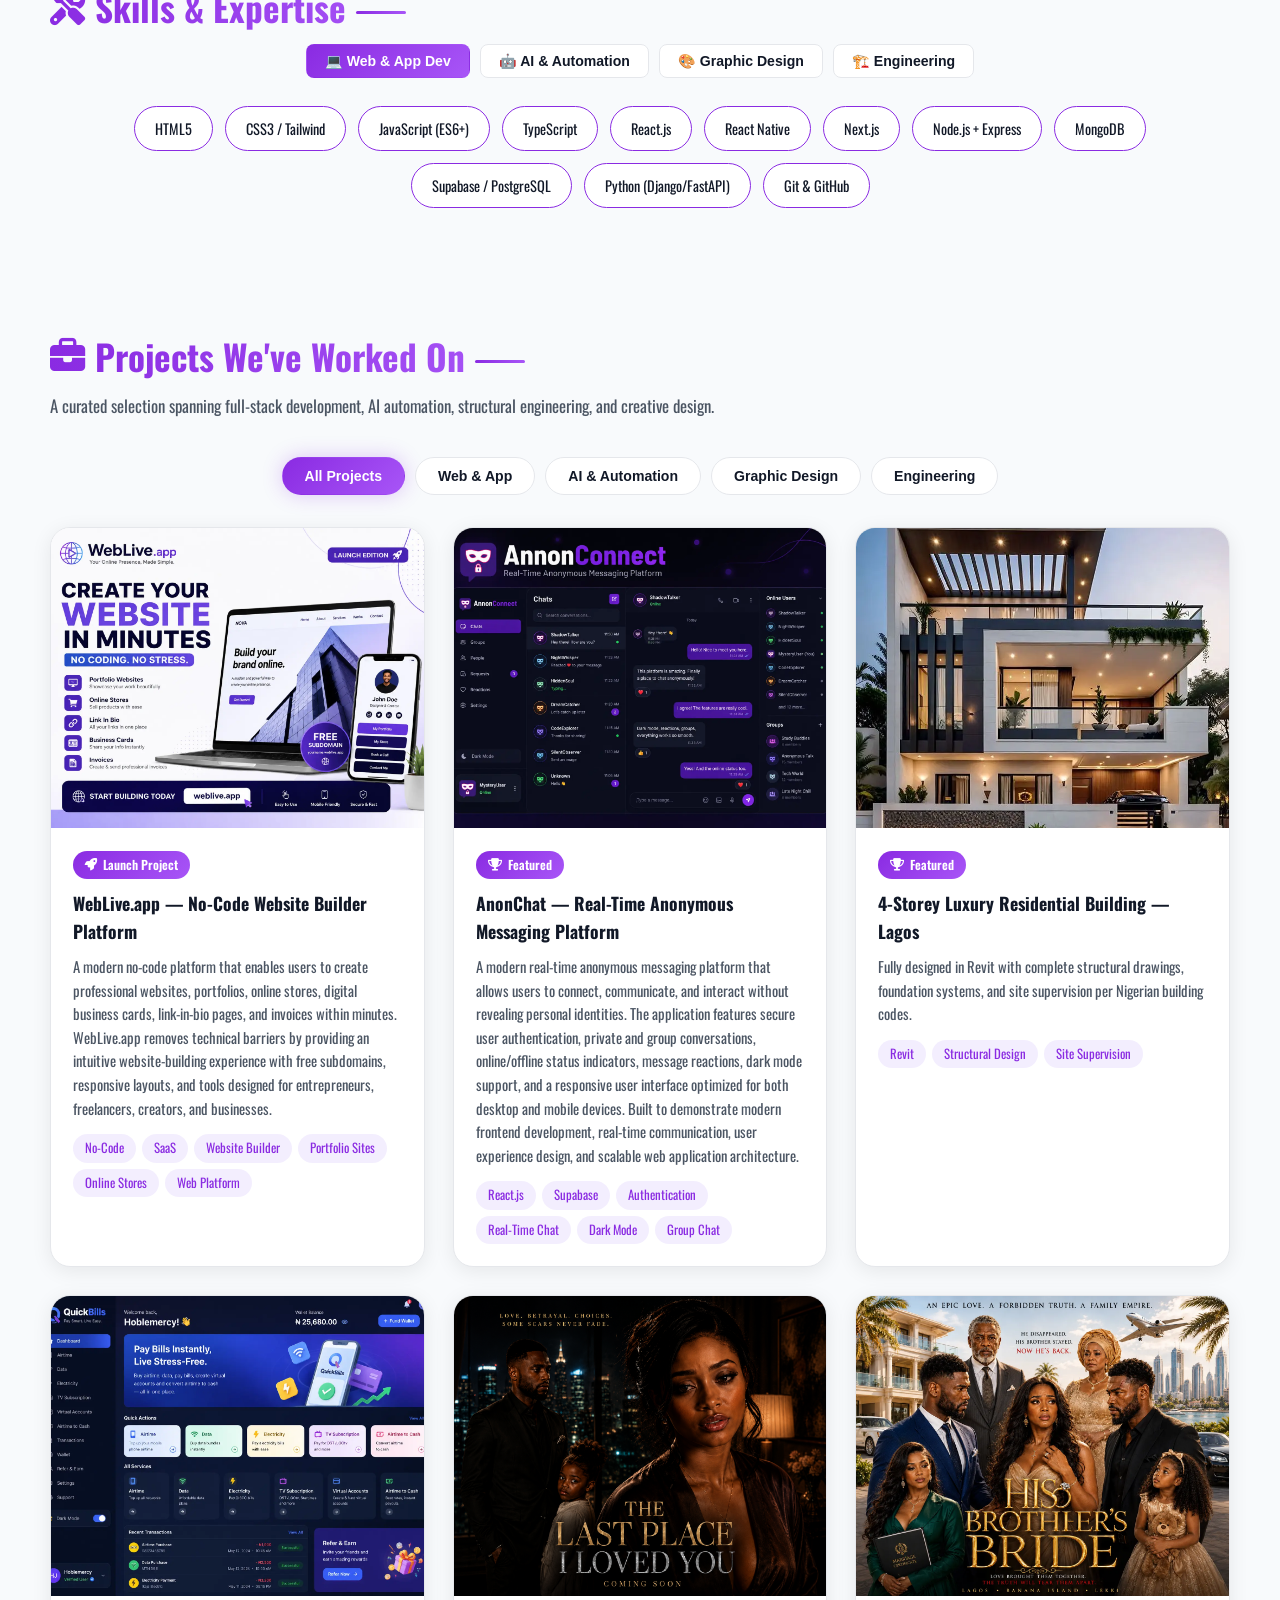
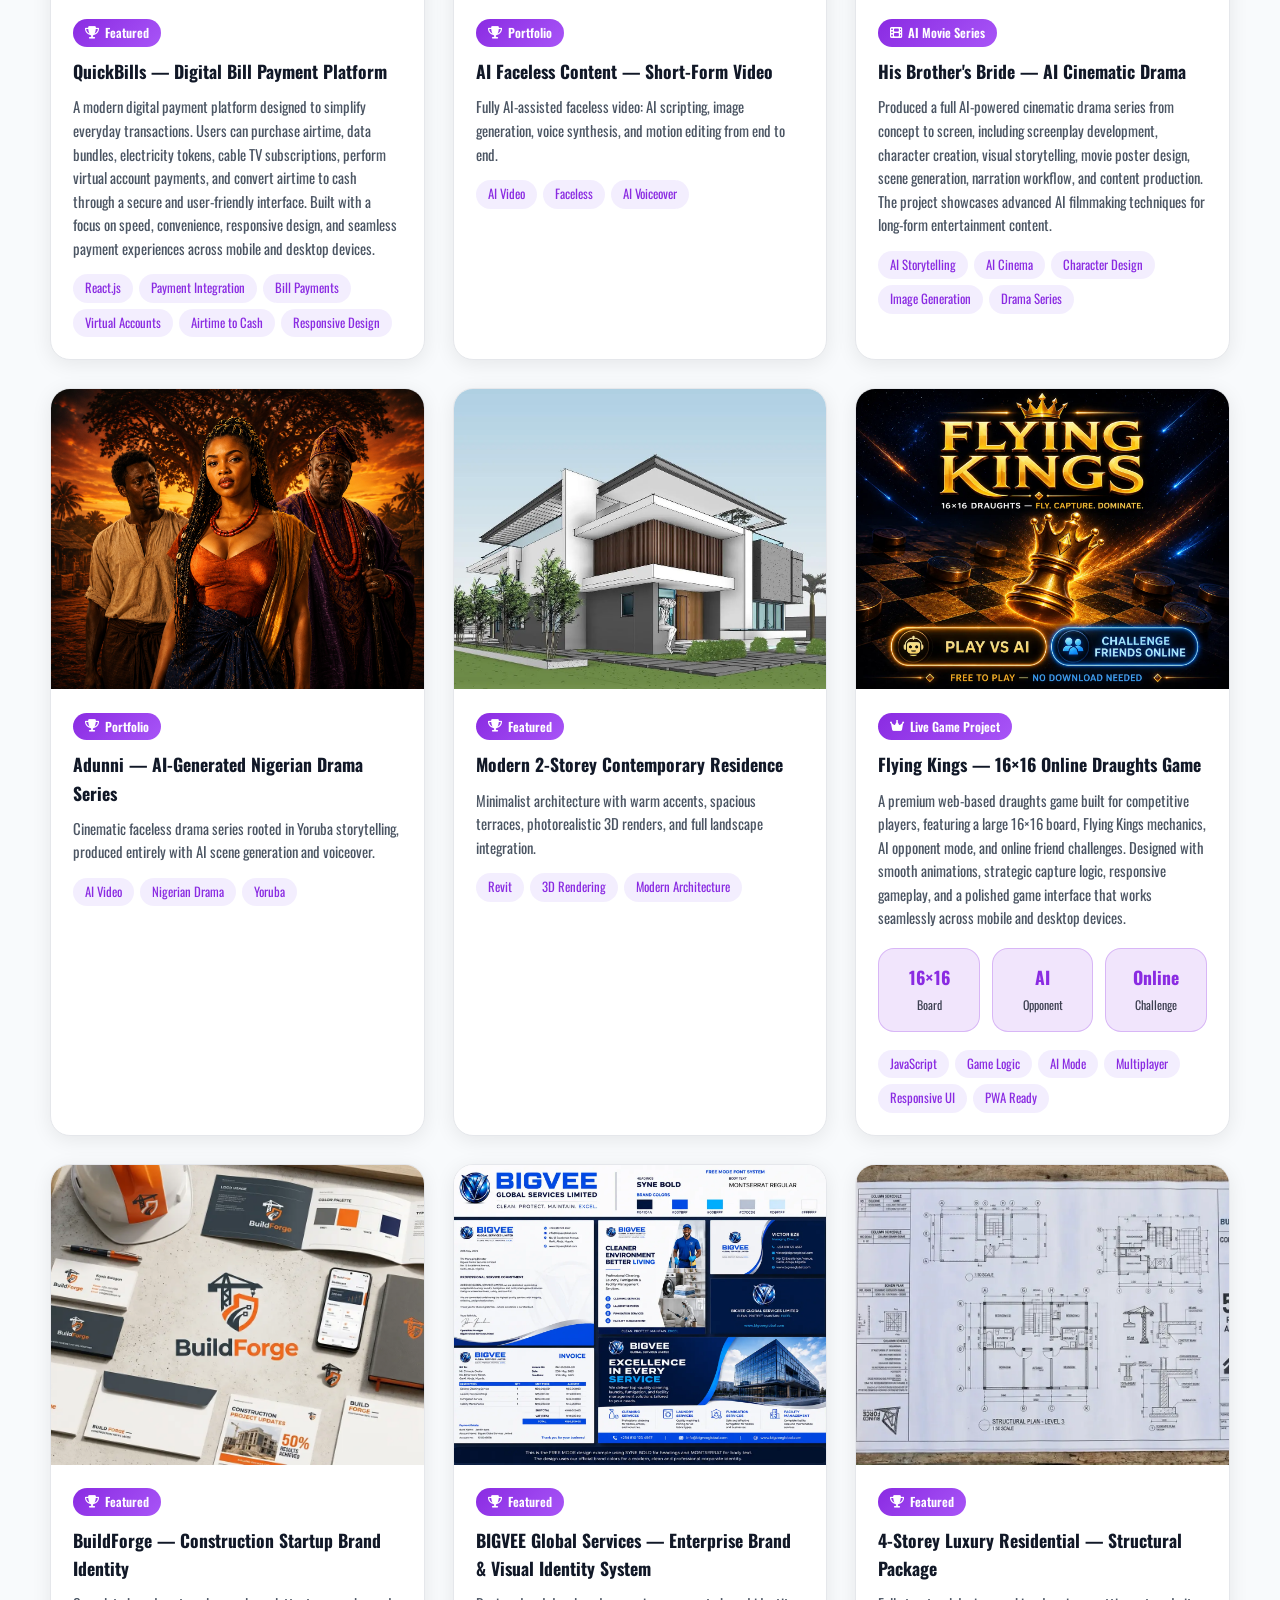
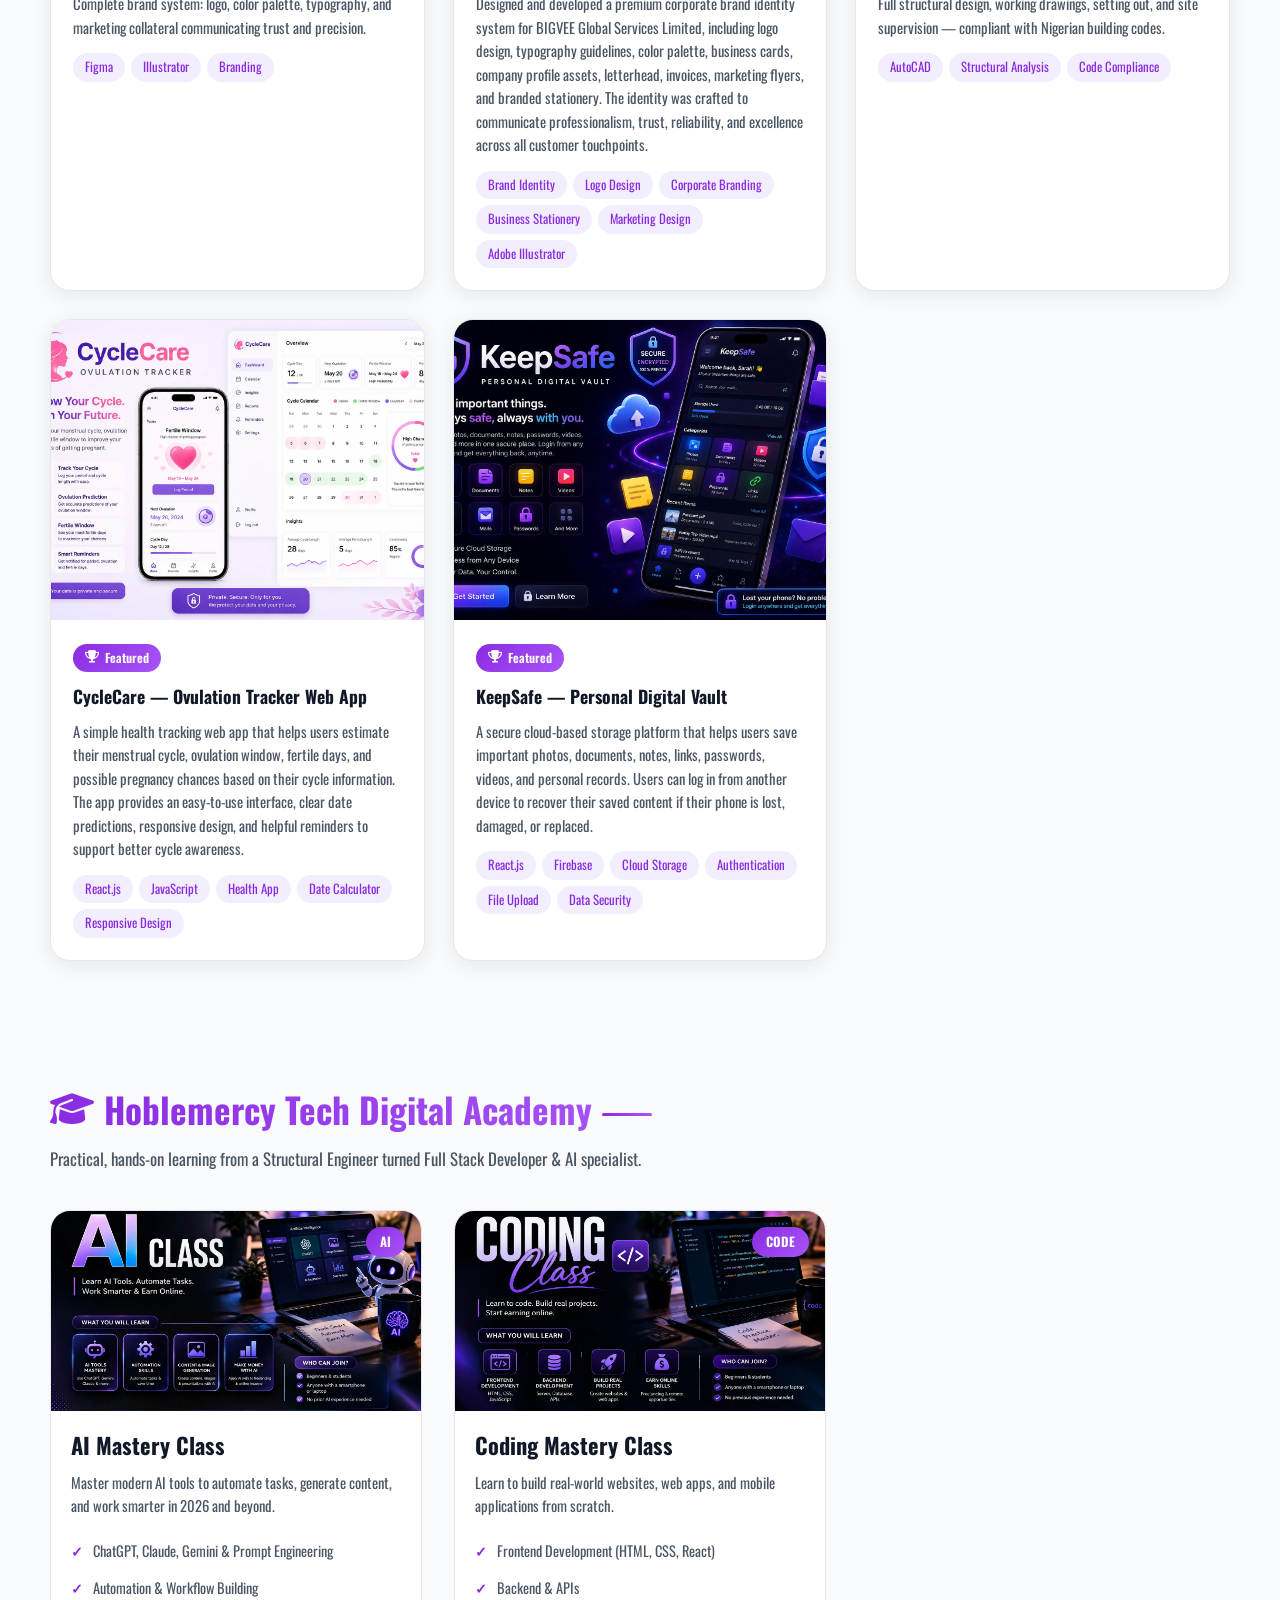
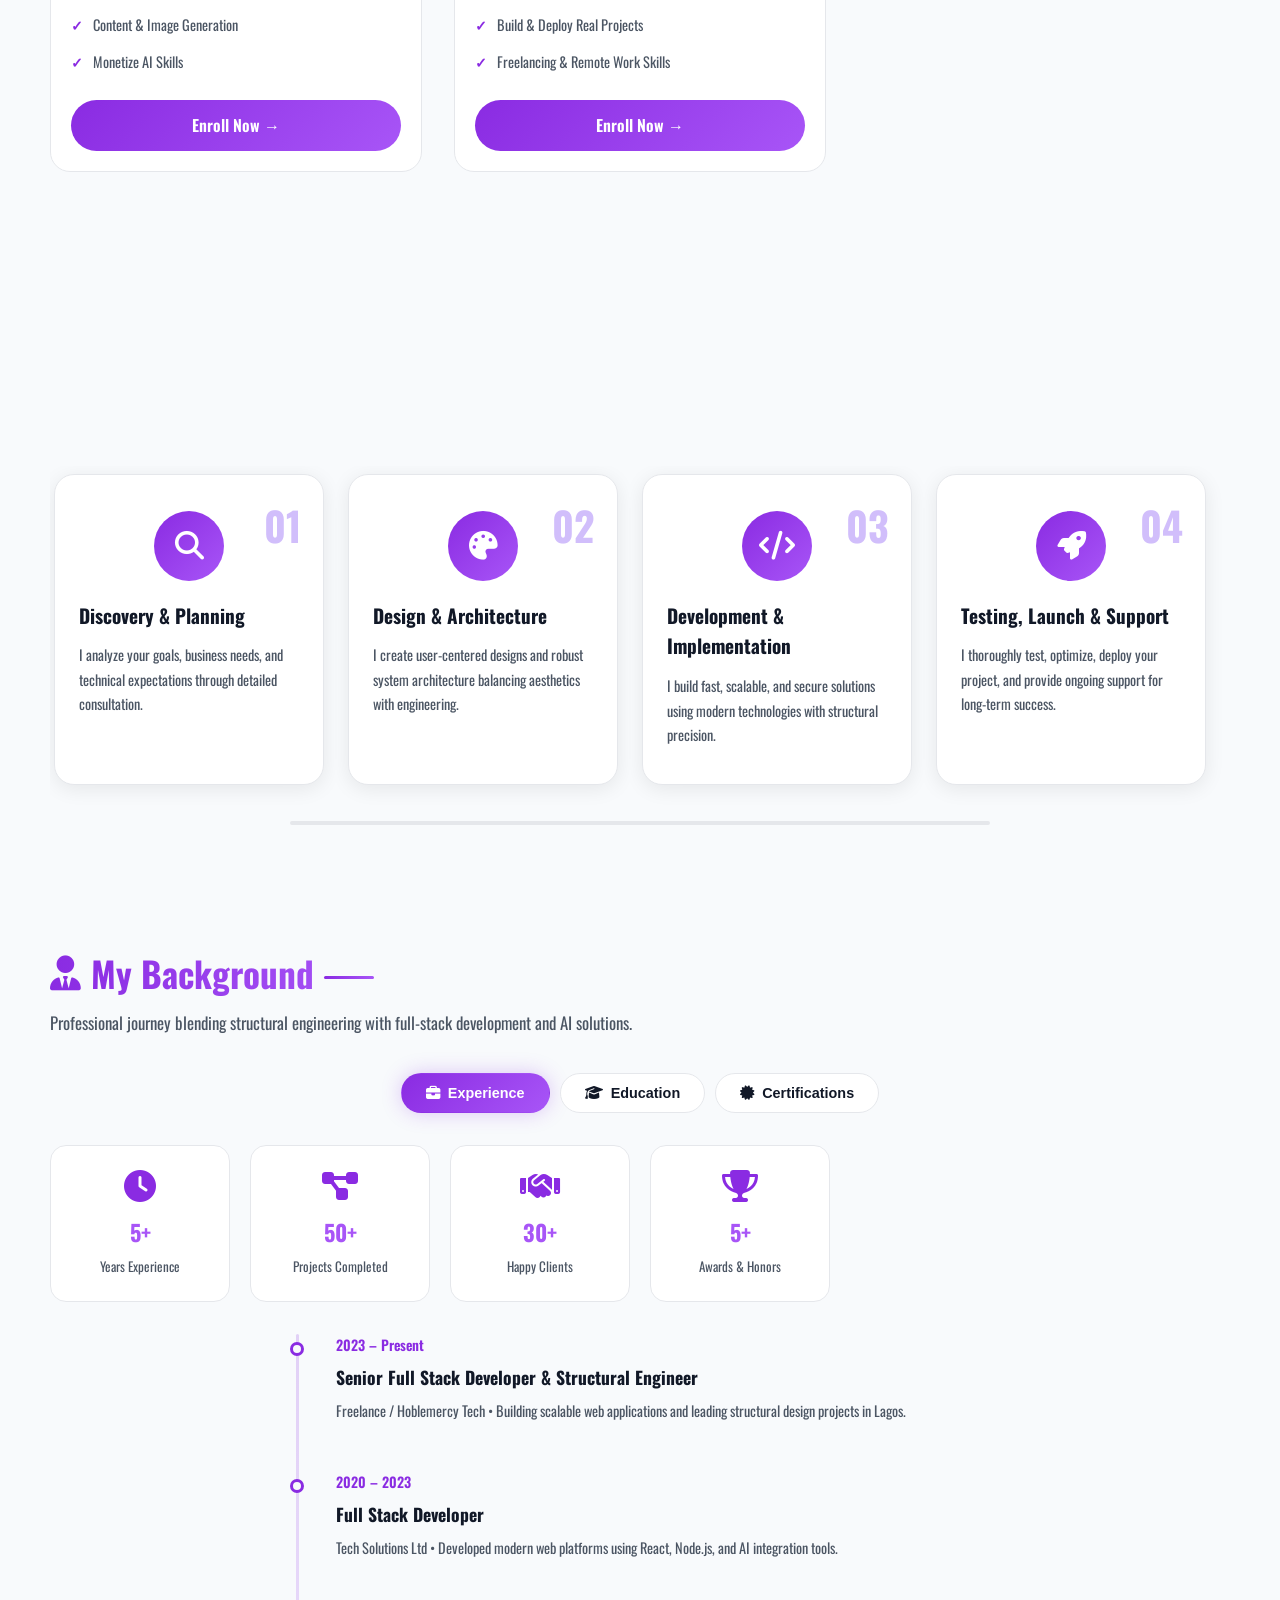
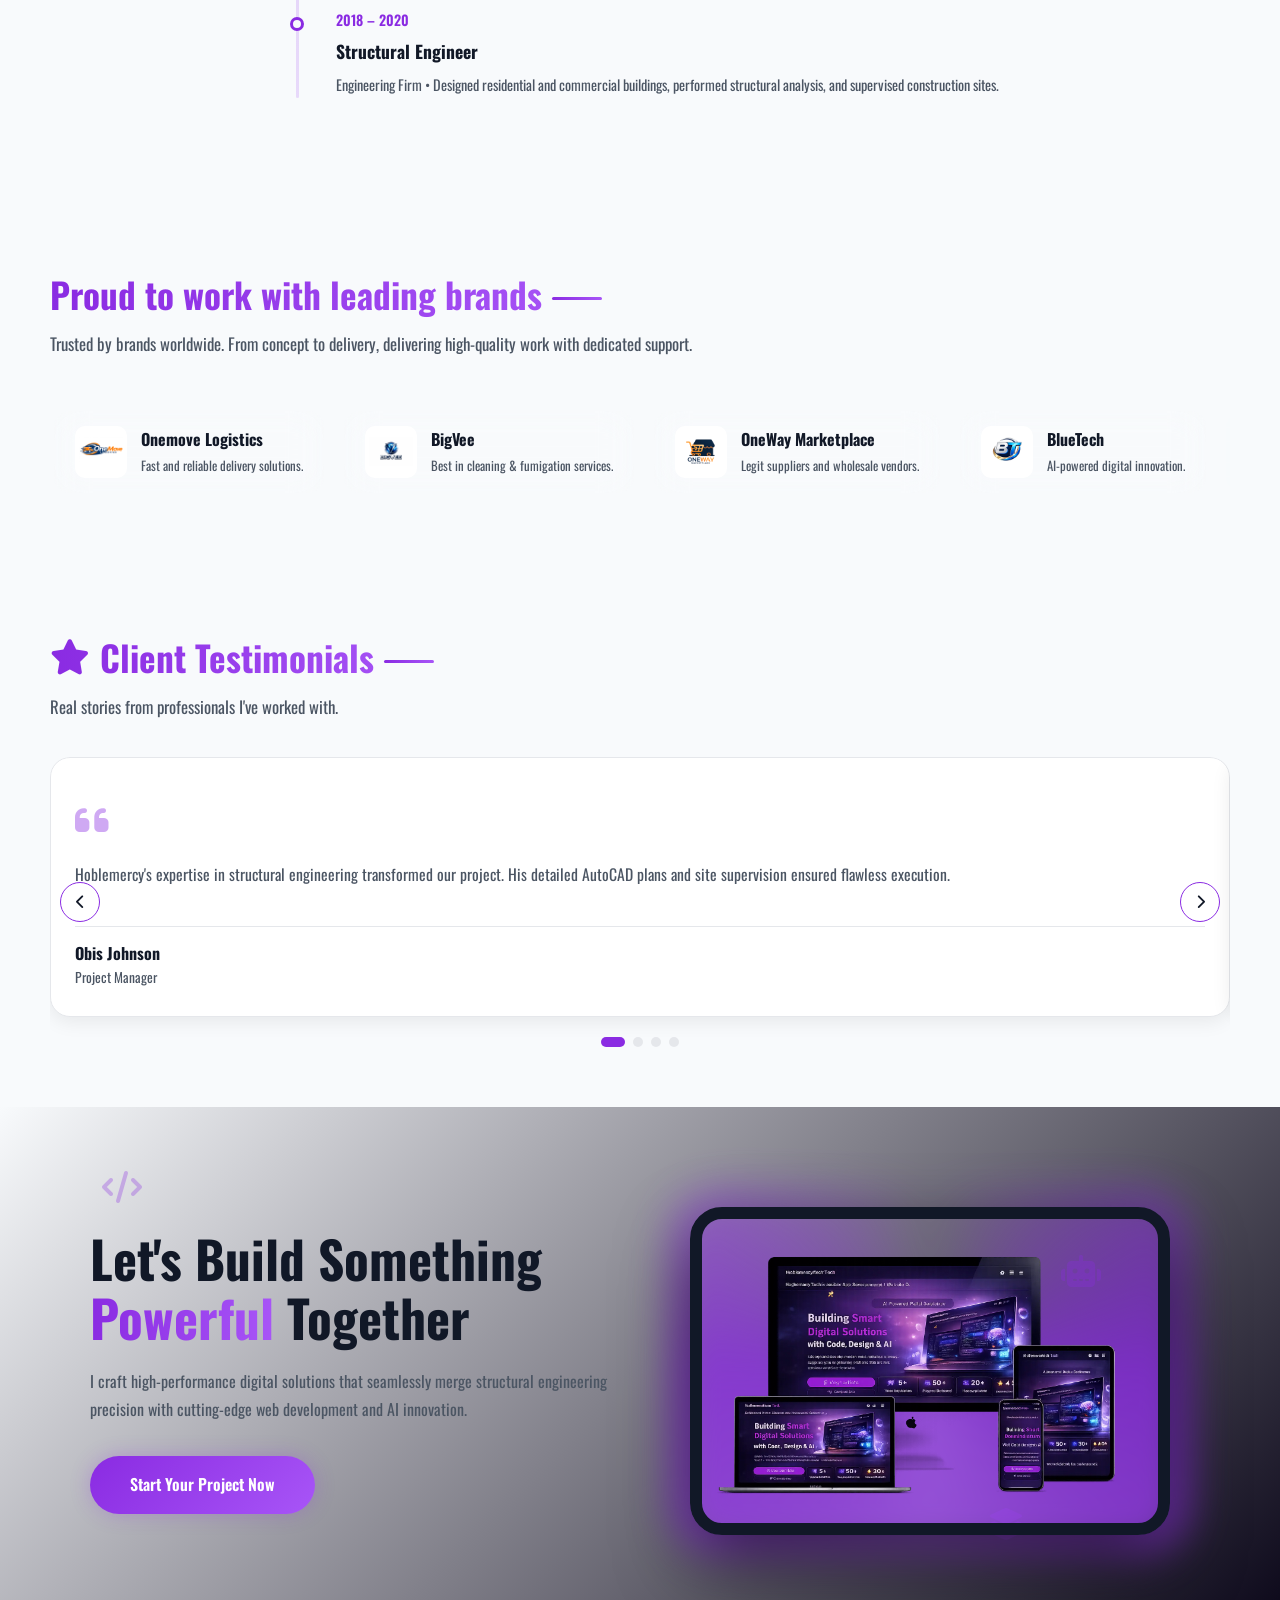
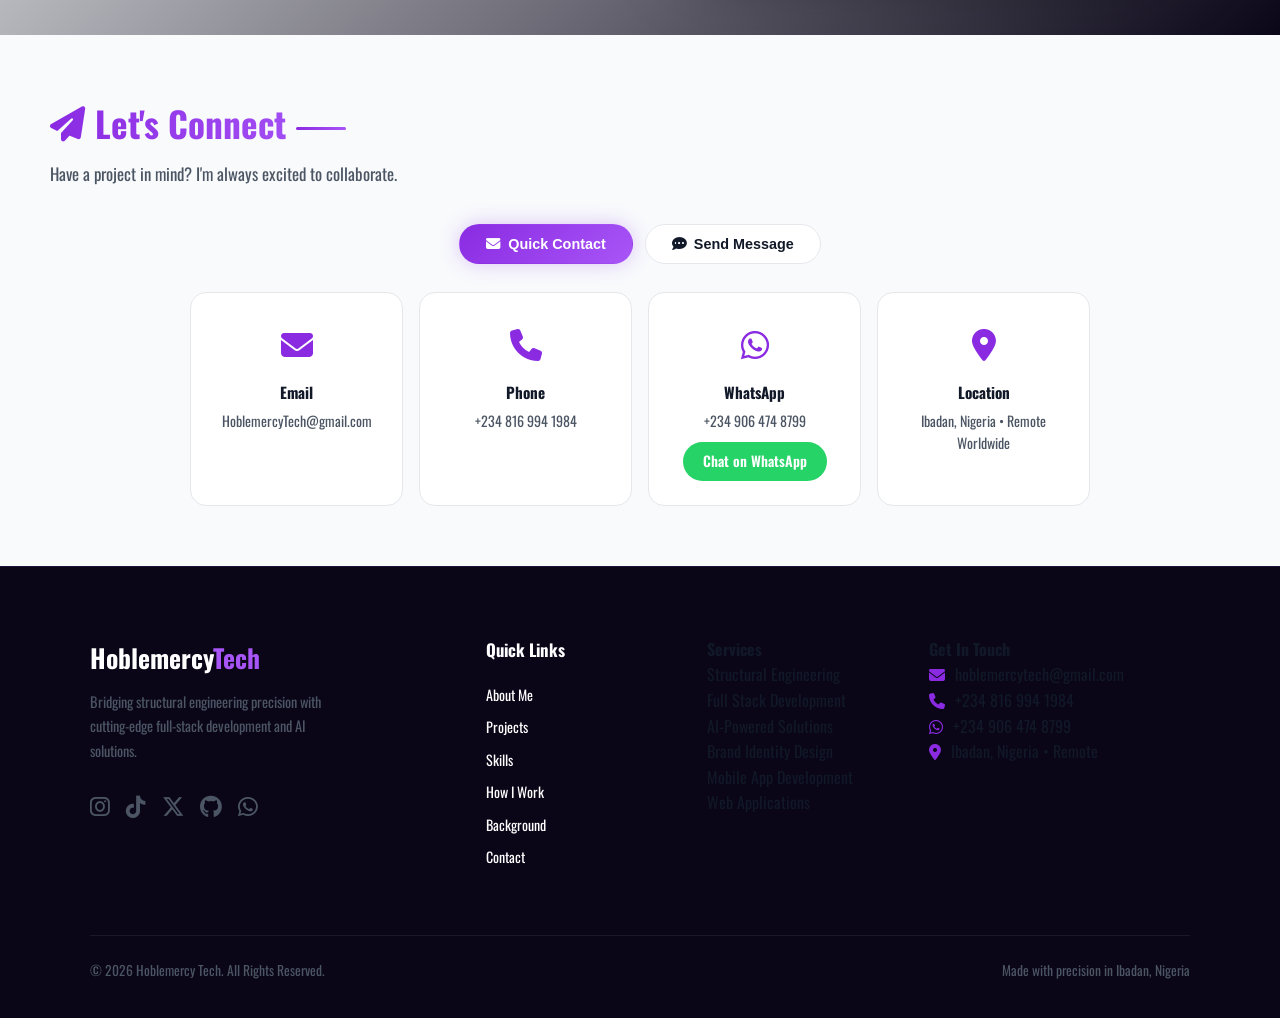
<file: portfolio.html>
<!DOCTYPE html>
<html lang="en">

<head>
  <meta charset="UTF-8">
  <meta name="viewport" content="width=device-width, initial-scale=1.0">
  <title>Hoblemercy Tech | Developer, AI Tutor & Digital Creator</title>
  <meta name="description" content="Hoblemercy Tech - Developer, AI Tutor, Structural Engineer & Graphic Designer.">
  <link rel="preconnect" href="https://fonts.googleapis.com">
  <link rel="preconnect" href="https://fonts.gstatic.com" crossorigin>
  <link href="https://fonts.googleapis.com/css2?family=Oswald:wght@200..700&display=swap" rel="stylesheet">
  <link rel="stylesheet" href="https://cdnjs.cloudflare.com/ajax/libs/font-awesome/6.5.0/css/all.min.css">
  <style>
    /* ===== CSS VARIABLES ===== */
    :root {
      --bg-primary: #F8FAFC;
      --bg-secondary: #FFFFFF;
      --text-primary: #111827;
      --text-secondary: #4B5563;
      --brand-primary: #8A2BE2;
      --brand-secondary: #7C3AED;
      --brand-accent: #A855F7;
      --border-color: #E5E7EB;
      --card-bg: #FFFFFF;
      --shadow: 0 4px 20px rgba(0,0,0,0.08);
      --glow: 0 0 20px rgba(138,43,226,0.25);
      --nav-height: 70px;
    }
    [data-theme="dark"] {
      --bg-primary: #0B0F19;
      --bg-secondary: #111827;
      --text-primary: #E5E7EB;
      --text-secondary: #9CA3AF;
      --brand-primary: #8A2BE2;
      --brand-secondary: #A855F7;
      --brand-accent: #C084FC;
      --border-color: #1F2937;
      --card-bg: #111827;
      --shadow: 0 6px 30px rgba(0,0,0,0.6);
      --glow: 0 0 25px rgba(138,43,226,0.5);
    }

    /* ===== RESET ===== */
    *, *::before, *::after { margin: 0; padding: 0; box-sizing: border-box; }
    html { scroll-behavior: smooth; font-size: 16px; }
    body {
      font-family: "Oswald", sans-serif;
      background: var(--bg-primary);
      color: var(--text-primary);
      line-height: 1.6;
      overflow-x: hidden;
      transition: background-color 0.4s ease, color 0.4s ease;
    }
    img { max-width: 100%; display: block; }
    a { text-decoration: none; }
    ul { list-style: none; }

    /* ===== LOADER ===== */
    .premium-loader {
      position: fixed; inset: 0;
      background: var(--bg-primary);
      display: none; align-items: center; justify-content: center;
      z-index: 99999;
      opacity: 0; transition: opacity 0.4s ease;
    }
    .premium-loader.active { display: flex; opacity: 1; }
    .loader-content { text-align: center; }
    .spinner {
      width: 60px; height: 60px;
      border: 5px solid rgba(138,43,226,0.2);
      border-top-color: #8A2BE2;
      border-radius: 50%;
      animation: spin 0.9s linear infinite;
      margin: 16px auto;
      box-shadow: 0 0 20px rgba(138,43,226,0.5);
    }
    @keyframes spin { to { transform: rotate(360deg); } }
    .loader-title { font-size: 1.6rem; font-weight: 700; }
    .loader-title .tech { color: #8A2BE2; }
    .loader-text { font-size: 0.9rem; opacity: 0.8; animation: textFade 1.5s ease-in-out infinite alternate; }
    @keyframes textFade { from { opacity: 0.6; } to { opacity: 1; } }

    /* ===== HEADER / NAV ===== */
    .header {
      position: fixed;
      top: 10px; left: 50%;
      transform: translateX(-50%);
      width: calc(100% - 24px);
      max-width: 1100px;
      padding: 10px 20px;
      border-radius: 50px;
      background: rgba(11,15,25,0.7);
      backdrop-filter: blur(12px);
      border: 1px solid rgba(138,43,226,0.25);
      box-shadow: 0 0 20px rgba(138,43,226,0.2);
      z-index: 1000;
      display: flex;
      align-items: center;
      justify-content: space-between;
      gap: 12px;
      transition: box-shadow 0.3s;
    }
    .header:hover { box-shadow: 0 0 30px rgba(138,43,226,0.4); }
    .logo-text {
      font-size: 1.25rem; font-weight: 700;
      color: #E5E7EB; white-space: nowrap;
      letter-spacing: 0.3px;
    }
    .logo-text span { color: #8A2BE2; }
    .nav-links {
      display: flex; gap: 22px;
    }
    .nav-links a {
      color: #E5E7EB; font-size: 0.95rem;
      transition: color 0.3s;
    }
    .nav-links a:hover { color: var(--brand-primary); }
    .header-icons { display: flex; align-items: center; gap: 14px; }
    #themeToggle {
      font-size: 18px; cursor: pointer;
      color: #E5E7EB; transition: all 0.3s;
      background: none; border: none;
    }
    #themeToggle:hover { color: #8A2BE2; transform: rotate(20deg) scale(1.15); }
    .menu-icon {
      font-size: 22px; cursor: pointer;
      color: #E5E7EB; transition: 0.3s;
      background: none; border: none;
      display: none;
    }
    .menu-icon:hover { color: #8A2BE2; }

    /* ===== SIDENAV ===== */
    .sidenav {
      position: fixed; inset: 0;
      background: var(--bg-primary);
      display: flex; flex-direction: column;
      padding: 24px 28px;
      z-index: 2000;
      opacity: 0; pointer-events: none;
      transform: translateX(-100%);
      transition: all 0.4s cubic-bezier(0.4,0,0.2,1);
      overflow-y: auto;
    }
    .sidenav.active { opacity: 1; pointer-events: auto; transform: translateX(0); }
    .sidenav-header {
      display: flex; justify-content: space-between;
      align-items: center; margin-bottom: 40px;
    }
    .sidenav-logo { font-size: 1.3rem; font-weight: 700; color: var(--text-primary); }
    .sidenav-logo span { color: #8A2BE2; }
    .close-btn {
      font-size: 20px; cursor: pointer;
      color: var(--text-primary); background: none; border: none;
      transition: 0.3s;
    }
    .close-btn:hover { color: #8A2BE2; transform: rotate(90deg); }
    .sidenav ul { flex: 1; }
    .sidenav ul li {
      border-bottom: 1px solid var(--border-color);
      opacity: 0; transform: translateY(16px);
      transition: all 0.4s ease;
    }
    .sidenav.active ul li { opacity: 1; transform: translateY(0); }
    .sidenav.active ul li:nth-child(1) { transition-delay: 0.08s; }
    .sidenav.active ul li:nth-child(2) { transition-delay: 0.16s; }
    .sidenav.active ul li:nth-child(3) { transition-delay: 0.24s; }
    .sidenav.active ul li:nth-child(4) { transition-delay: 0.32s; }
    .sidenav.active ul li:nth-child(5) { transition-delay: 0.40s; }
    .sidenav.active ul li:nth-child(6) { transition-delay: 0.48s; }
    .sidenav ul li a {
      display: flex; align-items: center; gap: 12px;
      padding: 16px 4px; color: var(--text-primary);
      font-size: 1.1rem; transition: 0.3s;
    }
    .sidenav ul li a i { color: var(--brand-primary); width: 20px; }
    .sidenav ul li a:hover { color: #8A2BE2; padding-left: 10px; }
    .sidenav-actions {
      display: flex; flex-wrap: wrap; gap: 10px;
      margin-top: 32px; padding-top: 24px;
      border-top: 1px solid var(--border-color);
    }
    .btn-pill {
      padding: 10px 22px; border-radius: 30px;
      font-size: 0.9rem; font-weight: 600;
      display: inline-flex; align-items: center; gap: 8px;
      transition: 0.3s;
    }
    .btn-pill-primary {
      background: var(--brand-primary); color: #fff;
      box-shadow: var(--glow);
    }
    .btn-pill-primary:hover { transform: scale(1.05); }
    .btn-pill-secondary {
      border: 1.5px solid #8A2BE2; color: #8A2BE2;
    }
    .btn-pill-secondary:hover { background: #8A2BE2; color: #fff; }

    /* ===== ANNOUNCEMENT BAR ===== */
    .announcement-bar {
      margin-top: 72px;
      overflow: hidden;
      background: rgba(138,43,226,0.08);
      border-bottom: 1px solid rgba(138,43,226,0.15);
      padding: 10px 0;
    }
    .announcement-track {
      display: flex; width: max-content;
      animation: scroll-left 22s linear infinite;
    }
    .announcement-track span {
      white-space: nowrap; padding: 0 40px;
      color: var(--text-secondary); font-size: 0.88rem;
    }
    @keyframes scroll-left {
      from { transform: translateX(0); }
      to { transform: translateX(-50%); }
    }

    /* ===== CURSOR GLOW ===== */
    .cursor-glow {
      position: fixed; width: 380px; height: 380px;
      pointer-events: none; border-radius: 50%;
      background: radial-gradient(circle, rgba(99,102,241,0.2), transparent 70%);
      filter: blur(60px);
      transform: translate(-50%,-50%);
      z-index: 0; will-change: left, top;
    }

    /* ===== SECTION HELPERS ===== */
    .section-wrap { padding: 60px 20px; }
    .container-lg { max-width: 1180px; margin: 0 auto; }
    .section-title {
      display: inline-flex; align-items: center; gap: 10px;
      font-size: clamp(1.6rem, 4vw, 2.2rem); font-weight: 700;
      background: linear-gradient(90deg, var(--brand-primary), var(--brand-accent), var(--brand-secondary), var(--brand-primary));
      background-size: 300% 100%;
      -webkit-background-clip: text; -webkit-text-fill-color: transparent;
      animation: gradientMove 6s ease infinite;
      margin-bottom: 8px;
    }
    .section-title::after {
      content: ""; display: block;
      width: 50px; height: 3px; margin-top: 10px;
      background: linear-gradient(90deg, var(--brand-primary), var(--brand-accent));
      border-radius: 99px; transition: width 0.3s;
    }
    @keyframes gradientMove {
      0% { background-position: 0% 50%; }
      50% { background-position: 100% 50%; }
      100% { background-position: 0% 50%; }
    }
    .section-subtitle {
      color: var(--text-secondary); font-size: clamp(0.95rem, 2.5vw, 1.05rem);
      line-height: 1.7; max-width: 680px; margin-bottom: 36px;
    }

    /* ===== REVEAL ===== */
    .reveal {
      opacity: 0; transform: translateY(30px);
      transition: all 0.8s cubic-bezier(0.25,0.46,0.45,0.94);
    }
    .reveal.active { opacity: 1; transform: translateY(0); }

    /* ===== HERO ===== */
    .hero {
      min-height: 100vh;
      display: flex; flex-direction: column;
      align-items: center; justify-content: center;
      padding: 100px 20px 60px;
      background: radial-gradient(circle at 50% 20%, rgba(138,43,226,0.12), transparent 65%);
      text-align: center;
      gap: 48px;
    }
    .hero-inner {
      display: grid;
      grid-template-columns: 1fr 1fr;
      gap: 48px; align-items: center;
      width: 100%; max-width: 1100px;
      text-align: left;
    }
    .hero-badge {
      display: inline-flex; align-items: center; gap: 8px;
      background: rgba(138,43,226,0.1);
      border: 1px solid rgba(138,43,226,0.25);
      padding: 7px 18px; border-radius: 50px;
      font-size: 0.9rem; margin-bottom: 18px;
      backdrop-filter: blur(8px);
      color: var(--text-primary);
    }
    .hero h1 {
      font-size: clamp(1.8rem, 5vw, 3rem);
      line-height: 1.2; color: var(--text-primary);
      margin-bottom: 18px;
    }
    .hero h1 .highlight {
      color: var(--brand-primary);
      text-shadow: 0 0 30px rgba(138,43,226,0.3);
    }
    .hero-subtitle {
      font-size: clamp(0.95rem, 2.2vw, 1.1rem);
      color: var(--text-secondary); line-height: 1.7;
      margin-bottom: 30px;
    }
    .hero-buttons { display: flex; gap: 14px; flex-wrap: wrap; }
    .hero-btn {
      padding: 11px 26px; border-radius: 30px;
      font-size: 0.95rem; font-weight: 600;
      display: inline-flex; align-items: center; gap: 8px;
      transition: all 0.3s;
    }
    .hero-btn-primary {
      background: var(--brand-primary); color: #fff;
      box-shadow: var(--glow);
    }
    .hero-btn-primary:hover { transform: scale(1.05); }
    .hero-btn-secondary {
      border: 1.5px solid var(--brand-primary);
      color: var(--brand-primary);
    }
    .hero-btn-secondary:hover { background: var(--brand-primary); color: #fff; }
    .hero-image { display: flex; justify-content: center; }
    .hero-image img {
      width: min(380px, 100%);
      border-radius: 20px;
      box-shadow: var(--glow);
      animation: floatImg 5s ease-in-out infinite;
    }
    @keyframes floatImg {
      0%, 100% { transform: translateY(0); }
      50% { transform: translateY(-12px); }
    }

    /* TRUST STATS */
    .hero-trust {
      width: 100%; max-width: 1100px;
      background: rgba(255,255,255,0.03);
      border: 1px solid rgba(255,255,255,0.08);
      border-radius: 20px;
      padding: 24px;
      backdrop-filter: blur(16px);
      position: relative; overflow: hidden;
    }
    #trustParticles { position: absolute; inset: 0; z-index: 0; }
    .trust-stats {
      display: grid;
      grid-template-columns: repeat(5, 1fr);
      gap: 14px; position: relative; z-index: 1;
    }
    .trust-item {
      display: flex; flex-direction: column; align-items: center;
      gap: 8px; padding: 16px 12px; border-radius: 14px;
      background: rgba(255,255,255,0.02);
      border: 1px solid rgba(255,255,255,0.06);
      text-align: center; transition: all 0.35s ease;
    }
    .trust-item:hover { transform: translateY(-6px) scale(1.03); border-color: var(--brand-accent); box-shadow: 0 16px 36px rgba(0,0,0,0.4); }
    .trust-icon {
      width: 44px; height: 44px; border-radius: 12px;
      display: flex; align-items: center; justify-content: center;
      background: linear-gradient(135deg, var(--brand-accent), #6c5cff);
      color: #fff; font-size: 1.1rem;
    }
    .trust-number { font-size: 1.5rem; font-weight: 700; display: block; }
    .trust-label { font-size: 0.8rem; color: var(--text-secondary); }
    .trust-item.highlight {
      background: linear-gradient(135deg, rgba(139,92,246,0.12), rgba(236,72,153,0.08));
      border-color: var(--brand-primary);
      box-shadow: 0 0 20px rgba(139,92,246,0.2);
    }
    .trust-footer { text-align: center; font-size: 0.82rem; color: var(--text-secondary); margin-top: 16px; position: relative; z-index: 1; }

    /* ===== ABOUT ===== */
    .about-grid {
      display: grid;
      grid-template-columns: 280px 1fr;
      gap: 60px; align-items: start;
    }
    .profile-img-wrapper {
      position: relative; width: 260px; height: 260px;
      margin: 0 auto;
    }
    .profile-img-wrapper img {
      width: 100%; height: 100%; border-radius: 50%;
      object-fit: cover; position: relative; z-index: 2;
      box-shadow: 0 12px 40px rgba(0,0,0,0.25);
      transition: transform 0.6s cubic-bezier(0.34,1.56,0.64,1);
    }
    .profile-img-wrapper:hover img { transform: scale(1.06); }
    .glow-ring {
      position: absolute; inset: -12px; border-radius: 50%;
      background: conic-gradient(from 0deg, var(--brand-primary), var(--brand-accent), var(--brand-secondary), var(--brand-primary));
      filter: blur(14px); animation: rotateGlow 8s linear infinite; opacity: 0.8;
    }
    @keyframes rotateGlow { to { transform: rotate(360deg); } }
    .about-stats {
      display: flex; gap: 24px; flex-wrap: wrap;
      margin-top: 28px; justify-content: center;
    }
    .stat-mini {
      text-align: center; padding: 16px 20px;
      background: var(--card-bg); border: 1px solid var(--border-color);
      border-radius: 16px; transition: all 0.3s;
    }
    .stat-mini:hover { transform: translateY(-4px); box-shadow: var(--glow); }
    .stat-mini h3 { font-size: 1.6rem; color: var(--brand-accent); }
    .stat-mini p { font-size: 0.82rem; color: var(--text-secondary); }
    .bio {
      font-size: 1rem; line-height: 1.85;
      color: var(--text-secondary); margin-bottom: 28px;
    }
    .bio strong { color: var(--text-primary); }
    .about-socials { display: flex; gap: 14px; flex-wrap: wrap; }
    .social {
      width: 50px; height: 50px; border-radius: 50%;
      display: flex; align-items: center; justify-content: center;
      border: 1.5px solid var(--brand-primary);
      color: var(--text-primary); font-size: 1.2rem;
      transition: all 0.4s cubic-bezier(0.68,-0.55,0.27,1.55);
      position: relative; overflow: hidden;
    }
    .social::before {
      content: ''; position: absolute; inset: 0;
      background: linear-gradient(135deg, var(--brand-primary), var(--brand-accent));
      opacity: 0; transform: scale(0.5); transition: all 0.4s; z-index: -1;
    }
    .social:hover::before { opacity: 1; transform: scale(1); }
    .social:hover { border-color: transparent; color: #fff; transform: scale(1.15) rotate(8deg); box-shadow: 0 0 24px rgba(139,92,246,0.5); }
    .floating-icons { position: absolute; inset: 0; pointer-events: none; overflow: hidden; }
    .floating-icons i {
      position: absolute; color: var(--brand-primary);
      opacity: 0.2; animation: floatBg 18s infinite linear;
    }
    @keyframes floatBg {
      0%, 100% { transform: translateY(0) rotate(0); }
      50% { transform: translateY(-40px) rotate(12deg); }
    }

    /* ===== SKILLS ===== */
    .skill-tabs {
      display: flex; flex-wrap: wrap; gap: 10px;
      justify-content: center; margin-bottom: 28px;
    }
    .skill-tab {
      padding: 8px 18px;
      background: var(--card-bg); border: 1px solid var(--border-color);
      border-radius: 8px; font-size: 0.88rem; font-weight: 600;
      cursor: pointer; transition: all 0.3s; white-space: nowrap;
      color: var(--text-primary);
    }
    .skill-tab:hover { transform: translateY(-2px); box-shadow: var(--glow); }
    .skill-tab.active {
      background: linear-gradient(135deg, var(--brand-primary), var(--brand-accent));
      color: #fff; border-color: transparent;
    }
    .skill-content { display: none; animation: fadeZoomIn 0.6s ease forwards; }
    .skill-content.active { display: block; }
    @keyframes fadeZoomIn {
      from { opacity: 0; transform: scale(0.96) translateY(16px); }
      to { opacity: 1; transform: scale(1) translateY(0); }
    }
    .skills-grid {
      display: flex; flex-wrap: wrap; gap: 12px; justify-content: center;
    }
    .skill-tag {
      padding: 10px 20px; border-radius: 50px;
      background: var(--card-bg); border: 1px solid var(--brand-primary);
      font-size: 0.9rem; transition: all 0.4s; color: var(--text-primary);
    }
    .skill-tag:hover {
      transform: translateY(-4px) scale(1.04);
      background: linear-gradient(135deg, var(--brand-primary), var(--brand-accent));
      color: #fff; border-color: transparent; box-shadow: var(--glow);
    }

    /* ===== PROJECTS ===== */
    .project-filters {
      display: flex; flex-wrap: wrap; gap: 10px;
      justify-content: center; margin-bottom: 32px;
    }
    .filter-btn {
      padding: 10px 22px; border-radius: 50px;
      background: var(--card-bg); border: 1px solid var(--border-color);
      color: var(--text-primary); font-weight: 600;
      cursor: pointer; transition: all 0.3s; font-size: 0.88rem;
    }
    .filter-btn:hover, .filter-btn.active {
      background: linear-gradient(135deg, var(--brand-primary), var(--brand-accent));
      color: #fff; border-color: transparent; box-shadow: var(--glow);
    }
    .projects-grid {
      display: grid;
      grid-template-columns: repeat(auto-fill, minmax(300px, 1fr));
      gap: 28px;
    }
    .project-card {
      background: var(--card-bg); border-radius: 20px;
      border: 1px solid var(--border-color);
      box-shadow: var(--shadow); overflow: hidden;
      transition: all 0.5s cubic-bezier(0.4,0,0.2,1);
    }
    .project-card:hover { transform: translateY(-12px); box-shadow: var(--glow); border-color: var(--brand-primary); }
    .project-img-wrapper { position: relative; height: 300px; overflow: hidden; }
    .project-img-wrapper img { width: 100%; height: 100%; object-fit: cover; transition: transform 0.6s ease; }
    .project-card:hover .project-img-wrapper img { transform: scale(1.1); }
    .project-overlay {
      position: absolute; inset: 0;
      background: linear-gradient(to top, rgba(0,0,0,0.8), transparent);
      display: flex; align-items: flex-end; justify-content: center;
      padding: 20px; gap: 12px;
      opacity: 0; transition: opacity 0.4s;
    }
    .project-card:hover .project-overlay { opacity: 1; }
    .project-link {
      background: rgba(255,255,255,0.15); color: #fff;
      padding: 8px 18px; border-radius: 30px;
      font-size: 0.88rem; backdrop-filter: blur(8px); transition: 0.3s;
    }
    .project-link:hover { background: var(--brand-accent); }
    .project-info { padding: 22px; }
    .results-badge {
      display: inline-flex; align-items: center; gap: 6px;
      background: linear-gradient(135deg, var(--brand-primary), var(--brand-accent));
      color: #fff; font-size: 0.78rem; font-weight: 600;
      padding: 4px 12px; border-radius: 20px; margin-bottom: 10px;
    }
    .project-info h3 { font-size: 1.1rem; margin-bottom: 10px; }
    .project-info p { color: var(--text-secondary); font-size: 0.92rem; line-height: 1.6; margin-bottom: 14px; }
    .project-tags { display: flex; flex-wrap: wrap; gap: 6px; }
    .project-tags span {
      background: rgba(139,92,246,0.1); color: var(--brand-primary);
      padding: 4px 12px; border-radius: 20px; font-size: 0.8rem;
    }

    /* ===== ACADEMY ===== */
    .academy-grid {
      display: grid;
      grid-template-columns: repeat(auto-fill, minmax(300px, 1fr));
      gap: 32px; margin-top: 28px;
    }
    .academy-card {
      background: var(--card-bg); border: 1px solid var(--border-color);
      border-radius: 20px; overflow: hidden;
      transition: all 0.5s ease; position: relative;
    }
    .academy-card:hover { transform: translateY(-12px); box-shadow: var(--glow); border-color: var(--brand-primary); }
    .academy-image { width: 100%; height: 200px; object-fit: cover; }
    .academy-badge {
      position: absolute; top: 16px; right: 16px;
      background: linear-gradient(135deg, var(--brand-primary), var(--brand-accent));
      color: #fff; font-size: 0.8rem; font-weight: 700;
      padding: 5px 14px; border-radius: 20px;
    }
    .academy-card h3 { font-size: 1.4rem; margin: 16px 20px 8px; }
    .academy-card > p { color: var(--text-secondary); padding: 0 20px; font-size: 0.92rem; margin-bottom: 14px; }
    .academy-features { padding: 0 20px; margin-bottom: 20px; }
    .academy-features li {
      padding: 7px 0 7px 22px; color: var(--text-secondary);
      font-size: 0.9rem; position: relative;
    }
    .academy-features li::before { content: "✓"; position: absolute; left: 0; color: var(--brand-primary); font-weight: 700; }
    .academy-cta {
      display: block; margin: 0 20px 20px;
      padding: 13px 24px; text-align: center;
      background: linear-gradient(135deg, var(--brand-primary), var(--brand-accent));
      color: #fff; border-radius: 30px; font-weight: 600;
      transition: all 0.3s;
    }
    .academy-cta:hover { transform: translateY(-3px); box-shadow: var(--glow); }
    .academy-note { text-align: center; margin-top: 20px; color: var(--text-secondary); font-size: 0.95rem; }

    /* ===== PROCESS ===== */
    .process-slider { overflow-x: auto; padding-bottom: 12px; scrollbar-width: none; }
    .process-slider::-webkit-scrollbar { display: none; }
    .process-track { display: flex; gap: 24px; padding: 8px 4px; width: max-content; }
    .step {
      background: var(--card-bg); border: 1px solid var(--border-color);
      border-radius: 20px; padding: 36px 24px; width: 270px; flex-shrink: 0;
      position: relative; transition: all 0.4s ease; box-shadow: var(--shadow);
    }
    .step:hover { transform: translateY(-10px); box-shadow: var(--glow); border-color: var(--brand-primary); }
    .step-icon {
      width: 70px; height: 70px; margin: 0 auto 20px;
      background: linear-gradient(135deg, var(--brand-primary), var(--brand-accent));
      color: #fff; border-radius: 50%; display: flex;
      align-items: center; justify-content: center; font-size: 1.8rem;
      transition: 0.4s;
    }
    .step:hover .step-icon { transform: scale(1.12) rotate(10deg); }
    .step-number { position: absolute; top: 18px; right: 22px; font-size: 2.5rem; font-weight: 700; color: rgba(139,92,246,0.4); }
    .step h3 { font-size: 1.2rem; margin-bottom: 12px; }
    .step p { color: var(--text-secondary); font-size: 0.9rem; line-height: 1.7; }
    .progress-container { max-width: 700px; margin: 16px auto 0; height: 4px; background: var(--border-color); border-radius: 4px; overflow: hidden; }
    .progress-bar { height: 100%; background: linear-gradient(to right, var(--brand-primary), var(--brand-accent)); width: 0%; transition: width 0.1s; }

    /* ===== BACKGROUND ===== */
    .background-tabs {
      display: flex; flex-wrap: wrap; gap: 10px;
      margin-bottom: 32px; justify-content: center;
    }
    .background-tab {
      padding: 11px 24px; background: var(--card-bg);
      border: 1px solid var(--border-color); border-radius: 30px;
      font-weight: 600; cursor: pointer; transition: all 0.3s;
      display: flex; align-items: center; gap: 8px;
      color: var(--text-primary); font-size: 0.9rem;
    }
    .background-tab.active, .background-tab:hover {
      background: linear-gradient(135deg, var(--brand-primary), var(--brand-accent));
      color: #fff; border-color: transparent; box-shadow: var(--glow);
    }
    .background-tab-content { display: none; animation: fadeInUp 0.5s ease forwards; }
    .background-tab-content.active { display: block; }
    @keyframes fadeInUp { from { opacity: 0; transform: translateY(24px); } to { opacity: 1; transform: translateY(0); } }
    .stats-grid {
      display: grid;
      grid-template-columns: repeat(auto-fill, minmax(160px, 1fr));
      gap: 20px; margin-bottom: 32px;
    }
    .stat-card {
      background: var(--card-bg); border: 1px solid var(--border-color);
      border-radius: 16px; padding: 24px 16px; text-align: center;
      transition: all 0.4s;
    }
    .stat-card:hover { transform: translateY(-6px); box-shadow: var(--glow); }
    .stat-card i { font-size: 2rem; color: var(--brand-primary); margin-bottom: 12px; }
    .stat-card h3 { font-size: 1.4rem; margin-bottom: 6px; color: var(--brand-accent); }
    .stat-card p { font-size: 0.82rem; color: var(--text-secondary); }
    .timeline { max-width: 720px; margin: 0 auto; position: relative; }
    .timeline::before {
      content: ''; position: absolute; left: 16px; top: 0; bottom: 0;
      width: 3px; background: linear-gradient(to bottom, var(--brand-primary), var(--brand-accent));
      opacity: 0.2; border-radius: 3px;
    }
    .timeline-item { position: relative; padding-left: 56px; margin-bottom: 48px; }
    .timeline-dot {
      position: absolute; left: 10px; top: 8px;
      width: 14px; height: 14px;
      background: var(--bg-primary); border: 3px solid var(--brand-primary);
      border-radius: 50%; z-index: 1; transition: 0.3s;
    }
    .timeline-item:hover .timeline-dot { transform: scale(1.3); background: var(--brand-accent); }
    .timeline-date { font-size: 0.88rem; color: var(--brand-primary); font-weight: 600; margin-bottom: 6px; }
    .timeline-item h3 { font-size: 1.1rem; margin-bottom: 8px; }
    .timeline-item p { color: var(--text-secondary); font-size: 0.9rem; line-height: 1.7; }

    /* ===== BRANDS ===== */
    .brand-scroll { overflow-x: auto; scrollbar-width: none; padding: 8px 0; }
    .brand-scroll::-webkit-scrollbar { display: none; }
    .brand-track { display: flex; gap: 20px; width: max-content; padding: 8px 4px; }
    .brand-card {
      display: flex; align-items: center; gap: 14px;
      padding: 14px 20px; border-radius: 16px;
      background: rgba(255,255,255,0.03);
      border: 1px solid rgba(255,255,255,0.08);
      backdrop-filter: blur(16px);
      transition: all 0.4s; flex-shrink: 0; min-width: 220px;
    }
    .brand-card:hover { transform: translateY(-5px) scale(1.04); border-color: var(--brand-primary); box-shadow: var(--glow); }
    .brand-logo { width: 52px; height: 52px; border-radius: 10px; object-fit: contain; background: #fff; padding: 4px; flex-shrink: 0; }
    .brand-info h3 { font-size: 1rem; margin-bottom: 3px; }
    .brand-info p { font-size: 0.8rem; color: var(--text-secondary); }

    /* ===== TESTIMONIALS ===== */
    .testimonial-carousel { position: relative; overflow: hidden; border-radius: 20px; }
    .testimonial-track { display: flex; transition: transform 0.6s ease; }
    .testimonial-card {
      flex: 0 0 100%; padding: 28px 24px;
      background: var(--card-bg); border: 1px solid var(--border-color);
      border-radius: 20px; box-shadow: var(--shadow);
      display: flex; flex-direction: column; min-height: 260px;
      transition: all 0.4s;
    }
    .quote-icon { font-size: 2.4rem; color: var(--brand-primary); opacity: 0.4; margin-bottom: 12px; }
    .testimonial-text { font-size: 0.98rem; line-height: 1.8; color: var(--text-secondary); flex: 1; padding-bottom: 16px; }
    .author-info { border-top: 1px solid var(--border-color); padding-top: 14px; }
    .author { font-weight: 700; color: var(--text-primary); }
    .role { font-size: 0.85rem; color: var(--text-secondary); }
    .carousel-arrow {
      position: absolute; top: 50%; transform: translateY(-50%);
      width: 40px; height: 40px; border-radius: 50%;
      background: var(--card-bg); border: 1.5px solid var(--brand-primary);
      color: var(--text-primary); display: flex; align-items: center;
      justify-content: center; cursor: pointer; z-index: 10; transition: 0.3s;
      font-size: 0.9rem;
    }
    .carousel-arrow:hover { background: var(--brand-primary); color: #fff; }
    .prev { left: 10px; } .next { right: 10px; }
    .carousel-dots { display: flex; justify-content: center; gap: 8px; margin-top: 20px; }
    .dot { width: 10px; height: 10px; background: var(--border-color); border-radius: 50%; transition: 0.3s; cursor: pointer; }
    .dot.active { width: 24px; background: var(--brand-primary); border-radius: 5px; }

    /* ===== CTA ===== */
    .cta-section {
      padding: 100px 20px;
      background: linear-gradient(135deg, var(--bg-primary), #0a0618);
      position: relative; overflow: hidden;
    }
    .cta-grid {
      display: grid; grid-template-columns: 1fr 1fr;
      gap: 60px; align-items: center; max-width: 1100px; margin: 0 auto;
      position: relative; z-index: 2;
    }
    .cta-content h2 {
      font-size: clamp(2rem, 5vw, 3.2rem);
      line-height: 1.15; margin-bottom: 20px; color: var(--text-primary);
    }
    .highlight { background: linear-gradient(90deg, var(--brand-primary), var(--brand-accent)); -webkit-background-clip: text; -webkit-text-fill-color: transparent; }
    .cta-content p { font-size: 1rem; color: var(--text-secondary); line-height: 1.8; margin-bottom: 32px; }
    .cta-btn {
      display: inline-flex; align-items: center;
      padding: 16px 40px; background: linear-gradient(135deg, var(--brand-primary), var(--brand-accent));
      color: #fff; border-radius: 50px; font-weight: 600;
      box-shadow: var(--glow); transition: all 0.4s;
    }
    .cta-btn:hover { transform: translateY(-6px) scale(1.06); box-shadow: 0 24px 50px rgba(139,92,246,0.45); }
    .mockup-wrapper { position: relative; max-width: 480px; margin: 0 auto; }
    .tech-glow-border {
      position: absolute; inset: -18px; border-radius: 48px;
      background: conic-gradient(from 0deg, transparent, var(--brand-primary) 90deg, var(--brand-accent) 180deg, var(--brand-primary) 270deg, transparent);
      filter: blur(20px); opacity: 0.8;
      animation: rotateGlow 9s linear infinite; z-index: 1;
    }
    .mockup-wrapper img { position: relative; z-index: 2; border-radius: 32px; border: 12px solid #111827; box-shadow: 0 30px 70px rgba(0,0,0,0.6); }
    .floating-elements { position: absolute; inset: 0; pointer-events: none; overflow: hidden; }
    .floating-icon { position: absolute; color: var(--brand-primary); font-size: 2rem; opacity: 0.3; animation: floatBg 28s infinite linear; }

    /* ===== CONTACT ===== */
    .contact-tabs {
      display: flex; flex-wrap: wrap; gap: 12px;
      justify-content: center; margin-bottom: 28px;
    }
    .contact-tab {
      padding: 11px 26px; background: var(--card-bg);
      border: 1px solid var(--border-color); border-radius: 30px;
      font-weight: 600; cursor: pointer; transition: all 0.3s;
      display: flex; align-items: center; gap: 8px;
      color: var(--text-primary); font-size: 0.9rem;
    }
    .contact-tab.active, .contact-tab:hover {
      background: linear-gradient(135deg, var(--brand-primary), var(--brand-accent));
      color: #fff; border-color: transparent; box-shadow: var(--glow);
    }
    .tab-content { display: none; }
    .tab-content.active { display: block; }
    .contact-grid {
      display: grid;
      grid-template-columns: repeat(auto-fill, minmax(200px, 1fr));
      gap: 16px; max-width: 900px; margin: 0 auto;
    }
    .contact-item {
      background: var(--card-bg); border: 1px solid var(--border-color);
      border-radius: 16px; padding: 24px 18px; text-align: center;
      transition: all 0.3s;
    }
    .contact-item:hover { transform: translateY(-5px); box-shadow: var(--glow); }
    .contact-icon { font-size: 2rem; color: var(--brand-primary); margin-bottom: 12px; }
    .contact-info h5 { margin-bottom: 5px; font-size: 0.95rem; }
    .contact-info p { color: var(--text-secondary); font-size: 0.88rem; }
    .whatsapp-btn {
      display: inline-block; margin-top: 10px;
      padding: 8px 20px; background: #25D366;
      color: #fff; border-radius: 30px;
      font-weight: 600; font-size: 0.88rem; transition: 0.3s;
    }
    .whatsapp-btn:hover { background: #128C7E; }
    #contact-form input, #contact-form textarea {
      width: 100%; padding: 14px 18px;
      margin-bottom: 14px;
      background: var(--card-bg); border: 1px solid var(--border-color);
      border-radius: 12px; color: var(--text-primary);
      font-size: 0.95rem; font-family: inherit;
      transition: border-color 0.3s;
    }
    #contact-form input:focus, #contact-form textarea:focus {
      outline: none; border-color: var(--brand-primary);
    }
    #contact-form textarea { min-height: 130px; resize: vertical; }
    #contact-form { max-width: 640px; margin: 0 auto; }
    .submit-btn {
      width: 100%; padding: 16px;
      background: linear-gradient(135deg, var(--brand-primary), var(--brand-accent));
      color: #fff; border: none; border-radius: 12px;
      font-size: 1rem; font-weight: 600; cursor: pointer;
      transition: all 0.3s; font-family: inherit;
    }
    .submit-btn:hover { transform: translateY(-3px); box-shadow: var(--glow); }

    /* ===== FOOTER ===== */
    .footer {
      background: #0a0618; padding: 70px 20px 36px;
      border-top: 1px solid rgba(139,92,246,0.15);
    }
    .footer-grid {
      display: grid;
      grid-template-columns: 2fr 1fr 1fr 1.5fr;
      gap: 48px; max-width: 1100px;
      margin: 0 auto 56px;
    }
    .footer-logo { font-size: 1.6rem; font-weight: 700; color: #fff; margin-bottom: 12px; }
    .footer-logo .tech { color: var(--brand-accent); }
    .footer-desc { color: var(--text-secondary); font-size: 0.9rem; line-height: 1.7; max-width: 260px; margin-bottom: 24px; }
    .footer-col h4 { color: #fff; margin-bottom: 20px; font-size: 1.05rem; }
    .footer-col ul li { 
      text-decoration: none;
      list-style: none;
      margin-bottom: 10px; }
    .footer-col ul li a {
      text-decoration: none;
list-style: none;
color: white; font-size: 0.88rem; transition: 0.3s; }
    .footer-col ul li a:hover { color: var(--brand-primary); padding-left: 4px; }
    .footer-col ul li { color: var(--text-secondary); font-size: 0.88rem; }
    .footer-social { display: flex; gap: 16px; }
    .footer-social a { color: var(--text-secondary); font-size: 1.4rem; transition: all 0.3s; }
    .footer-social a:hover { color: var(--brand-primary); transform: translateY(-4px); }
    .footer-bottom {
      border-top: 1px solid rgba(255,255,255,0.07);
      padding-top: 24px; display: flex;
      justify-content: space-between; align-items: center;
      flex-wrap: wrap; gap: 14px;
      font-size: 0.85rem; color: var(--text-secondary);
      max-width: 1100px; margin: 0 auto;
    }
    .back-to-top {
      position: fixed; bottom: 24px; right: 24px;
      width: 50px; height: 50px;
      background: var(--card-bg); border: 2px solid var(--brand-primary);
      border-radius: 50%; color: var(--brand-primary);
      display: flex; align-items: center; justify-content: center;
      font-size: 1.1rem; cursor: pointer;
      opacity: 0; visibility: hidden; transition: all 0.4s;
      z-index: 999; box-shadow: 0 8px 24px rgba(139,92,246,0.3);
    }
    .back-to-top.visible { opacity: 1; visibility: visible; }
    .back-to-top:hover { background: var(--brand-primary); color: #fff; transform: scale(1.1); }

.project-metrics {
  display: grid;
  grid-template-columns: repeat(3, 1fr);
  gap: 12px;
  margin: 18px 0;
}

.metric {
  padding: 14px 10px;
  border-radius: 16px;
  background: rgba(138, 43, 226, 0.12);
  border: 1px solid rgba(138, 43, 226, 0.25);
  text-align: center;
}

.metric-value {
  display: block;
  font-size: 1.1rem;
  font-weight: 800;
  color: #8a2be2;
}

.metric-label {
  font-size: 0.75rem;
  opacity: 0.8;
}

    /* ===== RESPONSIVE ===== */

    /* Tablet (≤ 1024px) */
    @media (max-width: 1024px) {
      .hero-inner { grid-template-columns: 1fr 1fr; gap: 36px; }
      .trust-stats { grid-template-columns: repeat(3, 1fr); }
      .about-grid { grid-template-columns: 1fr; text-align: center; gap: 40px; }
      .about-socials { justify-content: center; }
      .footer-grid { grid-template-columns: 1fr 1fr; gap: 36px; }
      .cta-grid { grid-template-columns: 1fr; gap: 48px; text-align: center; }
      .mockup-wrapper { max-width: 380px; }
    }

    /* Tablet small (≤ 768px) */
    @media (max-width: 768px) {
      .nav-links { display: none; }
      .menu-icon { display: block; }
      .cursor-glow { display: none; }

      /* Hero stacks */
      .hero { padding: 90px 16px 50px; gap: 36px; }
      .hero-inner { grid-template-columns: 1fr; gap: 32px; text-align: center; }
      .hero-buttons { justify-content: center; }
      .hero-badge { justify-content: center; }

      .trust-stats { grid-template-columns: repeat(2, 1fr); }

      /* About */
      .profile-img-wrapper { width: 220px; height: 220px; }

      /* Projects */
      .projects-grid { grid-template-columns: 1fr; }

      /* Academy */
      .academy-grid { grid-template-columns: 1fr; }

      /* Background */
      .stats-grid { grid-template-columns: 1fr 1fr; }

      /* Footer */
      .footer-grid { grid-template-columns: 1fr; gap: 32px; }
      .footer-desc { max-width: none; }
      .footer-bottom { flex-direction: column; text-align: center; }

      /* CTA */
      .cta-section { padding: 70px 16px; }
      .cta-grid { grid-template-columns: 1fr; gap: 40px; }
    }

    /* Mobile (≤ 480px) */
    @media (max-width: 480px) {
      html { font-size: 15px; }
      .header { padding: 9px 16px; }
      .logo-text { font-size: 1.1rem; }

      .hero { padding: 80px 14px 44px; }
      .hero h1 { font-size: 1.7rem; }
      .hero-buttons { flex-direction: column; align-items: stretch; }
      .hero-btn { justify-content: center; }
      .hero-image img { width: 100%; max-width: 300px; margin: 0 auto; }

      .trust-stats { grid-template-columns: 1fr 1fr; }
      .trust-item.highlight { grid-column: 1 / -1; }

      .section-wrap { padding: 48px 14px; }

      .profile-img-wrapper { width: 190px; height: 190px; }
      .about-stats { gap: 12px; }

      .skill-tabs { gap: 8px; }
      .skill-tab { padding: 7px 13px; font-size: 0.82rem; }

      .project-filters { gap: 8px; }
      .filter-btn { padding: 8px 16px; font-size: 0.82rem; }

      .background-tabs { gap: 8px; }
      .background-tab { padding: 9px 16px; font-size: 0.82rem; }
      .stats-grid { grid-template-columns: 1fr; }

      .cta-content h2 { font-size: 1.8rem; }

      .contact-grid { grid-template-columns: 1fr; }

      .footer { padding: 50px 14px 28px; }
      .footer-grid { gap: 28px; }
      .footer-social { flex-wrap: wrap; }

      .back-to-top { bottom: 16px; right: 16px; width: 44px; height: 44px; }

      .process-track { gap: 16px; }
      .step { width: 240px; padding: 28px 18px; }
    }

    /* Very small (≤ 360px) */
    @media (max-width: 360px) {
      .trust-stats { grid-template-columns: 1fr; }
      .trust-item.highlight { grid-column: auto; }
      .hero h1 { font-size: 1.5rem; }
    }
  </style>
</head>
<body>

<!-- LOADER -->
<div id="premium-loader" class="premium-loader">
  <div class="loader-content">
    <i class="fas fa-graduation-cap" style="font-size:60px;color:var(--brand-primary);"></i>
    <div class="spinner"></div>
    <h2 class="loader-title">Hoblemercy <span class="tech">Tech</span></h2>
    <p class="loader-text">Preparing your experience...</p>
  </div>
</div>

<!-- CURSOR GLOW -->
<div class="cursor-glow" id="cursorGlow"></div>

<!-- HEADER -->
<header class="header">
  <div class="logo-text">Hoblemercy<span>Tech</span></div>

  <nav class="nav-links">
    <a href="#hero">Home</a>
    <a href="#about">About</a>
    <a href="#projects">Portfolio</a>
    <a href="#testimonials">Testimonials</a>
    <a href="#background">Background</a>
    <a href="#contact">Contact</a>
  </nav>

  <div class="header-icons">
    <button id="themeToggle" aria-label="Toggle theme"><i class="fa-solid fa-moon"></i></button>
    <button class="menu-icon" id="menuBtn" aria-label="Open menu"><i class="fas fa-bars"></i></button>
  </div>
</header>

<!-- SIDENAV -->
<aside class="sidenav" id="sidenav" aria-hidden="true">
  <div class="sidenav-header">
    <div class="sidenav-logo">Hoblemercy<span>Tech</span></div>
    <button class="close-btn" id="closeBtn" aria-label="Close menu"><i class="fas fa-times"></i></button>
  </div>
  <ul>
    <li><a href="#hero"><i class="fas fa-home"></i> Home</a></li>
    <li><a href="#about"><i class="fas fa-user"></i> About</a></li>
    <li><a href="#projects"><i class="fas fa-briefcase"></i> Portfolio</a></li>
    <li><a href="#testimonials"><i class="fas fa-star"></i> Testimonials</a></li>
    <li><a href="#background"><i class="fas fa-history"></i> Background</a></li>
    <li><a href="#contact"><i class="fas fa-envelope"></i> Contact</a></li>
  </ul>
  <div class="sidenav-actions">
    <a href="#projects" class="btn-pill btn-pill-primary"><i class="fas fa-briefcase"></i> Portfolio</a>
    <a href="https://hoblemercytechacademy.vercel.app" target="_blank" class="btn-pill btn-pill-secondary"><i class="fas fa-graduation-cap"></i> Academy</a>
  </div>
</aside>

<!-- ANNOUNCEMENT BAR -->
<div class="announcement-bar">
  <div class="announcement-track">
    <span>🚀 HoblemercyTech • Website Development • AI Automation • Graphic Design • UI/UX Design • Web Applications • Structural Engineering • Building Design • Digital Solutions •</span>
    <span>🚀 HoblemercyTech • Website Development • AI Automation • Graphic Design • UI/UX Design • Web Applications • Structural Engineering • Building Design • Digital Solutions •</span>
  </div>
</div>

<!-- HERO -->
<section id="hero" class="hero">
  <div class="hero-inner reveal">
    <!-- LEFT -->
    <div class="hero-content">
      <div class="hero-badge">🚀 AI-Powered Digital Excellence</div>
      <h1>Code. Design. Engineer. <span class="highlight">Automate.</span></h1>
      <p class="hero-subtitle">HoblemercyTech combines programming, AI automation, graphic design, and structural engineering to create practical solutions for real-world problems.</p>
      <div class="hero-buttons">
        <a href="#projects" class="hero-btn hero-btn-primary"><i class="fas fa-briefcase"></i> View Portfolio</a>
        <a href="#contact" class="hero-btn hero-btn-secondary"><i class="fas fa-paper-plane"></i> Contact Me</a>
      </div>
    </div>
    <!-- RIGHT -->
    <div class="hero-image">
      <img src="hero.webp" loading="lazy" alt="Tech Illustration">
    </div>
  </div>

  <!-- TRUST STATS -->
  <div class="hero-trust reveal" id="trustSection">
    <canvas id="trustParticles"></canvas>
    <div class="trust-stats">
      <div class="trust-item" data-value="5">
        <div class="trust-icon"><i class="fas fa-clock"></i></div>
        <span class="trust-number">0+</span>
        <span class="trust-label">Years Experience</span>
      </div>
      <div class="trust-item" data-value="50">
        <div class="trust-icon"><i class="fas fa-project-diagram"></i></div>
        <span class="trust-number">0+</span>
        <span class="trust-label">Projects Delivered</span>
      </div>
      <div class="trust-item" data-value="30">
        <div class="trust-icon"><i class="fas fa-users"></i></div>
        <span class="trust-number">0+</span>
        <span class="trust-label">Happy Clients</span>
      </div>
      <div class="trust-item" data-value="15">
        <div class="trust-icon"><i class="fas fa-trophy"></i></div>
        <span class="trust-number">0+</span>
        <span class="trust-label">Awards & Features</span>
      </div>
      <div class="trust-item highlight" data-value="4.9">
        <div class="trust-icon"><i class="fas fa-star"></i></div>
        <span class="trust-number">0</span>
        <span class="trust-label">Client Rating</span>
      </div>
    </div>
    <div class="trust-footer">Trusted globally by professionals & companies</div>
  </div>
</section>

<!-- ABOUT -->
<section id="about" class="section-wrap" style="position:relative;overflow:hidden;">
  <div class="floating-icons">
    <i class="fas fa-code" style="top:8%;left:5%;font-size:28px;animation-duration:22s;"></i>
    <i class="fas fa-robot" style="top:18%;right:12%;font-size:22px;animation-duration:18s;animation-delay:-5s;"></i>
    <i class="fas fa-drafting-compass" style="bottom:22%;left:10%;font-size:32px;animation-duration:26s;animation-delay:-9s;"></i>
    <i class="fas fa-layer-group" style="bottom:14%;right:8%;font-size:20px;animation-duration:16s;animation-delay:-3s;"></i>
  </div>
  <div class="container-lg">
    <div class="about-grid">
      <div class="reveal" style="text-align:center;">
        <div class="profile-img-wrapper" style="margin:0 auto;">
          <div class="glow-ring"></div>
          <img src="me.webp" loading="lazy" alt="HoblemercyTech Founder">
        </div>
        <div class="about-stats">
          <div class="stat-mini"><h3 class="counter" data-target="50">0</h3><p>Projects</p></div>
          <div class="stat-mini"><h3 class="counter" data-target="30">0</h3><p>Clients</p></div>
          <div class="stat-mini"><h3 class="counter" data-target="5">0</h3><p>Years</p></div>
        </div>
      </div>
      <div>
        <h2 class="section-title reveal"><i class="fas fa-user"></i> About Me</h2>
        <p class="bio reveal">I'm the founder of <strong>HoblemercyTech</strong>, a creative tech brand focused on <strong>programming</strong>, <strong>AI automation</strong>, <strong>graphic design</strong>, and <strong>structural engineering</strong>. I build websites, digital tools, brand visuals, and smart solutions that solve real-world problems. My goal is to combine creativity, technology, and engineering thinking to help individuals and businesses grow.</p>
        <div class="about-socials reveal">
          <a href="https://www.instagram.com/hoblemercytech" target="_blank" class="social" aria-label="Instagram"><i class="fab fa-instagram"></i></a>
          <a href="https://www.tiktok.com/@hoblemercytech" target="_blank" class="social" aria-label="TikTok"><i class="fab fa-tiktok"></i></a>
          <a href="https://x.com/hoblemercytech" target="_blank" class="social" aria-label="X"><i class="fab fa-x-twitter"></i></a>
          <a href="https://github.com/hoblemercyTech" target="_blank" class="social" aria-label="GitHub"><i class="fab fa-github"></i></a>
          <a href="https://wa.me/2349064748799" target="_blank" class="social" aria-label="WhatsApp"><i class="fab fa-whatsapp"></i></a>
        </div>
      </div>
    </div>
  </div>
</section>

<!-- SKILLS -->
<section id="skills" class="section-wrap">
  <div class="container-lg">
    <h2 class="section-title reveal"><i class="fas fa-tools"></i> Skills & Expertise</h2>
    <div class="skill-tabs reveal">
      <button class="skill-tab active" data-target="skill-webdev">💻 Web & App Dev</button>
      <button class="skill-tab" data-target="skill-ai">🤖 AI & Automation</button>
      <button class="skill-tab" data-target="skill-graphic">🎨 Graphic Design</button>
      <button class="skill-tab" data-target="skill-engineering">🏗️ Engineering</button>
    </div>
    <div class="skill-content active" id="skill-webdev">
      <div class="skills-grid">
        <span class="skill-tag">HTML5</span><span class="skill-tag">CSS3 / Tailwind</span><span class="skill-tag">JavaScript (ES6+)</span><span class="skill-tag">TypeScript</span><span class="skill-tag">React.js</span><span class="skill-tag">React Native</span><span class="skill-tag">Next.js</span><span class="skill-tag">Node.js + Express</span><span class="skill-tag">MongoDB</span><span class="skill-tag">Supabase / PostgreSQL</span><span class="skill-tag">Python (Django/FastAPI)</span><span class="skill-tag">Git & GitHub</span>
      </div>
    </div>
    <div class="skill-content" id="skill-ai">
      <div class="skills-grid">
        <span class="skill-tag">ChatGPT / Claude</span><span class="skill-tag">GitHub Copilot</span><span class="skill-tag">Cursor AI</span><span class="skill-tag">Prompt Engineering</span><span class="skill-tag">AI Code Generation</span><span class="skill-tag">LangChain / CrewAI</span><span class="skill-tag">Automation (n8n)</span><span class="skill-tag">Gemini / Grok</span><span class="skill-tag">AI-Assisted Debugging</span><span class="skill-tag">ML Basics</span>
      </div>
    </div>
    <div class="skill-content" id="skill-graphic">
      <div class="skills-grid">
        <span class="skill-tag">Figma (UI/UX)</span><span class="skill-tag">Adobe Photoshop</span><span class="skill-tag">Adobe Illustrator</span><span class="skill-tag">Canva Pro</span><span class="skill-tag">Color Theory & Typography</span><span class="skill-tag">Branding & Identity</span><span class="skill-tag">Social Media Graphics</span><span class="skill-tag">Motion Graphics</span><span class="skill-tag">Responsive Mockups</span><span class="skill-tag">Prototyping</span>
      </div>
    </div>
    <div class="skill-content" id="skill-engineering">
      <div class="skills-grid">
        <span class="skill-tag">Setting Out & Surveying</span><span class="skill-tag">Architectural & Building Plans</span><span class="skill-tag">Site Supervision</span><span class="skill-tag">AutoCAD / Revit</span><span class="skill-tag">Structural Analysis</span><span class="skill-tag">Building Codes</span><span class="skill-tag">Material Science</span><span class="skill-tag">Foundation Design</span><span class="skill-tag">Project Estimation</span><span class="skill-tag">Sustainability</span>
      </div>
    </div>
  </div>
</section>

<!-- PROJECTS -->
<section id="projects" class="section-wrap">
  <div class="container-lg">
    <h2 class="section-title reveal"><i class="fas fa-briefcase"></i> Projects We've Worked On</h2>
    <p class="section-subtitle reveal">A curated selection spanning full-stack development, AI automation, structural engineering, and creative design.</p>
    <div class="project-filters reveal">
      <button class="filter-btn active" data-filter="all">All Projects</button>
      <button class="filter-btn" data-filter="web">Web & App</button>
      <button class="filter-btn" data-filter="ai">AI & Automation</button>
      <button class="filter-btn" data-filter="design">Graphic Design</button>
      <button class="filter-btn" data-filter="engineering">Engineering</button>
    </div>
    <div class="projects-grid" id="projectsGrid">
      
      <div class="project-card reveal featured-project" data-category="web">
  <div class="project-img-wrapper">
    <img src="Webapp.webp" alt="WebLive.app Website Builder Platform" loading="lazy">
    
    <div class="project-overlay">
      <a href="https://weblive.app" class="project-link" target="_blank">
        Visit Website
      </a>
      
      <a href="https://github.com/HoblemercyTech/weblive" class="project-link" target="_blank">
        View Code
      </a>
    </div>
  </div>
  
  <div class="project-info">
    <div class="results-badge">
      <i class="fas fa-rocket"></i> Launch Project
    </div>
    
    <h3>WebLive.app — No-Code Website Builder Platform</h3>
    
    <p>
      A modern no-code platform that enables users to create professional websites, portfolios, online stores,
      digital business cards, link-in-bio pages, and invoices within minutes. WebLive.app removes technical
      barriers by providing an intuitive website-building experience with free subdomains, responsive layouts,
      and tools designed for entrepreneurs, freelancers, creators, and businesses.
    </p>
    
    <div class="project-tags">
      <span>No-Code</span>
      <span>SaaS</span>
      <span>Website Builder</span>
      <span>Portfolio Sites</span>
      <span>Online Stores</span>
      <span>Web Platform</span>
    </div>
  </div>
</div>


   <div class="project-card reveal" data-category="web">
  <div class="project-img-wrapper">
    <img src="project1.webp" alt="AnonChat - Real-Time Anonymous Messaging Platform" loading="lazy">
    
    <div class="project-overlay">
      <a href="https://annonconnect.vercel.app" class="project-link" target="_blank" rel="noopener noreferrer">
        Live Demo
      </a>
      
      <a href="https://github.com/HoblemercyTech/AnnonConnect" class="project-link" target="_blank" rel="noopener noreferrer">
        GitHub
      </a>
    </div>
  </div>
  
  <div class="project-info">
    <div class="results-badge">
      <i class="fas fa-trophy"></i> Featured
    </div>
    
    <h3>AnonChat — Real-Time Anonymous Messaging Platform</h3>
    
    <p>
      A modern real-time anonymous messaging platform that allows users to connect, communicate, and interact without revealing personal identities. The application features secure user authentication, private and group conversations, online/offline status indicators, message reactions, dark mode support, and a responsive user interface optimized for both desktop and mobile devices. Built to demonstrate modern frontend development, real-time communication, user experience design, and scalable web application architecture.
    </p>
    
    <div class="project-tags">
      <span>React.js</span>
      <span>Supabase</span>
      <span>Authentication</span>
      <span>Real-Time Chat</span>
      <span>Dark Mode</span>
      <span>Group Chat</span>
    </div>
  </div>
</div>
      <div class="project-card reveal" data-category="engineering">
        <div class="project-img-wrapper"><img src="project7.webp" alt="4-Storey Luxury Building" loading="lazy"></div>
        <div class="project-info">
          <div class="results-badge"><i class="fas fa-trophy"></i> Featured</div>
          <h3>4-Storey Luxury Residential Building — Lagos</h3>
          <p>Fully designed in Revit with complete structural drawings, foundation systems, and site supervision per Nigerian building codes.</p>
          <div class="project-tags"><span>Revit</span><span>Structural Design</span><span>Site Supervision</span></div>
        </div>
      </div>

    <div class="project-card reveal" data-category="web">
  <div class="project-img-wrapper">
    <img src="project10.webp" alt="Bill Payment Platform" loading="lazy">
    
    <div class="project-overlay">
      <a href="https://hoblemercytech.github.io/QuickBills" class="project-link" target="_blank" rel="noopener noreferrer">
        Live Demo
      </a>
      
      <a href="https://github.com/Hoblemercytech/QuickBills" class="project-link" target="_blank" rel="noopener noreferrer">
        GitHub
      </a>
    </div>
  </div>
  
  <div class="project-info">
    <div class="results-badge">
      <i class="fas fa-trophy"></i> Featured
    </div>
    
    <h3>QuickBills — Digital Bill Payment Platform</h3>
    
    <p>
      A modern digital payment platform designed to simplify everyday transactions. Users can purchase airtime, data bundles, electricity tokens, cable TV subscriptions, perform virtual account payments, and convert airtime to cash through a secure and user-friendly interface. Built with a focus on speed, convenience, responsive design, and seamless payment experiences across mobile and desktop devices.
    </p>
    
    <div class="project-tags">
      <span>React.js</span>
      <span>Payment Integration</span>
      <span>Bill Payments</span>
      <span>Virtual Accounts</span>
      <span>Airtime to Cash</span>
      <span>Responsive Design</span>
    </div>
  </div>
</div>

      <div class="project-card reveal" data-category="ai">
        <div class="project-img-wrapper">
          <img src="last.png" alt="AI Faceless Content" loading="lazy">
          <div class="project-overlay"><a href="https://vt.tiktok.com/ZSxo9a4g8/" target="_blank" class="project-link">View Video</a></div>
        </div>
        <div class="project-info">
          <div class="results-badge"><i class="fas fa-trophy"></i> Portfolio</div>
          <h3>AI Faceless Content — Short-Form Video</h3>
          <p>Fully AI-assisted faceless video: AI scripting, image generation, voice synthesis, and motion editing from end to end.</p>
          <div class="project-tags"><span>AI Video</span><span>Faceless</span><span>AI Voiceover</span></div>
        </div>
      </div>
      
      <div class="project-card reveal" data-category="ai">
  <div class="project-img-wrapper">
    <img src="his.webp" alt="His Brother's Bride" loading="lazy">
    <div class="project-overlay">
      <a href="https://vt.tiktok.com/ZSC2uCsJT" target="_blank" class="project-link">View Project</a>
    </div>
  </div>
  
  <div class="project-info">
    <div class="results-badge">
      <i class="fas fa-film"></i> AI Movie Series
    </div>
    
    <h3>His Brother's Bride — AI Cinematic Drama</h3>
    
   <p>
  Produced a full AI-powered cinematic drama series from concept to screen,
  including screenplay development, character creation, visual storytelling,
  movie poster design, scene generation, narration workflow, and content
  production. The project showcases advanced AI filmmaking techniques for
  long-form entertainment content.
</p>
    
    <div class="project-tags">
      <span>AI Storytelling</span>
      <span>AI Cinema</span>
      <span>Character Design</span>
      <span>Image Generation</span>
      <span>Drama Series</span>
    </div>
  </div>
</div>

      <div class="project-card reveal" data-category="ai">
        <div class="project-img-wrapper">
          <img src="adunni.png" alt="Adunni Drama Series" loading="lazy">
          <div class="project-overlay"><a href="https://vt.tiktok.com/ZSxo913x8/" target="_blank" class="project-link">View Video</a></div>
        </div>
        <div class="project-info">
          <div class="results-badge"><i class="fas fa-trophy"></i> Portfolio</div>
          <h3>Adunni — AI-Generated Nigerian Drama Series</h3>
          <p>Cinematic faceless drama series rooted in Yoruba storytelling, produced entirely with AI scene generation and voiceover.</p>
          <div class="project-tags"><span>AI Video</span><span>Nigerian Drama</span><span>Yoruba</span></div>
        </div>
      </div>

      <div class="project-card reveal" data-category="engineering">
        <div class="project-img-wrapper"><img src="project8.webp" alt="2-Storey Residence" loading="lazy"></div>
        <div class="project-info">
          <div class="results-badge"><i class="fas fa-trophy"></i> Featured</div>
          <h3>Modern 2-Storey Contemporary Residence</h3>
          <p>Minimalist architecture with warm accents, spacious terraces, photorealistic 3D renders, and full landscape integration.</p>
          <div class="project-tags"><span>Revit</span><span>3D Rendering</span><span>Modern Architecture</span></div>
        </div>
      </div>
<div class="project-card reveal featured-project" data-category="web">
  <div class="project-img-wrapper">
    <img src="King.webp" alt="Flying Kings 16x16 Online Draughts Game" loading="lazy">
    
    <div class="project-overlay">
      <a href="https://flyingking.vercel.app" class="project-link" target="_blank">
        Play Game
      </a>
      
      <a href="https://github.com/HoblemercyTech/FlyingKing" class="project-link" target="_blank">
        View Code
      </a>
    </div>
  </div>
  
  <div class="project-info">
    <div class="results-badge">
      <i class="fas fa-crown"></i> Live Game Project
    </div>
    
    <h3>Flying Kings — 16×16 Online Draughts Game</h3>
    
    <p>
      A premium web-based draughts game built for competitive players, featuring a large 16×16 board,
      Flying Kings mechanics, AI opponent mode, and online friend challenges. Designed with smooth
      animations, strategic capture logic, responsive gameplay, and a polished game interface that works
      seamlessly across mobile and desktop devices.
    </p>
    
    <div class="project-metrics">
      <div class="metric">
        <span class="metric-value">16×16</span>
        <span class="metric-label">Board</span>
      </div>
      <div class="metric">
        <span class="metric-value">AI</span>
        <span class="metric-label">Opponent</span>
      </div>
      <div class="metric">
        <span class="metric-value">Online</span>
        <span class="metric-label">Challenge</span>
      </div>
    </div>
    
    <div class="project-tags">
      <span>JavaScript</span>
      <span>Game Logic</span>
      <span>AI Mode</span>
      <span>Multiplayer</span>
      <span>Responsive UI</span>
      <span>PWA Ready</span>
    </div>
  </div>
</div>

      <div class="project-card reveal" data-category="design">
        <div class="project-img-wrapper"><img src="project3.webp" alt="BuildForge Brand Identity" loading="lazy"></div>
        <div class="project-info">
          <div class="results-badge"><i class="fas fa-trophy"></i> Featured</div>
          <h3>BuildForge — Construction Startup Brand Identity</h3>
          <p>Complete brand system: logo, color palette, typography, and marketing collateral communicating trust and precision.</p>
          <div class="project-tags"><span>Figma</span><span>Illustrator</span><span>Branding</span></div>
        </div>
      </div>
      <div class="project-card reveal" data-category="design">
  <div class="project-img-wrapper">
    <img src="Bigvee.webp" alt="BIGVEE Global Services Brand Identity" loading="lazy">
  </div>
  
  <div class="project-info">
    <div class="results-badge">
      <i class="fas fa-trophy"></i> Featured
    </div>
    
   <h3>BIGVEE Global Services — Enterprise Brand & Visual Identity System</h3>
    
    <p>
      Designed and developed a premium corporate brand identity system for BIGVEE Global Services Limited, including logo design, typography guidelines, color palette, business cards, company profile assets, letterhead, invoices, marketing flyers, and branded stationery. The identity was crafted to communicate professionalism, trust, reliability, and excellence across all customer touchpoints.
    </p>
    
    <div class="project-tags">
      <span>Brand Identity</span>
      <span>Logo Design</span>
      <span>Corporate Branding</span>
      <span>Business Stationery</span>
      <span>Marketing Design</span>
      <span>Adobe Illustrator</span>
    </div>
  </div>
</div>

      <div class="project-card reveal" data-category="engineering">
        <div class="project-img-wrapper"><img src="project4.webp" alt="Structural Package" loading="lazy"></div>
        <div class="project-info">
          <div class="results-badge"><i class="fas fa-trophy"></i> Featured</div>
          <h3>4-Storey Luxury Residential — Structural Package</h3>
          <p>Full structural design, working drawings, setting out, and site supervision — compliant with Nigerian building codes.</p>
          <div class="project-tags"><span>AutoCAD</span><span>Structural Analysis</span><span>Code Compliance</span></div>
        </div>
      </div>

   <div class="project-card reveal" data-category="web">
  <div class="project-img-wrapper">
    <img src="project6.webp" alt="CycleCare Ovulation Tracker Web App" loading="lazy">
    
    <div class="project-overlay">
      <a href="https://cycle-care-theta.vercel.app" class="project-link" target="_blank" rel="noopener noreferrer">
        Live Demo
      </a>
      
      <a href="https://github.com/HoblemercyTech/cycle_care" class="project-link" target="_blank" rel="noopener noreferrer">
        GitHub
      </a>
    </div>
  </div>
  
  
  <div class="project-info">
    <div class="results-badge"><i class="fas fa-trophy"></i> Featured</div>
    
    <h3>CycleCare — Ovulation Tracker Web App</h3>
    
    <p>
      A simple health tracking web app that helps users estimate their menstrual cycle, ovulation window, fertile days, and possible pregnancy chances based on their cycle information. The app provides an easy-to-use interface, clear date predictions, responsive design, and helpful reminders to support better cycle awareness.
    </p>
    
    <div class="project-tags">
      <span>React.js</span>
      <span>JavaScript</span>
      <span>Health App</span>
      <span>Date Calculator</span>
      <span>Responsive Design</span>
    </div>
  </div>
</div>


<div class="project-card reveal" data-category="web">
  <div class="project-img-wrapper">
    <img src="project11.webp" alt="KeepSafe Personal Digital Vault" loading="lazy">
    
    <div class="project-overlay">
      <a href="https://keepsafe-smoky.vercel.app/" class="project-link" target="_blank" rel="noopener noreferrer">
        Live Demo
      </a>
      
      <a href="https://github.com/HoblemercyTech/keepsafe" class="project-link" target="_blank" rel="noopener noreferrer">
        GitHub
      </a>
    </div>
  </div>
  
  <div class="project-info">
    <div class="results-badge">
      <i class="fas fa-trophy"></i> Featured
    </div>
    
    <h3>KeepSafe — Personal Digital Vault</h3>
    
    <p>
      A secure cloud-based storage platform that helps users save important photos, documents, notes, links, passwords, videos, and personal records. Users can log in from another device to recover their saved content if their phone is lost, damaged, or replaced.
    </p>
    
    <div class="project-tags">
      <span>React.js</span>
      <span>Firebase</span>
      <span>Cloud Storage</span>
      <span>Authentication</span>
      <span>File Upload</span>
      <span>Data Security</span>
    </div>
  </div>
</div>
     

    </div>
  </div>
</section>

<!-- ACADEMY -->
<section id="academy" class="section-wrap">
  <div class="container-lg">
    <h2 class="section-title reveal"><i class="fas fa-graduation-cap"></i> Hoblemercy Tech Digital Academy</h2>
    <p class="section-subtitle reveal">Practical, hands-on learning from a Structural Engineer turned Full Stack Developer & AI specialist.</p>
    <div class="academy-grid">
      <div class="academy-card reveal">
        <img src="ai.webp" loading="lazy" alt="AI Mastery Class" class="academy-image">
        <div class="academy-badge">AI</div>
        <h3>AI Mastery Class</h3>
        <p>Master modern AI tools to automate tasks, generate content, and work smarter in 2026 and beyond.</p>
        <ul class="academy-features">
          <li>ChatGPT, Claude, Gemini & Prompt Engineering</li>
          <li>Automation & Workflow Building</li>
          <li>Content & Image Generation</li>
          <li>Monetize AI Skills</li>
        </ul>
        <a href="https://hoblemercytechacademy.vercel.app/auth.html" target="_blank" class="academy-cta">Enroll Now →</a>
      </div>
      <div class="academy-card reveal">
        <img src="coding.webp" loading="lazy" alt="Coding Mastery Class" class="academy-image">
        <div class="academy-badge">CODE</div>
        <h3>Coding Mastery Class</h3>
        <p>Learn to build real-world websites, web apps, and mobile applications from scratch.</p>
        <ul class="academy-features">
          <li>Frontend Development (HTML, CSS, React)</li>
          <li>Backend & APIs</li>
          <li>Build & Deploy Real Projects</li>
          <li>Freelancing & Remote Work Skills</li>
        </ul>
        <a href="https://hoblemercytechacademy.vercel.app/auth.html" target="_blank" class="academy-cta">Enroll Now →</a>
      </div>
    </div>
    <p class="academy-note reveal">Both programs are designed for beginners and professionals who want practical, job-ready skills.</p>
  </div>
</section>

<!-- HOW I WORK -->
<section id="process" class="section-wrap">
  <div class="container-lg">
    <h2 class="section-title reveal"><i class="fas fa-cogs"></i> How I Work</h2>
    <p class="section-subtitle reveal">A clear and efficient process combining engineering precision with modern development.</p>
    <div class="process-slider">
      <div class="process-track" id="processTrack">
        <div class="step"><div class="step-icon"><i class="fas fa-search"></i></div><div class="step-number">01</div><h3>Discovery & Planning</h3><p>I analyze your goals, business needs, and technical expectations through detailed consultation.</p></div>
        <div class="step"><div class="step-icon"><i class="fas fa-palette"></i></div><div class="step-number">02</div><h3>Design & Architecture</h3><p>I create user-centered designs and robust system architecture balancing aesthetics with engineering.</p></div>
        <div class="step"><div class="step-icon"><i class="fas fa-code"></i></div><div class="step-number">03</div><h3>Development & Implementation</h3><p>I build fast, scalable, and secure solutions using modern technologies with structural precision.</p></div>
        <div class="step"><div class="step-icon"><i class="fas fa-rocket"></i></div><div class="step-number">04</div><h3>Testing, Launch & Support</h3><p>I thoroughly test, optimize, deploy your project, and provide ongoing support for long-term success.</p></div>
      </div>
    </div>
    <div class="progress-container"><div class="progress-bar" id="progressBar"></div></div>
  </div>
</section>

<!-- BACKGROUND -->
<section id="background" class="section-wrap">
  <div class="container-lg">
    <h2 class="section-title reveal"><i class="fas fa-user-tie"></i> My Background</h2>
    <p class="section-subtitle reveal">Professional journey blending structural engineering with full-stack development and AI solutions.</p>
    <div class="background-tabs reveal">
      <button class="background-tab active" data-target="experience"><i class="fas fa-briefcase"></i> Experience</button>
      <button class="background-tab" data-target="education"><i class="fas fa-graduation-cap"></i> Education</button>
      <button class="background-tab" data-target="certification"><i class="fas fa-certificate"></i> Certifications</button>
    </div>
    <div class="background-tab-content active" id="experience">
      <div class="stats-grid">
        <div class="stat-card"><i class="fas fa-clock"></i><h3>5+</h3><p>Years Experience</p></div>
        <div class="stat-card"><i class="fas fa-project-diagram"></i><h3>50+</h3><p>Projects Completed</p></div>
        <div class="stat-card"><i class="fas fa-handshake"></i><h3>30+</h3><p>Happy Clients</p></div>
        <div class="stat-card"><i class="fas fa-trophy"></i><h3>5+</h3><p>Awards & Honors</p></div>
      </div>
      <div class="timeline">
        <div class="timeline-item reveal"><div class="timeline-dot"></div><div class="timeline-date">2023 – Present</div><h3>Senior Full Stack Developer & Structural Engineer</h3><p>Freelance / Hoblemercy Tech • Building scalable web applications and leading structural design projects in Lagos.</p></div>
        <div class="timeline-item reveal"><div class="timeline-dot"></div><div class="timeline-date">2020 – 2023</div><h3>Full Stack Developer</h3><p>Tech Solutions Ltd • Developed modern web platforms using React, Node.js, and AI integration tools.</p></div>
        <div class="timeline-item reveal"><div class="timeline-dot"></div><div class="timeline-date">2018 – 2020</div><h3>Structural Engineer</h3><p>Engineering Firm • Designed residential and commercial buildings, performed structural analysis, and supervised construction sites.</p></div>
      </div>
    </div>
    <div class="background-tab-content" id="education">
      <div class="stats-grid">
        <div class="stat-card"><i class="fas fa-graduation-cap"></i><h3>B.Sc. Structural Engineering</h3><p>University of Ibadan</p></div>
        <div class="stat-card"><i class="fas fa-university"></i><h3>2025 Graduate</h3><p>First Class Honors</p></div>
        <div class="stat-card"><i class="fas fa-star"></i><h3>3.8 GPA</h3><p>Academic Excellence</p></div>
      </div>
    </div>
    <div class="background-tab-content" id="certification">
      <div class="stats-grid">
        <div class="stat-card"><i class="fas fa-certificate"></i><h3>5+ Certifications</h3><p>Continuously Updated</p></div>
        <div class="stat-card"><i class="fas fa-laptop-code"></i><h3>AWS Cloud Practitioner</h3><p>2025</p></div>
        <div class="stat-card"><i class="fas fa-brain"></i><h3>AI & Prompt Engineering</h3><p>Advanced</p></div>
      </div>
    </div>
  </div>
</section>

<!-- BRANDS -->
<section class="section-wrap">
  <div class="container-lg">
    <h2 class="section-title reveal">Proud to work with leading brands</h2>
    <p class="section-subtitle reveal">Trusted by brands worldwide. From concept to delivery, delivering high-quality work with dedicated support.</p>
    <div class="brand-scroll">
      <div class="brand-track">
        <div class="brand-card"><img src="onemovelogistics.webp" loading="lazy" alt="Onemove Logistics" class="brand-logo"><div class="brand-info"><h3>Onemove Logistics</h3><p>Fast and reliable delivery solutions.</p></div></div>
        <div class="brand-card"><img src="bigvee.webp" loading="lazy" alt="BigVee" class="brand-logo"><div class="brand-info"><h3>BigVee</h3><p>Best in cleaning & fumigation services.</p></div></div>
        <div class="brand-card"><img src="onewaymarketplace.webp" loading="lazy" alt="OneWay Marketplace" class="brand-logo"><div class="brand-info"><h3>OneWay Marketplace</h3><p>Legit suppliers and wholesale vendors.</p></div></div>
        <div class="brand-card"><img src="bluetech.webp" loading="lazy" alt="BlueTech" class="brand-logo"><div class="brand-info"><h3>BlueTech</h3><p>AI-powered digital innovation.</p></div></div>
        <div class="brand-card"><img src="pixelcraft.webp" loading="lazy" alt="PixelCraft" class="brand-logo"><div class="brand-info"><h3>PixelCraft</h3><p>Creative branding and visuals.</p></div></div>
      </div>
    </div>
  </div>
</section>

<!-- TESTIMONIALS -->
<section id="testimonials" class="section-wrap">
  <div class="container-lg">
    <h2 class="section-title reveal"><i class="fas fa-star"></i> Client Testimonials</h2>
    <p class="section-subtitle reveal">Real stories from professionals I've worked with.</p>
    <div class="testimonial-carousel reveal">
      <div class="testimonial-track" id="testimonialTrack">
        <div class="testimonial-card"><div class="quote-icon"><i class="fas fa-quote-left"></i></div><p class="testimonial-text">Hoblemercy's expertise in structural engineering transformed our project. His detailed AutoCAD plans and site supervision ensured flawless execution.</p><div class="author-info"><div class="author">Obis Johnson</div><div class="role">Project Manager</div></div></div>
        <div class="testimonial-card"><div class="quote-icon"><i class="fas fa-quote-left"></i></div><p class="testimonial-text">The e-commerce platform Hoblemercy developed was user-friendly and robust. His full-stack skills made our site a success!</p><div class="author-info"><div class="author">Michael Augustine</div><div class="role">CEO</div></div></div>
        <div class="testimonial-card"><div class="quote-icon"><i class="fas fa-quote-left"></i></div><p class="testimonial-text">Hoblemercy's ability to bridge engineering and coding is remarkable. His innovative solutions saved us time and resources.</p><div class="author-info"><div class="author">Okoh Davis</div><div class="role">Lead Architect</div></div></div>
        <div class="testimonial-card"><div class="quote-icon"><i class="fas fa-quote-left"></i></div><p class="testimonial-text">Working with Hoblemercy on our mobile inspection app was outstanding. He delivered a fast, reliable React Native solution with excellent offline capabilities that our field team uses daily.</p><div class="author-info"><div class="author">Chinedu Eze</div><div class="role">Operations Director</div></div></div>
      </div>
      <button class="carousel-arrow prev" id="prevBtn" aria-label="Previous"><i class="fas fa-chevron-left"></i></button>
      <button class="carousel-arrow next" id="nextBtn" aria-label="Next"><i class="fas fa-chevron-right"></i></button>
      <div class="carousel-dots" id="carouselDots"></div>
    </div>
  </div>
</section>

<!-- CTA -->
<section class="cta-section">
  <div class="cta-grid">
    <div class="cta-content reveal">
      <h2>Let's Build Something <span class="highlight">Powerful</span> Together</h2>
      <p>I craft high-performance digital solutions that seamlessly merge structural engineering precision with cutting-edge web development and AI innovation.</p>
      <a href="#contact" class="cta-btn">Start Your Project Now</a>
    </div>
    <div class="reveal" style="display:flex;justify-content:center;">
      <div class="mockup-wrapper">
        <div class="tech-glow-border"></div>
        <img src="mockup.webp" loading="lazy" alt="Hoblemercy Tech Projects Preview">
      </div>
    </div>
  </div>
  <div class="floating-elements">
    <i class="fas fa-code floating-icon" style="top:12%;left:8%;"></i>
    <i class="fas fa-robot floating-icon" style="top:28%;right:14%;animation-delay:-6s;"></i>
    <i class="fas fa-drafting-compass floating-icon" style="bottom:26%;left:16%;animation-delay:-11s;"></i>
    <i class="fas fa-layer-group floating-icon" style="bottom:18%;right:20%;animation-delay:-4s;"></i>
  </div>
</section>

<!-- CONTACT -->
<section id="contact" class="section-wrap">
  <div class="container-lg">
    <h2 class="section-title reveal"><i class="fas fa-paper-plane"></i> Let's Connect</h2>
    <p class="section-subtitle reveal">Have a project in mind? I'm always excited to collaborate.</p>
    <div class="contact-tabs reveal">
      <button class="contact-tab active" data-target="contact-info"><i class="fas fa-envelope"></i> Quick Contact</button>
      <button class="contact-tab" data-target="contact-form-section"><i class="fas fa-comment-dots"></i> Send Message</button>
    </div>
    <div class="tab-content active" id="contact-info">
      <div class="contact-grid">
        <div class="contact-item"><div class="contact-icon"><i class="fas fa-envelope"></i></div><div class="contact-info"><h5>Email</h5><p>HoblemercyTech@gmail.com</p></div></div>
        <div class="contact-item"><div class="contact-icon"><i class="fas fa-phone"></i></div><div class="contact-info"><h5>Phone</h5><p>+234 816 994 1984</p></div></div>
        <div class="contact-item"><div class="contact-icon"><i class="fab fa-whatsapp"></i></div><div class="contact-info"><h5>WhatsApp</h5><p>+234 906 474 8799</p><a href="https://wa.me/2349064748799" target="_blank" class="whatsapp-btn">Chat on WhatsApp</a></div></div>
        <div class="contact-item"><div class="contact-icon"><i class="fas fa-location-dot"></i></div><div class="contact-info"><h5>Location</h5><p>Ibadan, Nigeria • Remote Worldwide</p></div></div>
      </div>
    </div>
    <div class="tab-content" id="contact-form-section">
      <form id="contact-form">
        <input type="text" name="name" placeholder="Your Full Name" required>
        <input type="email" name="email" placeholder="Your Email Address" required>
        <textarea name="message" placeholder="Tell me about your project..." rows="5" required></textarea>
        <button type="submit" class="submit-btn">Send Message</button>
      </form>
    </div>
  </div>
</section>

<!-- FOOTER -->
<footer class="footer">
  <div class="footer-grid">
    <div>
      <div class="footer-logo">Hoblemercy<span class="tech">Tech</span></div>
      <p class="footer-desc">Bridging structural engineering precision with cutting-edge full-stack development and AI solutions.</p>
      <div class="footer-social">
        <a href="https://www.instagram.com/hoblemercytech" target="_blank" aria-label="Instagram"><i class="fab fa-instagram"></i></a>
        <a href="https://www.tiktok.com/@hoblemercytech" target="_blank" aria-label="TikTok"><i class="fab fa-tiktok"></i></a>
        <a href="https://x.com/hoblemercytech" target="_blank" aria-label="X"><i class="fab fa-x-twitter"></i></a>
        <a href="https://github.com/hoblemercyTech" target="_blank" aria-label="GitHub"><i class="fab fa-github"></i></a>
        <a href="https://wa.me/2349064748799" target="_blank" aria-label="WhatsApp"><i class="fab fa-whatsapp"></i></a>
      </div>
    </div>
    <div class="footer-col">
      <h4>Quick Links</h4>
      <ul>
        <li><a href="#about">About Me</a></li>
        <li><a href="#projects">Projects</a></li>
        <li><a href="#skills">Skills</a></li>
        <li><a href="#process">How I Work</a></li>
        <li><a href="#background">Background</a></li>
        <li><a href="#contact">Contact</a></li>
      </ul>
    </div>
    <div>
      <h4>Services</h4>
      <ul>
        <li>Structural Engineering</li>
        <li>Full Stack Development</li>
        <li>AI-Powered Solutions</li>
        <li>Brand Identity Design</li>
        <li>Mobile App Development</li>
        <li>Web Applications</li>
      </ul>
    </div>
    <div>
      <h4>Get In Touch</h4>
      <ul>
        <li><i class="fas fa-envelope" style="color:var(--brand-primary);margin-right:6px;"></i> hoblemercytech@gmail.com</li>
        <li><i class="fas fa-phone" style="color:var(--brand-primary);margin-right:6px;"></i> +234 816 994 1984</li>
        <li><i class="fab fa-whatsapp" style="color:var(--brand-primary);margin-right:6px;"></i> +234 906 474 8799</li>
        <li><i class="fas fa-map-marker-alt" style="color:var(--brand-primary);margin-right:6px;"></i> Ibadan, Nigeria • Remote</li>
      </ul>
    </div>
  </div>
  <div class="footer-bottom">
    <p>&copy; <span id="current-year"></span> Hoblemercy Tech. All Rights Reserved.</p>
    <p>Made with precision in Ibadan, Nigeria</p>
  </div>
</footer>

<!-- BACK TO TOP -->
<button id="back-to-top" class="back-to-top" aria-label="Back to Top"><i class="fas fa-arrow-up"></i></button>

<script>
document.addEventListener('DOMContentLoaded', () => {

  // ===== THEME TOGGLE =====
  const toggleBtn = document.getElementById('themeToggle');
  const icon = toggleBtn.querySelector('i');
  const savedTheme = localStorage.getItem('theme') || 'light';
  if (savedTheme === 'dark') {
    document.documentElement.setAttribute('data-theme', 'dark');
    icon.className = 'fa-solid fa-sun';
  }
  toggleBtn.addEventListener('click', () => {
    const isDark = document.documentElement.getAttribute('data-theme') === 'dark';
    if (isDark) {
      document.documentElement.removeAttribute('data-theme');
      localStorage.setItem('theme', 'light');
      icon.className = 'fa-solid fa-moon';
    } else {
      document.documentElement.setAttribute('data-theme', 'dark');
      localStorage.setItem('theme', 'dark');
      icon.className = 'fa-solid fa-sun';
    }
  });

  // ===== SIDENAV =====
  const sidenav = document.getElementById('sidenav');
  const menuBtn = document.getElementById('menuBtn');
  const closeBtn = document.getElementById('closeBtn');
  const openSidenav = () => { sidenav.classList.add('active'); sidenav.setAttribute('aria-hidden','false'); document.body.style.overflow = 'hidden'; };
  const closeSidenav = () => { sidenav.classList.remove('active'); sidenav.setAttribute('aria-hidden','true'); document.body.style.overflow = ''; };
  menuBtn.addEventListener('click', openSidenav);
  closeBtn.addEventListener('click', closeSidenav);
  document.querySelectorAll('.sidenav a').forEach(a => a.addEventListener('click', closeSidenav));
  sidenav.addEventListener('click', (e) => { if (e.target === sidenav) closeSidenav(); });

  // ===== LOADER ON EXTERNAL LINKS =====
  const loader = document.getElementById('premium-loader');
  document.querySelectorAll('a[href]').forEach(link => {
    const href = link.getAttribute('href');
    if (!href || href.startsWith('#') || href.startsWith('mailto') || href.startsWith('tel') || href.startsWith('https://wa.me')) return;
    if (link.target === '_blank') return;
    link.addEventListener('click', (e) => {
      e.preventDefault();
      loader.classList.add('active');
      setTimeout(() => { window.location.href = link.href; }, 800);
    });
  });

  // ===== SCROLL REVEAL =====
  const reveals = document.querySelectorAll('.reveal');
  const revealObserver = new IntersectionObserver((entries) => {
    entries.forEach(entry => { if (entry.isIntersecting) { entry.target.classList.add('active'); revealObserver.unobserve(entry.target); } });
  }, { threshold: 0.12 });
  reveals.forEach(el => revealObserver.observe(el));

  // ===== COUNTER =====
  document.querySelectorAll('.counter').forEach(counter => {
    const obs = new IntersectionObserver((entries) => {
      entries.forEach(entry => {
        if (entry.isIntersecting) {
          const target = +counter.getAttribute('data-target');
          let count = 0; const inc = target / 55;
          const tick = () => {
            count += inc;
            if (count < target) { counter.innerText = Math.ceil(count); requestAnimationFrame(tick); }
            else counter.innerText = target;
          };
          tick(); obs.unobserve(counter);
        }
      });
    }, { threshold: 0.6 });
    obs.observe(counter);
  });

  // ===== TRUST COUNTER =====
  const trustSection = document.getElementById('trustSection');
  const trustObs = new IntersectionObserver((entries) => {
    entries.forEach(entry => {
      if (entry.isIntersecting) {
        trustSection.classList.add('visible');
        document.querySelectorAll('.trust-item').forEach(item => {
          const el = item.querySelector('.trust-number');
          if (!el) return;
          const targetStr = item.getAttribute('data-value') || '0';
          const target = parseFloat(targetStr);
          if (isNaN(target)) return;
          let count = 0; const inc = target / 50;
          const isRating = targetStr.includes('.');
          const tick = () => {
            count += inc;
            if (count < target) { el.textContent = isRating ? count.toFixed(1) : Math.floor(count) + '+'; requestAnimationFrame(tick); }
            else el.textContent = isRating ? target.toFixed(1) : target + '+';
          };
          tick();
        });
        trustObs.disconnect();
      }
    });
  }, { threshold: 0.3 });
  if (trustSection) trustObs.observe(trustSection);

  // ===== PARTICLES =====
  const canvas = document.getElementById('trustParticles');
  if (canvas) {
    const ctx = canvas.getContext('2d', { alpha: true });
    let particles = []; let w, h;
    const resize = () => { w = canvas.offsetWidth; h = canvas.offsetHeight; canvas.width = w; canvas.height = h; };
    window.addEventListener('resize', resize); resize();
    for (let i = 0; i < 30; i++) particles.push({ x: Math.random() * (w||300), y: Math.random() * (h||200), r: Math.random() * 1.6 + 0.5, dx: (Math.random()-0.5)*0.5, dy: (Math.random()-0.5)*0.5 });
    const animate = () => {
      ctx.clearRect(0, 0, w, h);
      particles.forEach(p => {
        p.x += p.dx; p.y += p.dy;
        if (p.x < 0 || p.x > w) p.dx *= -1;
        if (p.y < 0 || p.y > h) p.dy *= -1;
        ctx.beginPath(); ctx.arc(p.x, p.y, p.r, 0, Math.PI * 2);
        ctx.fillStyle = 'rgba(139,92,246,0.3)'; ctx.fill();
      });
      requestAnimationFrame(animate);
    };
    animate();
  }

  // ===== CURSOR GLOW =====
  const glow = document.getElementById('cursorGlow');
  let rafId = null;
  document.addEventListener('mousemove', (e) => {
    if (!rafId) rafId = requestAnimationFrame(() => {
      if (glow) { glow.style.left = e.clientX + 'px'; glow.style.top = e.clientY + 'px'; }
      rafId = null;
    });
  });

  // ===== SKILL TABS =====
  document.querySelectorAll('.skill-tab').forEach(tab => {
    tab.addEventListener('click', () => {
      document.querySelectorAll('.skill-tab').forEach(t => t.classList.remove('active'));
      document.querySelectorAll('.skill-content').forEach(c => c.classList.remove('active'));
      tab.classList.add('active');
      const el = document.getElementById(tab.getAttribute('data-target'));
      if (el) el.classList.add('active');
    });
  });

  // ===== PROJECT FILTERS =====
  document.querySelectorAll('.filter-btn').forEach(btn => {
    btn.addEventListener('click', () => {
      document.querySelectorAll('.filter-btn').forEach(b => b.classList.remove('active'));
      btn.classList.add('active');
      const filter = btn.getAttribute('data-filter');
      document.querySelectorAll('.project-card').forEach(card => {
        card.style.display = (filter === 'all' || card.getAttribute('data-category') === filter) ? 'block' : 'none';
      });
    });
  });

  // ===== BACKGROUND TABS =====
  document.querySelectorAll('.background-tab').forEach(tab => {
    tab.addEventListener('click', () => {
      document.querySelectorAll('.background-tab').forEach(t => t.classList.remove('active'));
      document.querySelectorAll('.background-tab-content').forEach(c => c.classList.remove('active'));
      tab.classList.add('active');
      const el = document.getElementById(tab.getAttribute('data-target'));
      if (el) el.classList.add('active');
    });
  });

  // ===== CONTACT TABS =====
  document.querySelectorAll('.contact-tab').forEach(tab => {
    tab.addEventListener('click', () => {
      document.querySelectorAll('.contact-tab').forEach(t => t.classList.remove('active'));
      document.querySelectorAll('.tab-content').forEach(c => c.classList.remove('active'));
      tab.classList.add('active');
      const el = document.getElementById(tab.getAttribute('data-target'));
      if (el) el.classList.add('active');
    });
  });

  // ===== CONTACT FORM =====
  const contactForm = document.getElementById('contact-form');
  const loaderEl = document.getElementById('premium-loader');
  if (contactForm) {
    contactForm.addEventListener('submit', (e) => {
      e.preventDefault();
      const name = contactForm.querySelector('[name="name"]').value.trim() || 'Client';
      const message = contactForm.querySelector('[name="message"]').value.trim();
      if (loaderEl) loaderEl.classList.add('active');
      setTimeout(() => {
        window.location.href = `https://wa.me/2349064748799?text=${encodeURIComponent(`Hello, my name is ${name}. ${message}`)}`;
      }, 1000);
    });
  }

  // ===== PROCESS SLIDER PROGRESS =====
  const procTrack = document.getElementById('processTrack');
  const progressBar = document.getElementById('progressBar');
  if (procTrack && progressBar) {
    procTrack.addEventListener('scroll', () => {
      const max = procTrack.scrollWidth - procTrack.clientWidth;
      progressBar.style.width = max > 0 ? `${Math.min((procTrack.scrollLeft / max) * 100, 100)}%` : '0%';
    }, { passive: true });
  }

  // ===== TESTIMONIAL CAROUSEL =====
  const track = document.getElementById('testimonialTrack');
  const prevBtn = document.getElementById('prevBtn');
  const nextBtn = document.getElementById('nextBtn');
  const dotsContainer = document.getElementById('carouselDots');
  let current = 0; const total = 4;
  let autoInterval;
  for (let i = 0; i < total; i++) {
    const dot = document.createElement('div');
    dot.className = 'dot' + (i === 0 ? ' active' : '');
    dot.addEventListener('click', () => goTo(i));
    dotsContainer.appendChild(dot);
  }
  const dots = dotsContainer.querySelectorAll('.dot');
  const goTo = (idx) => {
    current = idx;
    track.style.transform = `translateX(-${current * 100}%)`;
    dots.forEach((d, i) => d.classList.toggle('active', i === current));
  };
  const next = () => goTo((current + 1) % total);
  const prev = () => goTo((current - 1 + total) % total);
  nextBtn.addEventListener('click', next);
  prevBtn.addEventListener('click', prev);
  const start = () => { autoInterval = setInterval(next, 5000); };
  const stop = () => clearInterval(autoInterval);
  const carousel = document.querySelector('.testimonial-carousel');
  carousel.addEventListener('mouseenter', stop);
  carousel.addEventListener('mouseleave', start);
  document.addEventListener('keydown', (e) => { if (e.key === 'ArrowRight') next(); if (e.key === 'ArrowLeft') prev(); });
  start();

  // ===== BACK TO TOP =====
  const backBtn = document.getElementById('back-to-top');
  window.addEventListener('scroll', () => {
    backBtn.classList.toggle('visible', window.scrollY > 600);
  }, { passive: true });
  backBtn.addEventListener('click', () => window.scrollTo({ top: 0, behavior: 'smooth' }));

  // ===== FOOTER YEAR =====
  document.getElementById('current-year').textContent = new Date().getFullYear();

});
</script>
</body>

</html>
</file>
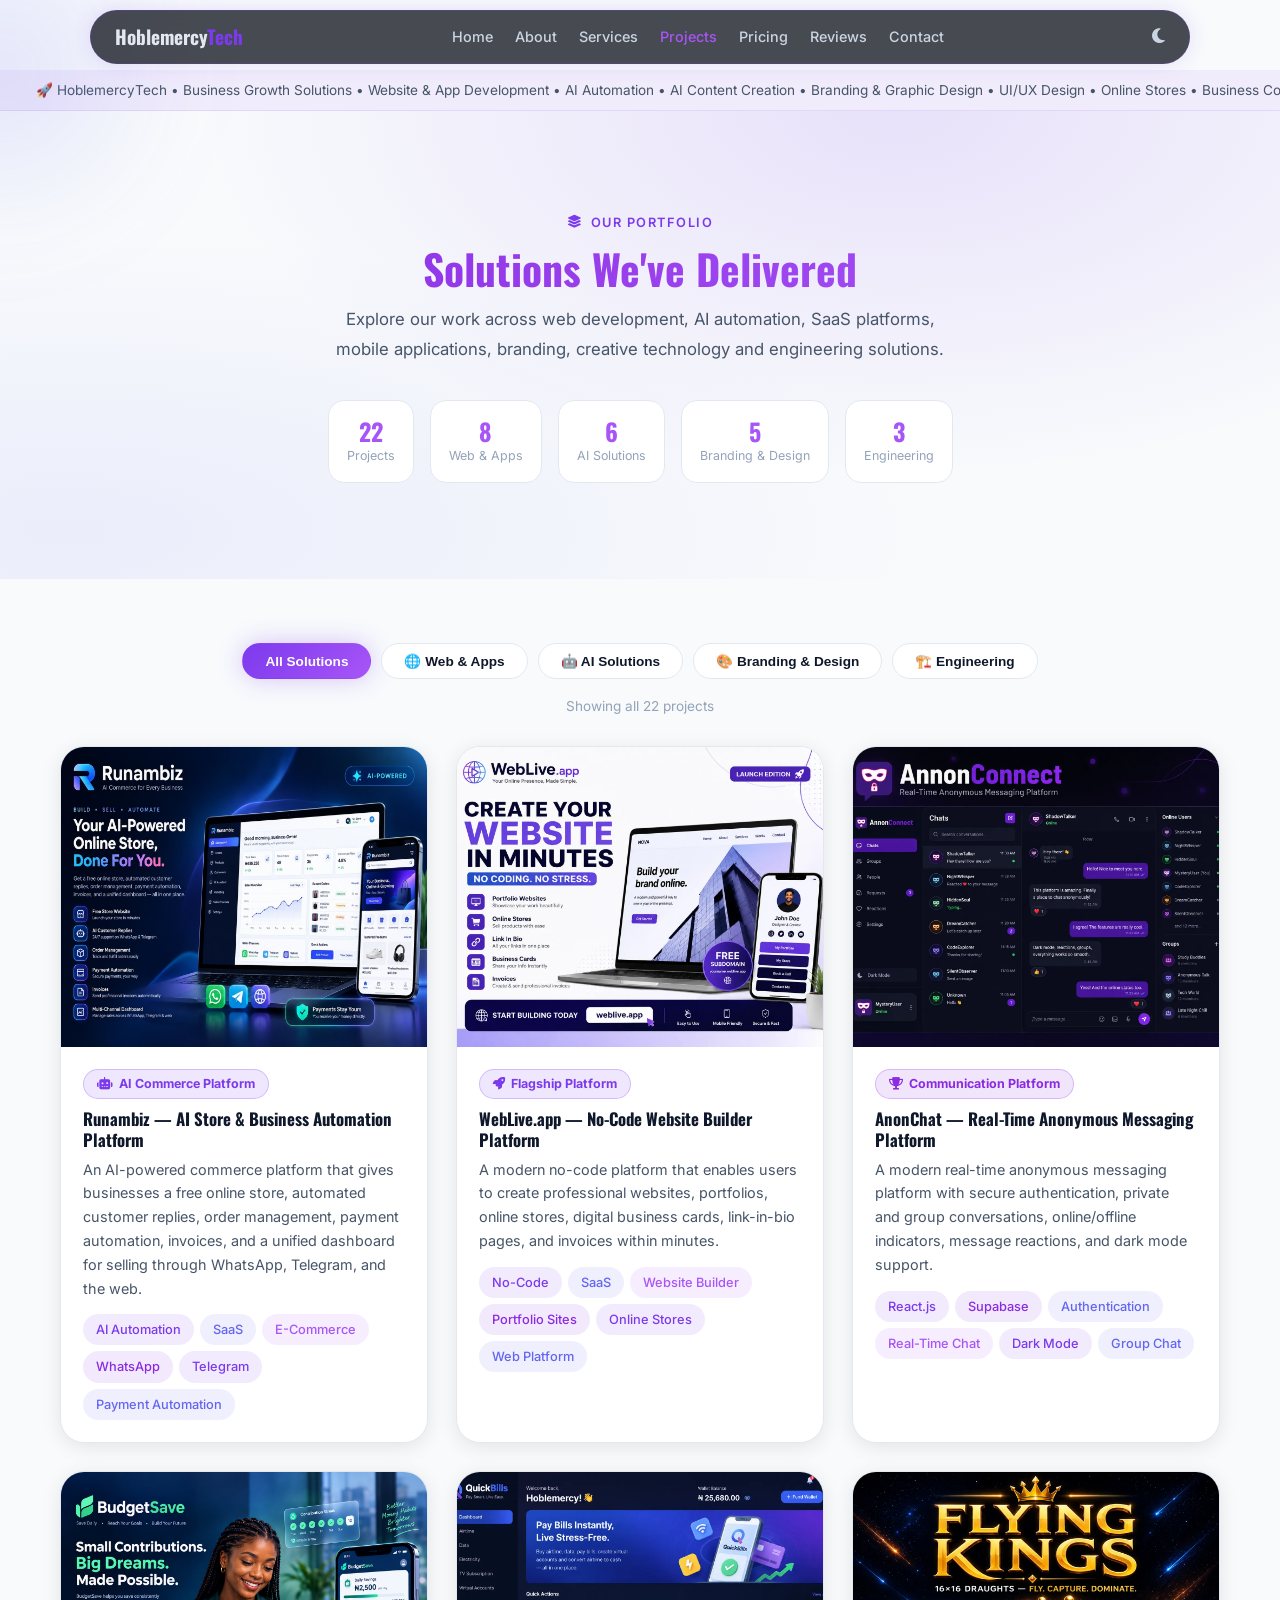
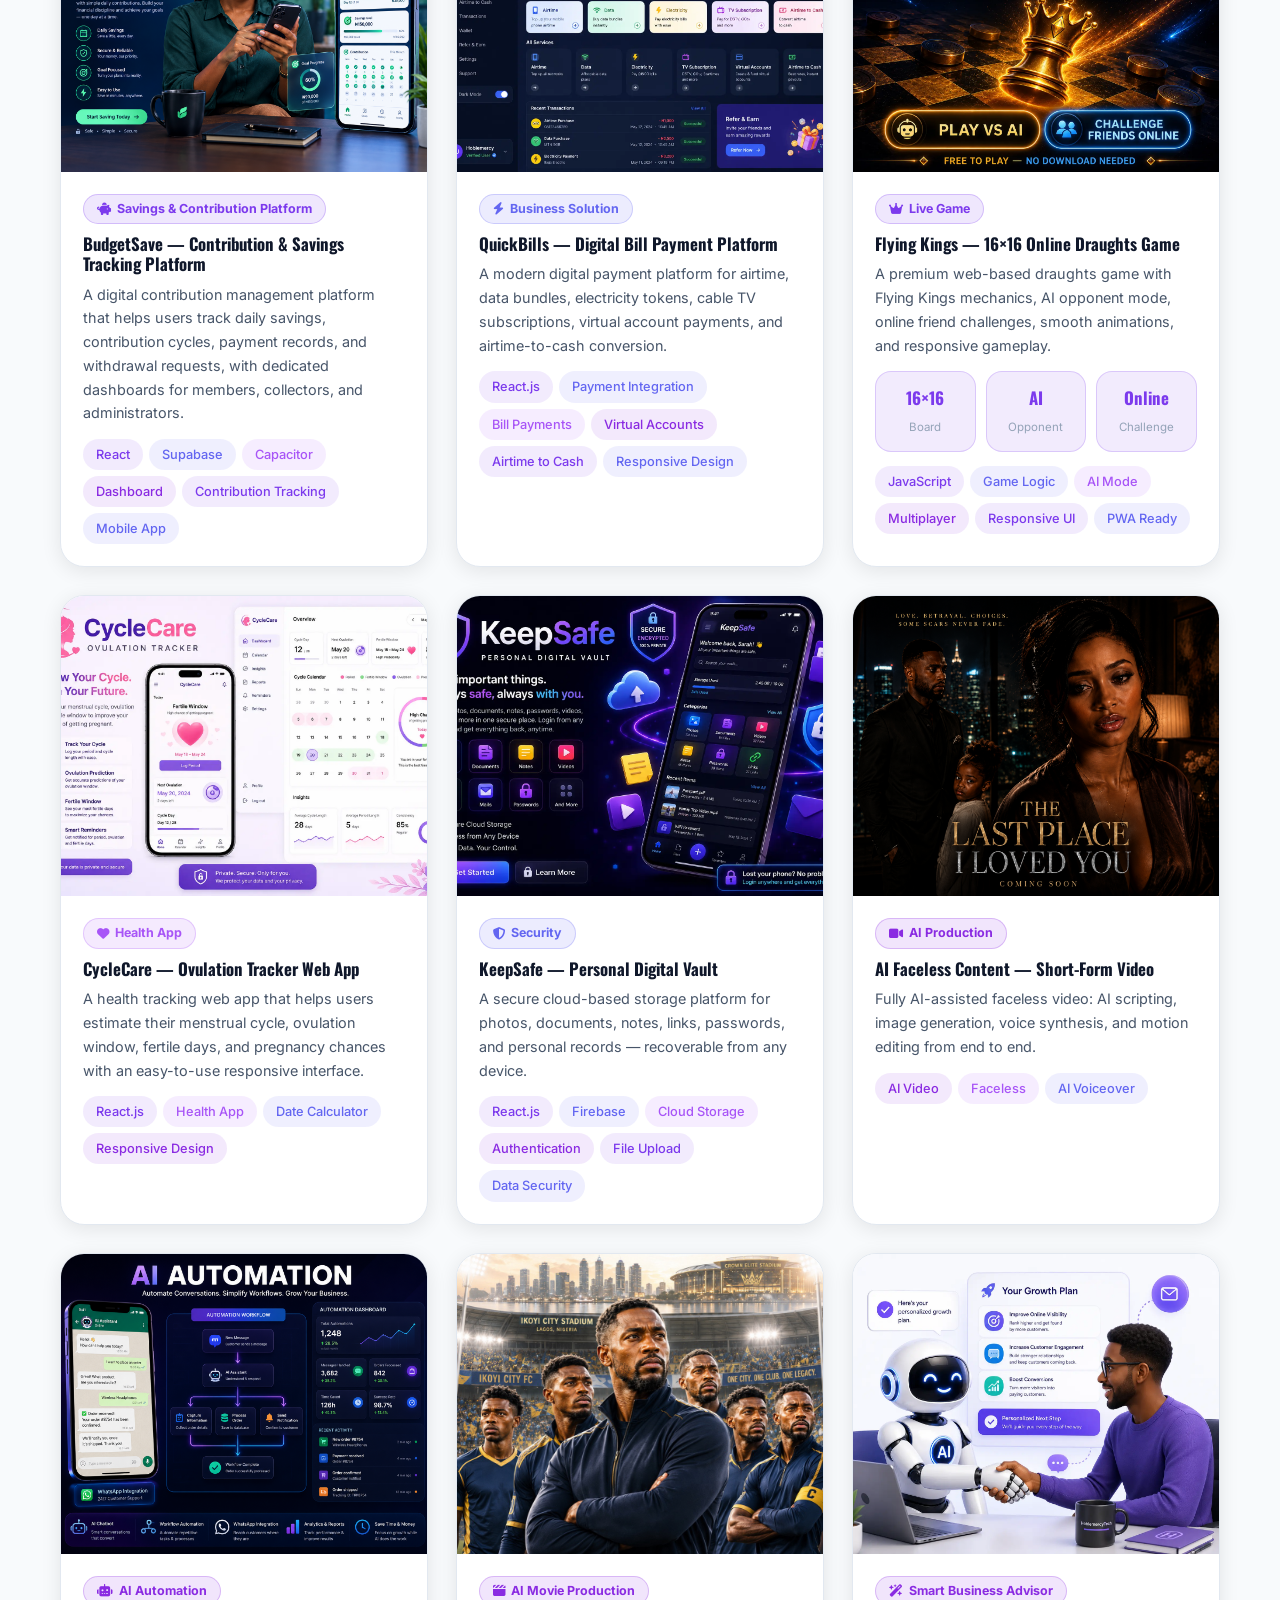
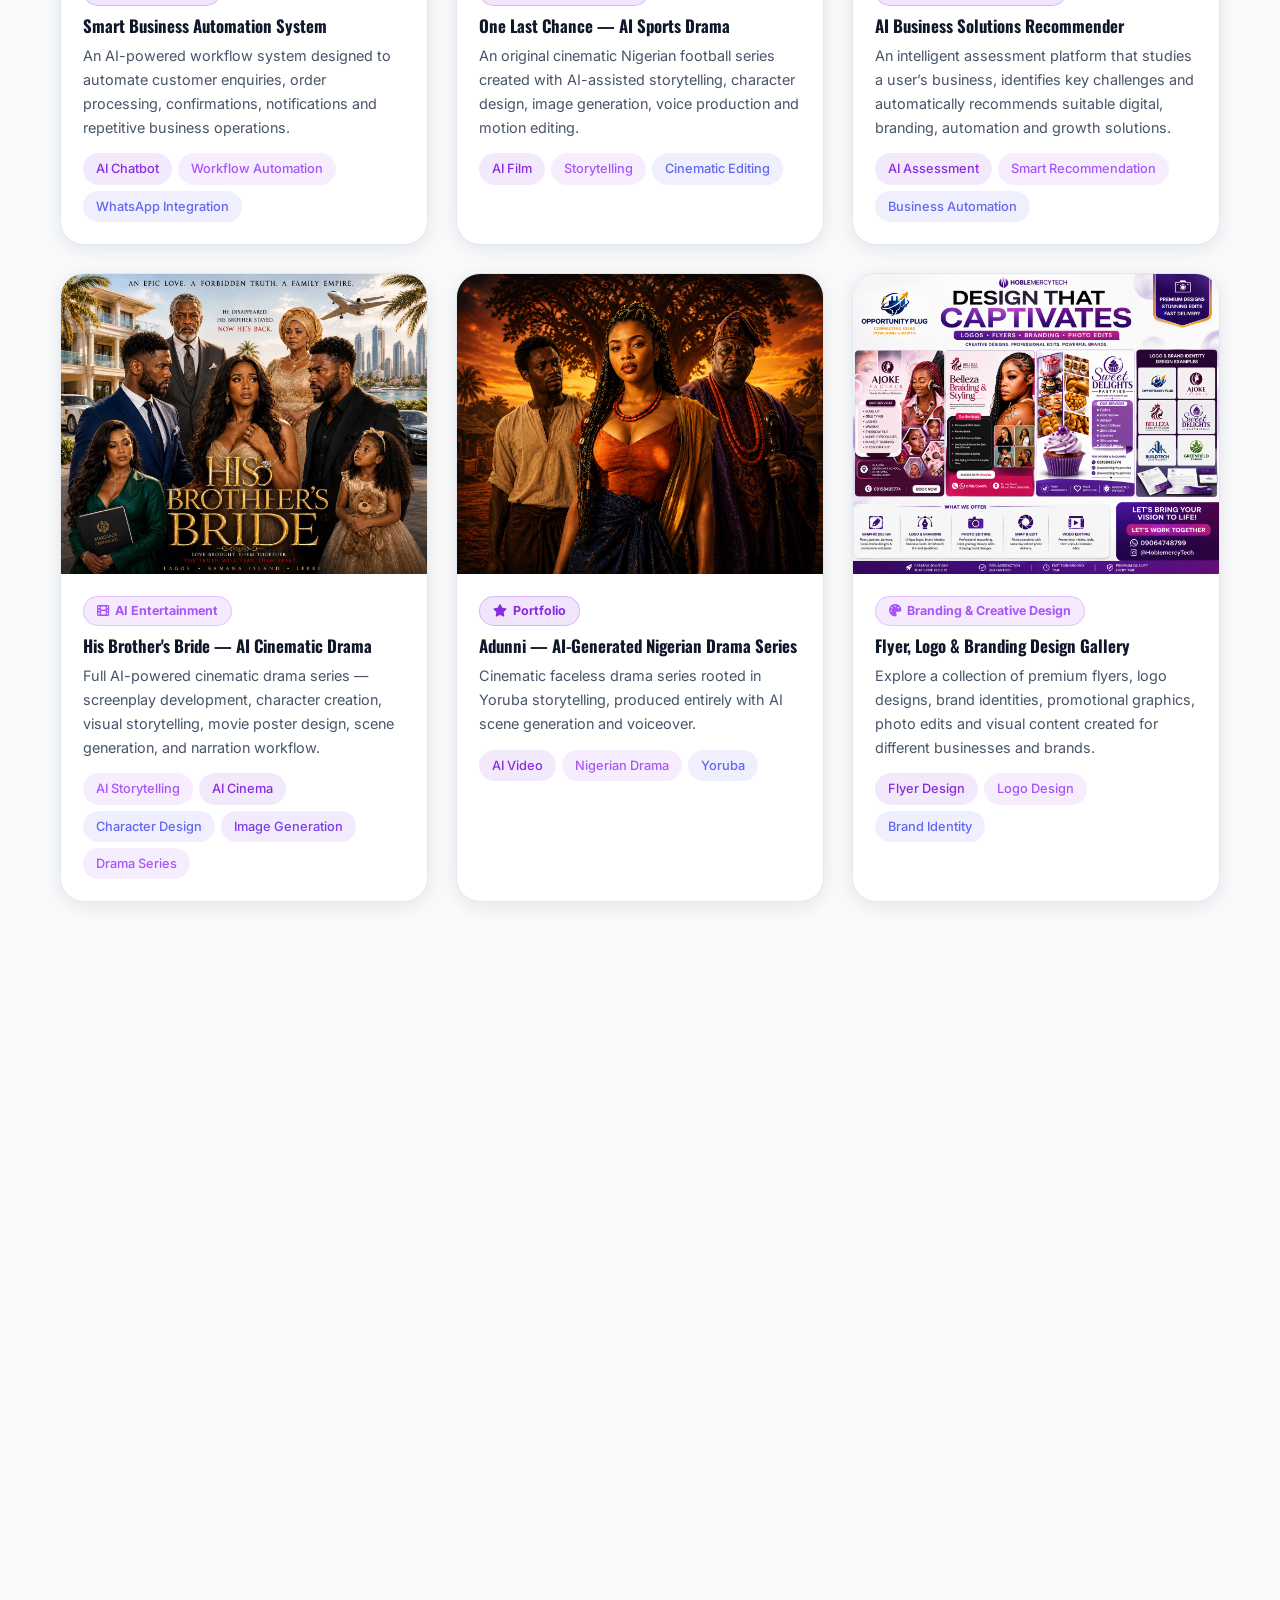
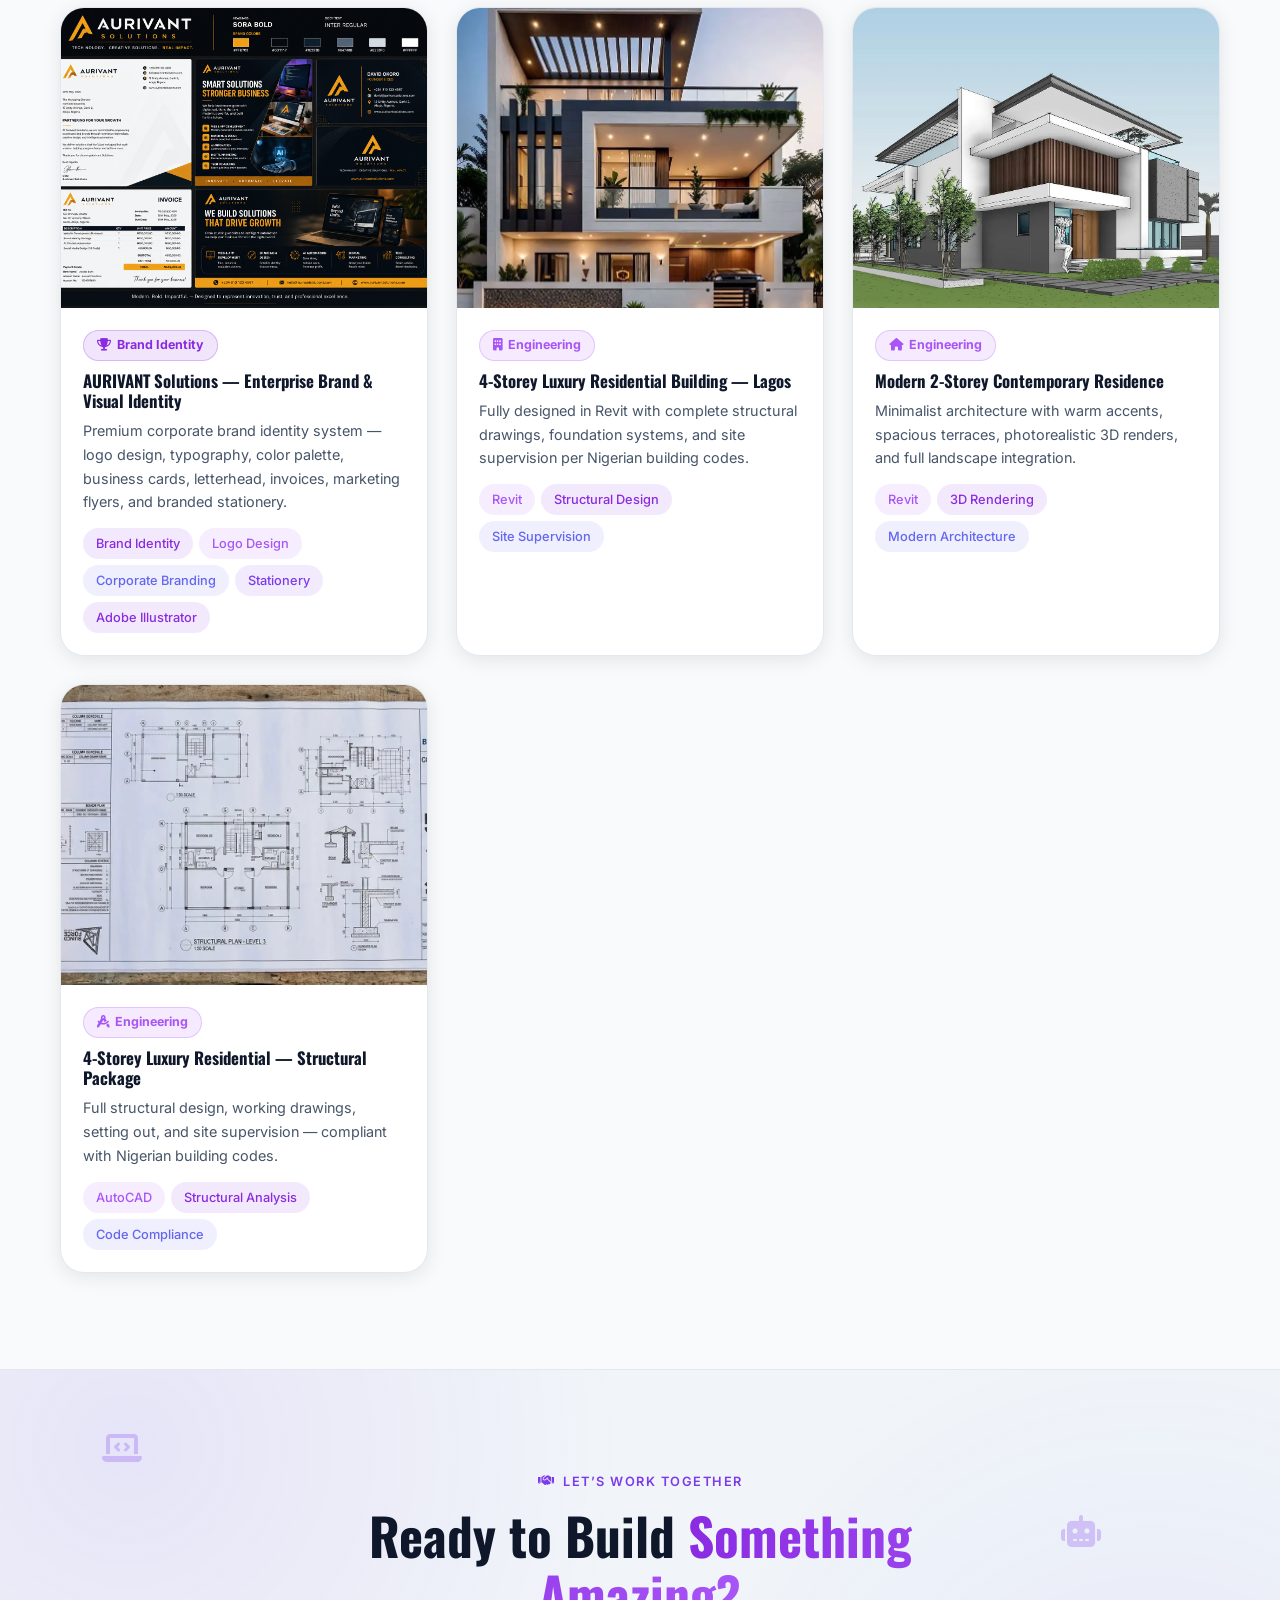
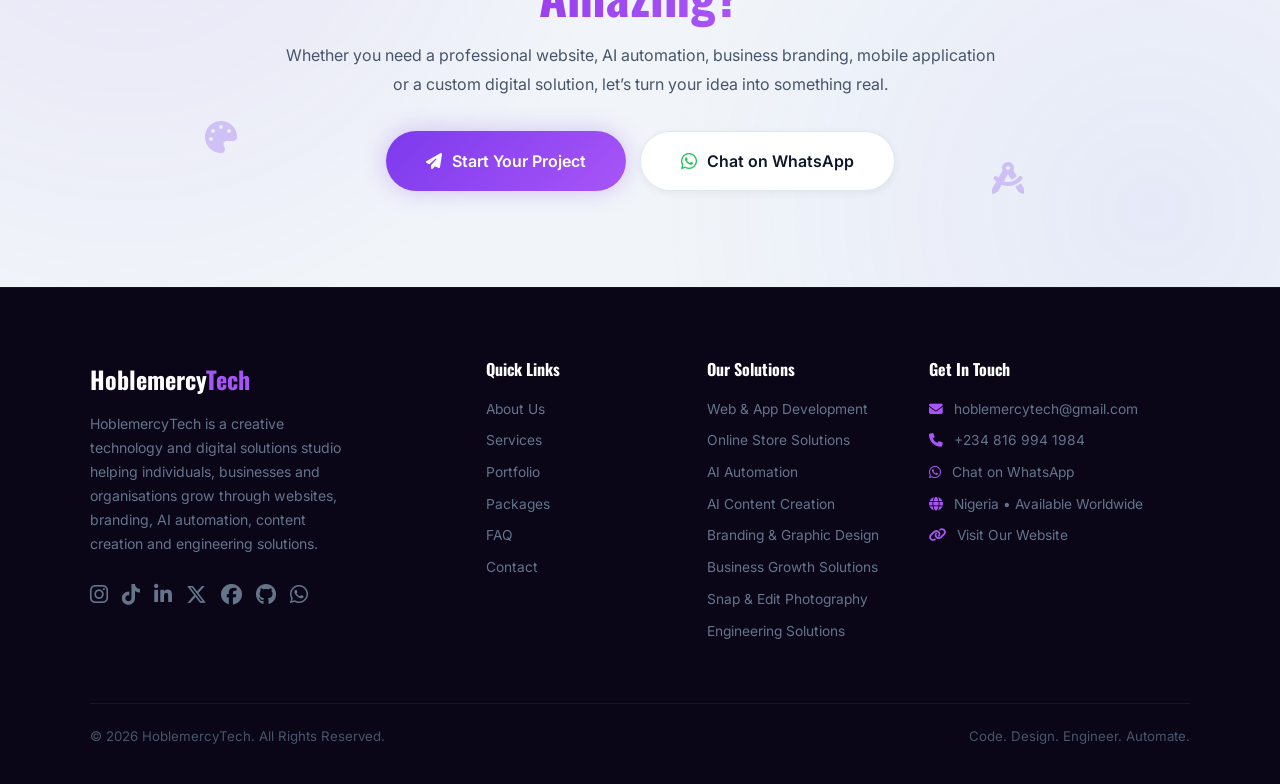
<file: projects.html>
<!DOCTYPE html>
<html lang="en">
<head>
  <meta charset="UTF-8">
  <meta name="viewport" content="width=device-width, initial-scale=1.0">

  <!-- Primary SEO -->
  <title>Projects &amp; Portfolio | HoblemercyTech</title>
  <meta name="description" content="Explore web applications, SaaS platforms, AI solutions, mobile apps, branding projects, creative technology and engineering solutions built by HoblemercyTech.">
  <meta name="author" content="HoblemercyTech">
  <meta name="robots" content="index, follow">
  <meta name="theme-color" content="#8A2BE2">
  <meta name="format-detection" content="telephone=no">

  <!-- Canonical -->
  <link rel="canonical" href="https://hoblemercytech.dev/projects.html">

  <!-- Favicon -->
  <link rel="shortcut icon" href="/favicon.ico">
  <link rel="icon" href="/favicon.ico" sizes="any">
  <link rel="icon" type="image/png" sizes="32x32" href="/icon-32.png">
  <link rel="icon" type="image/png" sizes="192x192" href="/icon-192.png">
  <link rel="icon" type="image/png" sizes="512x512" href="/icon-512.png">
  <link rel="apple-touch-icon" href="/apple-touch-icon.png">

  <!-- Manifest -->
  <link rel="manifest" href="/manifest.json">

  <!-- Open Graph -->
  <meta property="og:type" content="website">
  <meta property="og:title" content="Projects &amp; Portfolio | HoblemercyTech">
  <meta property="og:description" content="Explore web applications, SaaS platforms, AI solutions, mobile apps, branding projects, creative technology and engineering solutions built by HoblemercyTech.">
  <meta property="og:url" content="https://hoblemercytech.dev/projects.html">
  <meta property="og:site_name" content="HoblemercyTech">
  <meta property="og:locale" content="en_NG">
  <meta property="og:image" content="https://hoblemercytech.dev/og-image.webp">
  <meta property="og:image:type" content="image/webp">
  <meta property="og:image:width" content="1200">
  <meta property="og:image:height" content="630">

  <!-- Twitter -->
  <meta name="twitter:card" content="summary_large_image">
  <meta name="twitter:title" content="Projects &amp; Portfolio | HoblemercyTech">
  <meta name="twitter:description" content="Web apps, SaaS platforms, AI solutions, branding and engineering projects by HoblemercyTech.">
  <meta name="twitter:image" content="https://hoblemercytech.dev/og-image.webp">
  <meta name="twitter:site" content="@hoblemercytech">
  <meta name="twitter:creator" content="@hoblemercytech">

  <!-- Apply saved theme before paint (same localStorage key as homepage) -->
  <script>
    if (localStorage.getItem('theme') === 'dark') {
      document.documentElement.setAttribute('data-theme', 'dark');
    }
  </script>

  <!-- Fonts -->
  <link rel="preconnect" href="https://fonts.googleapis.com">
  <link rel="preconnect" href="https://fonts.gstatic.com" crossorigin>
  <link href="https://fonts.googleapis.com/css2?family=Oswald:wght@400;600;700&family=Inter:wght@400;500;600;700&display=swap" rel="stylesheet">

  <!-- Font Awesome -->
  <link rel="stylesheet" href="https://cdnjs.cloudflare.com/ajax/libs/font-awesome/6.5.0/css/all.min.css">

  <!-- Site CSS (same order as homepage: hero-fixes first, then main styles) -->
  <link rel="stylesheet" href="hero-fixes.css">
  <link rel="stylesheet" href="site.css">

  <!-- Page-specific additions (only what the shared styles don't cover) -->
  <style>
    .portfolio-hero {
      text-align: center;
      background:
        radial-gradient(ellipse at 70% 0%, rgba(124,58,237,0.13), transparent 55%),
        radial-gradient(ellipse at 5% 90%, rgba(99,102,241,0.09), transparent 50%);
    }
    .portfolio-hero .section-eyebrow { justify-content: center; }
    .portfolio-hero .section-subtitle { margin-left: auto; margin-right: auto; margin-bottom: 0; }
    .portfolio-hero .about-stats { margin-top: 36px; }
    .projects-status { text-align: center; color: var(--text-muted); font-size: 0.85rem; margin: -20px 0 28px; }
    .nav-links a[aria-current="page"],
    .sidenav ul li a[aria-current="page"] { color: var(--fuchsia); }
    /* Centered CTA: homepage gradient darkens mid-page in light mode, so use the services-section wash instead */
    .cta-section.portfolio-cta {
      background:
        radial-gradient(circle at 10% 15%, rgba(124,58,237,0.09), transparent 40%),
        radial-gradient(circle at 90% 85%, rgba(99,102,241,0.08), transparent 40%),
        var(--bg-muted);
      border-top: 1px solid var(--border-color);
    }
    [data-theme="dark"] .cta-section.portfolio-cta { background: linear-gradient(135deg, var(--bg-primary), #0a0618); }
    .portfolio-cta .cta-content { max-width: 720px; margin: 0 auto; text-align: center; position: relative; z-index: 2; }
    .portfolio-cta .cta-actions { display: flex; flex-wrap: wrap; justify-content: center; gap: 14px; }
    .cta-btn--outline { background: var(--bg-secondary); color: var(--text-primary); border: 1.5px solid var(--border-color); box-shadow: var(--shadow-sm); }
    @media (max-width: 480px) {
      .portfolio-cta .cta-actions { flex-direction: column; align-items: stretch; }
      .portfolio-cta .cta-btn { justify-content: center; padding: 15px 22px; }
    }
  </style>
</head>
<body>

<!-- LOADER -->
<div id="premium-loader" class="premium-loader">
  <div style="text-align:center;">
    <i class="fas fa-graduation-cap" style="font-size:56px;color:var(--violet);"></i>
    <div class="spinner"></div>
    <h2 class="loader-title">Hoblemercy <span class="tech">Tech</span></h2>
    <p class="loader-text">Preparing your experience...</p>
  </div>
</div>

<!-- CURSOR GLOW -->
<div class="cursor-glow" id="cursorGlow"></div>

<!-- HEADER -->
<header class="header">
  <a href="index.html" class="logo-text">Hoblemercy<span>Tech</span></a>
  <nav class="nav-links" aria-label="Primary navigation">
    <a href="index.html">Home</a>
    <a href="index.html#about">About</a>
    <a href="index.html#services">Services</a>
    <a href="projects.html" aria-current="page">Projects</a>
    <a href="index.html#pricing">Pricing</a>
    <a href="index.html#testimonials">Reviews</a>
    <a href="index.html#contact">Contact</a>
  </nav>
  <div class="header-icons">
    <button id="themeToggle" aria-label="Toggle theme"><i class="fa-solid fa-moon"></i></button>
    <button class="menu-icon" id="menuBtn" aria-label="Open menu"><i class="fas fa-bars"></i></button>
  </div>
</header>

<!-- SIDENAV -->
<aside class="sidenav" id="sidenav" aria-hidden="true" aria-label="Mobile navigation">
  <div class="sidenav-header">
    <div class="sidenav-logo">Hoblemercy<span>Tech</span></div>
    <button class="close-btn" id="closeBtn" aria-label="Close menu"><i class="fas fa-times"></i></button>
  </div>
  <ul>
    <li><a href="index.html"><i class="fas fa-home"></i> Home</a></li>
    <li><a href="index.html#about"><i class="fas fa-user"></i> About</a></li>
    <li><a href="index.html#services"><i class="fas fa-layer-group"></i> Services</a></li>
    <li><a href="projects.html" aria-current="page"><i class="fas fa-briefcase"></i> Projects</a></li>
    <li><a href="index.html#pricing"><i class="fas fa-tag"></i> Pricing</a></li>
    <li><a href="index.html#testimonials"><i class="fas fa-star"></i> Reviews</a></li>
    <li><a href="index.html#contact"><i class="fas fa-envelope"></i> Contact</a></li>
  </ul>
  <div class="sidenav-actions" style="margin-top: 50%;">
    <a href="#projects" class="btn-pill btn-pill-primary"><i class="fas fa-briefcase"></i> Projects</a>
    <a href="https://hoblemercytechacademy.vercel.app" target="_blank" rel="noopener" class="btn-pill btn-pill-secondary"><i class="fas fa-graduation-cap"></i> Academy</a>
  </div>
</aside>

<!-- ANNOUNCEMENT BAR -->
<div class="announcement-bar" aria-hidden="true">
  <div class="announcement-track">
    <span>
      🚀 HoblemercyTech • Business Growth Solutions • Website & App Development •
      AI Automation • AI Content Creation • Branding & Graphic Design •
      UI/UX Design • Online Stores • Business Consultation •
      Structural Engineering • Digital Solutions •
    </span>
    <span>
      🚀 HoblemercyTech • Business Growth Solutions • Website & App Development •
      AI Automation • AI Content Creation • Branding & Graphic Design •
      UI/UX Design • Online Stores • Business Consultation •
      Structural Engineering • Digital Solutions •
    </span>
  </div>
</div>

<main>

<!-- PORTFOLIO HERO -->
<section class="section-wrap portfolio-hero" aria-labelledby="portfolioTitle">
  <div class="container-lg">
    <div class="section-eyebrow reveal">
      <i class="fas fa-layer-group"></i> Our Portfolio
    </div>

    <h1 class="section-title reveal" id="portfolioTitle">Solutions We've Delivered</h1>

    <p class="section-subtitle reveal">
      Explore our work across web development, AI automation, SaaS platforms, mobile applications,
      branding, creative technology and engineering solutions.
    </p>

    <!-- Counts are calculated from the cards below (JS keeps them in sync) -->
    <div class="about-stats reveal">
      <div class="stat-mini"><h3 data-count="all">22</h3><p>Projects</p></div>
      <div class="stat-mini"><h3 data-count="web">8</h3><p>Web &amp; Apps</p></div>
      <div class="stat-mini"><h3 data-count="ai">6</h3><p>AI Solutions</p></div>
      <div class="stat-mini"><h3 data-count="design">5</h3><p>Branding &amp; Design</p></div>
      <div class="stat-mini"><h3 data-count="engineering">3</h3><p>Engineering</p></div>
    </div>
  </div>
</section>

<!-- PROJECTS -->
<section id="projects" class="section-wrap" style="padding-top:var(--space-lg);">
  <div class="container-lg">

    <div class="project-filters reveal" role="group" aria-label="Filter projects by category">
      <button class="filter-btn active" data-filter="all" aria-pressed="true">All Solutions</button>
      <button class="filter-btn" data-filter="web" aria-pressed="false">🌐 Web & Apps</button>
      <button class="filter-btn" data-filter="ai" aria-pressed="false">🤖 AI Solutions</button>
      <button class="filter-btn" data-filter="design" aria-pressed="false">🎨 Branding & Design</button>
      <button class="filter-btn" data-filter="engineering" aria-pressed="false">🏗️ Engineering</button>
    </div>

    <p class="projects-status" id="projectsStatus" aria-live="polite">Showing all 22 projects</p>

    <div class="projects-grid" id="projectsGrid">

      <!-- ==================== WEB & APPS ==================== -->

      <!-- Runambiz -->
      <div class="project-card reveal" data-category="web">
        <div class="project-img-wrapper">
          <img src="runambiz.jpeg" alt="Runambiz AI Commerce Platform" loading="lazy">
          <div class="project-overlay">
            <a href="https://www.runambiz.com/" class="project-link" target="_blank" rel="noopener">Visit Website</a>
          </div>
        </div>
        <div class="project-info">
          <span class="badge badge--violet"><i class="fas fa-robot"></i> AI Commerce Platform</span>
          <h3>Runambiz — AI Store & Business Automation Platform</h3>
          <p>An AI-powered commerce platform that gives businesses a free online store, automated customer replies, order management, payment automation, invoices, and a unified dashboard for selling through WhatsApp, Telegram, and the web.</p>
          <div class="project-tags">
            <span class="tag tag--violet">AI Automation</span>
            <span class="tag tag--indigo">SaaS</span>
            <span class="tag tag--fuchsia">E-Commerce</span>
            <span class="tag tag--purple">WhatsApp</span>
            <span class="tag tag--violet">Telegram</span>
            <span class="tag tag--indigo">Payment Automation</span>
          </div>
        </div>
      </div>

      <!-- WebLive.app -->
      <div class="project-card reveal" data-category="web">
        <div class="project-img-wrapper">
          <img src="Webapp.webp" alt="WebLive.app Website Builder Platform" loading="lazy">
          <div class="project-overlay">
            <a href="https://weblive.app" class="project-link" target="_blank" rel="noopener">Visit Website</a>
            <a href="https://github.com/HoblemercyTech/weblive" class="project-link" target="_blank" rel="noopener">View Code</a>
          </div>
        </div>
        <div class="project-info">
          <span class="badge badge--violet"><i class="fas fa-rocket"></i> Flagship Platform</span>
          <h3>WebLive.app — No-Code Website Builder Platform</h3>
          <p>A modern no-code platform that enables users to create professional websites, portfolios, online stores, digital business cards, link-in-bio pages, and invoices within minutes.</p>
          <div class="project-tags">
            <span class="tag tag--violet">No-Code</span>
            <span class="tag tag--indigo">SaaS</span>
            <span class="tag tag--fuchsia">Website Builder</span>
            <span class="tag tag--purple">Portfolio Sites</span>
            <span class="tag tag--violet">Online Stores</span>
            <span class="tag tag--indigo">Web Platform</span>
          </div>
        </div>
      </div>

      <!-- AnonChat -->
      <div class="project-card reveal" data-category="web">
        <div class="project-img-wrapper">
          <img src="project1.webp" alt="AnonChat - Real-Time Anonymous Messaging Platform" loading="lazy">
          <div class="project-overlay">
            <a href="https://annonconnect.vercel.app" class="project-link" target="_blank" rel="noopener">Live Demo</a>
            <a href="https://github.com/HoblemercyTech/AnnonConnect" class="project-link" target="_blank" rel="noopener">GitHub</a>
          </div>
        </div>
        <div class="project-info">
          <span class="badge badge--purple"><i class="fas fa-trophy"></i> Communication Platform</span>
          <h3>AnonChat — Real-Time Anonymous Messaging Platform</h3>
          <p>A modern real-time anonymous messaging platform with secure authentication, private and group conversations, online/offline indicators, message reactions, and dark mode support.</p>
          <div class="project-tags">
            <span class="tag tag--violet">React.js</span>
            <span class="tag tag--purple">Supabase</span>
            <span class="tag tag--indigo">Authentication</span>
            <span class="tag tag--fuchsia">Real-Time Chat</span>
            <span class="tag tag--violet">Dark Mode</span>
            <span class="tag tag--indigo">Group Chat</span>
          </div>
        </div>
      </div>

      <!-- BudgetSave -->
      <div class="project-card reveal" data-category="web">
        <div class="project-img-wrapper">
          <img src="BudgetSave.png" alt="BudgetSave Savings & Contribution Tracking Platform" loading="lazy">
          <div class="project-overlay">
            <a href="https://www.budgetsaveit.com/" class="project-link" target="_blank" rel="noopener">Visit Website</a>
            <a href="https://github.com/HoblemercyTech/NaijaNest" class="project-link" target="_blank" rel="noopener">GitHub</a>
          </div>
        </div>
        <div class="project-info">
          <span class="badge badge--violet"><i class="fas fa-piggy-bank"></i> Savings & Contribution Platform</span>
          <h3>BudgetSave — Contribution & Savings Tracking Platform</h3>
          <p>A digital contribution management platform that helps users track daily savings, contribution cycles, payment records, and withdrawal requests, with dedicated dashboards for members, collectors, and administrators.</p>
          <div class="project-tags">
            <span class="tag tag--violet">React</span>
            <span class="tag tag--indigo">Supabase</span>
            <span class="tag tag--fuchsia">Capacitor</span>
            <span class="tag tag--purple">Dashboard</span>
            <span class="tag tag--violet">Contribution Tracking</span>
            <span class="tag tag--indigo">Mobile App</span>
          </div>
        </div>
      </div>

      <!-- QuickBills -->
      <div class="project-card reveal" data-category="web">
        <div class="project-img-wrapper">
          <img src="project10.webp" alt="QuickBills Digital Bill Payment Platform" loading="lazy">
          <div class="project-overlay">
            <a href="https://hoblemercytech.github.io/QuickBills" class="project-link" target="_blank" rel="noopener">Live Demo</a>
            <a href="https://github.com/Hoblemercytech/QuickBills" class="project-link" target="_blank" rel="noopener">GitHub</a>
          </div>
        </div>
        <div class="project-info">
          <span class="badge badge--indigo"><i class="fas fa-bolt"></i> Business Solution</span>
          <h3>QuickBills — Digital Bill Payment Platform</h3>
          <p>A modern digital payment platform for airtime, data bundles, electricity tokens, cable TV subscriptions, virtual account payments, and airtime-to-cash conversion.</p>
          <div class="project-tags">
            <span class="tag tag--violet">React.js</span>
            <span class="tag tag--indigo">Payment Integration</span>
            <span class="tag tag--fuchsia">Bill Payments</span>
            <span class="tag tag--purple">Virtual Accounts</span>
            <span class="tag tag--violet">Airtime to Cash</span>
            <span class="tag tag--indigo">Responsive Design</span>
          </div>
        </div>
      </div>

      <!-- Flying Kings -->
      <div class="project-card reveal" data-category="web">
        <div class="project-img-wrapper">
          <img src="King.webp" alt="Flying Kings 16x16 Online Draughts Game" loading="lazy">
          <div class="project-overlay">
            <a href="https://flyingking.vercel.app" class="project-link" target="_blank" rel="noopener">Play Game</a>
            <a href="https://github.com/HoblemercyTech/FlyingKing" class="project-link" target="_blank" rel="noopener">View Code</a>
          </div>
        </div>
        <div class="project-info">
          <span class="badge badge--violet"><i class="fas fa-crown"></i> Live Game</span>
          <h3>Flying Kings — 16×16 Online Draughts Game</h3>
          <p>A premium web-based draughts game with Flying Kings mechanics, AI opponent mode, online friend challenges, smooth animations, and responsive gameplay.</p>
          <div class="project-metrics">
            <div class="metric"><span class="metric-value">16×16</span><span class="metric-label">Board</span></div>
            <div class="metric"><span class="metric-value">AI</span><span class="metric-label">Opponent</span></div>
            <div class="metric"><span class="metric-value">Online</span><span class="metric-label">Challenge</span></div>
          </div>
          <div class="project-tags">
            <span class="tag tag--violet">JavaScript</span>
            <span class="tag tag--indigo">Game Logic</span>
            <span class="tag tag--fuchsia">AI Mode</span>
            <span class="tag tag--purple">Multiplayer</span>
            <span class="tag tag--violet">Responsive UI</span>
            <span class="tag tag--indigo">PWA Ready</span>
          </div>
        </div>
      </div>

      <!-- CycleCare -->
      <div class="project-card reveal" data-category="web">
        <div class="project-img-wrapper">
          <img src="project6.webp" alt="CycleCare Ovulation Tracker Web App" loading="lazy">
          <div class="project-overlay">
            <a href="https://cycle-care-theta.vercel.app" class="project-link" target="_blank" rel="noopener">Live Demo</a>
            <a href="https://github.com/HoblemercyTech/cycle_care" class="project-link" target="_blank" rel="noopener">GitHub</a>
          </div>
        </div>
        <div class="project-info">
          <span class="badge badge--fuchsia"><i class="fas fa-heart"></i> Health App</span>
          <h3>CycleCare — Ovulation Tracker Web App</h3>
          <p>A health tracking web app that helps users estimate their menstrual cycle, ovulation window, fertile days, and pregnancy chances with an easy-to-use responsive interface.</p>
          <div class="project-tags">
            <span class="tag tag--violet">React.js</span>
            <span class="tag tag--fuchsia">Health App</span>
            <span class="tag tag--indigo">Date Calculator</span>
            <span class="tag tag--purple">Responsive Design</span>
          </div>
        </div>
      </div>

      <!-- KeepSafe -->
      <div class="project-card reveal" data-category="web">
        <div class="project-img-wrapper">
          <img src="project11.webp" alt="KeepSafe Personal Digital Vault" loading="lazy">
          <div class="project-overlay">
            <a href="https://keepsafe-smoky.vercel.app/" class="project-link" target="_blank" rel="noopener">Live Demo</a>
            <a href="https://github.com/HoblemercyTech/keepsafe" class="project-link" target="_blank" rel="noopener">GitHub</a>
          </div>
        </div>
        <div class="project-info">
          <span class="badge badge--indigo"><i class="fas fa-shield-alt"></i> Security</span>
          <h3>KeepSafe — Personal Digital Vault</h3>
          <p>A secure cloud-based storage platform for photos, documents, notes, links, passwords, and personal records — recoverable from any device.</p>
          <div class="project-tags">
            <span class="tag tag--violet">React.js</span>
            <span class="tag tag--indigo">Firebase</span>
            <span class="tag tag--fuchsia">Cloud Storage</span>
            <span class="tag tag--purple">Authentication</span>
            <span class="tag tag--violet">File Upload</span>
            <span class="tag tag--indigo">Data Security</span>
          </div>
        </div>
      </div>

      <!-- ==================== AI SOLUTIONS ==================== -->

      <!-- AI Faceless Content -->
      <div class="project-card reveal" data-category="ai">
        <div class="project-img-wrapper">
          <img src="last.png" alt="AI Faceless Content short-form video" loading="lazy">
          <div class="project-overlay">
            <a href="https://vt.tiktok.com/ZSxo9a4g8/" target="_blank" rel="noopener" class="project-link">View Video</a>
          </div>
        </div>
        <div class="project-info">
          <span class="badge badge--purple"><i class="fas fa-video"></i> AI Production</span>
          <h3>AI Faceless Content — Short-Form Video</h3>
          <p>Fully AI-assisted faceless video: AI scripting, image generation, voice synthesis, and motion editing from end to end.</p>
          <div class="project-tags">
            <span class="tag tag--purple">AI Video</span>
            <span class="tag tag--fuchsia">Faceless</span>
            <span class="tag tag--indigo">AI Voiceover</span>
          </div>
        </div>
      </div>

      <!-- Smart Business Automation System -->
      <div class="project-card reveal" data-category="ai">
        <div class="project-img-wrapper">
          <img src="ai-automation.jpg" alt="AI business automation system" loading="lazy">
          <div class="project-overlay">
            <a href="index.html#contact" class="project-link">
              <i class="fas fa-arrow-up-right-from-square"></i> Start Automation
            </a>
          </div>
        </div>
        <div class="project-info">
          <span class="badge badge--purple"><i class="fas fa-robot"></i> AI Automation</span>
          <h3>Smart Business Automation System</h3>
          <p>An AI-powered workflow system designed to automate customer enquiries, order processing, confirmations, notifications and repetitive business operations.</p>
          <div class="project-tags">
            <span class="tag tag--purple">AI Chatbot</span>
            <span class="tag tag--fuchsia">Workflow Automation</span>
            <span class="tag tag--indigo">WhatsApp Integration</span>
          </div>
        </div>
      </div>

      <!-- One Last Chance -->
      <div class="project-card reveal" data-category="ai">
        <div class="project-img-wrapper">
          <img src="lasts.png" alt="One Last Chance AI sports drama poster" loading="lazy">
          <div class="project-overlay">
            <a href="https://www.facebook.com/share/r/19HAAs8NiW/?mibextid=wwXIfr/" target="_blank" rel="noopener" class="project-link">
              <i class="fas fa-play"></i> Watch Project
            </a>
          </div>
        </div>
        <div class="project-info">
          <span class="badge badge--purple"><i class="fas fa-clapperboard"></i> AI Movie Production</span>
          <h3>One Last Chance — AI Sports Drama</h3>
          <p>An original cinematic Nigerian football series created with AI-assisted storytelling, character design, image generation, voice production and motion editing.</p>
          <div class="project-tags">
            <span class="tag tag--purple">AI Film</span>
            <span class="tag tag--fuchsia">Storytelling</span>
            <span class="tag tag--indigo">Cinematic Editing</span>
          </div>
        </div>
      </div>

      <!-- AI Business Solutions Recommender -->
      <div class="project-card reveal" data-category="ai">
        <div class="project-img-wrapper">
          <img src="growth-plan.webp" alt="AI Business Assessment and Recommendation System" loading="lazy">
          <div class="project-overlay">
            <a href="assessment.html" target="_blank" rel="noopener" class="project-link">
              <i class="fas fa-arrow-up-right-from-square"></i> Try Assessment
            </a>
          </div>
        </div>
        <div class="project-info">
          <span class="badge badge--purple"><i class="fas fa-wand-magic-sparkles"></i> Smart Business Advisor</span>
          <h3>AI Business Solutions Recommender</h3>
          <p>An intelligent assessment platform that studies a user’s business, identifies key challenges and automatically recommends suitable digital, branding, automation and growth solutions.</p>
          <div class="project-tags">
            <span class="tag tag--purple">AI Assessment</span>
            <span class="tag tag--fuchsia">Smart Recommendation</span>
            <span class="tag tag--indigo">Business Automation</span>
          </div>
        </div>
      </div>

      <!-- His Brother's Bride -->
      <div class="project-card reveal" data-category="ai">
        <div class="project-img-wrapper">
          <img src="his.webp" alt="His Brother's Bride AI cinematic drama poster" loading="lazy">
          <div class="project-overlay">
            <a href="https://vt.tiktok.com/ZSC2uCsJT" target="_blank" rel="noopener" class="project-link">View Project</a>
          </div>
        </div>
        <div class="project-info">
          <span class="badge badge--fuchsia"><i class="fas fa-film"></i> AI Entertainment</span>
          <h3>His Brother's Bride — AI Cinematic Drama</h3>
          <p>Full AI-powered cinematic drama series — screenplay development, character creation, visual storytelling, movie poster design, scene generation, and narration workflow.</p>
          <div class="project-tags">
            <span class="tag tag--fuchsia">AI Storytelling</span>
            <span class="tag tag--purple">AI Cinema</span>
            <span class="tag tag--indigo">Character Design</span>
            <span class="tag tag--violet">Image Generation</span>
            <span class="tag tag--fuchsia">Drama Series</span>
          </div>
        </div>
      </div>

      <!-- Adunni -->
      <div class="project-card reveal" data-category="ai">
        <div class="project-img-wrapper">
          <img src="adunni.png" alt="Adunni AI-generated Nigerian drama series" loading="lazy">
          <div class="project-overlay">
            <a href="https://vt.tiktok.com/ZSxo913x8/" target="_blank" rel="noopener" class="project-link">View Video</a>
          </div>
        </div>
        <div class="project-info">
          <span class="badge badge--purple"><i class="fas fa-star"></i> Portfolio</span>
          <h3>Adunni — AI-Generated Nigerian Drama Series</h3>
          <p>Cinematic faceless drama series rooted in Yoruba storytelling, produced entirely with AI scene generation and voiceover.</p>
          <div class="project-tags">
            <span class="tag tag--purple">AI Video</span>
            <span class="tag tag--fuchsia">Nigerian Drama</span>
            <span class="tag tag--indigo">Yoruba</span>
          </div>
        </div>
      </div>

      <!-- ==================== BRANDING & DESIGN ==================== -->

      <!-- Branding & Design Gallery -->
      <div class="project-card reveal" data-category="design">
        <div class="project-img-wrapper">
          <img src="branding-gallery-cover.png" alt="HoblemercyTech flyer, logo and branding design gallery" loading="lazy">
          <div class="project-overlay">
            <a href="gallery.html" class="project-link"><i class="fas fa-images"></i> View Gallery</a>
          </div>
        </div>
        <div class="project-info">
          <span class="badge badge--fuchsia"><i class="fas fa-palette"></i> Branding & Creative Design</span>
          <h3>Flyer, Logo & Branding Design Gallery</h3>
          <p>Explore a collection of premium flyers, logo designs, brand identities, promotional graphics, photo edits and visual content created for different businesses and brands.</p>
          <div class="project-tags">
            <span class="tag tag--purple">Flyer Design</span>
            <span class="tag tag--fuchsia">Logo Design</span>
            <span class="tag tag--indigo">Brand Identity</span>
          </div>
        </div>
      </div>

      <!-- BuildForge -->
      <div class="project-card reveal" data-category="design">
        <div class="project-img-wrapper">
          <img src="project3.webp" alt="BuildForge Brand Identity" loading="lazy">
        </div>
        <div class="project-info">
          <span class="badge badge--indigo"><i class="fas fa-palette"></i> Branding</span>
          <h3>BuildForge — Construction Startup Brand Identity</h3>
          <p>Complete brand system: logo, color palette, typography, and marketing collateral communicating trust and precision.</p>
          <div class="project-tags">
            <span class="tag tag--indigo">Figma</span>
            <span class="tag tag--purple">Illustrator</span>
            <span class="tag tag--fuchsia">Branding</span>
          </div>
        </div>
      </div>

      <!-- Hoblemercy Edit Gallery -->
      <div class="project-card reveal" data-category="design">
        <div class="project-img-wrapper">
          <img src="gallery-cover.jpg" alt="Hoblemercy Edit photography and snap edit gallery" loading="lazy">
          <div class="project-overlay">
            <a href="gallery.html" class="project-link"><i class="fas fa-images"></i> View Gallery</a>
          </div>
        </div>
        <div class="project-info">
          <span class="badge badge--fuchsia"><i class="fas fa-camera-retro"></i> Hoblemercy Edit</span>
          <h3>Photography & Snap Edit Gallery</h3>
          <p>Explore our collection of premium portrait photography, beauty retouching, creative edits, graduation sessions, outdoor shoots and same-day edited photo deliveries.</p>
          <div class="project-tags">
            <span class="tag tag--purple">Portraits</span>
            <span class="tag tag--fuchsia">Beauty Retouch</span>
            <span class="tag tag--indigo">Snap & Edit</span>
          </div>
        </div>
      </div>

      <!-- BIGVEE -->
      <div class="project-card reveal" data-category="design">
        <div class="project-img-wrapper">
          <img src="Bigvee.webp" alt="BIGVEE Global Services Brand Identity" loading="lazy">
        </div>
        <div class="project-info">
          <span class="badge badge--purple"><i class="fas fa-trophy"></i> Brand Identity</span>
          <h3>BIGVEE Global Services — Enterprise Brand & Visual Identity</h3>
          <p>Premium corporate brand identity system — logo design, typography, color palette, business cards, letterhead, invoices, marketing flyers, and branded stationery.</p>
          <div class="project-tags">
            <span class="tag tag--purple">Brand Identity</span>
            <span class="tag tag--fuchsia">Logo Design</span>
            <span class="tag tag--indigo">Corporate Branding</span>
            <span class="tag tag--violet">Stationery</span>
            <span class="tag tag--purple">Adobe Illustrator</span>
          </div>
        </div>
      </div>

      <!-- AURIVANT Solutions -->
      <div class="project-card reveal" data-category="design">
        <div class="project-img-wrapper">
          <img src="bigve.png" alt="AURIVANT Solutions Brand Identity" loading="lazy">
        </div>
        <div class="project-info">
          <span class="badge badge--purple"><i class="fas fa-trophy"></i> Brand Identity</span>
          <h3>AURIVANT Solutions — Enterprise Brand & Visual Identity</h3>
          <p>Premium corporate brand identity system — logo design, typography, color palette, business cards, letterhead, invoices, marketing flyers, and branded stationery.</p>
          <div class="project-tags">
            <span class="tag tag--purple">Brand Identity</span>
            <span class="tag tag--fuchsia">Logo Design</span>
            <span class="tag tag--indigo">Corporate Branding</span>
            <span class="tag tag--violet">Stationery</span>
            <span class="tag tag--purple">Adobe Illustrator</span>
          </div>
        </div>
      </div>

      <!-- ==================== ENGINEERING ==================== -->

      <!-- 4-Storey Luxury Building -->
      <div class="project-card reveal" data-category="engineering">
        <div class="project-img-wrapper">
          <img src="project7.webp" alt="4-Storey Luxury Residential Building in Lagos" loading="lazy">
        </div>
        <div class="project-info">
          <span class="badge badge--fuchsia"><i class="fas fa-building"></i> Engineering</span>
          <h3>4-Storey Luxury Residential Building — Lagos</h3>
          <p>Fully designed in Revit with complete structural drawings, foundation systems, and site supervision per Nigerian building codes.</p>
          <div class="project-tags">
            <span class="tag tag--fuchsia">Revit</span>
            <span class="tag tag--purple">Structural Design</span>
            <span class="tag tag--indigo">Site Supervision</span>
          </div>
        </div>
      </div>

      <!-- Modern 2-Storey Residence -->
      <div class="project-card reveal" data-category="engineering">
        <div class="project-img-wrapper">
          <img src="project8.webp" alt="Modern 2-Storey Contemporary Residence render" loading="lazy">
        </div>
        <div class="project-info">
          <span class="badge badge--fuchsia"><i class="fas fa-home"></i> Engineering</span>
          <h3>Modern 2-Storey Contemporary Residence</h3>
          <p>Minimalist architecture with warm accents, spacious terraces, photorealistic 3D renders, and full landscape integration.</p>
          <div class="project-tags">
            <span class="tag tag--fuchsia">Revit</span>
            <span class="tag tag--purple">3D Rendering</span>
            <span class="tag tag--indigo">Modern Architecture</span>
          </div>
        </div>
      </div>

      <!-- 4-Storey Structural Package -->
      <div class="project-card reveal" data-category="engineering">
        <div class="project-img-wrapper">
          <img src="project4.webp" alt="4-Storey Luxury Residential structural package drawings" loading="lazy">
        </div>
        <div class="project-info">
          <span class="badge badge--fuchsia"><i class="fas fa-drafting-compass"></i> Engineering</span>
          <h3>4-Storey Luxury Residential — Structural Package</h3>
          <p>Full structural design, working drawings, setting out, and site supervision — compliant with Nigerian building codes.</p>
          <div class="project-tags">
            <span class="tag tag--fuchsia">AutoCAD</span>
            <span class="tag tag--purple">Structural Analysis</span>
            <span class="tag tag--indigo">Code Compliance</span>
          </div>
        </div>
      </div>

    </div>
  </div>
</section>

<!-- CTA -->
<section class="cta-section portfolio-cta">
  <div class="cta-content reveal">
    <div class="section-eyebrow" style="margin-bottom:14px;">
      <i class="fas fa-handshake"></i> Let’s Work Together
    </div>

    <h2>
      Ready to Build
      <span class="section-title" style="display:inline;font-size:inherit;">Something Amazing?</span>
    </h2>

    <p>
      Whether you need a professional website, AI automation, business branding, mobile application
      or a custom digital solution, let’s turn your idea into something real.
    </p>

    <div class="cta-actions">
      <a href="index.html#contact" class="cta-btn">
        <i class="fas fa-paper-plane"></i> Start Your Project
      </a>
      <a href="https://wa.me/2349064748799?text=Hello%20HoblemercyTech%2C%20I%20would%20like%20to%20discuss%20a%20project." target="_blank" rel="noopener" class="cta-btn cta-btn--outline">
        <i class="fab fa-whatsapp" style="color:#22C55E;font-size:1.15rem;"></i> Chat on WhatsApp
      </a>
    </div>
  </div>

  <div class="floating-elements" aria-hidden="true">
    <i class="fas fa-laptop-code floating-icon" style="top:12%;left:8%;"></i>
    <i class="fas fa-robot floating-icon" style="top:28%;right:14%;animation-delay:-6s;"></i>
    <i class="fas fa-palette floating-icon" style="bottom:26%;left:16%;animation-delay:-11s;"></i>
    <i class="fas fa-compass-drafting floating-icon" style="bottom:18%;right:20%;animation-delay:-4s;"></i>
  </div>
</section>

</main>

<!-- FOOTER -->
<footer class="footer">
  <div class="footer-grid">

    <!-- Brand -->
    <div>
      <div class="footer-logo">Hoblemercy<span class="tech">Tech</span></div>
      <p class="footer-desc">
        HoblemercyTech is a creative technology and digital solutions studio
        helping individuals, businesses and organisations grow through
        websites, branding, AI automation, content creation and engineering
        solutions.
      </p>
      <div class="footer-social">
        <a href="https://www.instagram.com/hoblemercytech" target="_blank" rel="noopener" aria-label="Instagram"><i class="fab fa-instagram"></i></a>
        <a href="https://www.tiktok.com/@hoblemercytech" target="_blank" rel="noopener" aria-label="TikTok"><i class="fab fa-tiktok"></i></a>
        <a href="https://www.linkedin.com/in/hoblemercytech" target="_blank" rel="noopener" aria-label="LinkedIn"><i class="fab fa-linkedin-in"></i></a>
        <a href="https://x.com/hoblemercytech" target="_blank" rel="noopener" aria-label="X"><i class="fab fa-x-twitter"></i></a>
        <a href="https://www.facebook.com/share/1FUWTcpzxk/?mibextid=wwXIfr" target="_blank" rel="noopener" aria-label="Facebook"><i class="fab fa-facebook"></i></a>
        <a href="https://github.com/hoblemercyTech" target="_blank" rel="noopener" aria-label="GitHub"><i class="fab fa-github"></i></a>
        <a href="https://wa.me/2349064748799" target="_blank" rel="noopener" aria-label="WhatsApp"><i class="fab fa-whatsapp"></i></a>
      </div>
    </div>

    <!-- Quick Links -->
    <div class="footer-col">
      <h4>Quick Links</h4>
      <ul>
        <li><a href="index.html#about">About Us</a></li>
        <li><a href="index.html#services">Services</a></li>
        <li><a href="projects.html">Portfolio</a></li>
        <li><a href="index.html#pricing">Packages</a></li>
        <li><a href="index.html#faq">FAQ</a></li>
        <li><a href="index.html#contact">Contact</a></li>
      </ul>
    </div>

    <!-- Services -->
    <div class="footer-col">
      <h4>Our Solutions</h4>
      <ul>
        <li>Web &amp; App Development</li>
        <li>Online Store Solutions</li>
        <li>AI Automation</li>
        <li>AI Content Creation</li>
        <li>Branding &amp; Graphic Design</li>
        <li>Business Growth Solutions</li>
        <li>Snap &amp; Edit Photography</li>
        <li>Engineering Solutions</li>
      </ul>
    </div>

    <!-- Contact -->
    <div class="footer-col">
      <h4>Get In Touch</h4>
      <ul>
        <li>
          <a href="mailto:hoblemercytech@gmail.com">
            <i class="fas fa-envelope" style="color:var(--fuchsia);margin-right:7px;"></i>
            hoblemercytech@gmail.com
          </a>
        </li>
        <li>
          <a href="tel:+2348169941984">
            <i class="fas fa-phone" style="color:var(--fuchsia);margin-right:7px;"></i>
            +234 816 994 1984
          </a>
        </li>
        <li>
          <a href="https://wa.me/2349064748799" target="_blank" rel="noopener">
            <i class="fab fa-whatsapp" style="color:var(--fuchsia);margin-right:7px;"></i>
            Chat on WhatsApp
          </a>
        </li>
        <li>
          <i class="fas fa-globe" style="color:var(--fuchsia);margin-right:7px;"></i>
          Nigeria • Available Worldwide
        </li>
        <li>
          <a href="index.html">
            <i class="fas fa-link" style="color:var(--fuchsia);margin-right:7px;"></i>
            Visit Our Website
          </a>
        </li>
      </ul>
    </div>

  </div>

  <!-- Footer Bottom -->
  <div class="footer-bottom">
    <p>&copy; <span id="current-year"></span> HoblemercyTech. All Rights Reserved.</p>
    <p>Code. Design. Engineer. Automate.</p>
  </div>
</footer>

<button id="back-to-top" class="back-to-top" aria-label="Back to top"><i class="fas fa-arrow-up"></i></button>

<script>
const SUPABASE_URL      = 'https://kwxgaoyjbkawerguljtx.supabase.co';
const SUPABASE_ANON_KEY = 'eyJhbGciOiJIUzI1NiIsInR5cCI6IkpXVCJ9.eyJpc3MiOiJzdXBhYmFzZSIsInJlZiI6Imt3eGdhb3lqYmthd2VyZ3VsanR4Iiwicm9sZSI6ImFub24iLCJpYXQiOjE3ODE4MDI1MTAsImV4cCI6MjA5NzM3ODUxMH0.v39YkkhMsfwBJwPWbSdDjqHRozV9h6FdEhtM5KxakVI';

/* ===== VISITOR TRACKING (same as homepage) ===== */
const trackWebsiteVisitor = async () => {
  try {
    const key = 'hoblemercy_visitor_id';
    let visitorId = localStorage.getItem(key);
    if (!visitorId) {
      visitorId = typeof crypto?.randomUUID === 'function'
        ? crypto.randomUUID()
        : `visitor-${Date.now()}-${Math.random().toString(36).slice(2, 15)}`;
      localStorage.setItem(key, visitorId);
    }
    const res = await fetch(`${SUPABASE_URL}/rest/v1/rpc/track_site_visit`, {
      method: 'POST',
      headers: {
        'Content-Type': 'application/json',
        apikey: SUPABASE_ANON_KEY,
        Authorization: `Bearer ${SUPABASE_ANON_KEY}`
      },
      body: JSON.stringify({
        p_visitor_id: visitorId,
        p_page_path: window.location.pathname || '/projects.html',
        p_referrer: document.referrer || null
      }),
      keepalive: true
    });
    if (!res.ok) console.warn('Visitor tracking failed:', await res.text());
  } catch (err) {
    console.warn('Visitor analytics error:', err);
  }
};

document.addEventListener('DOMContentLoaded', () => {
  trackWebsiteVisitor();

  const loader = document.getElementById('premium-loader');

  // ===== THEME =====
  const toggleBtn = document.getElementById('themeToggle');
  const icon = toggleBtn.querySelector('i');
  if (localStorage.getItem('theme') === 'dark') {
    document.documentElement.setAttribute('data-theme', 'dark');
    icon.className = 'fa-solid fa-sun';
  }
  toggleBtn.addEventListener('click', () => {
    const dark = document.documentElement.getAttribute('data-theme') === 'dark';
    if (dark) {
      document.documentElement.removeAttribute('data-theme');
      localStorage.setItem('theme', 'light');
      icon.className = 'fa-solid fa-moon';
    } else {
      document.documentElement.setAttribute('data-theme', 'dark');
      localStorage.setItem('theme', 'dark');
      icon.className = 'fa-solid fa-sun';
    }
  });

  // ===== SIDENAV =====
  const sidenav = document.getElementById('sidenav');
  const openNav  = () => { sidenav.classList.add('active'); sidenav.setAttribute('aria-hidden', 'false'); document.body.style.overflow = 'hidden'; };
  const closeNav = () => { sidenav.classList.remove('active'); sidenav.setAttribute('aria-hidden', 'true'); document.body.style.overflow = ''; };
  document.getElementById('menuBtn').addEventListener('click', openNav);
  document.getElementById('closeBtn').addEventListener('click', closeNav);
  document.querySelectorAll('.sidenav a').forEach(a => a.addEventListener('click', closeNav));
  sidenav.addEventListener('click', e => { if (e.target === sidenav) closeNav(); });
  document.addEventListener('keydown', e => { if (e.key === 'Escape' && sidenav.classList.contains('active')) closeNav(); });

  // ===== LOADER (internal page links only) =====
  document.querySelectorAll('a[href]').forEach(link => {
    const h = link.getAttribute('href');
    if (!h || h.startsWith('#') || h.startsWith('mailto') || h.startsWith('tel') || h.startsWith('https://wa.me') || link.target === '_blank') return;
    link.addEventListener('click', e => {
      if (e.metaKey || e.ctrlKey || e.shiftKey || e.button !== 0) return;
      e.preventDefault();
      loader.classList.add('active');
      setTimeout(() => { window.location.href = link.href; }, 700);
    });
  });
  // Hide loader if the page is restored from the back/forward cache
  window.addEventListener('pageshow', () => loader.classList.remove('active'));

  // ===== SCROLL REVEAL =====
  const revealObs = new IntersectionObserver(entries => {
    entries.forEach(e => {
      if (e.isIntersecting) { e.target.classList.add('active'); revealObs.unobserve(e.target); }
    });
  }, { threshold: 0.1 });
  document.querySelectorAll('.reveal').forEach(el => revealObs.observe(el));

  // ===== CURSOR GLOW =====
  const glow = document.getElementById('cursorGlow');
  let rafId = null;
  document.addEventListener('mousemove', e => {
    if (!rafId) rafId = requestAnimationFrame(() => {
      if (glow) { glow.style.left = e.clientX + 'px'; glow.style.top = e.clientY + 'px'; }
      rafId = null;
    });
  });

  // ===== PROJECT COUNTS (calculated from the cards) =====
  const cards = Array.from(document.querySelectorAll('#projectsGrid .project-card'));
  const countFor = f => f === 'all' ? cards.length : cards.filter(c => c.dataset.category === f).length;
  document.querySelectorAll('[data-count]').forEach(el => { el.textContent = countFor(el.dataset.count); });

  // ===== PROJECT FILTERS =====
  const status = document.getElementById('projectsStatus');
  const buttons = document.querySelectorAll('.filter-btn');
  const labelFor = b => b.textContent.replace(/[^\p{L}\p{N}&\s]/gu, '').trim();

  const applyFilter = f => {
    let shown = 0;
    cards.forEach(c => {
      const match = f === 'all' || c.dataset.category === f;
      c.style.display = match ? 'block' : 'none';
      if (match) shown++;
    });
    return shown;
  };

  buttons.forEach(b => {
    b.addEventListener('click', () => {
      buttons.forEach(x => { x.classList.remove('active'); x.setAttribute('aria-pressed', 'false'); });
      b.classList.add('active');
      b.setAttribute('aria-pressed', 'true');
      const f = b.dataset.filter;
      const shown = applyFilter(f);
      status.textContent = f === 'all'
        ? `Showing all ${shown} projects`
        : `Showing ${shown} of ${cards.length} projects in ${labelFor(b)}`;
    });
  });
  status.textContent = `Showing all ${applyFilter('all')} projects`;

  // ===== BACK TO TOP =====
  const btt = document.getElementById('back-to-top');
  if (btt) {
    window.addEventListener('scroll', () => {
      btt.classList.toggle('visible', window.scrollY > 600);
    }, { passive: true });
    btt.addEventListener('click', () => window.scrollTo({ top: 0, behavior: 'smooth' }));
  }

  // ===== FOOTER YEAR =====
  const yearEl = document.getElementById('current-year');
  if (yearEl) yearEl.textContent = new Date().getFullYear();
});
</script>

</body>
</html>
</file>
<file: hero-fixes.css>
/* ============================================
   PATCH — paste these inside your <style> tag
   They override the broken rules
   ============================================ */

/* FIX 1: Hero buttons — restore pill backgrounds */
.hero-btn {
  padding: 12px 26px;
  border-radius: 999px;
  font-size: 0.93rem;
  font-weight: 600;
  display: inline-flex;
  align-items: center;
  gap: 8px;
  transition: all 0.3s;
  font-family: "Inter", sans-serif;
  cursor: pointer;
  white-space: nowrap;
}

.hero-btn-primary {
  background: var(--violet);
  color: #fff !important;
  box-shadow: var(--glow);
  border: none;
}
.hero-btn-primary:hover {
  transform: translateY(-3px) scale(1.04);
  box-shadow: var(--glow-lg);
  color: #fff !important;
}

.hero-btn-secondary {
  background: transparent;
  border: 1.5px solid var(--violet);
  color: var(--violet) !important;
}
.hero-btn-secondary:hover {
  background: var(--violet);
  color: #fff !important;
}

.hero-btn-ghost {
  background: transparent;
  border: 1.5px solid var(--border-color);
  color: var(--text-secondary) !important;
}
.hero-btn-ghost:hover {
  border-color: var(--violet);
  color: var(--violet) !important;
}

/* FIX 2: Trust stats — proper mobile grid */
.trust-stats {
  display: grid;
  grid-template-columns: repeat(5, 1fr); /* desktop: 5 cols */
  gap: 14px;
  position: relative;
  z-index: 1;
}
.stat-mini {
  display: flex;
  flex-direction: column;
  align-items: center;
}


@media (max-width: 900px) {
  .trust-stats {
    grid-template-columns: repeat(3, 1fr);
  }
}

@media (max-width: 600px) {
  .trust-stats {
    grid-template-columns: repeat(2, 1fr);
  }
  /* Make rating card span full width on small screens */
  .trust-item.highlight {
    grid-column: 1 / -1;
  }
}

/* FIX 3: Hide the duplicate rating chip in hero-visual.
   The 4.9 rating already shows in the trust bar below,
   so we remove it from the floating chips */
.hero-right-col .hero-chip:nth-child(3) {
  display: none;
}

/* FIX 4: Hero section top padding — 
   prevents content hiding behind fixed nav */
.hero {
  padding-top: 130px;
}

@media (max-width: 768px) {
  .hero {
    padding-top: 100px;
  }
  /* Stack buttons vertically on mobile but keep them styled */
  .hero-buttons {
    flex-direction: column;
    align-items: stretch;
    gap: 10px;
    width: 100%;
    max-width: 320px;
    margin: 0 auto;
  }
  .hero-btn {
    justify-content: center;
    width: 100%;
  }
}

/* FIX 5: Portrait row on very small screens */
@media (max-width: 480px) {
  .hero-portrait-row {
    grid-template-columns: 1fr;
  }
  .hero-right-col {
    flex-direction: row;
    flex-wrap: wrap;
    gap: 10px;
  }
  .hero-chip {
    flex: 1;
    min-width: 140px;
  }
}
</file>
<file: styles.css>
/* ============================================================================
   HoblemercyTech Business Growth Assessment — Stylesheet
   ============================================================================ */

:root {
  --bg-primary: #F8FAFC;
  --bg-secondary: #FFFFFF;
  --bg-muted: #F1F5F9;
  --text-primary: #0F172A;
  --text-secondary: #475569;
  --text-muted: #94A3B8;

  --violet:  #7C3AED;
  --purple:  #8A2BE2;
  --indigo:  #6366F1;
  --fuchsia: #A855F7;

  --brand-primary:   var(--violet);
  --brand-secondary: var(--purple);
  --brand-accent:    var(--fuchsia);
  --brand-support:   var(--indigo);

  --border-color: #E2E8F0;
  --card-bg: #FFFFFF;
  --shadow-sm: 0 2px 8px rgba(0,0,0,0.06);
  --shadow-md: 0 4px 20px rgba(0,0,0,0.09);
  --shadow-lg: 0 12px 40px rgba(0,0,0,0.12);
  --glow: 0 0 24px rgba(124,58,237,0.28);
  --glow-lg: 0 0 40px rgba(124,58,237,0.4);

  --radius-sm: 10px;
  --radius-md: 16px;
  --radius-lg: 24px;
  --radius-full: 999px;

  --space-xs: 8px;
  --space-sm: 16px;
  --space-md: 32px;
  --space-lg: 64px;
  --space-xl: 96px;

  --font-display: "Sora", "Inter", sans-serif;
  --font-body: "Inter", sans-serif;
}

[data-theme="dark"] {
  --bg-primary: #0B0F19;
  --bg-secondary: #111827;
  --bg-muted: #1A2235;
  --text-primary: #E2E8F0;
  --text-secondary: #94A3B8;
  --text-muted: #64748B;
  --violet: #8B5CF6;
  --purple: #A78BFA;
  --indigo: #818CF8;
  --fuchsia: #C084FC;
  --border-color: #1E293B;
  --card-bg: #111827;
  --shadow-sm: 0 2px 8px rgba(0,0,0,0.4);
  --shadow-md: 0 6px 24px rgba(0,0,0,0.5);
  --shadow-lg: 0 16px 48px rgba(0,0,0,0.6);
  --glow: 0 0 28px rgba(139,92,246,0.45);
  --glow-lg: 0 0 50px rgba(139,92,246,0.55);
}

/* ============================================================
   RESET / GLOBAL
============================================================ */

*,
*::before,
*::after {
  margin: 0;
  padding: 0;
  box-sizing: border-box;
}

html {
  scroll-behavior: smooth;
  font-size: 16px;
}

body {
  min-height: 100vh;
  font-family: var(--font-body);
  background: var(--bg-primary);
  color: var(--text-primary);
  line-height: 1.65;
  overflow-x: hidden;
  transition:
    background-color 0.4s ease,
    color 0.4s ease;
}

img {
  max-width: 100%;
}

button,
input,
textarea,
select {
  font: inherit;
}

a {
  color: inherit;
}

@media (prefers-reduced-motion: reduce) {
  *,
  *::before,
  *::after {
    animation-duration: 0.001ms !important;
    animation-iteration-count: 1 !important;
    transition-duration: 0.001ms !important;
    scroll-behavior: auto !important;
  }
}

.sr-only {
  position: absolute;
  width: 1px;
  height: 1px;
  padding: 0;
  margin: -1px;
  overflow: hidden;
  clip: rect(0, 0, 0, 0);
  white-space: nowrap;
  border: 0;
}

/* ============================================================
   HEADER
============================================================ */

.site-header {
  position: sticky;
  top: var(--space-xs);
  z-index: 100;
  width: calc(100% - 24px);
  max-width: 1200px;
  margin: var(--space-xs) auto 0;
}

.header-inner {
  min-height: 68px;
  padding: 10px 18px;

  display: flex;
  align-items: center;
  justify-content: space-between;
  gap: var(--space-sm);

  background: color-mix(
    in srgb,
    var(--card-bg) 88%,
    transparent
  );

  border: 1px solid var(--border-color);
  border-radius: var(--radius-full);

  box-shadow:
    var(--shadow-md),
    inset 0 1px 0 rgba(255, 255, 255, 0.5);

  backdrop-filter: blur(18px);
  -webkit-backdrop-filter: blur(18px);
}

.logo-block {
  display: flex;
  flex-direction: column;
  text-decoration: none;
  line-height: 1.1;
}

.logo-text {
  font-family: var(--font-display);
  font-weight: 800;
  font-size: 1.2rem;
  color: var(--text-primary);
  letter-spacing: -0.035em;
}

.logo-accent {
  color: transparent;
  background: linear-gradient(
    135deg,
    var(--brand-primary),
    var(--brand-accent)
  );
  background-clip: text;
  -webkit-background-clip: text;
}

.logo-tagline {
  margin-top: 3px;
  color: var(--text-muted);
  font-size: 0.65rem;
  letter-spacing: 0.02em;
}

.main-nav {
  display: flex;
  align-items: center;
  gap: 6px;
}

.nav-link {
  padding: 9px 13px;
  border-radius: 12px;

  color: var(--text-secondary);
  font-size: 0.9rem;
  font-weight: 650;
  text-decoration: none;

  transition:
    color 0.2s ease,
    background 0.2s ease;
}

.nav-link:hover,
.nav-link:focus-visible {
  color: var(--brand-primary);
  background: rgba(124, 58, 237, 0.08);
}

.header-actions {
  display: flex;
  align-items: center;
  gap: var(--space-xs);
}

.icon-btn {
  width: 42px;
  height: 42px;

  display: inline-flex;
  align-items: center;
  justify-content: center;

  border: 1px solid var(--border-color);
  border-radius: var(--radius-full);

  background: var(--bg-muted);
  color: var(--text-primary);

  cursor: pointer;
  font-size: 1rem;

  transition:
    transform 0.2s ease,
    box-shadow 0.2s ease,
    background 0.2s ease;
}

.icon-btn:hover {
  transform: translateY(-2px);
  box-shadow: var(--shadow-sm);
}

.icon-btn:focus-visible {
  outline: 2px solid var(--brand-primary);
  outline-offset: 2px;
}

.mobile-menu-btn {
  display: none;
}

/* ============================================================
   HERO
============================================================ */

.hero {
  position: relative;
  isolation: isolate;
  overflow: hidden;

  min-height: 720px;
  padding: 90px 24px 100px;

  display: flex;
  align-items: center;
}

/* The background is now restricted to the hero section */

.hero-bg {
  position: absolute;
  inset: 0;
  z-index: -2;

  width: 100%;
  height: 100%;

  overflow: hidden;
  pointer-events: none;

  background:
    linear-gradient(135deg, #f8f7ff, #eef2ff);
}

.hero-bg-image {
  width: 100%;
  height: 100%;

  display: block;
  object-fit: cover;
  object-position: center right;

  transform: scale(1.01);
}

/* Keeps the text readable while leaving the dashboard visible */

.hero-bg-overlay {
  position: absolute;
  inset: 0;
  z-index: 1;

  background:
    linear-gradient(
      90deg,
      rgba(248, 250, 252, 0.99) 0%,
      rgba(248, 250, 252, 0.96) 27%,
      rgba(248, 250, 252, 0.79) 42%,
      rgba(248, 250, 252, 0.27) 62%,
      rgba(248, 250, 252, 0.04) 82%,
      transparent 100%
    ),
    linear-gradient(
      180deg,
      rgba(255, 255, 255, 0.08),
      rgba(248, 250, 252, 0.16)
    );
}

/* Dark mode overlay */

[data-theme="dark"] .hero-bg-overlay {
  background:
    linear-gradient(
      90deg,
      rgba(15, 23, 42, 0.98) 0%,
      rgba(15, 23, 42, 0.93) 28%,
      rgba(15, 23, 42, 0.72) 45%,
      rgba(15, 23, 42, 0.25) 65%,
      rgba(15, 23, 42, 0.06) 84%,
      transparent 100%
    );
}

[data-theme="dark"] .hero-bg-image {
  filter:
    brightness(0.65)
    saturate(1.08);
}

.hero-inner {
  position: relative;
  z-index: 2;

  width: min(1180px, 100%);
  margin-inline: auto;

  display: grid;
  grid-template-columns:
    minmax(0, 0.95fr)
    minmax(380px, 1.05fr);

  align-items: center;
  gap: 56px;
}

.hero-copy {
  position: relative;
  z-index: 3;
  max-width: 650px;
}

.eyebrow {
  width: fit-content;
  margin-bottom: 24px;
  padding: 10px 15px;

  display: inline-flex;
  align-items: center;
  flex-wrap: wrap;
  gap: 8px;

  color: #6d28d9;
  font-size: 0.8rem;
  font-weight: 750;

  background: rgba(255, 255, 255, 0.76);
  border: 1px solid rgba(124, 58, 237, 0.18);
  border-radius: 999px;

  box-shadow:
    0 10px 30px rgba(124, 58, 237, 0.09),
    inset 0 1px 0 rgba(255, 255, 255, 0.9);

  backdrop-filter: blur(14px);
  -webkit-backdrop-filter: blur(14px);
}

[data-theme="dark"] .eyebrow {
  color: #c4b5fd;
  background: rgba(15, 23, 42, 0.64);
  border-color: rgba(167, 139, 250, 0.24);
}

.eyebrow i {
  color: #7c3aed;
}

.eyebrow-dot {
  width: 4px;
  height: 4px;
  border-radius: 50%;
  background: #a78bfa;
}

.hero-title {
  max-width: 640px;
  margin: 0;

  color: var(--text-primary);
  font-size: clamp(3rem, 6vw, 5.5rem);
  line-height: 0.98;
  font-weight: 900;
  letter-spacing: -0.065em;
}

.hero-title-accent {
  display: block;
  margin-top: 12px;

  color: transparent;
  background: linear-gradient(
    100deg,
    #7c3aed 0%,
    #6366f1 48%,
    #2563eb 100%
  );

  background-clip: text;
  -webkit-background-clip: text;
}

.hero-subtitle {
  max-width: 600px;
  margin: 26px 0 0;

  color: var(--text-secondary);
  font-size: clamp(1rem, 1.6vw, 1.15rem);
  line-height: 1.75;
}

.hero-benefits {
  margin-top: 25px;

  display: flex;
  flex-wrap: wrap;
  gap: 12px 20px;
}

.hero-benefits span {
  display: inline-flex;
  align-items: center;
  gap: 8px;

  color: var(--text-secondary);
  font-size: 0.88rem;
  font-weight: 650;
}

.hero-benefits i {
  color: #7c3aed;
}

.hero-cta-row {
  margin-top: 32px;

  display: flex;
  align-items: center;
  flex-wrap: wrap;
  gap: 18px;
}

.btn {
  border: 0;
  font: inherit;
  cursor: pointer;
}

.btn-primary {
  position: relative;
  overflow: hidden;

  display: inline-flex;
  align-items: center;
  justify-content: center;
  gap: 10px;

  color: #ffffff;

  background: linear-gradient(
    135deg,
    #7c3aed,
    #9333ea 48%,
    #6366f1
  );

  box-shadow:
    0 18px 38px rgba(124, 58, 237, 0.3),
    inset 0 1px 0 rgba(255, 255, 255, 0.28);

  transition:
    transform 0.3s ease,
    box-shadow 0.3s ease;
}

.btn-primary::before {
  content: "";
  position: absolute;
  top: 0;
  left: -120%;

  width: 60%;
  height: 100%;

  background: linear-gradient(
    90deg,
    transparent,
    rgba(255, 255, 255, 0.3),
    transparent
  );

  transform: skewX(-20deg);
  transition: left 0.65s ease;
}

.btn-primary:hover::before {
  left: 150%;
}

.btn-primary:hover {
  transform: translateY(-4px);

  box-shadow:
    0 24px 48px rgba(124, 58, 237, 0.38),
    inset 0 1px 0 rgba(255, 255, 255, 0.3);
}

.btn-primary:focus-visible {
  outline: 3px solid rgba(124, 58, 237, 0.32);
  outline-offset: 4px;
}

.btn-lg {
  min-height: 58px;
  padding: 16px 24px;

  border-radius: 17px;
  font-size: 0.97rem;
  font-weight: 750;
}

.hero-cta-note {
  display: inline-flex;
  align-items: center;
  gap: 8px;

  color: var(--text-muted);
  font-size: 0.82rem;
  font-weight: 600;
}

.hero-cta-note i {
  color: #7c3aed;
}

.hero-trust {
  width: fit-content;
  max-width: 500px;
  margin-top: 28px;
  padding: 13px 16px;

  display: flex;
  align-items: center;
  gap: 12px;

  background: rgba(255, 255, 255, 0.64);
  border: 1px solid rgba(124, 58, 237, 0.14);
  border-radius: 16px;

  box-shadow:
    0 10px 28px rgba(76, 29, 149, 0.05),
    inset 0 1px 0 rgba(255, 255, 255, 0.7);

  backdrop-filter: blur(16px);
  -webkit-backdrop-filter: blur(16px);
}

[data-theme="dark"] .hero-trust {
  background: rgba(15, 23, 42, 0.66);
  border-color: rgba(167, 139, 250, 0.18);
}

.hero-trust-icon {
  flex: 0 0 auto;

  width: 42px;
  height: 42px;

  display: grid;
  place-items: center;

  border-radius: 13px;
  color: #7c3aed;
  background: rgba(124, 58, 237, 0.1);
}

.hero-trust div:last-child {
  display: flex;
  flex-direction: column;
  gap: 2px;
}

.hero-trust strong {
  color: var(--text-primary);
  font-size: 0.84rem;
}

.hero-trust span {
  color: var(--text-muted);
  font-size: 0.76rem;
  line-height: 1.45;
}

.hero-visual-space {
  min-height: 520px;
}

/* ============================================================
   TABLET
============================================================ */

@media (max-width: 980px) {
  .hero {
    min-height: 700px;
    padding-block: 80px;
  }

  .hero-bg-image {
    object-position: 65% center;
  }

  .hero-bg-overlay {
    background:
      linear-gradient(
        90deg,
        rgba(248, 250, 252, 0.99) 0%,
        rgba(248, 250, 252, 0.94) 45%,
        rgba(248, 250, 252, 0.52) 68%,
        rgba(248, 250, 252, 0.08) 100%
      );
  }

  [data-theme="dark"] .hero-bg-overlay {
    background:
      linear-gradient(
        90deg,
        rgba(15, 23, 42, 0.99) 0%,
        rgba(15, 23, 42, 0.94) 45%,
        rgba(15, 23, 42, 0.56) 70%,
        rgba(15, 23, 42, 0.1) 100%
      );
  }

  .hero-inner {
    grid-template-columns:
      minmax(0, 1fr)
      minmax(240px, 0.55fr);

    gap: 24px;
  }

  .hero-title {
    font-size: clamp(3rem, 7vw, 4.8rem);
  }

  .hero-visual-space {
    min-height: 430px;
  }
}

/* ============================================================
   MOBILE HEADER
============================================================ */

@media (max-width: 720px) {
  .site-header {
    top: 10px;
    width: calc(100% - 20px);
    margin-top: 10px;
  }

  .header-inner {
    position: relative;
    min-height: 66px;
    padding: 9px 11px 9px 17px;
    border-radius: 22px;
  }

  .logo-tagline {
    display: none;
  }

  .main-nav {
    position: absolute;
    top: calc(100% + 10px);
    right: 0;
    left: 0;

    display: none;
    flex-direction: column;
    align-items: stretch;
    gap: 4px;

    padding: 12px;

    background: var(--card-bg);
    border: 1px solid var(--border-color);
    border-radius: 18px;
    box-shadow: var(--shadow-lg);
  }

  .main-nav.open {
    display: flex;
  }

  .nav-link {
    padding: 12px 14px;
  }

  .mobile-menu-btn {
    display: inline-flex;
  }
}

/* ============================================================
   MOBILE HERO
============================================================ */

@media (max-width: 768px) {
  .hero {
    min-height: 780px;
    padding: 64px 18px 285px;
    align-items: flex-start;
  }

  .hero-inner {
    display: block;
  }

  .hero-copy {
    max-width: 100%;
  }

  /*
   * On mobile the dashboard sits toward the bottom.
   * This keeps the copy readable without creating a huge blank space.
   */

  .hero-bg-image {
    object-position: 70% bottom;
  }

  .hero-bg-overlay {
    background:
      linear-gradient(
        180deg,
        rgba(248, 250, 252, 0.99) 0%,
        rgba(248, 250, 252, 0.98) 46%,
        rgba(248, 250, 252, 0.78) 60%,
        rgba(248, 250, 252, 0.24) 78%,
        rgba(248, 250, 252, 0.04) 100%
      );
  }

  [data-theme="dark"] .hero-bg-overlay {
    background:
      linear-gradient(
        180deg,
        rgba(15, 23, 42, 0.99) 0%,
        rgba(15, 23, 42, 0.97) 47%,
        rgba(15, 23, 42, 0.78) 63%,
        rgba(15, 23, 42, 0.25) 82%,
        rgba(15, 23, 42, 0.05) 100%
      );
  }

  .hero-title {
    max-width: 100%;
    font-size: clamp(2.75rem, 13vw, 4rem);
    line-height: 1.02;
    letter-spacing: -0.055em;
  }

  .hero-title-accent {
    margin-top: 10px;
  }

  .hero-subtitle {
    margin-top: 22px;
    font-size: 1rem;
    line-height: 1.65;
  }

  .hero-benefits {
    display: grid;
    gap: 11px;
    margin-top: 22px;
  }

  .hero-benefits span {
    font-size: 0.9rem;
  }

  .hero-cta-row {
    align-items: stretch;
    flex-direction: column;
    gap: 15px;
    margin-top: 28px;
  }

  .btn-lg {
    width: 100%;
    min-height: 58px;
    padding-inline: 18px;
  }

  .hero-cta-note {
    justify-content: center;
    text-align: center;
  }

  .hero-trust {
    width: 100%;
    margin-top: 24px;
  }

  .hero-visual-space {
    display: none;
  }
}

/* ============================================================
   SMALL MOBILE
============================================================ */

@media (max-width: 430px) {
  .hero {
    min-height: 750px;
    padding:
      58px
      16px
      245px;
  }

  .hero-bg-image {
    object-position: 72% bottom;
  }

  .hero-title {
    font-size: clamp(2.45rem, 12.5vw, 3.25rem);
  }

  .eyebrow {
    margin-bottom: 20px;
    padding: 9px 12px;
    font-size: 0.71rem;
  }

  .btn-lg {
    font-size: 0.91rem;
  }

  .hero-trust {
    align-items: flex-start;
    padding: 13px;
  }
}
/* ============================================================
   Pain-point strip
   ============================================================ */
.pain-strip {
  position: relative;
  z-index: 1;
  padding: var(--space-md) var(--space-sm);
  background: var(--bg-muted);
  border-top: 1px solid var(--border-color);
  border-bottom: 1px solid var(--border-color);
}
.pain-strip-inner {
  max-width: 1000px;
  margin: 0 auto;
  display: grid;
  grid-template-columns: 1fr;
  gap: var(--space-sm);
}
@media (min-width: 780px) {
  .pain-strip-inner { grid-template-columns: repeat(3, 1fr); }
}
.pain-item {
  display: flex;
  align-items: flex-start;
  gap: 12px;
  font-size: 0.95rem;
  color: var(--text-secondary);
}
.pain-item i {
  color: var(--brand-accent);
  font-size: 1.1rem;
  margin-top: 3px;
  flex-shrink: 0;
}
.pain-item strong { color: var(--text-primary); }

/* ============================================================
   How it works
   ============================================================ */
.how-it-works {
  position: relative;
  z-index: 1;
  padding: var(--space-xl) var(--space-sm);
  max-width: 1100px;
  margin: 0 auto;
  text-align: center;
}
.how-mascot {
  width: 96px;
  height: 96px;
  object-fit: cover;
  border-radius: 50%;
  border: 3px solid var(--card-bg);
  box-shadow: var(--shadow-md);
  background: var(--bg-muted);
  margin: 0 auto var(--space-xs);
  display: block;
}
.section-title {
  font-family: var(--font-display);
  font-size: clamp(1.6rem, 4vw, 2.3rem);
  font-weight: 700;
  letter-spacing: -0.01em;
  margin: var(--space-sm) 0 var(--space-xs);
  max-width: 720px;
  margin-left: auto;
  margin-right: auto;
}
.section-subtitle {
  color: var(--text-secondary);
  max-width: 640px;
  margin: 0 auto var(--space-lg);
}

.how-grid {
  display: grid;
  grid-template-columns: 1fr;
  gap: var(--space-sm);
  text-align: left;
}
@media (min-width: 640px) {
  .how-grid { grid-template-columns: 1fr 1fr; }
}
@media (min-width: 1000px) {
  .how-grid { grid-template-columns: repeat(4, 1fr); }
}

.how-card {
  position: relative;
  overflow: hidden;
  display: flex;
  flex-direction: column;

  background:
    linear-gradient(
      145deg,
      rgba(255, 255, 255, 0.98),
      rgba(248, 245, 255, 0.96)
    );

  border: 1px solid rgba(124, 58, 237, 0.28);
  border-radius: 30px;

  box-shadow:
    0 24px 70px rgba(76, 29, 149, 0.12),
    0 8px 24px rgba(99, 102, 241, 0.08),
    inset 0 1px 0 rgba(255, 255, 255, 0.9);

  transition:
    transform 0.4s ease,
    box-shadow 0.4s ease,
    border-color 0.4s ease;
}

.how-card::before {
  content: "";
  position: absolute;
  inset: -1px;
  z-index: -1;
  border-radius: inherit;

  background: linear-gradient(
    135deg,
    rgba(124, 58, 237, 0.55),
    rgba(99, 102, 241, 0.14),
    rgba(59, 130, 246, 0.4)
  );

  opacity: 0.5;
}

.how-card::after {
  content: "";
  position: absolute;
  width: 240px;
  height: 240px;
  right: -90px;
  bottom: -120px;
  border-radius: 50%;

  background: rgba(124, 58, 237, 0.14);
  filter: blur(55px);
  pointer-events: none;
}

.how-card:hover {
  transform: translateY(-10px);
  border-color: rgba(124, 58, 237, 0.55);

  box-shadow:
    0 34px 85px rgba(76, 29, 149, 0.18),
    0 14px 34px rgba(99, 102, 241, 0.14);
}

/* Image section */

.how-card-media {
  position: relative;
  overflow: hidden;
  min-height: 310px;
  background: #eeeafd;
}

.how-card-media img {
  width: 100%;
  height: 100%;
  min-height: 310px;
  display: block;
  object-fit: cover;

  transition:
    transform 0.65s ease,
    filter 0.4s ease;
}

.how-card:hover .how-card-media img {
  transform: scale(1.045);
  filter: saturate(1.04) contrast(1.02);
}

.how-card-overlay {
  position: absolute;
  inset: 0;

  background:
    linear-gradient(
      to top,
      rgba(15, 23, 42, 0.42) 0%,
      rgba(15, 23, 42, 0.05) 55%,
      transparent 100%
    );
}

/* Floating step button */

.how-step {
  position: absolute;
  left: 22px;
  bottom: 20px;

  display: inline-flex;
  align-items: center;
  gap: 9px;

  padding: 12px 18px;
  border: 1px solid rgba(255, 255, 255, 0.7);
  border-radius: 999px;

  color: #ffffff;
  font-size: 0.86rem;
  font-weight: 700;
  letter-spacing: 0.02em;

  background: rgba(15, 23, 42, 0.48);
  backdrop-filter: blur(16px);
  -webkit-backdrop-filter: blur(16px);

  box-shadow:
    0 12px 30px rgba(15, 23, 42, 0.22),
    inset 0 1px 0 rgba(255, 255, 255, 0.35);
}

.how-step i {
  color: #c4b5fd;
}

/* Content area */

.how-card-body {
  position: relative;
  z-index: 2;
  padding: 30px;
}

.how-card-heading {
  display: flex;
  align-items: center;
  gap: 12px;
  margin-bottom: 20px;
}

.how-icon {
  flex: 0 0 auto;
  width: 48px;
  height: 48px;

  display: grid;
  place-items: center;

  border-radius: 15px;
  color: #ffffff;
  font-size: 1.05rem;

  background: linear-gradient(
    135deg,
    #7c3aed,
    #6366f1
  );

  box-shadow:
    0 12px 28px rgba(124, 58, 237, 0.3),
    inset 0 1px 0 rgba(255, 255, 255, 0.3);
}

.how-label {
  display: inline-flex;
  align-items: center;

  padding: 9px 14px;
  border: 1px solid rgba(124, 58, 237, 0.18);
  border-radius: 999px;

  color: #7c3aed;
  font-size: 0.85rem;
  font-weight: 700;

  background: linear-gradient(
    135deg,
    rgba(124, 58, 237, 0.08),
    rgba(99, 102, 241, 0.06)
  );
}

.how-card h3 {
  margin: 0 0 14px;
color : black;
  font-size: clamp(1.35rem, 2vw, 1.75rem);
  line-height: 1.2;
  font-weight: 800;
  letter-spacing: -0.03em;
}

.how-label h3 {
  margin: 0 0 14px;
  color: black;
  font-size: clamp(1.35rem, 2vw, 1.75rem);
  line-height: 1.2;
  font-weight: 800;
  letter-spacing: -0.03em;
}

.how-card p {
  margin: 0;

  color: var(--text-secondary, #475569);
  font-size: 1rem;
  line-height: 1.75;
}

/* Tags */

.how-tags {
  display: flex;
  flex-wrap: wrap;
  gap: 10px;
  margin-top: 24px;
}

.how-tags span {
  padding: 9px 15px;
  border-radius: 999px;

  color: #6d28d9;
  font-size: 0.84rem;
  font-weight: 650;

  background: linear-gradient(
    135deg,
    rgba(237, 233, 254, 0.95),
    rgba(238, 242, 255, 0.95)
  );

  border: 1px solid rgba(124, 58, 237, 0.1);
}

/* Responsive */

@media (max-width: 768px) {
  .how-card {
    border-radius: 24px;
  }

  .how-card-media,
  .how-card-media img {
    min-height: 250px;
  }

  .how-card-body {
    padding: 24px 20px;
  }

  .how-card h3 {
    font-size: 1.4rem;
  }

  .how-card p {
    font-size: 0.96rem;
  }

  .how-step {
    left: 16px;
    bottom: 16px;
  }
}


/* ============================================================

   Buttons
   ============================================================ */
.btn {
  display: inline-flex;
  align-items: center;
  justify-content: center;
  gap: 8px;
  border: none;
  border-radius: var(--radius-full);
  font-family: inherit;
  font-weight: 700;
  font-size: 0.95rem;
  padding: 14px 28px;
  cursor: pointer;
  transition: transform 0.15s, box-shadow 0.2s, opacity 0.2s;
  min-height: 48px;
}
.btn:active { transform: scale(0.98); }
.btn:focus-visible { outline: 2px solid var(--brand-primary); outline-offset: 3px; }
.btn:disabled { opacity: 0.6; cursor: not-allowed; transform: none; }

.btn-primary {
  background: linear-gradient(135deg, var(--brand-primary), var(--brand-accent));
  color: #fff;
  box-shadow: var(--glow);
}
.btn-primary:hover:not(:disabled) { box-shadow: var(--glow-lg); }

.btn-lg { padding: 16px 36px; font-size: 1.05rem; }

.btn-ghost {
  background: var(--bg-muted);
  color: var(--text-primary);
  border: 1px solid var(--border-color);
}
.btn-ghost:hover { background: var(--border-color); }

.btn-spinner { display: inline-flex; }

/* ============================================================
   Assessment shell
   ============================================================ */
.assessment-section {
  position: relative;
  z-index: 1;
  padding: 0 var(--space-sm) var(--space-xl);
}

.assessment-shell {
  max-width: 720px;
  margin: 0 auto;
  background: var(--card-bg);
  border: 1px solid var(--border-color);
  border-radius: var(--radius-lg);
  box-shadow: var(--shadow-lg);
  padding: var(--space-md);
  padding-bottom: 100px; /* space for sticky nav on mobile */
}

@media (min-width: 860px) {
  .assessment-shell { padding-bottom: var(--space-md); }
}

/* Progress bar */
.progress-wrap { margin-bottom: var(--space-md); }
.progress-meta {
  display: flex;
  justify-content: space-between;
  font-size: 0.85rem;
  font-weight: 600;
  color: var(--text-secondary);
  margin-bottom: 8px;
}
.progress-track {
  height: 10px;
  border-radius: var(--radius-full);
  background: var(--bg-muted);
  overflow: hidden;
}
.progress-fill {
  height: 100%;
  width: 11%;
  border-radius: var(--radius-full);
  background: linear-gradient(90deg, var(--brand-primary), var(--brand-accent));
  transition: width 0.5s cubic-bezier(0.4, 0, 0.2, 1);
}

/* Steps */
.form-step {
  border: none;
  animation: stepIn 0.35s ease;
}
@keyframes stepIn {
  from { opacity: 0; transform: translateY(8px); }
  to { opacity: 1; transform: translateY(0); }
}

.step-title {
  font-family: var(--font-display);
  font-size: 1.4rem;
  font-weight: 700;
  margin-bottom: 4px;
}
.step-desc {
  color: var(--text-secondary);
  margin-bottom: var(--space-md);
}

.field { margin-bottom: var(--space-sm); }
.field-row {
  display: grid;
  grid-template-columns: 1fr;
  gap: var(--space-sm);
}
@media (min-width: 560px) {
  .field-row { grid-template-columns: 1fr 1fr; }
}

label, legend {
  display: block;
  font-weight: 600;
  font-size: 0.92rem;
  margin-bottom: 6px;
}
legend { padding: 0; }

.req { color: var(--brand-accent); }
.optional { color: var(--text-muted); font-weight: 500; font-size: 0.85rem; }

input[type="text"],
input[type="tel"],
input[type="email"],
input[type="url"],
select,
textarea {
  width: 100%;
  font-family: inherit;
  font-size: 16px;
  color: var(--text-primary);
  background: var(--bg-muted);
  border: 1.5px solid var(--border-color);
  border-radius: var(--radius-sm);
  padding: 14px 16px;
  min-height: 48px;
  transition: border-color 0.2s, box-shadow 0.2s;
}

textarea { min-height: 90px; resize: vertical; }

input:focus-visible, select:focus-visible, textarea:focus-visible {
  outline: none;
  border-color: var(--brand-primary);
  box-shadow: 0 0 0 4px rgba(124,58,237,0.15);
}

.field-hint {
  display: block;
  font-size: 0.8rem;
  color: var(--text-muted);
  margin-top: 4px;
}

.error-msg {
  display: none;
  color: #DC2626;
  font-size: 0.82rem;
  font-weight: 600;
  margin-top: 6px;
}
[data-theme="dark"] .error-msg { color: #F87171; }
.error-msg.visible { display: block; }

.field.has-error input,
.field.has-error select,
.field.has-error textarea,
fieldset.field.has-error {
  border-color: #DC2626;
}

/* Choice pills (radio/checkbox groups) */
.radio-grid, .checkbox-grid {
  display: grid;
  grid-template-columns: repeat(auto-fill, minmax(150px, 1fr));
  gap: 10px;
}

.choice-pill {
  position: relative;
  display: flex;
  align-items: center;
  gap: 8px;
  background: var(--bg-muted);
  border: 1.5px solid var(--border-color);
  border-radius: var(--radius-sm);
  padding: 12px 14px;
  cursor: pointer;
  font-weight: 500;
  font-size: 0.9rem;
  transition: border-color 0.2s, background 0.2s;
  min-height: 48px;
}
.choice-pill input {
  accent-color: var(--brand-primary);
  width: 18px;
  height: 18px;
  flex-shrink: 0;
}
.choice-pill:has(input:checked) {
  border-color: var(--brand-primary);
  background: rgba(124,58,237,0.08);
  box-shadow: 0 0 0 1px var(--brand-primary) inset;
}
.choice-pill input:focus-visible { outline: 2px solid var(--brand-primary); outline-offset: 2px; }

/* Yes/No question list (built dynamically by JS) */
.yesno-list { margin-bottom: var(--space-sm); }
.yesno-item {
  display: flex;
  align-items: center;
  justify-content: space-between;
  gap: var(--space-sm);
  padding: 14px 4px;
  border-bottom: 1px solid var(--border-color);
}
.yesno-item:last-child { border-bottom: none; }
.yesno-question { font-weight: 500; font-size: 0.92rem; flex: 1; }
.yesno-toggle {
  display: flex;
  gap: 6px;
  flex-shrink: 0;
}
.yesno-btn {
  border: 1.5px solid var(--border-color);
  background: var(--bg-muted);
  color: var(--text-secondary);
  font-weight: 700;
  font-size: 0.82rem;
  padding: 8px 16px;
  border-radius: var(--radius-full);
  cursor: pointer;
  min-height: 40px;
  transition: all 0.15s;
}
.yesno-btn[aria-pressed="true"] {
  background: linear-gradient(135deg, var(--brand-primary), var(--brand-accent));
  border-color: transparent;
  color: #fff;
}
.yesno-btn:focus-visible { outline: 2px solid var(--brand-primary); outline-offset: 2px; }

.mini-heading {
  font-size: 1.05rem;
  font-weight: 700;
  margin: var(--space-sm) 0 var(--space-xs);
}

.conditional-block {
  background: var(--bg-muted);
  border-radius: var(--radius-md);
  padding: var(--space-sm);
  margin-bottom: var(--space-sm);
}

.consent-field { display: flex; }
.consent-check {
  display: flex;
  align-items: flex-start;
  gap: 10px;
  font-weight: 500;
  font-size: 0.9rem;
  cursor: pointer;
}
.consent-check input {
  width: 20px;
  height: 20px;
  flex-shrink: 0;
  margin-top: 2px;
  accent-color: var(--brand-primary);
}

.honeypot { position: absolute; left: -9999px; width: 1px; height: 1px; overflow: hidden; }

/* Sticky bottom nav */
.step-nav {
  display: flex;
  gap: var(--space-sm);
  margin-top: var(--space-md);
}
.step-nav .btn { flex: 1; }

@media (max-width: 720px) {
  .step-nav {
    position: fixed;
    bottom: 0;
    left: 0;
    right: 0;
    z-index: 90;
    background: var(--card-bg);
    border-top: 1px solid var(--border-color);
    padding: 12px var(--space-sm);
    margin-top: 0;
    box-shadow: 0 -4px 20px rgba(0,0,0,0.08);
  }
}

/* ============================================================
   Preview
   ============================================================ */
.preview-content { display: flex; flex-direction: column; gap: var(--space-sm); }
.preview-card {
  background: var(--bg-muted);
  border-radius: var(--radius-md);
  padding: var(--space-sm);
}
.preview-card h3 {
  font-size: 0.95rem;
  font-weight: 700;
  margin-bottom: 10px;
  color: var(--brand-primary);
}
.preview-row {
  display: flex;
  justify-content: space-between;
  gap: var(--space-sm);
  padding: 6px 0;
  font-size: 0.9rem;
  border-bottom: 1px dashed var(--border-color);
}
.preview-row:last-child { border-bottom: none; }
.preview-row dt { color: var(--text-secondary); }
.preview-row dd { font-weight: 600; text-align: right; }
.preview-tag-list { display: flex; flex-wrap: wrap; gap: 6px; margin-top: 6px; }
.preview-tag {
  background: var(--card-bg);
  border: 1px solid var(--border-color);
  border-radius: var(--radius-full);
  padding: 4px 12px;
  font-size: 0.8rem;
  font-weight: 600;
}

/* ============================================================
   Result screen
   ============================================================ */
.result-content { display: flex; flex-direction: column; align-items: center; gap: var(--space-md); text-align: center; }

.score-ring-wrap { position: relative; width: 180px; height: 180px; }
.score-ring-wrap svg { transform: rotate(-90deg); width: 100%; height: 100%; }
.score-ring-bg { fill: none; stroke: var(--bg-muted); stroke-width: 12; }
.score-ring-fill {
  fill: none;
  stroke: url(#scoreGradient);
  stroke-width: 12;
  stroke-linecap: round;
  transition: stroke-dashoffset 1.2s cubic-bezier(0.4,0,0.2,1);
}
.score-ring-label {
  position: absolute;
  inset: 0;
  display: flex;
  flex-direction: column;
  align-items: center;
  justify-content: center;
}
.score-ring-number { font-family: var(--font-display); font-size: 2.2rem; font-weight: 700; }
.score-ring-total { font-size: 0.85rem; color: var(--text-muted); }

.score-level-badge {
  display: inline-block;
  padding: 8px 20px;
  border-radius: var(--radius-full);
  font-weight: 700;
  background: linear-gradient(135deg, var(--brand-primary), var(--brand-accent));
  color: #fff;
}

.score-message { color: var(--text-secondary); max-width: 500px; }

.result-section { width: 100%; text-align: left; background: var(--bg-muted); border-radius: var(--radius-md); padding: var(--space-sm); }
.result-section h3 { font-size: 1rem; margin-bottom: 10px; display: flex; align-items: center; gap: 8px; }
.result-section h3 i { color: var(--brand-primary); }
.result-section ul { list-style: none; display: flex; flex-direction: column; gap: 8px; }
.result-section li { display: flex; align-items: flex-start; gap: 8px; font-size: 0.92rem; }
.result-section li i { margin-top: 3px; flex-shrink: 0; }
.result-section.strengths li i { color: #16A34A; }
.result-section.improve li i { color: var(--brand-accent); }
.result-section.needs li i { color: var(--brand-primary); }

.success-card {
  width: 100%;
  background: linear-gradient(135deg, rgba(124,58,237,0.1), rgba(168,85,247,0.1));
  border: 1px solid var(--border-color);
  border-radius: var(--radius-md);
  padding: var(--space-sm);
}
.success-card h3 { margin-bottom: 8px; }

.restart-link {
  background: none;
  border: none;
  color: var(--brand-primary);
  font-weight: 700;
  cursor: pointer;
  text-decoration: underline;
  font-size: 0.9rem;
}

/* ===========================
   Modal Backdrop
=========================== */

.modal-backdrop {
  position: fixed;
  inset: 0;
  
  background: rgba(0, 0, 0, .35);
  
  backdrop-filter: blur(10px);
  -webkit-backdrop-filter: blur(10px);
  
  opacity: 0;
  visibility: hidden;
  
  transition: .3s ease;
  
  z-index: 9998;
}

.modal-backdrop.active {
  opacity: 1;
  visibility: visible;
}

/* ============================================================
   Toasts
   ============================================================ */
.toast-container {
  position: fixed;
  bottom: 24px;
  left: 50%;
  transform: translateX(-50%);
  z-index: 200;
  display: flex;
  flex-direction: column;
  gap: 10px;
  width: min(92vw, 420px);
}
.toast {
  background: var(--card-bg);
  border: 1px solid var(--border-color);
  border-left: 4px solid var(--brand-primary);
  border-radius: var(--radius-sm);
  padding: 14px 18px;
  box-shadow: var(--shadow-lg);
  font-size: 0.9rem;
  font-weight: 500;
  animation: toastIn 0.3s ease;
  display: flex;
  align-items: flex-start;
  gap: 10px;
}
.toast.error { border-left-color: #DC2626; }
.toast i { margin-top: 2px; color: var(--brand-primary); }
.toast.error i { color: #DC2626; }
@keyframes toastIn {
  from { opacity: 0; transform: translateY(12px); }
  to { opacity: 1; transform: translateY(0); }
}

/* ============================================================
   Footer
   ============================================================ */
.site-footer {
  position: relative;
  z-index: 0;
  text-align: center;
  padding: var(--space-md) var(--space-sm) var(--space-lg);
  color: var(--text-muted);
  font-size: 0.82rem;
}
.footer-disclaimer { margin-top: 6px; max-width: 480px; margin-left: auto; margin-right: auto; }

/* ============================================================
   Utility
   ============================================================ */
[hidden] { display: none !important; }
/* ============================================================
   AI VOICE ASSISTANT
============================================================ */

.ai-voice-assistant {
  position: fixed;
  right: 20px;
  bottom: calc(20px + env(safe-area-inset-bottom));
  z-index: 9999;
  font-family: var(--font-body, "Inter", sans-serif);
}


/* Floating launcher */

.ai-voice-launcher {
  position: relative;
  min-width: 112px;
  min-height: 52px;
  display: inline-flex;
  align-items: center;
  justify-content: center;
  gap: 9px;
  padding: 12px 17px;
  overflow: visible;
  border: 1px solid rgba(255, 255, 255, 0.18);
  border-radius: 999px;
  background:
    linear-gradient(
      135deg,
      var(--violet, #7c3aed),
      var(--fuchsia, #ec4899)
    );
  color: #ffffff;
  font: inherit;
  font-size: 0.82rem;
  font-weight: 800;
  box-shadow:
    0 18px 45px rgba(124, 58, 237, 0.34),
    0 6px 18px rgba(15, 23, 42, 0.16);
  cursor: pointer;
  transition:
    transform 0.25s ease,
    box-shadow 0.25s ease;
}

.ai-voice-launcher:hover {
  transform: translateY(-3px);
  box-shadow:
    0 23px 55px rgba(124, 58, 237, 0.42),
    0 9px 22px rgba(15, 23, 42, 0.18);
}

.ai-voice-launcher i {
  font-size: 1rem;
}

.ai-voice-launcher-label {
  position: relative;
  z-index: 2;
}

.ai-voice-launcher-pulse {
  position: absolute;
  inset: -5px;
  z-index: -1;
  border-radius: inherit;
  border: 2px solid rgba(124, 58, 237, 0.42);
  animation: aiVoicePulse 2.1s ease-out infinite;
}

@keyframes aiVoicePulse {
  0% {
    opacity: 0.8;
    transform: scale(0.92);
  }

  75%,
  100% {
    opacity: 0;
    transform: scale(1.22);
  }
}


/* Assistant card */

.ai-voice-card {
  position: absolute;
  right: 0;
  bottom: 66px;
  width: min(390px, calc(100vw - 28px));
  overflow: hidden;
  border: 1px solid var(--border-color, #e2e8f0);
  border-radius: 24px;
  background: var(--card-bg, #ffffff);
  box-shadow:
    0 28px 80px rgba(15, 23, 42, 0.24),
    0 8px 24px rgba(124, 58, 237, 0.12);
  opacity: 0;
  visibility: hidden;
  transform:
    translateY(18px)
    scale(0.96);
  transform-origin: right bottom;
  pointer-events: none;
  transition:
    opacity 0.28s ease,
    transform 0.28s ease,
    visibility 0.28s ease;
}

.ai-voice-card.open {
  opacity: 1;
  visibility: visible;
  transform:
    translateY(0)
    scale(1);
  pointer-events: auto;
}


/* Header */

.ai-voice-card-header {
  display: flex;
  align-items: center;
  justify-content: space-between;
  gap: 14px;
  padding: 17px;
  border-bottom: 1px solid var(--border-color, #e2e8f0);
  background:
    linear-gradient(
      135deg,
      rgba(124, 58, 237, 0.1),
      rgba(236, 72, 153, 0.04)
    );
}

.ai-voice-identity {
  min-width: 0;
  display: flex;
  align-items: center;
  gap: 11px;
}

.ai-voice-avatar {
  position: relative;
  width: 46px;
  height: 46px;
  flex-shrink: 0;
  display: inline-flex;
  align-items: center;
  justify-content: center;
  border-radius: 15px;
  background:
    linear-gradient(
      135deg,
      var(--violet, #7c3aed),
      var(--fuchsia, #ec4899)
    );
  color: #ffffff;
  font-size: 1.05rem;
  box-shadow: 0 10px 24px rgba(124, 58, 237, 0.25);
}

.ai-voice-online-dot {
  position: absolute;
  right: -1px;
  bottom: -1px;
  width: 12px;
  height: 12px;
  border: 3px solid var(--card-bg, #ffffff);
  border-radius: 50%;
  background: #22c55e;
}

.ai-voice-label {
  display: block;
  margin-bottom: 3px;
  color: var(--violet, #7c3aed);
  font-size: 0.58rem;
  font-weight: 800;
  letter-spacing: 0.05em;
  text-transform: uppercase;
}

.ai-voice-identity strong {
  display: block;
  overflow: hidden;
  color: var(--text-primary, #0f172a);
  font-size: 0.82rem;
  text-overflow: ellipsis;
  white-space: nowrap;
}

.ai-voice-close {
  width: 38px;
  height: 38px;
  flex-shrink: 0;
  display: inline-flex;
  align-items: center;
  justify-content: center;
  border: 1px solid var(--border-color, #e2e8f0);
  border-radius: 50%;
  background: var(--bg-secondary, #ffffff);
  color: var(--text-secondary, #475569);
  cursor: pointer;
  transition: 0.22s ease;
}

.ai-voice-close:hover {
  border-color: var(--violet, #7c3aed);
  color: var(--violet, #7c3aed);
  transform: rotate(8deg);
}


/* Body */

.ai-voice-card-body {
  padding: 18px;
}

.ai-voice-status {
  display: flex;
  align-items: flex-start;
  gap: 11px;
}

.ai-voice-status-icon {
  width: 39px;
  height: 39px;
  flex-shrink: 0;
  display: inline-flex;
  align-items: center;
  justify-content: center;
  border-radius: 12px;
  background: rgba(124, 58, 237, 0.1);
  color: var(--violet, #7c3aed);
}

.ai-voice-status-icon.speaking i {
  animation: aiVoiceSpeaking 0.9s ease-in-out infinite alternate;
}

@keyframes aiVoiceSpeaking {
  from {
    transform: scale(0.88);
  }

  to {
    transform: scale(1.12);
  }
}

.ai-voice-status strong {
  display: block;
  margin-bottom: 4px;
  color: var(--text-primary, #0f172a);
  font-size: 0.8rem;
}

.ai-voice-status p {
  color: var(--text-secondary, #475569);
  font-size: 0.69rem;
  line-height: 1.55;
}


/* Fake audio progress */

.ai-voice-progress {
  height: 6px;
  margin: 15px 0;
  overflow: hidden;
  border-radius: 999px;
  background: var(--bg-muted, #f1f5f9);
}

.ai-voice-progress span {
  display: block;
  width: 0;
  height: 100%;
  border-radius: inherit;
  background:
    linear-gradient(
      90deg,
      var(--violet, #7c3aed),
      var(--fuchsia, #ec4899)
    );
  transition: width 0.25s linear;
}

.ai-voice-transcript {
  margin-bottom: 15px;
  padding: 13px;
  border: 1px solid var(--border-color, #e2e8f0);
  border-radius: 13px;
  background: var(--bg-muted, #f1f5f9);
  color: var(--text-secondary, #475569);
  font-size: 0.69rem;
  line-height: 1.65;
}


/* Controls */

.ai-voice-controls {
  display: grid;
  grid-template-columns: minmax(0, 1fr) auto auto;
  gap: 8px;
  margin-bottom: 11px;
}

.ai-voice-btn,
.ai-voice-start-btn {
  min-height: 43px;
  display: inline-flex;
  align-items: center;
  justify-content: center;
  gap: 8px;
  border-radius: 11px;
  font: inherit;
  font-size: 0.69rem;
  font-weight: 800;
  cursor: pointer;
  transition:
    transform 0.22s ease,
    border-color 0.22s ease,
    opacity 0.22s ease;
}

.ai-voice-btn {
  padding: 9px 12px;
  border: 1px solid var(--border-color, #e2e8f0);
  background: var(--bg-secondary, #ffffff);
  color: var(--text-secondary, #475569);
}

.ai-voice-btn.primary {
  border-color: transparent;
  background: var(--text-primary, #0f172a);
  color: var(--bg-secondary, #ffffff);
}

.ai-voice-btn.icon-only {
  width: 43px;
  padding: 0;
}

.ai-voice-btn:hover:not(:disabled),
.ai-voice-start-btn:hover {
  transform: translateY(-2px);
}

.ai-voice-btn:disabled {
  opacity: 0.45;
  cursor: not-allowed;
}

.ai-voice-start-btn {
  width: 100%;
  padding: 11px 15px;
  border: none;
  background:
    linear-gradient(
      135deg,
      var(--violet, #7c3aed),
      var(--fuchsia, #ec4899)
    );
  color: #ffffff;
  box-shadow: 0 12px 28px rgba(124, 58, 237, 0.24);
}

.saved-progress-notice {
  display: flex;
  align-items: flex-start;
  gap: 8px;
  margin-top: 12px;
  padding: 10px 11px;
  border: 1px solid rgba(34, 197, 94, 0.22);
  border-radius: 11px;
  background: rgba(34, 197, 94, 0.07);
  color: var(--text-secondary, #475569);
  font-size: 0.65rem;
  line-height: 1.5;
}

.saved-progress-notice i {
  flex-shrink: 0;
  margin-top: 2px;
  color: #22c55e;
}


/* Dark mode */

[data-theme="dark"] .ai-voice-card {
  background: var(--card-bg, #111827);
}

[data-theme="dark"] .ai-voice-transcript,
[data-theme="dark"] .ai-voice-btn {
  background: var(--bg-muted, #1a2235);
}


/* Mobile */

@media (max-width: 600px) {
  .ai-voice-assistant {
    right: 12px;
    bottom: calc(76px + env(safe-area-inset-bottom));
  }

  .ai-voice-card {
    position: fixed;
    right: 8px;
    bottom: calc(136px + env(safe-area-inset-bottom));
    left: 8px;
    width: auto;
    max-height: calc(100dvh - 160px);
    overflow-y: auto;
    transform-origin: center bottom;
  }

  .ai-voice-launcher {
    min-width: 54px;
    width: 54px;
    height: 54px;
    padding: 0;
    border-radius: 50%;
  }

  .ai-voice-launcher-label {
    display: none;
  }

  .ai-voice-controls {
    grid-template-columns: 1fr auto auto;
  }
}
</file>
<file: site.css>
/* ============================================================
   HoblemercyTech — shared site styles
   Extracted verbatim from the inline <style> block in index.html
   so other pages (projects.html) can use the same design system.
============================================================ */
    /* ===== TOKENS ===== */
    :root {
      --bg-primary: #F8FAFC;
      --bg-secondary: #FFFFFF;
      --bg-muted: #F1F5F9;
      --text-primary: #0F172A;
      --text-secondary: #475569;
      --text-muted: #94A3B8;

      /* Brand palette — 4 purposeful variants */
      --violet:  #7C3AED; /* primary actions, CTAs */
      --purple:  #8A2BE2; /* headings, accents */
      --indigo:  #6366F1; /* tags, badges, highlights */
      --fuchsia: #A855F7; /* hover states, gradient end */

      --brand-primary:   var(--violet);
      --brand-secondary: var(--purple);
      --brand-accent:    var(--fuchsia);
      --brand-support:   var(--indigo);

      --border-color: #E2E8F0;
      --card-bg: #FFFFFF;
      --shadow-sm: 0 2px 8px rgba(0,0,0,0.06);
      --shadow-md: 0 4px 20px rgba(0,0,0,0.09);
      --shadow-lg: 0 12px 40px rgba(0,0,0,0.12);
      --glow:       0 0 24px rgba(124,58,237,0.28);
      --glow-lg:    0 0 40px rgba(124,58,237,0.4);

      --radius-sm: 10px;
      --radius-md: 16px;
      --radius-lg: 24px;
      --radius-full: 999px;

      --space-xs: 8px;
      --space-sm: 16px;
      --space-md: 32px;
      --space-lg: 64px;
      --space-xl: 96px;
    }

    [data-theme="dark"] {
      --bg-primary:  #0B0F19;
      --bg-secondary:#111827;
      --bg-muted:    #1A2235;
      --text-primary:#E2E8F0;
      --text-secondary:#94A3B8;
      --text-muted:  #64748B;
      --violet:  #8B5CF6;
      --purple:  #A78BFA;
      --indigo:  #818CF8;
      --fuchsia: #C084FC;
      --border-color:#1E293B;
      --card-bg: #111827;
      --shadow-sm: 0 2px 8px rgba(0,0,0,0.4);
      --shadow-md: 0 6px 24px rgba(0,0,0,0.5);
      --shadow-lg: 0 16px 48px rgba(0,0,0,0.6);
      --glow:    0 0 28px rgba(139,92,246,0.45);
      --glow-lg: 0 0 50px rgba(139,92,246,0.55);
    }

    /* ===== RESET ===== */
    *, *::before, *::after { margin:0; padding:0; box-sizing:border-box; }
    html { scroll-behavior:smooth; font-size:16px; }
    body {
      font-family: "Inter", sans-serif;
      background: var(--bg-primary);
      color: var(--text-primary);
      line-height: 1.65;
      overflow-x: hidden;
      transition: background-color 0.4s, color 0.4s;
    }
    h1,h2,h3,h4,h5 { font-family:"Oswald",sans-serif; line-height:1.2; }
    img { max-width:100%; display:block; }
    a { text-decoration:none; }
    ul { list-style:none; }
    @media (prefers-reduced-motion: reduce) {
      *, *::before, *::after { animation-duration:0.01ms !important; transition-duration:0.01ms !important; }
    }

    /* ===== LOADER ===== */
    .premium-loader {
      position:fixed; inset:0;
      background:var(--bg-primary);
      display:none; align-items:center; justify-content:center;
      z-index:99999; opacity:0; transition:opacity 0.4s;
    }
    .premium-loader.active { display:flex; opacity:1; }
    .spinner {
      width:56px; height:56px;
      border:4px solid rgba(124,58,237,0.2);
      border-top-color:var(--violet);
      border-radius:50%; animation:spin 0.85s linear infinite;
      margin:14px auto; box-shadow:var(--glow);
    }
    @keyframes spin { to { transform:rotate(360deg); } }
    .loader-title { font-size:1.5rem; font-weight:700; font-family:"Oswald",sans-serif; }
    .loader-title .tech { color:var(--violet); }
    .loader-text { font-size:0.85rem; color:var(--text-secondary); animation:textFade 1.5s ease-in-out infinite alternate; }
    @keyframes textFade { from{opacity:0.5} to{opacity:1} }

    /* ===== HEADER ===== */
    .header {
      position:fixed; top:10px; left:50%; transform:translateX(-50%);
      width:calc(100% - 24px); max-width:1100px;
      padding:10px 24px; border-radius:var(--radius-full);
      background:rgba(11,15,25,0.75); backdrop-filter:blur(14px);
      border:1px solid rgba(124,58,237,0.22);
      box-shadow:0 0 20px rgba(124,58,237,0.15);
      z-index:1000; display:flex; align-items:center; justify-content:space-between; gap:12px;
      transition:box-shadow 0.3s;
    }
    .header:hover { box-shadow:0 0 32px rgba(124,58,237,0.35); }
    .logo-text { font-family:"Oswald",sans-serif; font-size:1.2rem; font-weight:700; color:#E2E8F0; white-space:nowrap; }
    .logo-text span { color:var(--violet); }
    .nav-links { display:flex; gap:22px; }
    .nav-links a { color:#CBD5E1; font-size:0.9rem; font-weight:500; transition:color 0.25s; }
    .nav-links a:hover { color:var(--fuchsia); }
    .header-icons { display:flex; align-items:center; gap:12px; }
    #themeToggle {
      font-size:17px; cursor:pointer; color:#CBD5E1;
      background:none; border:none; transition:all 0.3s;
    }
    #themeToggle:hover { color:var(--violet); transform:rotate(20deg) scale(1.15); }
    .menu-icon { font-size:21px; cursor:pointer; color:#CBD5E1; background:none; border:none; display:none; transition:0.3s; }
    .menu-icon:hover { color:var(--violet); }

    /* ===== SIDENAV ===== */
    .sidenav {
      position:fixed; inset:0; background:var(--bg-primary);
      display:flex; flex-direction:column; padding:24px 28px;
      z-index:2000; opacity:0; pointer-events:none;
      transform:translateX(-100%); transition:all 0.4s cubic-bezier(0.4,0,0.2,1);
      overflow-y:auto;
    }
    .sidenav.active { opacity:1; pointer-events:auto; transform:translateX(0); }
    .sidenav-header { display:flex; justify-content:space-between; align-items:center; margin-bottom:36px; }
    .sidenav-logo { font-family:"Oswald",sans-serif; font-size:1.3rem; font-weight:700; color:var(--text-primary); }
    .sidenav-logo span { color:var(--violet); }
    .close-btn { font-size:20px; cursor:pointer; color:var(--text-primary); background:none; border:none; transition:0.3s; }
    .close-btn:hover { color:var(--violet); transform:rotate(90deg); }
    .sidenav ul li { border-bottom:1px solid var(--border-color); opacity:0; transform:translateY(14px); transition:all 0.4s ease; }
    .sidenav.active ul li { opacity:1; transform:translateY(0); }
    .sidenav.active ul li:nth-child(1){transition-delay:.07s}
    .sidenav.active ul li:nth-child(2){transition-delay:.14s}
    .sidenav.active ul li:nth-child(3){transition-delay:.21s}
    .sidenav.active ul li:nth-child(4){transition-delay:.28s}
    .sidenav.active ul li:nth-child(5){transition-delay:.35s}
    .sidenav.active ul li:nth-child(6){transition-delay:.42s}
    .sidenav ul li a { display:flex; align-items:center; gap:12px; padding:15px 4px; color:var(--text-primary); font-size:1.05rem; font-weight:500; transition:0.3s; }
    .sidenav ul li a i { color:var(--violet); width:20px; }
    .sidenav ul li a:hover { color:var(--violet); padding-left:10px; }
    .sidenav-actions { display:flex; flex-wrap:wrap; gap:10px; margin-top:28px; padding-top:20px; border-top:1px solid var(--border-color); }
    .btn-pill { padding:10px 22px; border-radius:var(--radius-full); font-size:0.88rem; font-weight:600; display:inline-flex; align-items:center; gap:8px; transition:0.3s; }
    .btn-pill-primary { background:var(--violet); color:#fff; box-shadow:var(--glow); }
    .btn-pill-primary:hover { transform:scale(1.05); }
    .btn-pill-secondary { border:1.5px solid var(--violet); color:var(--violet); }
    .btn-pill-secondary:hover { background:var(--violet); color:#fff; }

    /* ===== ANNOUNCEMENT BAR ===== */
    .announcement-bar { margin-top:70px; overflow:hidden; background:rgba(124,58,237,0.07); border-bottom:1px solid rgba(124,58,237,0.12); padding:9px 0; }
    .announcement-track { display:flex; width:max-content; animation:scroll-left 22s linear infinite; }
    .announcement-track span { white-space:nowrap; padding:0 36px; color:var(--text-secondary); font-size:0.85rem; }
    @keyframes scroll-left { from{transform:translateX(0)} to{transform:translateX(-50%)} }

    /* ===== CURSOR ===== */
    .cursor-glow { position:fixed; width:340px; height:340px; pointer-events:none; border-radius:50%; background:radial-gradient(circle,rgba(99,102,241,0.18),transparent 70%); filter:blur(55px); transform:translate(-50%,-50%); z-index:0; will-change:left,top; }

    /* ===== SECTION HELPERS ===== */
    .section-wrap { padding:var(--space-xl) 20px; }
    .section-wrap--tight { padding:var(--space-lg) 20px; }
    .container-lg { max-width:1160px; margin:0 auto; }

    .section-eyebrow { display:inline-flex; align-items:center; gap:8px; font-size:0.8rem; font-weight:600; letter-spacing:1.5px; text-transform:uppercase; color:var(--violet); margin-bottom:12px; }
    .section-title {
      font-family:"Oswald",sans-serif; font-size:clamp(1.8rem,4vw,2.6rem); font-weight:700;
      background:linear-gradient(90deg, var(--purple), var(--fuchsia), var(--indigo), var(--purple));
      background-size:300% 100%; -webkit-background-clip:text; -webkit-text-fill-color:transparent;
      animation:gradientMove 7s ease infinite; margin-bottom:12px; line-height:1.15;
    }
    @keyframes gradientMove { 0%{background-position:0% 50%} 50%{background-position:100% 50%} 100%{background-position:0% 50%} }
    .section-subtitle { color:var(--text-secondary); font-size:clamp(0.95rem,2vw,1.05rem); line-height:1.75; max-width:640px; margin-bottom:48px; }

    /* ===== REVEAL ===== */
    .reveal { opacity:0; transform:translateY(28px); transition:all 0.75s cubic-bezier(0.25,0.46,0.45,0.94); }
    .reveal.active { opacity:1; transform:translateY(0); }

    /* ===== BADGE VARIANTS (4 color classes) ===== */
    .badge { display:inline-flex; align-items:center; gap:6px; font-size:0.78rem; font-weight:700; padding:4px 13px; border-radius:var(--radius-full); }
    .badge--violet  { background:rgba(124,58,237,0.12); color:var(--violet); border:1px solid rgba(124,58,237,0.25); }
    .badge--purple  { background:rgba(138,43,226,0.12); color:var(--purple); border:1px solid rgba(138,43,226,0.25); }
    .badge--indigo  { background:rgba(99,102,241,0.12); color:var(--indigo); border:1px solid rgba(99,102,241,0.25); }
    .badge--fuchsia { background:rgba(168,85,247,0.12); color:var(--fuchsia); border:1px solid rgba(168,85,247,0.25); }

    /* ===== TAG VARIANTS ===== */
    .tag { padding:5px 13px; border-radius:var(--radius-full); font-size:0.8rem; font-weight:500; }
    .tag--violet  { background:rgba(124,58,237,0.1); color:var(--violet); }
    .tag--purple  { background:rgba(138,43,226,0.1); color:var(--purple); }
    .tag--indigo  { background:rgba(99,102,241,0.1);  color:var(--indigo); }
    .tag--fuchsia { background:rgba(168,85,247,0.1);  color:var(--fuchsia); }

    /* ===== HERO ===== */
    .hero {
    min-height: 100vh;
    display: flex;
    flex-direction: column;
    align-items: center;
    justify-content: center;
    padding: 130px 20px 72px;
    background:
      radial-gradient(ellipse at 70% 0%, rgba(124,58,237,0.13), transparent 55%),
      radial-gradient(ellipse at 5% 90%, rgba(99,102,241,0.09), transparent 50%);
    gap: 60px;
  }

  .hero-inner {
    display: grid;
    grid-template-columns: 1fr 1fr;
    gap: 48px;
    align-items: center;
    width: 100%;
    max-width: 1100px;
  }

  /* ---- LEFT: text ---- */
  .hero-content { display: flex; flex-direction: column; }

  .hero-badge {
    display: inline-flex;
    align-items: center;
    gap: 8px;
    background: rgba(124,58,237,0.1);
    border: 1px solid rgba(124,58,237,0.25);
    padding: 7px 18px;
    border-radius: 999px;
    font-size: 0.83rem;
    font-weight: 600;
    margin-bottom: 22px;
    width: fit-content;
    color: var(--text-primary);
    backdrop-filter: blur(8px);
  }

  .hero h1 {
    font-size: clamp(2rem, 4.5vw, 3.2rem);
    line-height: 1.1;
    color: var(--text-primary);
    margin-bottom: 18px;
  }

  .typed-wrapper { display: inline-flex; align-items: center; gap: 3px; }
  .typed-text {
    color: var(--violet);
    border-right: 3px solid var(--violet);
    padding-right: 4px;
    animation: blink 0.85s step-end infinite;
  }
  @keyframes blink { 0%,100%{border-color:var(--violet)} 50%{border-color:transparent} }

  .hero-subtitle {
    font-size: clamp(0.93rem, 1.8vw, 1.05rem);
    color: var(--text-secondary);
    line-height: 1.8;
    margin-bottom: 32px;
    max-width: 460px;
  }

  .hero-buttons { display: flex; gap: 12px; flex-wrap: wrap; }

  /* ---- RIGHT: split card ---- */
  .hero-visual {
    display: grid;
    grid-template-rows: auto auto;
    gap: 16px;
    position: relative;
  }

  /* Top: portrait + floating chips */
  .hero-portrait-row {
    display: grid;
    grid-template-columns: 1fr 1fr;
    gap: 14px;
    align-items: end;
  }

  .hero-portrait-wrap {
    position: relative;
    border-radius: 24px;
    overflow: hidden;
    aspect-ratio: 3/4;
    background: rgba(124,58,237,0.08);
    border: 1px solid rgba(124,58,237,0.2);
    box-shadow: 0 20px 50px rgba(0,0,0,0.18);
  }
  .hero-portrait-wrap img {
    width: 100%; height: 100%;
    object-fit: cover;
    display: block;
    transition: transform 0.6s ease;
  }
  .hero-portrait-wrap:hover img { transform: scale(1.04); }

  /* Rotating glow ring around portrait */
  .portrait-glow {
    position: absolute;
    inset: -10px;
    border-radius: 28px;
    background: conic-gradient(from 0deg, transparent 60%, var(--violet) 100%, transparent);
    filter: blur(16px);
    opacity: 0.55;
    animation: rotateGlow 7s linear infinite;
    z-index: -1;
  }

  /* Right column: stacked chips + mockup */
  .hero-right-col {
    display: flex;
    flex-direction: column;
    gap: 12px;
    justify-content: flex-end;
  }

  /* Floating stat chips */
  .hero-chip {
    background: var(--card-bg);
    border: 1px solid var(--border-color);
    border-radius: 16px;
    padding: 14px 16px;
    display: flex;
    align-items: center;
    gap: 12px;
    box-shadow: var(--shadow-md);
    transition: transform 0.3s, box-shadow 0.3s;
    animation: floatChip 4s ease-in-out infinite;
  }
  .hero-chip:nth-child(2) { animation-delay: -1.3s; }
  .hero-chip:nth-child(3) { animation-delay: -2.6s; }
  @keyframes floatChip {
    0%,100% { transform: translateY(0); }
    50%      { transform: translateY(-6px); }
  }
  .hero-chip:hover { transform: translateY(-4px) scale(1.03); box-shadow: var(--glow); }

  .chip-icon {
    width: 38px; height: 38px;
    border-radius: 10px;
    display: flex; align-items: center; justify-content: center;
    font-size: 1rem; flex-shrink: 0;
  }
  .chip-icon--violet  { background: rgba(124,58,237,0.12); color: var(--violet); }
  .chip-icon--indigo  { background: rgba(99,102,241,0.12);  color: var(--indigo); }
  .chip-icon--fuchsia { background: rgba(168,85,247,0.12);  color: var(--fuchsia); }

  .chip-label { font-size: 0.72rem; color: var(--text-muted); line-height: 1; margin-bottom: 3px; }
  .chip-value { font-family: "Oswald", sans-serif; font-size: 1rem; font-weight: 700; color: var(--text-primary); line-height: 1; }

  /* Bottom: mockup card */
  .hero-mockup-card {
    position: relative;
    border-radius: 20px;
    overflow: hidden;
    border: 1px solid var(--border-color);
    box-shadow: var(--shadow-lg);
    background: var(--card-bg);
  }

  .hero-mockup-card img {
    width: 100%;
    display: block;
    aspect-ratio: 16/9;
    object-fit: cover;
    transition: transform 0.5s ease;
  }
  .hero-mockup-card:hover img { transform: scale(1.04); }

  .mockup-overlay {
    position: absolute;
    inset: 0;
    background: linear-gradient(to top, rgba(0,0,0,0.7) 0%, transparent 50%);
    display: flex;
    align-items: flex-end;
    padding: 16px;
    gap: 8px;
    opacity: 0;
    transition: opacity 0.35s;
  }
  .hero-mockup-card:hover .mockup-overlay { opacity: 1; }

  .mockup-tag {
    background: rgba(255,255,255,0.15);
    backdrop-filter: blur(8px);
    color: #fff;
    font-size: 0.75rem;
    font-weight: 600;
    padding: 5px 12px;
    border-radius: 999px;
  }

  .mockup-live-dot {
    position: absolute;
    top: 12px; right: 12px;
    display: flex; align-items: center; gap: 6px;
    background: rgba(0,0,0,0.55);
    backdrop-filter: blur(8px);
    color: #fff;
    font-size: 0.72rem;
    font-weight: 600;
    padding: 5px 12px;
    border-radius: 999px;
  }
  .live-pulse {
    width: 8px; height: 8px;
    background: #22c55e;
    border-radius: 50%;
    animation: pulse 1.5s ease-in-out infinite;
  }
  @keyframes pulse { 0%,100%{opacity:1;transform:scale(1)} 50%{opacity:0.5;transform:scale(1.4)} }

  /* ===== TRUST STATS (unchanged) ===== */
  .hero-trust {
    width: 100%; max-width: 1100px;
    background: rgba(255,255,255,0.03);
    border: 1px solid rgba(255,255,255,0.08);
    border-radius: 24px;
    padding: 28px;
    backdrop-filter: blur(16px);
    position: relative;
    overflow: hidden;
  }
  #trustParticles { position: absolute; inset: 0; z-index: 0; }
  .trust-stats {
    display: grid;
    grid-template-columns: repeat(5, 1fr);
    gap: 14px;
    position: relative; z-index: 1;
  }
  .trust-item {
    display: flex; flex-direction: column; align-items: center;
    gap: 8px; padding: 18px 12px; border-radius: 16px;
    background: rgba(255,255,255,0.02);
    border: 1px solid rgba(255,255,255,0.06);
    text-align: center; transition: all 0.35s;
  }
  .trust-item:hover { transform: translateY(-6px) scale(1.03); border-color: var(--fuchsia); box-shadow: 0 16px 36px rgba(0,0,0,0.35); }
  .trust-icon { width:44px; height:44px; border-radius:12px; display:flex; align-items:center; justify-content:center; background:linear-gradient(135deg,var(--fuchsia),var(--indigo)); color:#fff; font-size:1.05rem; }
  .trust-number { font-family:"Oswald",sans-serif; font-size:1.5rem; font-weight:700; display:block; }
  .trust-label { font-size:0.78rem; color:var(--text-muted); }
  .trust-item.highlight { background:linear-gradient(135deg,rgba(124,58,237,0.12),rgba(99,102,241,0.08)); border-color:var(--violet); box-shadow:0 0 20px rgba(124,58,237,0.2); }
  .trust-footer { text-align:center; font-size:0.8rem; color:var(--text-muted); margin-top:14px; position:relative; z-index:1; }

    /* ===== ABOUT ===== */
    .about-grid { display:grid; grid-template-columns:260px 1fr; gap:60px; align-items:start; }
    .profile-img-wrapper { position:relative; width:240px; height:240px; margin:0 auto; }
    .profile-img-wrapper img { width:100%; height:100%; border-radius:50%; object-fit:cover; position:relative; z-index:2; box-shadow:0 12px 40px rgba(0,0,0,0.2); transition:transform 0.6s cubic-bezier(0.34,1.56,0.64,1); }
    .profile-img-wrapper:hover img { transform:scale(1.06); }
    .glow-ring { position:absolute; inset:-12px; border-radius:50%; background:conic-gradient(from 0deg,var(--violet),var(--fuchsia),var(--indigo),var(--violet)); filter:blur(14px); animation:rotateGlow 8s linear infinite; opacity:0.75; }
    .about-stats { display:flex; gap:16px; flex-wrap:wrap; margin-top:24px; justify-content:center; }
    .stat-mini { text-align:center; padding:16px 18px; background:var(--card-bg); border:1px solid var(--border-color); border-radius:var(--radius-md); transition:all 0.3s; }
    .stat-mini:hover { transform:translateY(-4px); box-shadow:var(--glow); }
    .stat-mini h3 { font-family:"Oswald",sans-serif; font-size:1.5rem; color:var(--fuchsia); }
    .stat-mini p { font-size:0.78rem; color:var(--text-muted); }
    .bio { font-size:1rem; line-height:1.85; color:var(--text-secondary); margin-bottom:26px; }
    .bio strong { color:var(--text-primary); }
    .about-socials { display:flex; gap:12px; flex-wrap:wrap; }
    .social { width:48px; height:48px; border-radius:50%; display:flex; align-items:center; justify-content:center; border:1.5px solid var(--violet); color:var(--text-primary); font-size:1.1rem; transition:all 0.4s cubic-bezier(0.68,-0.55,0.27,1.55); position:relative; overflow:hidden; }
    .social::before { content:''; position:absolute; inset:0; background:linear-gradient(135deg,var(--violet),var(--fuchsia)); opacity:0; transform:scale(0.5); transition:all 0.4s; z-index:-1; }
    .social:hover::before { opacity:1; transform:scale(1); }
    .social:hover { border-color:transparent; color:#fff; transform:scale(1.15) rotate(8deg); box-shadow:0 0 24px rgba(124,58,237,0.5); }
    .floating-icons { position:absolute; inset:0; pointer-events:none; overflow:hidden; }
    .floating-icons i { position:absolute; color:var(--violet); opacity:0.18; animation:floatBg 18s infinite linear; }
    @keyframes floatBg { 0%,100%{transform:translateY(0) rotate(0)} 50%{transform:translateY(-40px) rotate(12deg)} }

/* ================================
   PREMIUM SERVICES SECTION
================================ */

.services-section {
  position: relative;
  overflow: hidden;
  background:
    radial-gradient(
      circle at 10% 15%,
      rgba(124, 58, 237, 0.09),
      transparent 32%
    ),
    radial-gradient(
      circle at 90% 85%,
      rgba(99, 102, 241, 0.08),
      transparent 30%
    ),
    var(--bg-primary);
}

.services-section::before {
  content: "";
  position: absolute;
  top: -180px;
  right: -180px;
  width: 420px;
  height: 420px;
  border-radius: 50%;
  background: rgba(124, 58, 237, 0.08);
  filter: blur(90px);
  pointer-events: none;
}

.services-section::after {
  content: "";
  position: absolute;
  bottom: -200px;
  left: -180px;
  width: 420px;
  height: 420px;
  border-radius: 50%;
  background: rgba(99, 102, 241, 0.07);
  filter: blur(100px);
  pointer-events: none;
}

.services-section .container-lg {
  position: relative;
  z-index: 2;
}

.services-eyebrow {
  justify-content: center;
}

.services-title {
  max-width: 820px;
  margin-left: auto;
  margin-right: auto;
  text-align: center;
}

.services-subtitle {
  max-width: 760px;
  margin: 0 auto 64px;
  text-align: center;
  line-height: 1.8;
}

.services-grid {
  display: grid;
  grid-template-columns: repeat(3, minmax(0, 1fr));
  gap: 28px;
}

.service-card {
  --service-color: #7c3aed;
  --service-color-rgb: 124, 58, 237;

  position: relative;
  display: flex;
  flex-direction: column;
  min-height: 100%;
  overflow: hidden;
  padding: 34px;
  border: 1px solid rgba(var(--service-color-rgb), 0.16);
  border-radius: 28px;

  background:
    linear-gradient(
      145deg,
      rgba(255, 255, 255, 0.78),
      rgba(255, 255, 255, 0.45)
    ),
    var(--bg-secondary);

  backdrop-filter: blur(20px);
  -webkit-backdrop-filter: blur(20px);

  box-shadow:
    0 20px 50px rgba(15, 23, 42, 0.08),
    inset 0 1px 0 rgba(255, 255, 255, 0.75);

  transition:
    transform 0.4s ease,
    border-color 0.4s ease,
    box-shadow 0.4s ease;
}

.service-card:hover {
  transform: translateY(-10px);
  border-color: rgba(var(--service-color-rgb), 0.38);

  box-shadow:
    0 30px 70px rgba(var(--service-color-rgb), 0.16),
    0 10px 30px rgba(15, 23, 42, 0.08),
    inset 0 1px 0 rgba(255, 255, 255, 0.85);
}

.service-card__top-line {
  position: absolute;
  top: 0;
  left: 34px;
  right: 34px;
  height: 3px;
  border-radius: 0 0 10px 10px;

  background: linear-gradient(
    90deg,
    transparent,
    var(--service-color),
    transparent
  );
}

.service-card__glow {
  position: absolute;
  top: -90px;
  right: -90px;
  width: 210px;
  height: 210px;
  border-radius: 50%;
  background: rgba(var(--service-color-rgb), 0.13);
  filter: blur(30px);
  transition: 0.4s ease;
  pointer-events: none;
}

.service-card:hover .service-card__glow {
  transform: scale(1.25);
  opacity: 0.9;
}

.service-number {
  position: absolute;
  top: 28px;
  right: 30px;

  font-size: 0.78rem;
  font-weight: 800;
  letter-spacing: 0.16em;
  color: rgba(var(--service-color-rgb), 0.7);
}

.service-icon {
  position: relative;
  z-index: 2;

  display: flex;
  align-items: center;
  justify-content: center;

  width: 78px;
  height: 78px;
  margin-bottom: 26px;

  border: 1px solid rgba(255, 255, 255, 0.35);
  border-radius: 24px;

  background: linear-gradient(
    135deg,
    var(--service-color),
    rgba(var(--service-color-rgb), 0.72)
  );

  box-shadow:
    0 16px 36px rgba(var(--service-color-rgb), 0.28),
    inset 0 1px 0 rgba(255, 255, 255, 0.35);

  transition:
    transform 0.4s ease,
    box-shadow 0.4s ease;
}

.service-card:hover .service-icon {
  transform: translateY(-4px) rotate(-3deg);

  box-shadow:
    0 22px 44px rgba(var(--service-color-rgb), 0.36),
    inset 0 1px 0 rgba(255, 255, 255, 0.4);
}

.service-icon i {
  font-size: 31px;
  color: #ffffff;
}

.service-card h3 {
  position: relative;
  z-index: 2;

  margin: 0 0 14px;

  font-size: 1.35rem;
  line-height: 1.3;
  color: var(--text-primary);
}

.service-card > p {
  position: relative;
  z-index: 2;

  margin: 0 0 24px;

  color: var(--text-secondary);
  line-height: 1.8;
}

.service-list {
  position: relative;
  z-index: 2;

  display: grid;
  gap: 12px;
  margin-bottom: 28px;
}

.service-list span {
  display: flex;
  align-items: center;
  gap: 10px;

  font-size: 0.92rem;
  font-weight: 600;
  color: var(--text-secondary);
}

.service-list i {
  display: inline-flex;
  align-items: center;
  justify-content: center;

  width: 22px;
  height: 22px;
  flex-shrink: 0;

  border-radius: 50%;
  background: rgba(var(--service-color-rgb), 0.1);

  font-size: 0.68rem;
  color: var(--service-color);
}

.service-link {
  position: relative;
  z-index: 2;

  display: flex;
  align-items: center;
  justify-content: space-between;
  gap: 14px;

  margin-top: auto;
  padding-top: 20px;

  border-top: 1px solid rgba(var(--service-color-rgb), 0.12);

  color: var(--service-color);
  text-decoration: none;
  font-size: 0.92rem;
  font-weight: 750;

  transition: gap 0.3s ease;
}

.service-link:hover {
  gap: 20px;
}

.service-link i {
  display: flex;
  align-items: center;
  justify-content: center;

  width: 40px;
  height: 40px;

  border-radius: 50%;
  background: rgba(var(--service-color-rgb), 0.1);

  transition:
    transform 0.3s ease,
    background 0.3s ease,
    color 0.3s ease;
}

.service-link:hover i {
  transform: rotate(8deg);
  background: var(--service-color);
  color: #ffffff;
}

/* Individual card colours */

.service-card--violet {
  --service-color: #7c3aed;
  --service-color-rgb: 124, 58, 237;
}

.service-card--indigo {
  --service-color: #6366f1;
  --service-color-rgb: 99, 102, 241;
}

.service-card--pink {
  --service-color: #ec4899;
  --service-color-rgb: 236, 72, 153;
}

.service-card--green {
  --service-color: #10b981;
  --service-color-rgb: 16, 185, 129;
}

.service-card--orange {
  --service-color: #f59e0b;
  --service-color-rgb: 245, 158, 11;
}

.service-card--cyan {
  --service-color: #06b6d4;
  --service-color-rgb: 6, 182, 212;
}

/* Bottom CTA */

.services-cta {
  position: relative;
  overflow: hidden;

  display: flex;
  align-items: center;
  justify-content: space-between;
  gap: 40px;

  margin-top: 56px;
  padding: 40px 44px;

  border: 1px solid rgba(124, 58, 237, 0.2);
  border-radius: 30px;

  background:
    linear-gradient(
      135deg,
      rgba(124, 58, 237, 0.1),
      rgba(99, 102, 241, 0.06)
    ),
    var(--bg-secondary);

  box-shadow:
    0 24px 60px rgba(15, 23, 42, 0.08),
    inset 0 1px 0 rgba(255, 255, 255, 0.7);
}

.services-cta::after {
  content: "";
  position: absolute;
  right: -90px;
  top: -110px;

  width: 260px;
  height: 260px;

  border-radius: 50%;
  background: rgba(124, 58, 237, 0.12);
  filter: blur(25px);
}

.services-cta > * {
  position: relative;
  z-index: 2;
}

.services-cta__label {
  display: inline-flex;
  align-items: center;
  gap: 8px;

  margin-bottom: 12px;

  font-size: 0.84rem;
  font-weight: 800;
  letter-spacing: 0.08em;
  text-transform: uppercase;
  color: var(--violet);
}

.services-cta h3 {
  margin: 0 0 10px;

  font-size: clamp(1.5rem, 3vw, 2.2rem);
  line-height: 1.25;
  color: var(--text-primary);
}

.services-cta p {
  max-width: 670px;
  margin: 0;

  color: var(--text-secondary);
  line-height: 1.75;
}

.services-cta__button {
  display: inline-flex;
  align-items: center;
  justify-content: center;
  gap: 12px;

  min-width: 210px;
  padding: 16px 24px;

  border: 1px solid rgba(255, 255, 255, 0.18);
  border-radius: 15px;

  background: linear-gradient(135deg, #7c3aed, #6366f1);

  color: #ffffff;
  text-decoration: none;
  font-size: 0.96rem;
  font-weight: 750;
  white-space: nowrap;

  box-shadow:
    0 16px 34px rgba(124, 58, 237, 0.3),
    inset 0 1px 0 rgba(255, 255, 255, 0.25);

  transition:
    transform 0.35s ease,
    box-shadow 0.35s ease;
}

.services-cta__button:hover {
  transform: translateY(-4px);

  box-shadow:
    0 24px 44px rgba(124, 58, 237, 0.4),
    inset 0 1px 0 rgba(255, 255, 255, 0.28);
}

.services-cta__button i {
  transition: transform 0.3s ease;
}

.services-cta__button:hover i {
  transform: translateX(5px);
}

/* Dark mode support */

[data-theme="dark"] .service-card,
[data-theme="dark"] .services-cta {
  background:
    linear-gradient(
      145deg,
      rgba(255, 255, 255, 0.045),
      rgba(255, 255, 255, 0.015)
    ),
    var(--bg-secondary);

  box-shadow:
    0 22px 56px rgba(0, 0, 0, 0.26),
    inset 0 1px 0 rgba(255, 255, 255, 0.07);
}

/* Tablet */

@media (max-width: 1024px) {
  .services-grid {
    grid-template-columns: repeat(2, minmax(0, 1fr));
  }

  .services-cta {
    align-items: flex-start;
    flex-direction: column;
  }
}

/* Mobile */

@media (max-width: 700px) {
  .services-subtitle {
    margin-bottom: 42px;
  }

  .services-grid {
    grid-template-columns: 1fr;
    gap: 20px;
  }

  .service-card {
    padding: 28px 24px;
    border-radius: 24px;
  }

  .service-card__top-line {
    left: 24px;
    right: 24px;
  }

  .service-icon {
    width: 70px;
    height: 70px;
    border-radius: 21px;
  }

  .service-icon i {
    font-size: 28px;
  }

  .services-cta {
    margin-top: 40px;
    padding: 30px 24px;
    border-radius: 24px;
  }

  .services-cta__button {
    width: 100%;
  }
}


    /* ===== SKILLS ===== */
    .skill-tabs { display:flex; flex-wrap:wrap; gap:10px; justify-content:center; margin-bottom:28px; }
    .skill-tab { padding:9px 20px; background:var(--card-bg); border:1px solid var(--border-color); border-radius:var(--radius-sm); font-size:0.88rem; font-weight:600; cursor:pointer; transition:all 0.3s; color:var(--text-primary); }
    .skill-tab:hover { transform:translateY(-2px); box-shadow:var(--glow); }
    .skill-tab.active { background:linear-gradient(135deg,var(--violet),var(--fuchsia)); color:#fff; border-color:transparent; }
    .skill-content { display:none; animation:fadeZoomIn 0.5s ease forwards; }
    .skill-content.active { display:block; }
    @keyframes fadeZoomIn { from{opacity:0;transform:scale(0.97) translateY(12px)} to{opacity:1;transform:scale(1) translateY(0)} }
    .skills-grid { display:flex; flex-wrap:wrap; gap:10px; justify-content:center; }
    .skill-tag { padding:9px 18px; border-radius:var(--radius-full); background:var(--card-bg); border:1px solid var(--violet); font-size:0.88rem; transition:all 0.35s; color:var(--text-primary); cursor:default; }
    .skill-tag:hover { transform:translateY(-3px) scale(1.04); background:linear-gradient(135deg,var(--violet),var(--fuchsia)); color:#fff; border-color:transparent; box-shadow:var(--glow); }

    /* ===== PROJECTS ===== */
    .project-filters { display:flex; flex-wrap:wrap; gap:10px; justify-content:center; margin-bottom:36px; }
    .filter-btn { padding:9px 22px; border-radius:var(--radius-full); background:var(--card-bg); border:1px solid var(--border-color); color:var(--text-primary); font-weight:600; cursor:pointer; transition:all 0.3s; font-size:0.85rem; }
    .filter-btn:hover,.filter-btn.active { background:linear-gradient(135deg,var(--violet),var(--fuchsia)); color:#fff; border-color:transparent; box-shadow:var(--glow); }
    .projects-grid { display:grid; grid-template-columns:repeat(auto-fill,minmax(300px,1fr)); gap:28px; }
    .project-card { background:var(--card-bg); border-radius:var(--radius-lg); border:1px solid var(--border-color); box-shadow:var(--shadow-md); overflow:hidden; transition:all 0.5s cubic-bezier(0.4,0,0.2,1); }
    .project-card:hover { transform:translateY(-10px); box-shadow:var(--glow-lg); border-color:var(--violet); }
    .project-img-wrapper { position:relative; height:300px; overflow:hidden; }
    .project-img-wrapper img { width:100%; height:100%; object-fit:cover; transition:transform 0.6s; }
    .project-card:hover .project-img-wrapper img { transform:scale(1.08); }
    .project-overlay { position:absolute; inset:0; background:linear-gradient(to top,rgba(0,0,0,0.8),transparent); display:flex; align-items:flex-end; justify-content:center; padding:20px; gap:12px; opacity:0; transition:opacity 0.4s; }
    .project-card:hover .project-overlay { opacity:1; }
    .project-link { background:rgba(255,255,255,0.14); color:#fff; padding:8px 18px; border-radius:var(--radius-full); font-size:0.85rem; backdrop-filter:blur(8px); transition:0.3s; }
    .project-link:hover { background:var(--fuchsia); }
    .project-info { padding:22px; }
    .project-info h3 { font-size:1.05rem; margin:10px 0 8px; }
    .project-info p { color:var(--text-secondary); font-size:0.9rem; line-height:1.65; margin-bottom:14px; }
    .project-tags { display:flex; flex-wrap:wrap; gap:6px; }
    .project-metrics { display:grid; grid-template-columns:repeat(3,1fr); gap:10px; margin:14px 0; }
    .metric { padding:12px 8px; border-radius:var(--radius-md); background:rgba(124,58,237,0.1); border:1px solid rgba(124,58,237,0.2); text-align:center; }
    .metric-value { display:block; font-family:"Oswald",sans-serif; font-size:1.05rem; font-weight:700; color:var(--violet); }
    .metric-label { font-size:0.72rem; color:var(--text-muted); }

    /* ===== PRICING ===== */
    .pricing-grid { display:grid; grid-template-columns:repeat(auto-fill,minmax(280px,1fr)); gap:28px; }
    .pricing-card {
      background:var(--card-bg); border:1px solid var(--border-color);
      border-radius:var(--radius-lg); padding:36px 28px;
      box-shadow:var(--shadow-md); transition:all 0.4s; position:relative; overflow:hidden;
    }
    .pricing-card:hover { transform:translateY(-8px); box-shadow:var(--shadow-lg); }
    .pricing-card.featured {
      border-color:var(--violet); box-shadow:var(--glow);
      background:linear-gradient(160deg,rgba(124,58,237,0.07),var(--card-bg));
    }
    .pricing-card.featured:hover { box-shadow:var(--glow-lg); }
    .popular-tag {
      position:absolute; top:20px; right:-28px;
      background:linear-gradient(90deg,var(--violet),var(--fuchsia));
      color:#fff; font-size:0.72rem; font-weight:700; padding:5px 36px;
      transform:rotate(40deg); letter-spacing:1px; text-transform:uppercase;
    }
    .pricing-icon { width:52px; height:52px; border-radius:var(--radius-md); display:flex; align-items:center; justify-content:center; font-size:1.3rem; margin-bottom:18px; }
    .pricing-icon--violet  { background:rgba(124,58,237,0.12); color:var(--violet); }
    .pricing-icon--purple  { background:rgba(138,43,226,0.12); color:var(--purple); }
    .pricing-icon--indigo  { background:rgba(99,102,241,0.12);  color:var(--indigo); }
    .pricing-icon--fuchsia { background:rgba(168,85,247,0.12); color:var(--fuchsia); }
    .pricing-name { font-family:"Oswald",sans-serif; font-size:1.2rem; font-weight:700; margin-bottom:6px; }
    .pricing-desc { font-size:0.88rem; color:var(--text-secondary); margin-bottom:22px; line-height:1.6; }
    .pricing-price { margin-bottom:24px; }
    .pricing-amount { font-family:"Oswald",sans-serif; font-size:2.4rem; font-weight:700; color:var(--text-primary); }
    .pricing-currency { font-size:1rem; color:var(--text-secondary); vertical-align:super; }
    .pricing-period { font-size:0.85rem; color:var(--text-muted); }
    .pricing-features { margin-bottom:28px; }
    .pricing-features li { padding:9px 0; border-bottom:1px solid var(--border-color); font-size:0.9rem; color:var(--text-secondary); display:flex; align-items:center; gap:10px; }
    .pricing-features li:last-child { border-bottom:none; }
    .pricing-features li i { color:var(--violet); font-size:0.85rem; flex-shrink:0; }
    .pricing-features li.disabled { opacity:0.4; }
    .pricing-features li.disabled i { color:var(--text-muted); }
    .pricing-cta {
      display:block; width:100%; padding:13px; text-align:center;
      border-radius:var(--radius-full); font-weight:600; font-size:0.95rem;
      transition:all 0.3s; cursor:pointer; border:none; font-family:"Inter",sans-serif;
    }
    .pricing-cta--outline { background:transparent; border:1.5px solid var(--violet); color:var(--violet); }
    .pricing-cta--outline:hover { background:var(--violet); color:#fff; }
    .pricing-cta--solid { background:linear-gradient(135deg,var(--violet),var(--fuchsia)); color:#fff; box-shadow:var(--glow); }
    .pricing-cta--solid:hover { transform:translateY(-2px); box-shadow:var(--glow-lg); }
    .pricing-toggle { display:flex; align-items:center; gap:14px; justify-content:center; margin-bottom:40px; font-size:0.9rem; color:var(--text-secondary); }
    .toggle-switch { width:48px; height:26px; background:var(--border-color); border-radius:var(--radius-full); cursor:pointer; position:relative; transition:background 0.3s; }
    .toggle-switch.on { background:var(--violet); }
    .toggle-switch::after { content:''; position:absolute; width:20px; height:20px; background:#fff; border-radius:50%; top:3px; left:3px; transition:left 0.3s; }
    .toggle-switch.on::after { left:25px; }
    .save-badge { background:rgba(124,58,237,0.12); color:var(--violet); padding:2px 10px; border-radius:var(--radius-full); font-size:0.75rem; font-weight:700; }

    /* ===== SERVICE PACKAGES ===== */
    .packages-grid { display:grid; grid-template-columns:repeat(auto-fill,minmax(260px,1fr)); gap:24px; }
    .package-card {
      border-radius:var(--radius-lg); padding:28px 24px;
      border:1px solid var(--border-color); background:var(--card-bg);
      transition:all 0.4s; position:relative; overflow:hidden;
    }
    .package-card::before { content:''; position:absolute; top:0; left:0; right:0; height:4px; }
    .package-card.pkg--violet::before  { background:var(--violet); }
    .package-card.pkg--purple::before  { background:var(--purple); }
    .package-card.pkg--indigo::before  { background:var(--indigo); }
    .package-card.pkg--fuchsia::before { background:var(--fuchsia); }
    .package-card:hover { transform:translateY(-8px); box-shadow:var(--shadow-lg); }
    .package-icon { width:50px; height:50px; border-radius:var(--radius-md); display:flex; align-items:center; justify-content:center; font-size:1.3rem; margin-bottom:16px; }
    .package-card.pkg--violet  .package-icon { background:rgba(124,58,237,0.12); color:var(--violet); }
    .package-card.pkg--purple  .package-icon { background:rgba(138,43,226,0.12); color:var(--purple); }
    .package-card.pkg--indigo  .package-icon { background:rgba(99,102,241,0.12);  color:var(--indigo); }
    .package-card.pkg--fuchsia .package-icon { background:rgba(168,85,247,0.12); color:var(--fuchsia); }
    .package-name { font-family:"Oswald",sans-serif; font-size:1.15rem; font-weight:700; margin-bottom:6px; }
    .package-desc { font-size:0.88rem; color:var(--text-secondary); line-height:1.65; margin-bottom:16px; }
    .package-deliverables { margin-bottom:18px; }
    .package-deliverables li { font-size:0.85rem; color:var(--text-secondary); padding:5px 0; display:flex; align-items:center; gap:8px; }
    .package-deliverables li i { font-size:0.75rem; flex-shrink:0; }
    .pkg--violet  .package-deliverables li i { color:var(--violet); }
    .pkg--purple  .package-deliverables li i { color:var(--purple); }
    .pkg--indigo  .package-deliverables li i { color:var(--indigo); }
    .pkg--fuchsia .package-deliverables li i { color:var(--fuchsia); }
    .package-price { font-family:"Oswald",sans-serif; font-size:1.4rem; font-weight:700; margin-bottom:14px; }
    .package-cta {
      display:block; padding:11px 20px; text-align:center;
      border-radius:var(--radius-full); font-size:0.88rem; font-weight:600;
      border:1.5px solid; transition:all 0.3s;
    }
    .pkg--violet  .package-cta { border-color:var(--violet);  color:var(--violet); }
    .pkg--violet  .package-cta:hover { background:var(--violet);  color:#fff; }
    .pkg--purple  .package-cta { border-color:var(--purple);  color:var(--purple); }
    .pkg--purple  .package-cta:hover { background:var(--purple);  color:#fff; }
    .pkg--indigo  .package-cta { border-color:var(--indigo);  color:var(--indigo); }
    .pkg--indigo  .package-cta:hover { background:var(--indigo);  color:#fff; }
    .pkg--fuchsia .package-cta { border-color:var(--fuchsia); color:var(--fuchsia); }
    .pkg--fuchsia .package-cta:hover { background:var(--fuchsia); color:#fff; }

    /* ===== DEMO ===== */
    .demo-section { background:var(--bg-muted); border-top:1px solid var(--border-color); border-bottom:1px solid var(--border-color); }
    .demo-inner { display:grid; grid-template-columns:1fr 1fr; gap:60px; align-items:center; }
    .demo-mockup { position:relative; }
    .demo-mockup img { border-radius:var(--radius-lg); box-shadow:var(--shadow-lg); border:1px solid var(--border-color); }
    .demo-badge { position:absolute; top:-14px; left:24px; background:linear-gradient(90deg,var(--violet),var(--fuchsia)); color:#fff; font-size:0.78rem; font-weight:700; padding:5px 16px; border-radius:var(--radius-full); }
    .demo-features { display:flex; flex-direction:column; gap:20px; margin-top:28px; }
    .demo-feat { display:flex; gap:16px; align-items:flex-start; }
    .demo-feat-icon { width:42px; height:42px; border-radius:var(--radius-md); flex-shrink:0; display:flex; align-items:center; justify-content:center; font-size:1rem; }
    .demo-feat:nth-child(1) .demo-feat-icon { background:rgba(124,58,237,0.12); color:var(--violet); }
    .demo-feat:nth-child(2) .demo-feat-icon { background:rgba(99,102,241,0.12);  color:var(--indigo); }
    .demo-feat:nth-child(3) .demo-feat-icon { background:rgba(168,85,247,0.12); color:var(--fuchsia); }
    .demo-feat:nth-child(4) .demo-feat-icon { background:rgba(138,43,226,0.12); color:var(--purple); }
    .demo-feat h4 { font-size:0.95rem; font-weight:600; margin-bottom:4px; }
    .demo-feat p { font-size:0.85rem; color:var(--text-secondary); line-height:1.6; }

    /* ===== FAQ ===== */
    .faq-list { max-width:760px; margin:0 auto; display:flex; flex-direction:column; gap:12px; }
    .faq-item { background:var(--card-bg); border:1px solid var(--border-color); border-radius:var(--radius-md); overflow:hidden; transition:border-color 0.3s; }
    .faq-item.open { border-color:var(--violet); }
    .faq-question { display:flex; justify-content:space-between; align-items:center; padding:18px 22px; cursor:pointer; gap:16px; user-select:none; }
    .faq-question span { font-weight:600; font-size:0.95rem; line-height:1.5; }
    .faq-icon { width:28px; height:28px; border-radius:50%; border:1.5px solid var(--border-color); display:flex; align-items:center; justify-content:center; flex-shrink:0; transition:all 0.3s; color:var(--text-secondary); font-size:0.75rem; }
    .faq-item.open .faq-icon { background:var(--violet); border-color:var(--violet); color:#fff; transform:rotate(45deg); }
    .faq-answer { max-height:0; overflow:hidden; transition:max-height 0.4s ease; }
    .faq-answer p { padding:0 22px 18px; color:var(--text-secondary); font-size:0.9rem; line-height:1.75; }

    /* ===== LEAD FORM ===== */
    .lead-form-wrap { background:var(--bg-muted); border-radius:var(--radius-lg); border:1px solid var(--border-color); padding:48px; max-width:720px; margin:0 auto; }
    .lead-form-grid { display:grid; grid-template-columns:1fr 1fr; gap:16px; }
    .form-group { display:flex; flex-direction:column; gap:6px; }
    .form-group.full { grid-column:1/-1; }
    .form-group label { font-size:0.85rem; font-weight:600; color:var(--text-primary); }
    .form-group input, .form-group textarea, .form-group select {
      padding:12px 16px; background:var(--card-bg);
      border:1.5px solid var(--border-color); border-radius:var(--radius-sm);
      color:var(--text-primary); font-size:16px; font-family:"Inter",sans-serif;
      transition:border-color 0.3s, box-shadow 0.3s;
    }
    .form-group input:focus, .form-group textarea:focus, .form-group select:focus {
      outline:none; border-color:var(--violet); box-shadow:0 0 0 3px rgba(124,58,237,0.1);
    }
    .form-group textarea { min-height:120px; resize:vertical; }
    .form-group select { cursor:pointer; }
    .form-submit-btn {
      width:100%; padding:15px; margin-top:20px;
      background:linear-gradient(135deg,var(--violet),var(--fuchsia));
      color:#fff; border:none; border-radius:var(--radius-full);
      font-size:1rem; font-weight:600; cursor:pointer; transition:all 0.3s;
      font-family:"Inter",sans-serif; display:flex; align-items:center; justify-content:center; gap:10px;
    }
    .form-submit-btn:hover { transform:translateY(-3px); box-shadow:var(--glow-lg); }
    .form-note { text-align:center; margin-top:12px; font-size:0.8rem; color:var(--text-muted); }

    /* Toast */
  .toast {
  position: fixed;
  bottom: 28px;
  left: 50%;
  transform: translateX(-50%) translateY(100px);
  background: var(--card-bg);
  border: 1px solid var(--border-color);
  border-radius: var(--radius-lg);
  padding: 14px 16px 14px 14px;
  box-shadow: var(--shadow-lg), 0 0 0 1px rgba(255,255,255,0.04) inset;
  z-index: 9999;
  display: flex;
  align-items: center;
  gap: 13px;
  opacity: 0;
  transition: transform 0.45s cubic-bezier(0.34,1.56,0.64,1), opacity 0.35s ease;
  font-size: 0.88rem;
  min-width: 280px;
  max-width: 380px;
  overflow: hidden;
}
.toast.show {
  transform: translateX(-50%) translateY(0);
  opacity: 1;
}

/* Left icon bubble */
.toast-icon-wrap {
  width: 38px; height: 38px;
  border-radius: 10px;
  display: flex; align-items: center; justify-content: center;
  flex-shrink: 0;
  font-size: 1.1rem;
  transition: background 0.3s;
}
.toast.toast--ok   .toast-icon-wrap { background: rgba(16,185,129,0.15);  color: #10B981; }
.toast.toast--err  .toast-icon-wrap { background: rgba(239,68,68,0.15);   color: #EF4444; }
.toast.toast--warn .toast-icon-wrap { background: rgba(245,158,11,0.15);  color: #F59E0B; }
.toast.toast--info .toast-icon-wrap { background: rgba(124,58,237,0.15);  color: var(--violet); }

/* Text */
.toast-body { flex: 1; min-width: 0; }
.toast-title {
  font-family: "Oswald", sans-serif;
  font-size: 0.88rem;
  font-weight: 600;
  margin-bottom: 2px;
  line-height: 1.2;
}
.toast-msg {
  font-size: 0.82rem;
  color: var(--text-secondary);
  line-height: 1.4;
  white-space: nowrap;
  overflow: hidden;
  text-overflow: ellipsis;
}

/* Close button */
.toast-close {
  background: none; border: none;
  color: var(--text-muted); font-size: 0.75rem;
  cursor: pointer; flex-shrink: 0;
  width: 24px; height: 24px;
  border-radius: 6px;
  display: flex; align-items: center; justify-content: center;
  transition: background 0.2s, color 0.2s;
}
.toast-close:hover { background: var(--bg-muted); color: var(--text-primary); }

/* Progress bar */
.toast-progress {
  position: absolute;
  bottom: 0; left: 0;
  height: 3px;
  border-radius: 0 0 var(--radius-lg) var(--radius-lg);
  width: 100%;
  transform-origin: left;
  animation: none;
}
.toast.show .toast-progress { animation: toastBar 5s linear forwards; }
.toast.toast--ok   .toast-progress { background: #10B981; }
.toast.toast--err  .toast-progress { background: #EF4444; }
.toast.toast--warn .toast-progress { background: #F59E0B; }
.toast.toast--info .toast-progress { background: var(--violet); }

@keyframes toastBar {
  from { transform: scaleX(1); }
  to   { transform: scaleX(0); }
}


    /* ===== ACADEMY ===== */
    .academy-grid { display:grid; grid-template-columns:repeat(auto-fill,minmax(300px,1fr)); gap:32px; margin-top:24px; }
    .academy-card { background:var(--card-bg); border:1px solid var(--border-color); border-radius:var(--radius-lg); overflow:hidden; transition:all 0.5s; position:relative; }
    .academy-card:hover { transform:translateY(-10px); box-shadow:var(--glow); border-color:var(--violet); }
    .academy-image { width:100%; height:200px; object-fit:cover; }
    .academy-badge { position:absolute; top:16px; right:16px; background:linear-gradient(135deg,var(--violet),var(--fuchsia)); color:#fff; font-size:0.75rem; font-weight:700; padding:5px 14px; border-radius:var(--radius-full); }
    .academy-card h3 { font-size:1.3rem; margin:16px 20px 8px; }
    .academy-card > p { color:var(--text-secondary); padding:0 20px; font-size:0.9rem; margin-bottom:14px; line-height:1.6; }
    .academy-features { padding:0 20px; margin-bottom:18px; }
    .academy-features li { padding:6px 0 6px 22px; color:var(--text-secondary); font-size:0.88rem; position:relative; }
    .academy-features li::before { content:"✓"; position:absolute; left:0; color:var(--violet); font-weight:700; }
    .academy-cta { display:block; margin:0 20px 20px; padding:13px 24px; text-align:center; background:linear-gradient(135deg,var(--violet),var(--fuchsia)); color:#fff; border-radius:var(--radius-full); font-weight:600; transition:all 0.3s; font-size:0.9rem; }
    .academy-cta:hover { transform:translateY(-2px); box-shadow:var(--glow); }
    .academy-note { text-align:center; margin-top:20px; color:var(--text-secondary); font-size:0.9rem; }

    /* ===== PROCESS ===== */
    .process-slider { overflow-x:auto; padding-bottom:12px; scrollbar-width:none; }
    .process-slider::-webkit-scrollbar { display:none; }
    .process-track { display:flex; gap:20px; padding:8px 4px; width:max-content; }
    .step { background:var(--card-bg); border:1px solid var(--border-color); border-radius:var(--radius-lg); padding:32px 22px; width:260px; flex-shrink:0; position:relative; transition:all 0.4s; }
    .step:hover { transform:translateY(-8px); box-shadow:var(--glow); border-color:var(--violet); }
    .step-icon { width:64px; height:64px; margin:0 auto 18px; background:linear-gradient(135deg,var(--violet),var(--fuchsia)); color:#fff; border-radius:50%; display:flex; align-items:center; justify-content:center; font-size:1.6rem; transition:0.4s; }
    .step:hover .step-icon { transform:scale(1.1) rotate(10deg); }
    .step-number { position:absolute; top:16px; right:18px; font-family:"Oswald",sans-serif; font-size:2rem; font-weight:700; color:rgba(124,58,237,0.35); }
    .step h3 { font-size:1.1rem; margin-bottom:10px; }
    .step p { color:var(--text-secondary); font-size:0.88rem; line-height:1.65; }
    .progress-container { max-width:640px; margin:16px auto 0; height:3px; background:var(--border-color); border-radius:3px; overflow:hidden; }
    .progress-bar { height:100%; background:linear-gradient(to right,var(--violet),var(--fuchsia)); width:0%; transition:width 0.1s; }

    /* ===== BACKGROUND ===== */
    .background-tabs,.contact-tabs { display:flex; flex-wrap:wrap; gap:10px; margin-bottom:32px; justify-content:center; }
    .background-tab,.contact-tab { padding:11px 24px; background:var(--card-bg); border:1px solid var(--border-color); border-radius:var(--radius-full); font-weight:600; cursor:pointer; transition:all 0.3s; display:flex; align-items:center; gap:8px; color:var(--text-primary); font-size:0.88rem; }
    .background-tab.active,.background-tab:hover,.contact-tab.active,.contact-tab:hover { background:linear-gradient(135deg,var(--violet),var(--fuchsia)); color:#fff; border-color:transparent; box-shadow:var(--glow); }
    .background-tab-content,.tab-content { display:none; animation:fadeInUp 0.5s ease forwards; }
    .background-tab-content.active,.tab-content.active { display:block; }
    @keyframes fadeInUp { from{opacity:0;transform:translateY(20px)} to{opacity:1;transform:translateY(0)} }
    .stats-grid { display:grid; grid-template-columns:repeat(auto-fill,minmax(160px,1fr)); gap:18px; margin-bottom:32px; }
    .stat-card { background:var(--card-bg); border:1px solid var(--border-color); border-radius:var(--radius-md); padding:22px 14px; text-align:center; transition:all 0.4s; }
    .stat-card:hover { transform:translateY(-5px); box-shadow:var(--glow); }
    .stat-card i { font-size:1.8rem; color:var(--violet); margin-bottom:10px; }
    .stat-card h3 { font-family:"Oswald",sans-serif; font-size:1.3rem; margin-bottom:5px; color:var(--fuchsia); }
    .stat-card p { font-size:0.78rem; color:var(--text-muted); }
    .timeline { max-width:700px; margin:0 auto; position:relative; }
    .timeline::before { content:''; position:absolute; left:14px; top:0; bottom:0; width:3px; background:linear-gradient(to bottom,var(--violet),var(--fuchsia)); opacity:0.2; border-radius:3px; }
    .timeline-item { position:relative; padding-left:52px; margin-bottom:44px; }
    .timeline-dot { position:absolute; left:8px; top:8px; width:14px; height:14px; background:var(--bg-primary); border:3px solid var(--violet); border-radius:50%; z-index:1; transition:0.3s; }
    .timeline-item:hover .timeline-dot { transform:scale(1.3); background:var(--fuchsia); }
    .timeline-date { font-size:0.85rem; color:var(--violet); font-weight:600; margin-bottom:5px; }
    .timeline-item h3 { font-size:1.05rem; margin-bottom:7px; }
    .timeline-item p { color:var(--text-secondary); font-size:0.88rem; line-height:1.7; }

    /* ===== BRANDS ===== */
    .brand-scroll { overflow-x:auto; scrollbar-width:none; padding:8px 0; }
    .brand-scroll::-webkit-scrollbar { display:none; }
    .brand-track { display:flex; gap:18px; width:max-content; padding:8px 4px; }
    .brand-card { display:flex; align-items:center; gap:14px; padding:14px 18px; border-radius:var(--radius-md); background:rgba(255,255,255,0.03); border:1px solid rgba(255,255,255,0.08); backdrop-filter:blur(14px); transition:all 0.4s; flex-shrink:0; min-width:200px; }
    .brand-card:hover { transform:translateY(-5px) scale(1.03); border-color:var(--violet); box-shadow:var(--glow); }
    .brand-logo { width:48px; height:48px; border-radius:var(--radius-sm); object-fit:contain; background:#fff; padding:4px; flex-shrink:0; }
    .brand-info h3 { font-size:0.95rem; margin-bottom:2px; }
    .brand-info p { font-size:0.78rem; color:var(--text-muted); }

  /* ============================================================
   ANIMATED TESTIMONIAL MARQUEE
============================================================ */

.testimonials-section {
  position: relative;
}

.testimonial-marquee {
  position: relative;
  width: 100%;
  margin-top: 48px;
  overflow: hidden;
}

/* Side fade effects */

.testimonial-fade {
  position: absolute;
  top: 0;
  bottom: 0;
  z-index: 10;
  width: clamp(35px, 8vw, 150px);
  pointer-events: none;
}

.testimonial-fade--left {
  left: 0;
  background: linear-gradient(
    90deg,
    var(--bg-muted) 5%,
    rgba(0, 0, 0, 0)
  );
}

.testimonial-fade--right {
  right: 0;
  background: linear-gradient(
    270deg,
    var(--bg-muted) 5%,
    rgba(0, 0, 0, 0)
  );
}

/* Rows */

.testimonial-row {
  position: relative;
  display: flex;
  width: 100%;
  overflow: hidden;
  padding: 10px 0;
}

.testimonial-row + .testimonial-row {
  margin-top: 16px;
}

/* Moving track */

.testimonial-marquee-track {
  display: flex;
  width: max-content;
  will-change: transform;
}

/* Each duplicated collection */

.testimonial-group {
  display: flex;
  flex-shrink: 0;
  gap: 18px;
  padding-right: 18px;
}

/* First row moves right */

.testimonial-row--right .testimonial-marquee-track {
  animation: testimonialMoveRight 52s linear infinite;
}

/* Second row moves left */

.testimonial-row--left .testimonial-marquee-track {
  animation: testimonialMoveLeft 56s linear infinite;
}

/* Pause on hover or keyboard focus */

.testimonial-row:hover .testimonial-marquee-track,
.testimonial-row:focus-within .testimonial-marquee-track {
  animation-play-state: paused;
}

/* Cards */

.testimonial-card {
  position: relative;
  flex: 0 0 clamp(290px, 31vw, 410px);
  min-height: 285px;
  padding: 25px;

  display: flex;
  flex-direction: column;

  overflow: hidden;

  background:
    linear-gradient(
      145deg,
      color-mix(in srgb, var(--card-bg) 96%, var(--violet) 4%),
      var(--card-bg)
    );

  border: 1px solid var(--border-color);
  border-radius: 24px;

  box-shadow:
    0 15px 38px rgba(15, 23, 42, 0.08);

  transition:
    transform 0.3s ease,
    border-color 0.3s ease,
    box-shadow 0.3s ease;
}

.testimonial-card::before {
  content: "";
  position: absolute;
  top: -70px;
  right: -70px;

  width: 150px;
  height: 150px;

  border-radius: 50%;

  background: rgba(124, 58, 237, 0.08);
  filter: blur(4px);

  pointer-events: none;
}

.testimonial-card:hover {
  transform: translateY(-6px);
  border-color: rgba(124, 58, 237, 0.38);

  box-shadow:
    0 24px 55px rgba(15, 23, 42, 0.14),
    0 0 30px rgba(124, 58, 237, 0.09);
}

/* Card top information */

.testimonial-card-top {
  display: flex;
  align-items: center;
  justify-content: space-between;
  gap: 12px;

  margin-bottom: 18px;
}

.testimonial-service {
  display: inline-flex;
  align-items: center;
  gap: 7px;

  padding: 7px 11px;

  border: 1px solid var(--border-color);
  border-radius: 999px;

  background: var(--bg-muted);
  color: var(--text-secondary);

  font-size: 0.7rem;
  font-weight: 700;
  white-space: nowrap;
}

.testimonial-service i {
  color: var(--violet);
}

.testimonial-rating {
  display: inline-flex;
  align-items: center;
  gap: 5px;

  color: #f59e0b;

  font-size: 0.74rem;
  font-weight: 800;
}

.testimonial-rating span {
  color: var(--text-secondary);
}

/* Quote */

.quote-icon {
  position: absolute;
  top: 66px;
  right: 22px;

  color: var(--violet);
  opacity: 0.11;

  font-size: 3.7rem;

  pointer-events: none;
}

.testimonial-text {
  position: relative;
  z-index: 2;

  flex: 1;

  margin: 0;
  padding: 4px 0 23px;

  color: var(--text-secondary);

  font-size: 0.94rem;
  line-height: 1.8;
}

/* Author */

.author-info {
  position: relative;
  z-index: 2;

  display: flex;
  align-items: center;
  gap: 12px;

  padding-top: 16px;

  border-top: 1px solid var(--border-color);
}

.author-avatar {
  display: flex;
  align-items: center;
  justify-content: center;
  flex-shrink: 0;

  width: 43px;
  height: 43px;

  border-radius: 14px;

  background:
    linear-gradient(
      135deg,
      var(--violet),
      var(--fuchsia)
    );

  color: #fff;

  font-family: "Oswald", sans-serif;
  font-size: 0.9rem;
  font-weight: 700;

  box-shadow:
    0 10px 22px rgba(124, 58, 237, 0.24);
}

.author {
  color: var(--text-primary);

  font-size: 0.91rem;
  font-weight: 800;
}

.role {
  margin-top: 2px;

  color: var(--text-muted);

  font-size: 0.76rem;
}

/* Pause hint */

.testimonial-pause-note {
  display: flex;
  align-items: center;
  justify-content: center;
  gap: 7px;

  margin: 25px auto 0;

  color: var(--text-muted);

  font-size: 0.75rem;
  font-weight: 600;
}

/* Animation */

@keyframes testimonialMoveLeft {
  from {
    transform: translateX(0);
  }

  to {
    transform: translateX(-50%);
  }
}

@keyframes testimonialMoveRight {
  from {
    transform: translateX(-50%);
  }

  to {
    transform: translateX(0);
  }
}

/* Dark mode refinement */

[data-theme="dark"] .testimonial-card {
  background:
    linear-gradient(
      145deg,
      rgba(139, 92, 246, 0.08),
      var(--card-bg) 38%
    );

  box-shadow:
    0 18px 45px rgba(0, 0, 0, 0.3);
}

/* Tablet */

@media (max-width: 900px) {
  .testimonial-card {
    flex-basis: clamp(290px, 47vw, 370px);
  }

  .testimonial-row--right .testimonial-marquee-track {
    animation-duration: 46s;
  }

  .testimonial-row--left .testimonial-marquee-track {
    animation-duration: 49s;
  }
}

/* Mobile */

@media (max-width: 600px) {
  .testimonial-marquee {
    margin-top: 34px;
  }

  .testimonial-row {
    padding: 7px 0;
  }

  .testimonial-row + .testimonial-row {
    margin-top: 10px;
  }

  .testimonial-group {
    gap: 12px;
    padding-right: 12px;
  }

  .testimonial-card {
    flex-basis: min(82vw, 330px);
    min-height: 270px;
    padding: 21px;

    border-radius: 21px;
  }

  .testimonial-text {
    font-size: 0.87rem;
    line-height: 1.75;
  }

  .testimonial-service {
    max-width: 180px;
    overflow: hidden;
    text-overflow: ellipsis;

    font-size: 0.63rem;
  }

  .testimonial-fade {
    width: 34px;
  }

  .testimonial-pause-note {
    display: none;
  }

  .testimonial-row--right .testimonial-marquee-track {
    animation-duration: 40s;
  }

  .testimonial-row--left .testimonial-marquee-track {
    animation-duration: 43s;
  }
}

/* Stop animation for users who disable motion */

@media (prefers-reduced-motion: reduce) {
  .testimonial-row {
    overflow-x: auto;
    scrollbar-width: thin;
  }

  .testimonial-marquee-track {
    animation: none !important;
    transform: none !important;
  }

  .testimonial-group[aria-hidden="true"] {
    display: none;
  }
}

    /* ===== CTA ===== */
    .cta-section { padding:var(--space-xl) 20px; background:linear-gradient(135deg,var(--bg-primary),#0a0618); position:relative; overflow:hidden; }
    .cta-grid { display:grid; grid-template-columns:1fr 1fr; gap:60px; align-items:center; max-width:1100px; margin:0 auto; position:relative; z-index:2; }
    .cta-content h2 { font-size:clamp(2rem,5vw,3.2rem); line-height:1.12; margin-bottom:18px; color:var(--text-primary); }
    .cta-content p { font-size:1rem; color:var(--text-secondary); line-height:1.8; margin-bottom:32px; }
    .cta-btn { display:inline-flex; align-items:center; gap:10px; padding:16px 40px; background:linear-gradient(135deg,var(--violet),var(--fuchsia)); color:#fff; border-radius:var(--radius-full); font-weight:600; box-shadow:var(--glow); transition:all 0.4s; font-size:1rem; }
    .cta-btn:hover { transform:translateY(-5px) scale(1.05); box-shadow:var(--glow-lg); }
    .mockup-wrapper { position:relative; max-width:460px; margin:0 auto; }
    .tech-glow-border { position:absolute; inset:-18px; border-radius:48px; background:conic-gradient(from 0deg,transparent,var(--violet) 90deg,var(--fuchsia) 180deg,var(--indigo) 270deg,transparent); filter:blur(20px); opacity:0.75; animation:rotateGlow 9s linear infinite; z-index:1; }
    .mockup-wrapper img { position:relative; z-index:2; border-radius:28px; border:10px solid #111827; box-shadow:0 28px 60px rgba(0,0,0,0.55); }
    .floating-elements { position:absolute; inset:0; pointer-events:none; overflow:hidden; }
    .floating-icon { position:absolute; color:var(--violet); font-size:2rem; opacity:0.25; animation:floatBg 28s infinite linear; }

    /* ===== CONTACT ===== */
    .contact-grid { display:grid; grid-template-columns:repeat(auto-fill,minmax(200px,1fr)); gap:16px; max-width:900px; margin:0 auto; }
    .contact-item { background:var(--card-bg); border:1px solid var(--border-color); border-radius:var(--radius-md); padding:24px 16px; text-align:center; transition:all 0.3s; }
    .contact-item:hover { transform:translateY(-5px); box-shadow:var(--glow); }
    .contact-icon { font-size:1.8rem; color:var(--violet); margin-bottom:10px; }
    .contact-info h5 { margin-bottom:4px; font-size:0.9rem; font-weight:600; }
    .contact-info p { color:var(--text-secondary); font-size:0.85rem; }
    .whatsapp-btn { display:inline-block; margin-top:10px; padding:7px 18px; background:#25D366; color:#fff; border-radius:var(--radius-full); font-weight:600; font-size:0.83rem; transition:0.3s; }
    .whatsapp-btn:hover { background:#128C7E; }

    /* ===== FOOTER ===== */
    .footer { background:#0a0618; padding:72px 20px 36px; border-top:1px solid rgba(124,58,237,0.12); }
    .footer-grid { display:grid; grid-template-columns:2fr 1fr 1fr 1.5fr; gap:48px; max-width:1100px; margin:0 auto 52px; }
    .footer-logo { font-family:"Oswald",sans-serif; font-size:1.5rem; font-weight:700; color:#fff; margin-bottom:12px; }
    .footer-logo .tech { color:var(--fuchsia); }
    .footer-desc { color:#64748B; font-size:0.88rem; line-height:1.7; max-width:260px; margin-bottom:22px; }
    .footer-col h4 { color:#fff; margin-bottom:18px; font-size:1rem; font-family:"Oswald",sans-serif; }
    .footer-col ul li { margin-bottom:9px; }
    .footer-col ul li a { color:#64748B; font-size:0.86rem; transition:0.3s; }
    .footer-col ul li a:hover { color:var(--fuchsia); padding-left:4px; }
    .footer-col ul li { color:#64748B; font-size:0.86rem; }
    .footer-social { display:flex; gap:14px; }
    .footer-social a { color:#64748B; font-size:1.3rem; transition:all 0.3s; }
    .footer-social a:hover { color:var(--fuchsia); transform:translateY(-4px); }
    .footer-bottom { border-top:1px solid rgba(255,255,255,0.06); padding-top:22px; display:flex; justify-content:space-between; align-items:center; flex-wrap:wrap; gap:12px; font-size:0.83rem; color:#475569; max-width:1100px; margin:0 auto; }

    /* ===== BACK TO TOP ===== */
    .back-to-top { position:fixed; bottom:24px; right:24px; width:48px; height:48px; background:var(--card-bg); border:2px solid var(--violet); border-radius:50%; color:var(--violet); display:flex; align-items:center; justify-content:center; font-size:1rem; cursor:pointer; opacity:0; visibility:hidden; transition:all 0.4s; z-index:999; box-shadow:0 8px 24px rgba(124,58,237,0.25); }
    .back-to-top.visible { opacity:1; visibility:visible; }
    .back-to-top:hover { background:var(--violet); color:#fff; transform:scale(1.1); }

    /* ===== RESPONSIVE ===== */
    @media (max-width:1024px) {
      .hero-inner { grid-template-columns:1fr 1fr; gap:36px; }
      .trust-stats { grid-template-columns:repeat(3,1fr); }
      .about-grid { grid-template-columns:1fr; text-align:center; gap:36px; }
      .about-socials { justify-content:center; }
      .footer-grid { grid-template-columns:1fr 1fr; gap:36px; }
      .cta-grid { grid-template-columns:1fr; gap:44px; text-align:center; }
      .demo-inner { grid-template-columns:1fr; gap:40px; }
    }
    
      /* ===== RESPONSIVE ===== */
  @media (max-width: 900px) {
    .hero-inner { grid-template-columns: 1fr; gap: 40px; }
    .hero-content { text-align: center; align-items: center; }
    .hero-subtitle { margin-left: auto; margin-right: auto; }
    .hero-buttons { justify-content: center; }
    .hero-visual { max-width: 500px; margin: 0 auto; width: 100%; }
    .trust-stats { grid-template-columns: repeat(3,1fr); }
  }

  @media (max-width: 540px) {
    .hero { padding: 100px 14px 52px; gap: 36px; }
    .hero h1 { font-size: 1.75rem; }
    .hero-buttons { flex-direction: column; align-items: stretch; }
    .hero-btn { justify-content: center; }
    .hero-portrait-row { grid-template-columns: 1fr; }
    .hero-right-col { flex-direction: row; flex-wrap: wrap; }
    .hero-chip { flex: 1; min-width: 130px; }
    .trust-stats { grid-template-columns: repeat(2,1fr); }
    .trust-item.highlight { grid-column: 1/-1; }
  }
    @media (max-width:768px) {
      .nav-links { display:none; }
      .menu-icon { display:block; }
      .cursor-glow { display:none; }
      .hero { padding:90px 16px 52px; gap:36px; }
      .hero-inner { grid-template-columns:1fr; gap:32px; text-align:center; }
      .hero-buttons { justify-content:center; }
      .hero-badge { justify-content:center; }
      .hero-subtitle { margin:0 auto 28px; }
      .trust-stats { grid-template-columns:repeat(2,1fr); }
      .profile-img-wrapper { width:200px; height:200px; }
      .projects-grid,.academy-grid,.pricing-grid,.packages-grid { grid-template-columns:1fr; }
      .stats-grid { grid-template-columns:1fr 1fr; }
      .footer-grid { grid-template-columns:1fr; gap:32px; }
      .footer-desc { max-width:none; }
      .footer-bottom { flex-direction:column; text-align:center; }
      .cta-section { padding:72px 16px; }
      .lead-form-grid { grid-template-columns:1fr; }
      .lead-form-wrap { padding:32px 20px; }
    }
    @media (max-width:480px) {
      html { font-size:15px; }
      .hero h1 { font-size:1.75rem; }
      .hero-buttons { flex-direction:column; align-items:stretch; }
      .hero-btn { justify-content:center; }
      .trust-stats { grid-template-columns:1fr 1fr; }
      .trust-item.highlight { grid-column:1/-1; }
      .section-wrap { padding:56px 14px; }
      .stats-grid { grid-template-columns:1fr; }
      .cta-content h2 { font-size:1.85rem; }
      .contact-grid { grid-template-columns:1fr; }
      .footer { padding:52px 14px 28px; }
    }
    @media (max-width:360px) {
      .trust-stats { grid-template-columns:1fr; }
      .trust-item.highlight { grid-column:auto; }
    }
</file>
